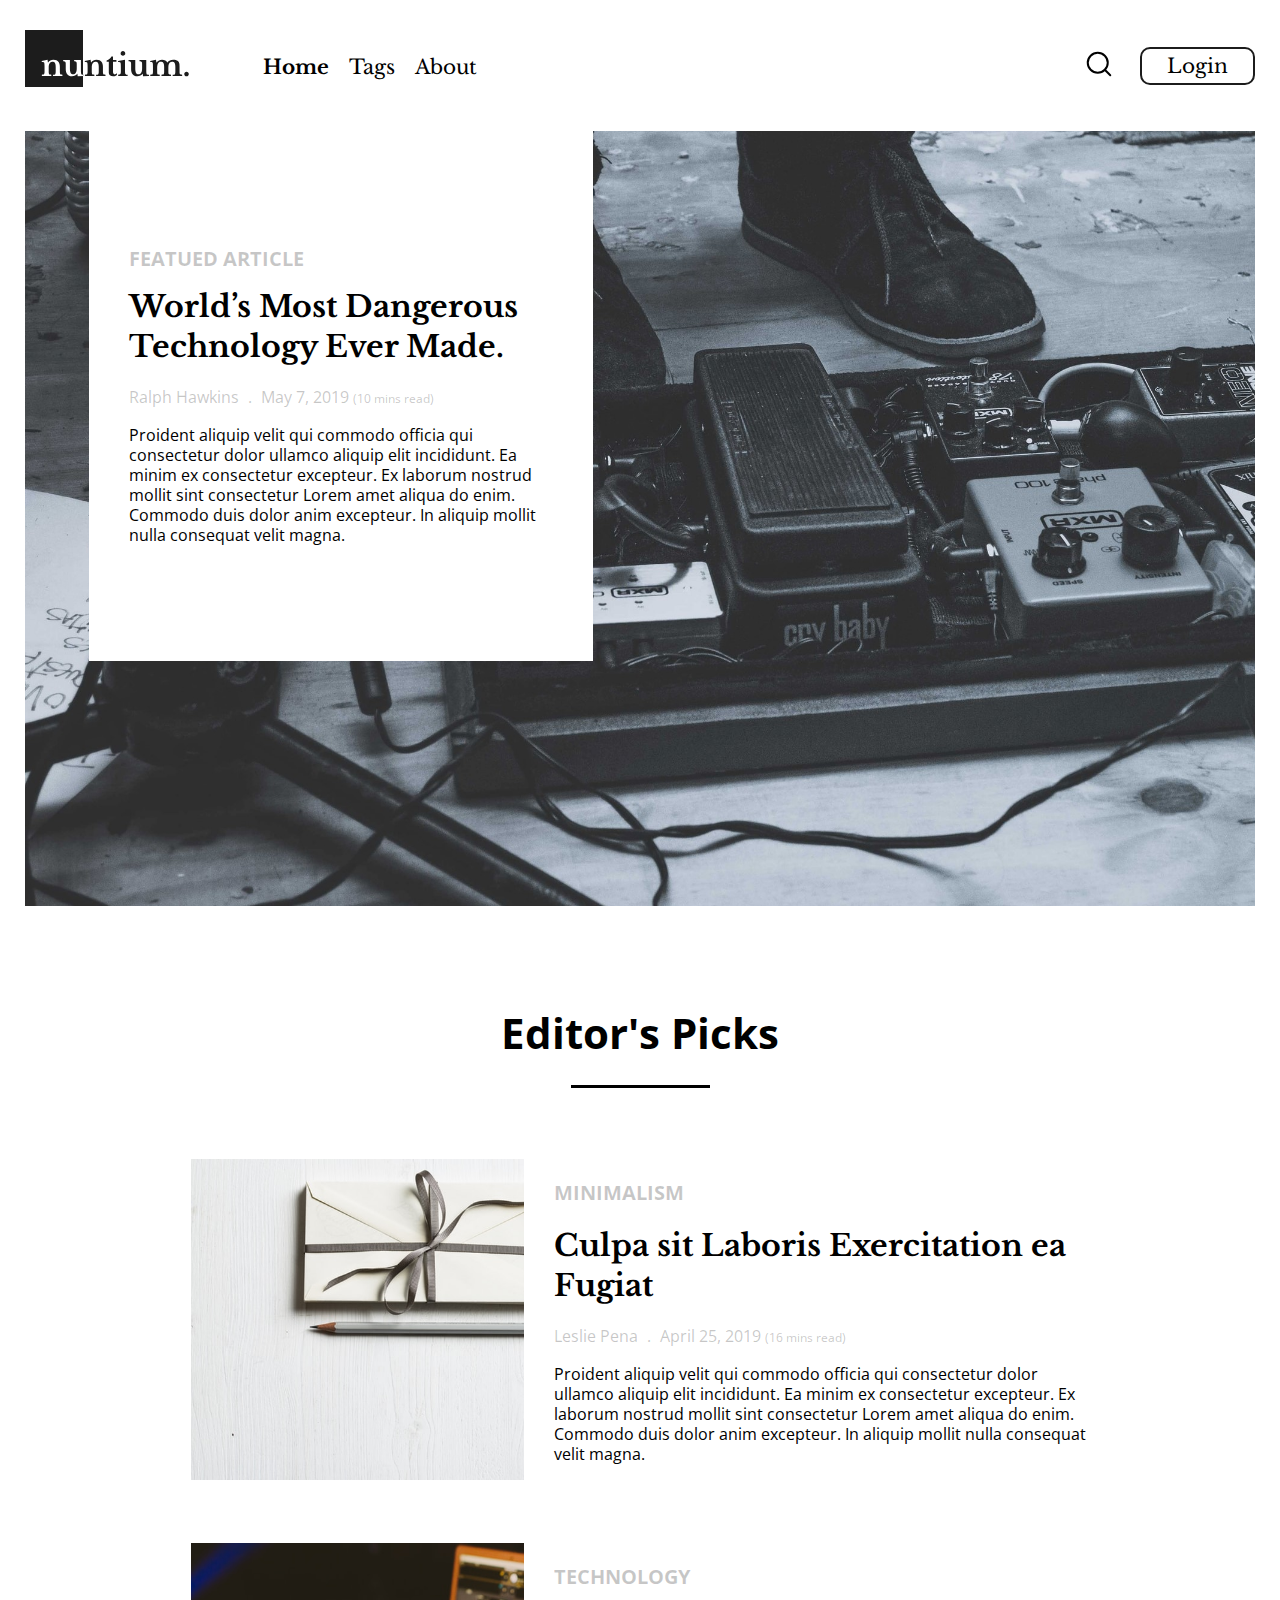
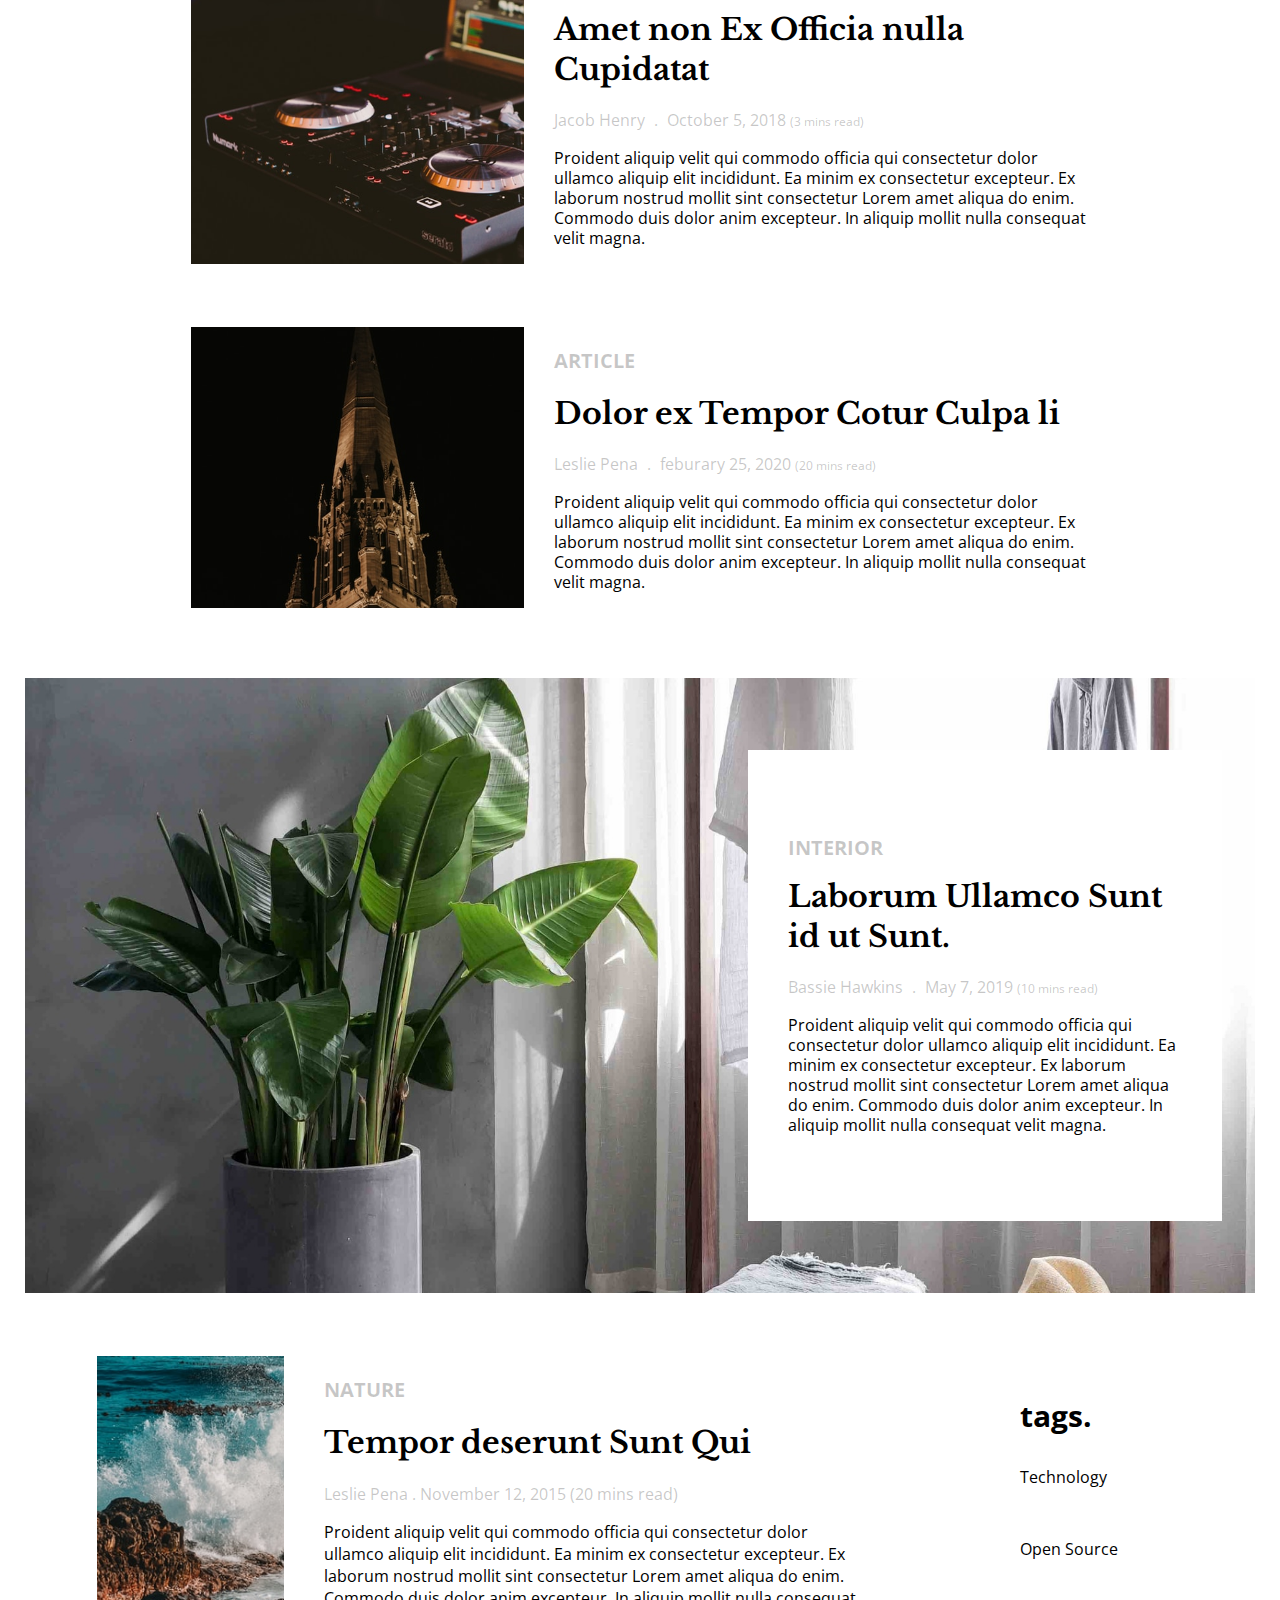
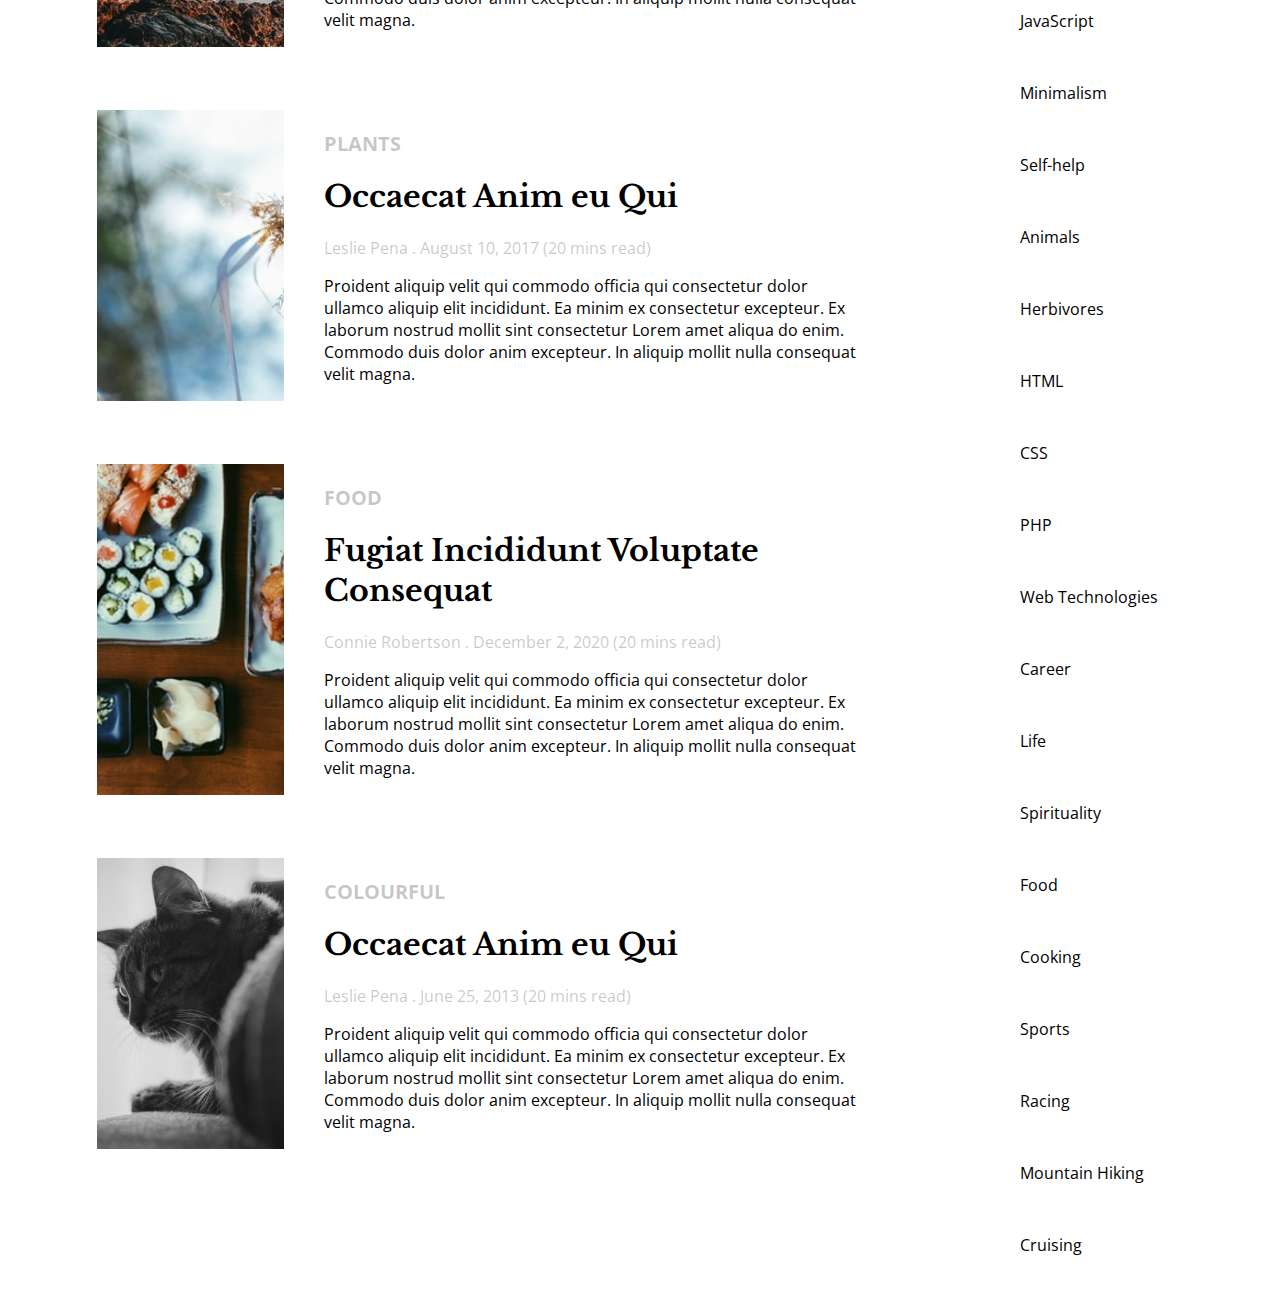
<file: index.html>
<!DOCTYPE html>
<html lang="en">
<head>
    <meta charset="UTF-8">
    <meta name="viewport" content="width=device-width, initial-scale=1.0">
    <link rel="stylesheet" href="style.css">
    <link rel="stylesheet" href="reponsive.css">
    <link rel="preconnect" href="https://fonts.gstatic.com">
    <link href="https://fonts.googleapis.com/css2?family=Libre+Baskerville:ital,wght@0,400;0,700;1,400&family=Open+Sans:wght@300;400&display=swap" rel="stylesheet">
    <title>Nuntium</title>
</head>
<body>
    <nav>
        <div class="left-nav">
            <div class="burger">
                <div class="b-one"></div>
                <div class="b-two"></div>
                <div class="b-three"></div>
            </div>
            <div class="logo"><svg width="178" height="57" viewBox="0 0 178 57" fill="none" xmlns="http://www.w3.org/2000/svg">
                <path d="M23.71 41.11C23.71 41.93 23.73 42.58 23.77 43.06C23.83 43.52 23.94 43.88 24.1 44.14C24.28 44.38 24.54 44.54 24.88 44.62C25.24 44.7 25.72 44.76 26.32 44.8V46H16.87V44.8C17.45 44.76 17.91 44.7 18.25 44.62C18.61 44.54 18.88 44.38 19.06 44.14C19.26 43.9 19.39 43.56 19.45 43.12C19.51 42.68 19.54 42.08 19.54 41.32V37.57C19.54 36.39 19.52 35.44 19.48 34.72C19.44 33.98 19.39 33.48 19.33 33.22C19.27 32.96 19.19 32.75 19.09 32.59C18.99 32.41 18.84 32.28 18.64 32.2C18.44 32.1 18.19 32.04 17.89 32.02C17.59 31.98 17.21 31.96 16.75 31.96V30.94L22.54 29.8L22.93 32.44H23.05C23.71 31.6 24.49 30.95 25.39 30.49C26.29 30.03 27.28 29.8 28.36 29.8C29.64 29.8 30.67 29.98 31.45 30.34C32.25 30.68 32.96 31.26 33.58 32.08C33.92 32.54 34.22 33.14 34.48 33.88C34.74 34.6 34.87 35.6 34.87 36.88V41.11C34.87 41.93 34.89 42.58 34.93 43.06C34.99 43.52 35.1 43.88 35.26 44.14C35.44 44.38 35.7 44.54 36.04 44.62C36.38 44.7 36.84 44.76 37.42 44.8V46H28.03V44.8C28.63 44.78 29.1 44.73 29.44 44.65C29.8 44.55 30.07 44.38 30.25 44.14C30.43 43.9 30.55 43.56 30.61 43.12C30.67 42.66 30.7 42.06 30.7 41.32V37.24C30.7 36.22 30.64 35.36 30.52 34.66C30.4 33.96 30.2 33.4 29.92 32.98C29.66 32.54 29.31 32.23 28.87 32.05C28.43 31.85 27.88 31.75 27.22 31.75C26.58 31.75 26.03 31.93 25.57 32.29C25.11 32.65 24.71 33.15 24.37 33.79C24.19 34.15 24.03 34.62 23.89 35.2C23.77 35.76 23.71 36.35 23.71 36.97V41.11ZM51.7469 35.02C51.7469 34.22 51.7269 33.59 51.6869 33.13C51.6469 32.65 51.5369 32.29 51.3569 32.05C51.1769 31.79 50.9069 31.62 50.5469 31.54C50.2069 31.44 49.7369 31.36 49.1369 31.3V30.1H55.9169V39.19C55.9169 40.41 55.9269 41.37 55.9469 42.07C55.9869 42.75 56.0469 43.26 56.1269 43.6C56.1869 43.86 56.2569 44.07 56.3369 44.23C56.4169 44.37 56.5469 44.49 56.7269 44.59C56.9069 44.67 57.1469 44.73 57.4469 44.77C57.7669 44.79 58.1769 44.8 58.6769 44.8V45.97L52.7069 46.33L52.3769 43.66H52.2569C51.7369 44.5 51.0069 45.15 50.0669 45.61C49.1269 46.07 48.0769 46.3 46.9169 46.3C44.7769 46.3 43.1469 45.54 42.0269 44.02C41.1669 42.86 40.7369 41.21 40.7369 39.07V35.02C40.7369 34.2 40.7169 33.56 40.6769 33.1C40.6369 32.62 40.5269 32.26 40.3469 32.02C40.1869 31.78 39.9369 31.62 39.5969 31.54C39.2569 31.44 38.7869 31.36 38.1869 31.3V30.1H44.9069V38.59C44.9069 40.61 45.1569 42.08 45.6569 43C46.1569 43.9 46.9569 44.35 48.0569 44.35C49.2369 44.35 50.1469 43.81 50.7869 42.73C51.4269 41.69 51.7469 40.16 51.7469 38.14V35.02ZM66.7764 41.11C66.7764 41.93 66.7964 42.58 66.8364 43.06C66.8964 43.52 67.0064 43.88 67.1664 44.14C67.3464 44.38 67.6064 44.54 67.9464 44.62C68.3064 44.7 68.7864 44.76 69.3864 44.8V46H59.9364V44.8C60.5164 44.76 60.9764 44.7 61.3164 44.62C61.6764 44.54 61.9464 44.38 62.1264 44.14C62.3264 43.9 62.4564 43.56 62.5164 43.12C62.5764 42.68 62.6064 42.08 62.6064 41.32V37.57C62.6064 36.39 62.5864 35.44 62.5464 34.72C62.5064 33.98 62.4564 33.48 62.3964 33.22C62.3364 32.96 62.2564 32.75 62.1564 32.59C62.0564 32.41 61.9064 32.28 61.7064 32.2C61.5064 32.1 61.2564 32.04 60.9564 32.02C60.6564 31.98 60.2764 31.96 59.8164 31.96V30.94L65.6064 29.8L65.9964 32.44H66.1164C66.7764 31.6 67.5564 30.95 68.4564 30.49C69.3564 30.03 70.3464 29.8 71.4264 29.8C72.7064 29.8 73.7364 29.98 74.5164 30.34C75.3164 30.68 76.0264 31.26 76.6464 32.08C76.9864 32.54 77.2864 33.14 77.5464 33.88C77.8064 34.6 77.9364 35.6 77.9364 36.88V41.11C77.9364 41.93 77.9564 42.58 77.9964 43.06C78.0564 43.52 78.1664 43.88 78.3264 44.14C78.5064 44.38 78.7664 44.54 79.1064 44.62C79.4464 44.7 79.9064 44.76 80.4864 44.8V46H71.0964V44.8C71.6964 44.78 72.1664 44.73 72.5064 44.65C72.8664 44.55 73.1364 44.38 73.3164 44.14C73.4964 43.9 73.6164 43.56 73.6764 43.12C73.7364 42.66 73.7664 42.06 73.7664 41.32V37.24C73.7664 36.22 73.7064 35.36 73.5864 34.66C73.4664 33.96 73.2664 33.4 72.9864 32.98C72.7264 32.54 72.3764 32.23 71.9364 32.05C71.4964 31.85 70.9464 31.75 70.2864 31.75C69.6464 31.75 69.0964 31.93 68.6364 32.29C68.1764 32.65 67.7764 33.15 67.4364 33.79C67.2564 34.15 67.0964 34.62 66.9564 35.2C66.8364 35.76 66.7764 36.35 66.7764 36.97V41.11ZM81.6133 31.75V30.4C82.8133 30.06 83.8133 29.55 84.6133 28.87C85.4333 28.17 86.0433 27.37 86.4433 26.47H87.9733V30.1H91.4233V31.75H87.9733V40.96C87.9733 42.2 88.1033 43.08 88.3633 43.6C88.6433 44.12 89.1033 44.38 89.7433 44.38C90.5233 44.38 91.1133 44.02 91.5133 43.3L92.1433 44.17C91.5833 45.59 90.2633 46.3 88.1833 46.3C86.8033 46.3 85.7233 45.98 84.9433 45.34C84.1833 44.7 83.8033 43.8 83.8033 42.64V31.75H81.6133ZM100.028 41.08C100.028 41.88 100.058 42.52 100.118 43C100.178 43.48 100.298 43.85 100.478 44.11C100.658 44.37 100.918 44.55 101.258 44.65C101.598 44.73 102.058 44.78 102.638 44.8V46H93.1884V44.8C93.7484 44.78 94.1984 44.72 94.5384 44.62C94.8984 44.5 95.1684 44.32 95.3484 44.08C95.5484 43.82 95.6784 43.47 95.7384 43.03C95.8184 42.57 95.8584 41.99 95.8584 41.29V37.6C95.8584 36.44 95.8384 35.49 95.7984 34.75C95.7584 33.99 95.7084 33.47 95.6484 33.19C95.5484 32.69 95.3184 32.36 94.9584 32.2C94.6184 32.04 93.9884 31.96 93.0684 31.96V30.94L100.028 29.8V41.08ZM95.6184 23.44C95.6184 22.78 95.8384 22.23 96.2784 21.79C96.7384 21.33 97.2884 21.1 97.9284 21.1C98.5884 21.1 99.1384 21.33 99.5784 21.79C100.038 22.23 100.268 22.78 100.268 23.44C100.268 24.08 100.038 24.63 99.5784 25.09C99.1384 25.53 98.5884 25.75 97.9284 25.75C97.2884 25.75 96.7384 25.53 96.2784 25.09C95.8384 24.63 95.6184 24.08 95.6184 23.44ZM117.108 35.02C117.108 34.22 117.088 33.59 117.048 33.13C117.008 32.65 116.898 32.29 116.718 32.05C116.538 31.79 116.268 31.62 115.908 31.54C115.568 31.44 115.098 31.36 114.498 31.3V30.1H121.278V39.19C121.278 40.41 121.288 41.37 121.308 42.07C121.348 42.75 121.408 43.26 121.488 43.6C121.548 43.86 121.618 44.07 121.698 44.23C121.778 44.37 121.908 44.49 122.088 44.59C122.268 44.67 122.508 44.73 122.808 44.77C123.128 44.79 123.538 44.8 124.038 44.8V45.97L118.068 46.33L117.738 43.66H117.618C117.098 44.5 116.368 45.15 115.428 45.61C114.488 46.07 113.438 46.3 112.278 46.3C110.138 46.3 108.508 45.54 107.388 44.02C106.528 42.86 106.098 41.21 106.098 39.07V35.02C106.098 34.2 106.078 33.56 106.038 33.1C105.998 32.62 105.888 32.26 105.708 32.02C105.548 31.78 105.298 31.62 104.958 31.54C104.618 31.44 104.148 31.36 103.548 31.3V30.1H110.268V38.59C110.268 40.61 110.518 42.08 111.018 43C111.518 43.9 112.318 44.35 113.418 44.35C114.598 44.35 115.508 43.81 116.148 42.73C116.788 41.69 117.108 40.16 117.108 38.14V35.02ZM132.168 41.05C132.168 41.89 132.188 42.55 132.228 43.03C132.268 43.51 132.378 43.88 132.558 44.14C132.738 44.38 132.998 44.54 133.338 44.62C133.678 44.7 134.148 44.76 134.748 44.8V46H125.268V44.8C125.868 44.76 126.348 44.7 126.708 44.62C127.068 44.54 127.338 44.38 127.518 44.14C127.698 43.9 127.818 43.56 127.878 43.12C127.938 42.66 127.968 42.05 127.968 41.29V37.57C127.968 36.43 127.948 35.48 127.908 34.72C127.888 33.96 127.838 33.44 127.758 33.16C127.698 32.9 127.618 32.7 127.518 32.56C127.438 32.4 127.298 32.28 127.098 32.2C126.918 32.1 126.678 32.04 126.378 32.02C126.078 31.98 125.688 31.96 125.208 31.96V30.94L130.998 29.8L131.358 32.41H131.538C132.378 31.47 133.218 30.8 134.058 30.4C134.918 30 135.908 29.8 137.028 29.8C138.348 29.8 139.438 30.03 140.298 30.49C141.158 30.95 141.808 31.61 142.248 32.47H142.368C143.088 31.63 143.948 30.98 144.948 30.52C145.948 30.04 147.018 29.8 148.158 29.8C149.358 29.8 150.398 29.95 151.278 30.25C152.178 30.55 152.878 30.98 153.378 31.54C153.778 32 154.068 32.6 154.248 33.34C154.448 34.08 154.548 35.11 154.548 36.43V41.05C154.548 41.87 154.568 42.52 154.608 43C154.668 43.48 154.788 43.85 154.968 44.11C155.148 44.37 155.408 44.54 155.748 44.62C156.088 44.7 156.558 44.76 157.158 44.8V46H147.678V44.8C148.278 44.78 148.748 44.73 149.088 44.65C149.448 44.55 149.718 44.38 149.898 44.14C150.098 43.88 150.218 43.53 150.258 43.09C150.318 42.65 150.348 42.05 150.348 41.29V37.36C150.348 36.32 150.288 35.44 150.168 34.72C150.048 34 149.858 33.42 149.598 32.98C149.338 32.54 148.988 32.23 148.548 32.05C148.128 31.85 147.608 31.75 146.988 31.75C146.288 31.75 145.708 31.92 145.248 32.26C144.808 32.6 144.438 33.04 144.138 33.58C143.618 34.52 143.358 35.69 143.358 37.09V41.05C143.358 41.87 143.378 42.52 143.418 43C143.458 43.48 143.568 43.85 143.748 44.11C143.928 44.37 144.188 44.54 144.528 44.62C144.888 44.7 145.378 44.76 145.998 44.8V46H136.488V44.8C137.088 44.76 137.558 44.7 137.898 44.62C138.258 44.54 138.528 44.38 138.708 44.14C138.908 43.9 139.028 43.56 139.068 43.12C139.128 42.66 139.158 42.05 139.158 41.29V37.36C139.158 36.32 139.098 35.44 138.978 34.72C138.858 34 138.658 33.42 138.378 32.98C138.118 32.54 137.768 32.23 137.328 32.05C136.888 31.85 136.338 31.75 135.678 31.75C135.018 31.75 134.468 31.91 134.028 32.23C133.608 32.55 133.258 32.98 132.978 33.52C132.718 34 132.518 34.55 132.378 35.17C132.238 35.79 132.168 36.43 132.168 37.09V41.05ZM159.241 44.08C159.241 43.44 159.451 42.9 159.871 42.46C160.311 42 160.851 41.77 161.491 41.77C162.151 41.77 162.701 42 163.141 42.46C163.581 42.9 163.801 43.44 163.801 44.08C163.801 44.7 163.581 45.23 163.141 45.67C162.701 46.09 162.151 46.3 161.491 46.3C160.851 46.3 160.311 46.09 159.871 45.67C159.451 45.23 159.241 44.7 159.241 44.08Z" fill="#1C1C1C"/>
                <rect width="58" height="57" fill="#1C1C1C"/>
                <path d="M23.71 41.11C23.71 41.93 23.73 42.58 23.77 43.06C23.83 43.52 23.94 43.88 24.1 44.14C24.28 44.38 24.54 44.54 24.88 44.62C25.24 44.7 25.72 44.76 26.32 44.8V46H16.87V44.8C17.45 44.76 17.91 44.7 18.25 44.62C18.61 44.54 18.88 44.38 19.06 44.14C19.26 43.9 19.39 43.56 19.45 43.12C19.51 42.68 19.54 42.08 19.54 41.32V37.57C19.54 36.39 19.52 35.44 19.48 34.72C19.44 33.98 19.39 33.48 19.33 33.22C19.27 32.96 19.19 32.75 19.09 32.59C18.99 32.41 18.84 32.28 18.64 32.2C18.44 32.1 18.19 32.04 17.89 32.02C17.59 31.98 17.21 31.96 16.75 31.96V30.94L22.54 29.8L22.93 32.44H23.05C23.71 31.6 24.49 30.95 25.39 30.49C26.29 30.03 27.28 29.8 28.36 29.8C29.64 29.8 30.67 29.98 31.45 30.34C32.25 30.68 32.96 31.26 33.58 32.08C33.92 32.54 34.22 33.14 34.48 33.88C34.74 34.6 34.87 35.6 34.87 36.88V41.11C34.87 41.93 34.89 42.58 34.93 43.06C34.99 43.52 35.1 43.88 35.26 44.14C35.44 44.38 35.7 44.54 36.04 44.62C36.38 44.7 36.84 44.76 37.42 44.8V46H28.03V44.8C28.63 44.78 29.1 44.73 29.44 44.65C29.8 44.55 30.07 44.38 30.25 44.14C30.43 43.9 30.55 43.56 30.61 43.12C30.67 42.66 30.7 42.06 30.7 41.32V37.24C30.7 36.22 30.64 35.36 30.52 34.66C30.4 33.96 30.2 33.4 29.92 32.98C29.66 32.54 29.31 32.23 28.87 32.05C28.43 31.85 27.88 31.75 27.22 31.75C26.58 31.75 26.03 31.93 25.57 32.29C25.11 32.65 24.71 33.15 24.37 33.79C24.19 34.15 24.03 34.62 23.89 35.2C23.77 35.76 23.71 36.35 23.71 36.97V41.11ZM51.7469 35.02C51.7469 34.22 51.7269 33.59 51.6869 33.13C51.6469 32.65 51.5369 32.29 51.3569 32.05C51.1769 31.79 50.9069 31.62 50.5469 31.54C50.2069 31.44 49.7369 31.36 49.1369 31.3V30.1H55.9169V39.19C55.9169 40.41 55.9269 41.37 55.9469 42.07C55.9869 42.75 56.0469 43.26 56.1269 43.6C56.1869 43.86 56.2569 44.07 56.3369 44.23C56.4169 44.37 56.5469 44.49 56.7269 44.59C56.9069 44.67 57.1469 44.73 57.4469 44.77C57.7669 44.79 58.1769 44.8 58.6769 44.8V45.97L52.7069 46.33L52.3769 43.66H52.2569C51.7369 44.5 51.0069 45.15 50.0669 45.61C49.1269 46.07 48.0769 46.3 46.9169 46.3C44.7769 46.3 43.1469 45.54 42.0269 44.02C41.1669 42.86 40.7369 41.21 40.7369 39.07V35.02C40.7369 34.2 40.7169 33.56 40.6769 33.1C40.6369 32.62 40.5269 32.26 40.3469 32.02C40.1869 31.78 39.9369 31.62 39.5969 31.54C39.2569 31.44 38.7869 31.36 38.1869 31.3V30.1H44.9069V38.59C44.9069 40.61 45.1569 42.08 45.6569 43C46.1569 43.9 46.9569 44.35 48.0569 44.35C49.2369 44.35 50.1469 43.81 50.7869 42.73C51.4269 41.69 51.7469 40.16 51.7469 38.14V35.02Z" fill="white"/>
                </svg>
            </div>
            <div class="menu">
                <ul>
                    <li class="nav-item"><a href="index.html" class="navlink active">Home</a></li>
                    <li class="nav-item"><a href="tags.html" class="navlink">Tags</a></li>
                    <li class="nav-item"><a href="about.html" class="navlink">About</a></li>
                </ul>
            </div>
        </div>
        <div class="right-nav">
            <div class="search">
                <input type="search">
                <button>
                    <svg width="30" height="30" viewBox="0 0 30 30" fill="none" xmlns="http://www.w3.org/2000/svg">
                      <path d="M13.75 23.75C19.2728 23.75 23.75 19.2728 23.75 13.75C23.75 8.22715 19.2728 3.75 13.75 3.75C8.22715 3.75 3.75 8.22715 3.75 13.75C3.75 19.2728 8.22715 23.75 13.75 23.75Z" stroke="black" stroke-width="2" stroke-linecap="round" stroke-linejoin="round"/>
                      <path d="M26.25 26.25L20.8125 20.8125" stroke="black" stroke-width="2" stroke-linecap="round" stroke-linejoin="round"/>
                    </svg>
                </button>
            </div>
            <div class="login">
                <a href="login.html" class="login-btn">Login</a>
            </div>
        </div>
    </nav>
    <main>
        <div class="hero">
            <a href="article.html">
                <div class="h-content">
                    <h3>Featued Article</h3>
                    <h1>World’s Most Dangerous Technology Ever Made.</h1>
                    <div class="meta"><p>Ralph Hawkins <span>.</span> May 7, 2019 <span class="sm">(10 mins read)</span></p></div>
                    <p>Proident aliquip velit qui commodo officia qui consectetur dolor ullamco aliquip elit incididunt. Ea minim ex consectetur excepteur. Ex laborum nostrud mollit sint consectetur Lorem amet aliqua do enim. Commodo duis dolor anim excepteur. In aliquip mollit nulla consequat velit magna.</p>
                </div> 
            </a>
        </div>
        <div class="picks">
            <div class="p-head">
                <div class="border">
                    <h2>Editor's Picks</h2>
                </div>
            </div>
            <div class="p-list">
                <div class="mini">
                    <div class="m-img"></div>
                    <div class="m-content">
                        <h3>Minimalism</h3>
                        <h1>Culpa sit Laboris Exercitation ea Fugiat</h1>
                        <div class="meta"><p>Leslie Pena <span>.</span> April 25, 2019 <span class="sm">(16 mins read)</span></p></div>
                        <p>Proident aliquip velit qui commodo officia qui consectetur dolor ullamco aliquip elit incididunt. Ea minim ex consectetur excepteur. Ex laborum nostrud mollit sint consectetur Lorem amet aliqua do enim. Commodo duis dolor anim excepteur. In aliquip mollit nulla consequat velit magna.</p>
                    </div>
                </div>
                <div class="mini">
                    <div class="m-img2"></div>
                    <div class="m-content">
                        <h3>Technology</h3>
                        <h1>Amet non Ex Officia nulla Cupidatat</h1>
                        <div class="meta"><p>Jacob Henry <span>.</span> October 5, 2018 <span class="sm">(3 mins read)</span></p></div>
                        <p>Proident aliquip velit qui commodo officia qui consectetur dolor ullamco aliquip elit incididunt. Ea minim ex consectetur excepteur. Ex laborum nostrud mollit sint consectetur Lorem amet aliqua do enim. Commodo duis dolor anim excepteur. In aliquip mollit nulla consequat velit magna.</p>
                    </div>
                </div>
                <div class="mini">
                    <div class="m-img3"></div>
                    <div class="m-content">
                        <h3>Article</h3>
                        <h1>Dolor ex Tempor Cotur Culpa li</h1>
                        <div class="meta"><p>Leslie Pena <span>.</span> feburary 25, 2020 <span class="sm">(20 mins read)</span></p></div>
                        <p>Proident aliquip velit qui commodo officia qui consectetur dolor ullamco aliquip elit incididunt. Ea minim ex consectetur excepteur. Ex laborum nostrud mollit sint consectetur Lorem amet aliqua do enim. Commodo duis dolor anim excepteur. In aliquip mollit nulla consequat velit magna.</p>
                    </div>
                </div>
            </div>
        </div>
        <div class="lower-hero">
            <div class="l-content">
                <h3>Interior</h3>
                <h1>Laborum Ullamco Sunt id ut Sunt.</h1>
                <div class="meta"><p>Bassie Hawkins <span>.</span> May 7, 2019 <span class="sm">(10 mins read)</span></p></div>
                <p>Proident aliquip velit qui commodo officia qui consectetur dolor ullamco aliquip elit incididunt. Ea minim ex consectetur excepteur. Ex laborum nostrud mollit sint consectetur Lorem amet aliqua do enim. Commodo duis dolor anim excepteur. In aliquip mollit nulla consequat velit magna.</p>
            </div>
        </div>
        <div class="last">
            <div class="side">
                <div class="s-mini">
                    <div class="s-img"></div>
                    <div class="s-content">
                        <h3>Nature</h3>
                        <h1>Tempor deserunt Sunt Qui</h1>
                        <div class="meta"><p>Leslie Pena <span>.</span> November 12, 2015 <span class="sm">(20 mins read)</span></p></div>
                        <p>Proident aliquip velit qui commodo officia qui consectetur dolor ullamco aliquip elit incididunt. Ea minim ex consectetur excepteur. Ex laborum nostrud mollit sint consectetur Lorem amet aliqua do enim. Commodo duis dolor anim excepteur. In aliquip mollit nulla consequat velit magna.</p>
                    </div>
                </div>
                <div class="s-mini">
                    <div class="s-img2"></div>
                    <div class="s-content">
                        <h3>Plants</h3>
                        <h1>Occaecat Anim eu Qui</h1>
                        <div class="meta"><p>Leslie Pena <span>.</span> August 10, 2017 <span class="sm">(20 mins read)</span></p></div>
                        <p>Proident aliquip velit qui commodo officia qui consectetur dolor ullamco aliquip elit incididunt. Ea minim ex consectetur excepteur. Ex laborum nostrud mollit sint consectetur Lorem amet aliqua do enim. Commodo duis dolor anim excepteur. In aliquip mollit nulla consequat velit magna.</p>
                    </div>
                </div>
                <div class="s-mini">
                    <div class="s-img3"></div>
                    <div class="s-content">
                        <h3>Food</h3>
                        <h1>Fugiat Incididunt Voluptate Consequat</h1>
                        <div class="meta"><p>Connie Robertson <span>.</span> December 2, 2020 <span class="sm">(20 mins read)</span></p></div>
                        <p>Proident aliquip velit qui commodo officia qui consectetur dolor ullamco aliquip elit incididunt. Ea minim ex consectetur excepteur. Ex laborum nostrud mollit sint consectetur Lorem amet aliqua do enim. Commodo duis dolor anim excepteur. In aliquip mollit nulla consequat velit magna.</p>
                    </div>
                </div>
                <div class="s-mini">
                    <div class="s-img4"></div>
                    <div class="s-content">
                        <h3>Colourful</h3>
                        <h1>Occaecat Anim eu Qui</h1>
                        <div class="meta"><p>Leslie Pena <span>.</span> June 25, 2013 <span class="sm">(20 mins read)</span></p></div>
                        <p>Proident aliquip velit qui commodo officia qui consectetur dolor ullamco aliquip elit incididunt. Ea minim ex consectetur excepteur. Ex laborum nostrud mollit sint consectetur Lorem amet aliqua do enim. Commodo duis dolor anim excepteur. In aliquip mollit nulla consequat velit magna.</p>
                    </div>
                </div>
            </div>
            <div class="l-tags">
                <h3>tags.</h3>
                <ul>
                    <li>Technology</li>
                    <li>Open Source</li>
                    <li>JavaScript</li>
                    <li>Minimalism</li>
                    <li>Self-help</li>
                    <li>Animals</li>
                    <li>Herbivores</li>
                    <li>HTML</li>
                    <li>CSS</li>
                    <li>PHP</li>
                    <li>Web Technologies</li>
                    <li>Career</li>
                    <li>Life</li>
                    <li>Spirituality</li>
                    <li>Food</li>
                    <li>Cooking</li>
                    <li>Sports</li>
                    <li>Racing</li>
                    <li>Mountain Hiking</li>
                    <li>Cruising</li>
                </ul>
            </div>
        </div>
    </main>
    <script src="app.js"></script>
</body>
</html>
</file>
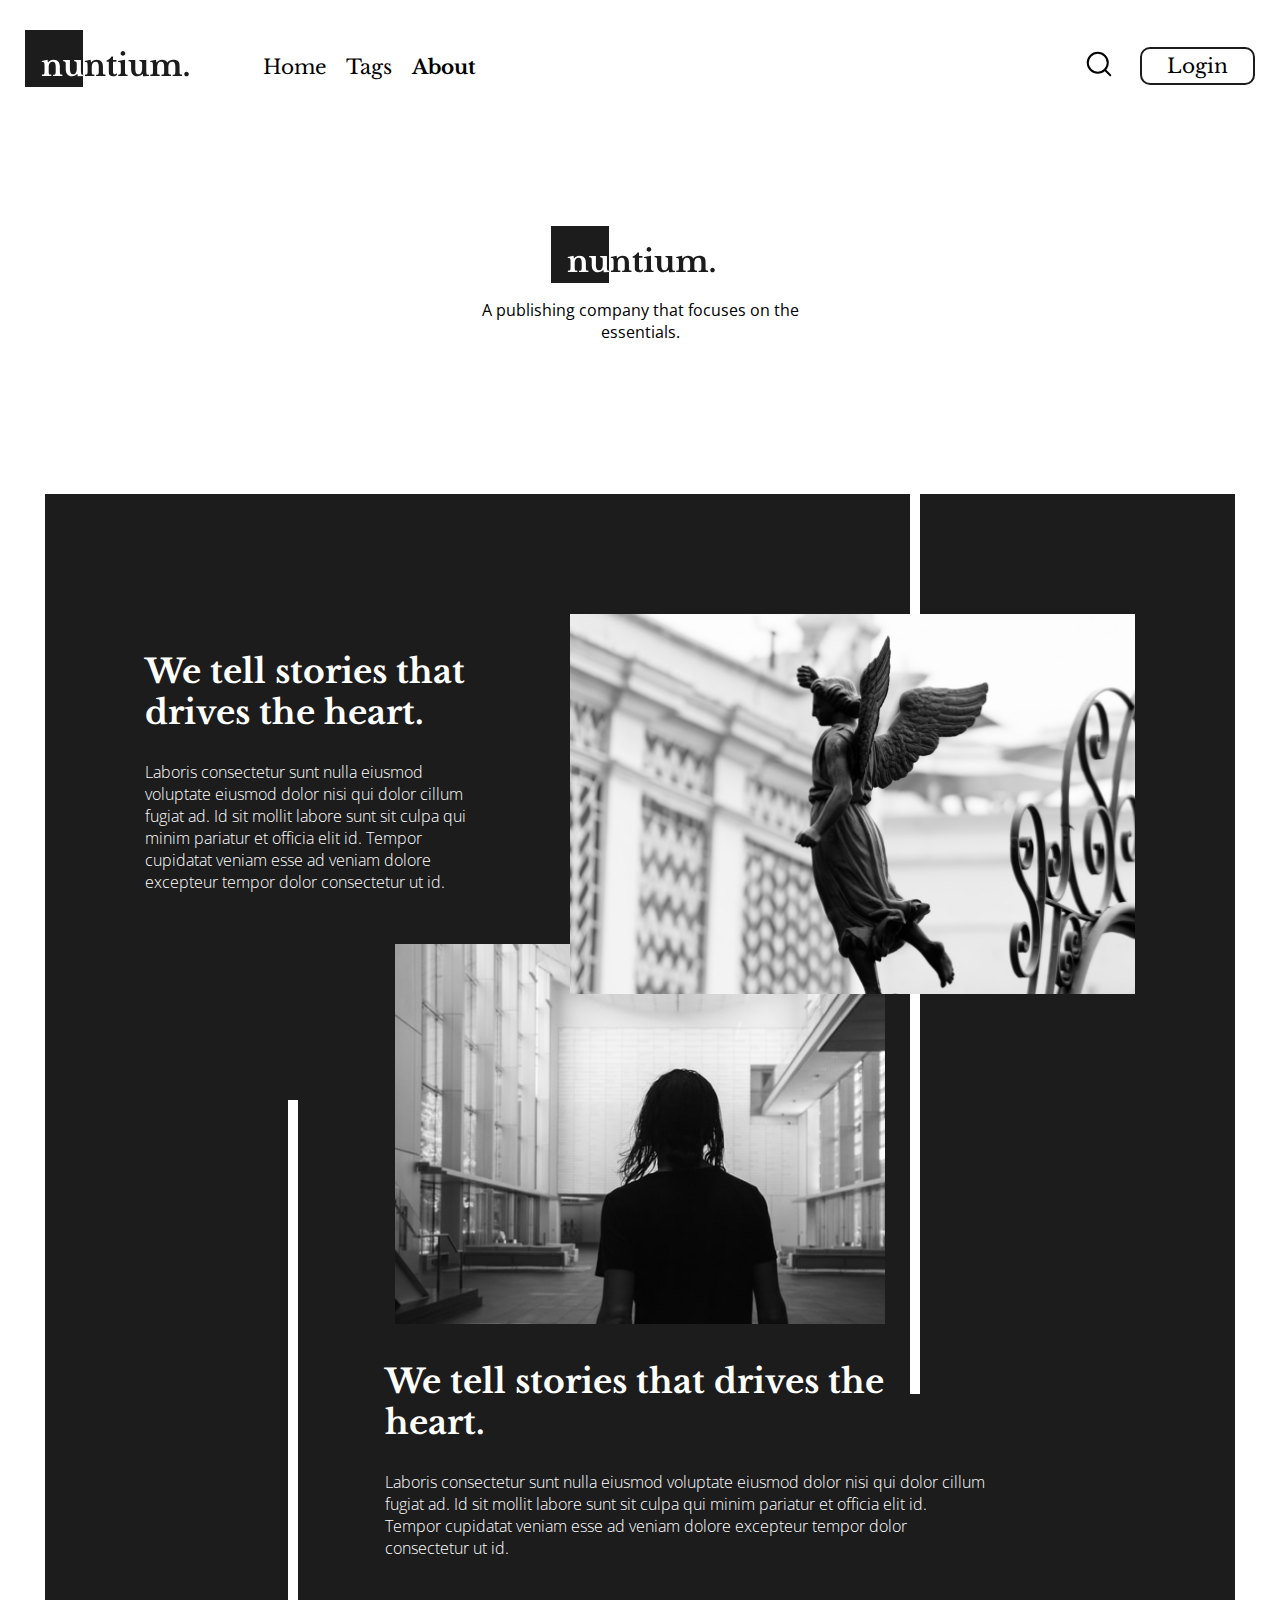
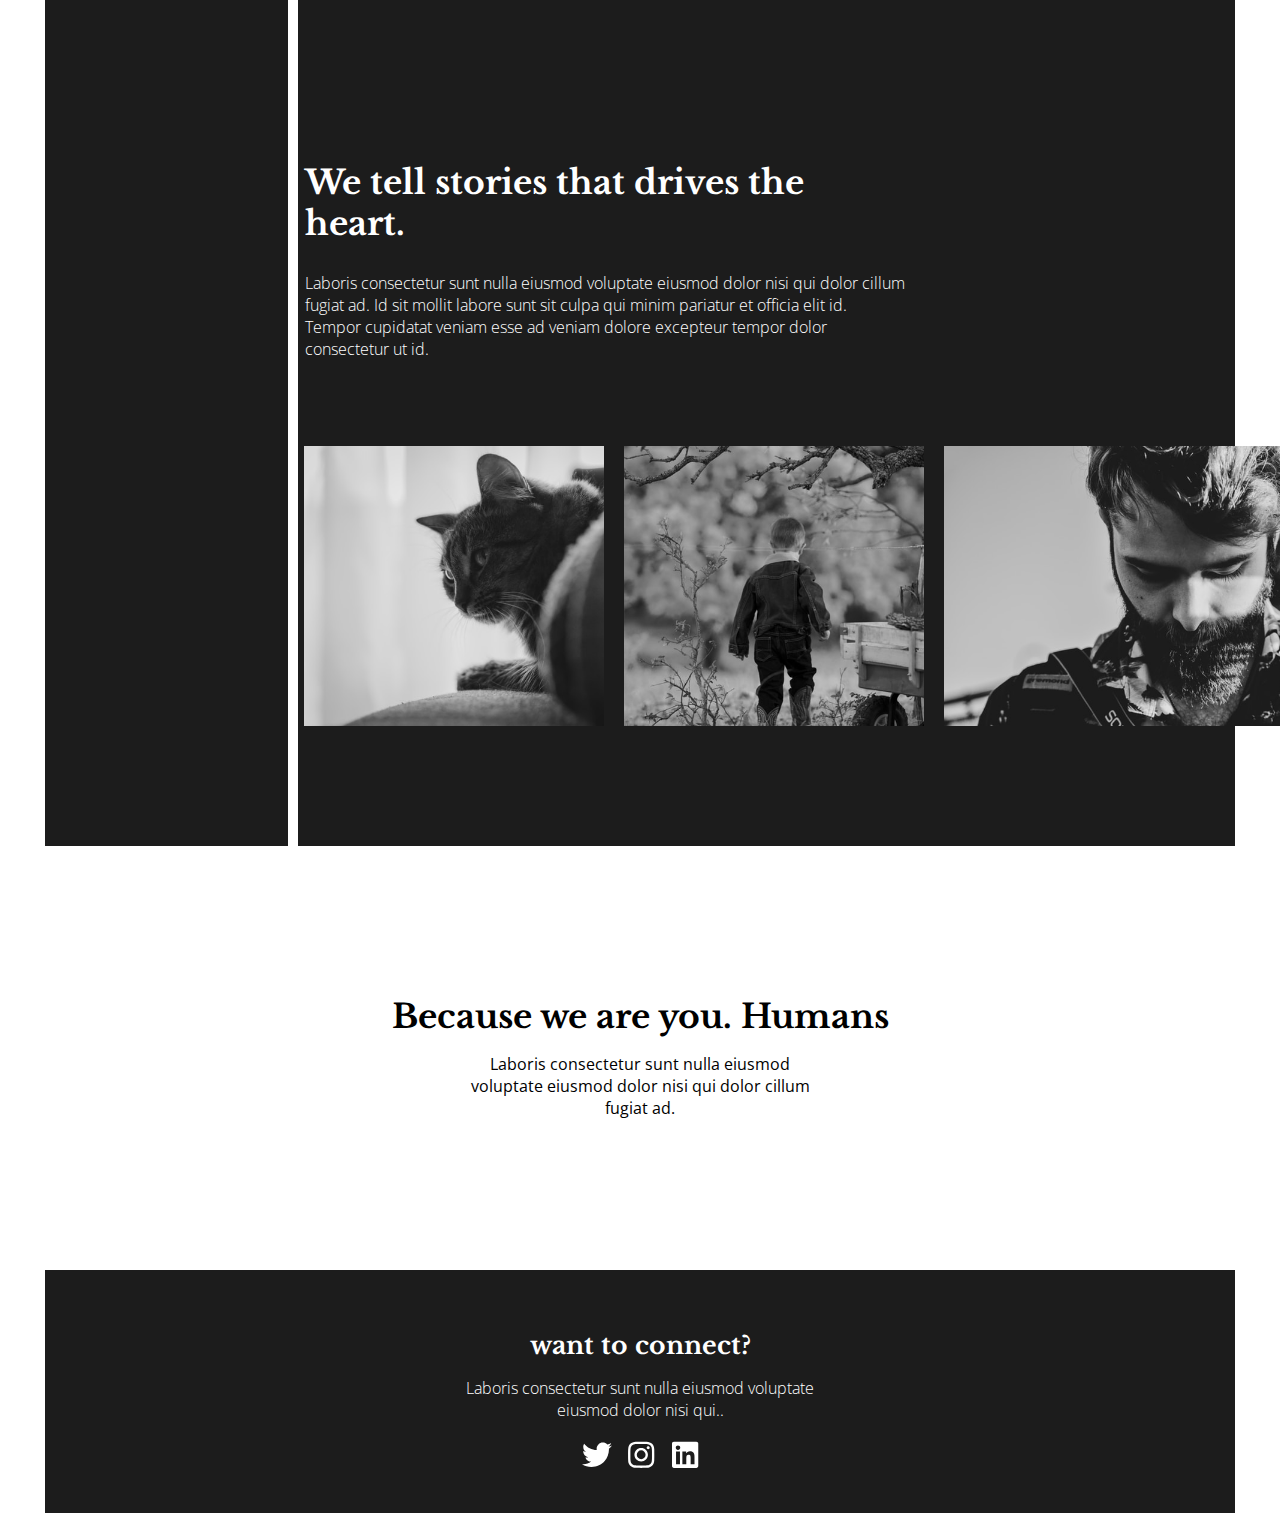
<file: about.html>
<!DOCTYPE html>
<html lang="en">
    <head>
        <meta charset="UTF-8">
        <meta name="viewport" content="width=device-width, initial-scale=1.0">
        <link rel="stylesheet" href="style.css">
        <link rel="stylesheet" href="reponsive.css">
        <link rel="preconnect" href="https://fonts.gstatic.com">
        <link href="https://fonts.googleapis.com/css2?family=Libre+Baskerville:ital,wght@0,400;0,700;1,400&family=Open+Sans:wght@300;400&display=swap" rel="stylesheet">
        <title>Nuntium</title>
    </head>
    <body>
        <nav>
            <div class="left-nav">
                <div class="burger">
                    <div class="b-one"></div>
                    <div class="b-two"></div>
                    <div class="b-three"></div>
                </div>
                <div class="logo"><svg width="178" height="57" viewBox="0 0 178 57" fill="none" xmlns="http://www.w3.org/2000/svg">
                    <path d="M23.71 41.11C23.71 41.93 23.73 42.58 23.77 43.06C23.83 43.52 23.94 43.88 24.1 44.14C24.28 44.38 24.54 44.54 24.88 44.62C25.24 44.7 25.72 44.76 26.32 44.8V46H16.87V44.8C17.45 44.76 17.91 44.7 18.25 44.62C18.61 44.54 18.88 44.38 19.06 44.14C19.26 43.9 19.39 43.56 19.45 43.12C19.51 42.68 19.54 42.08 19.54 41.32V37.57C19.54 36.39 19.52 35.44 19.48 34.72C19.44 33.98 19.39 33.48 19.33 33.22C19.27 32.96 19.19 32.75 19.09 32.59C18.99 32.41 18.84 32.28 18.64 32.2C18.44 32.1 18.19 32.04 17.89 32.02C17.59 31.98 17.21 31.96 16.75 31.96V30.94L22.54 29.8L22.93 32.44H23.05C23.71 31.6 24.49 30.95 25.39 30.49C26.29 30.03 27.28 29.8 28.36 29.8C29.64 29.8 30.67 29.98 31.45 30.34C32.25 30.68 32.96 31.26 33.58 32.08C33.92 32.54 34.22 33.14 34.48 33.88C34.74 34.6 34.87 35.6 34.87 36.88V41.11C34.87 41.93 34.89 42.58 34.93 43.06C34.99 43.52 35.1 43.88 35.26 44.14C35.44 44.38 35.7 44.54 36.04 44.62C36.38 44.7 36.84 44.76 37.42 44.8V46H28.03V44.8C28.63 44.78 29.1 44.73 29.44 44.65C29.8 44.55 30.07 44.38 30.25 44.14C30.43 43.9 30.55 43.56 30.61 43.12C30.67 42.66 30.7 42.06 30.7 41.32V37.24C30.7 36.22 30.64 35.36 30.52 34.66C30.4 33.96 30.2 33.4 29.92 32.98C29.66 32.54 29.31 32.23 28.87 32.05C28.43 31.85 27.88 31.75 27.22 31.75C26.58 31.75 26.03 31.93 25.57 32.29C25.11 32.65 24.71 33.15 24.37 33.79C24.19 34.15 24.03 34.62 23.89 35.2C23.77 35.76 23.71 36.35 23.71 36.97V41.11ZM51.7469 35.02C51.7469 34.22 51.7269 33.59 51.6869 33.13C51.6469 32.65 51.5369 32.29 51.3569 32.05C51.1769 31.79 50.9069 31.62 50.5469 31.54C50.2069 31.44 49.7369 31.36 49.1369 31.3V30.1H55.9169V39.19C55.9169 40.41 55.9269 41.37 55.9469 42.07C55.9869 42.75 56.0469 43.26 56.1269 43.6C56.1869 43.86 56.2569 44.07 56.3369 44.23C56.4169 44.37 56.5469 44.49 56.7269 44.59C56.9069 44.67 57.1469 44.73 57.4469 44.77C57.7669 44.79 58.1769 44.8 58.6769 44.8V45.97L52.7069 46.33L52.3769 43.66H52.2569C51.7369 44.5 51.0069 45.15 50.0669 45.61C49.1269 46.07 48.0769 46.3 46.9169 46.3C44.7769 46.3 43.1469 45.54 42.0269 44.02C41.1669 42.86 40.7369 41.21 40.7369 39.07V35.02C40.7369 34.2 40.7169 33.56 40.6769 33.1C40.6369 32.62 40.5269 32.26 40.3469 32.02C40.1869 31.78 39.9369 31.62 39.5969 31.54C39.2569 31.44 38.7869 31.36 38.1869 31.3V30.1H44.9069V38.59C44.9069 40.61 45.1569 42.08 45.6569 43C46.1569 43.9 46.9569 44.35 48.0569 44.35C49.2369 44.35 50.1469 43.81 50.7869 42.73C51.4269 41.69 51.7469 40.16 51.7469 38.14V35.02ZM66.7764 41.11C66.7764 41.93 66.7964 42.58 66.8364 43.06C66.8964 43.52 67.0064 43.88 67.1664 44.14C67.3464 44.38 67.6064 44.54 67.9464 44.62C68.3064 44.7 68.7864 44.76 69.3864 44.8V46H59.9364V44.8C60.5164 44.76 60.9764 44.7 61.3164 44.62C61.6764 44.54 61.9464 44.38 62.1264 44.14C62.3264 43.9 62.4564 43.56 62.5164 43.12C62.5764 42.68 62.6064 42.08 62.6064 41.32V37.57C62.6064 36.39 62.5864 35.44 62.5464 34.72C62.5064 33.98 62.4564 33.48 62.3964 33.22C62.3364 32.96 62.2564 32.75 62.1564 32.59C62.0564 32.41 61.9064 32.28 61.7064 32.2C61.5064 32.1 61.2564 32.04 60.9564 32.02C60.6564 31.98 60.2764 31.96 59.8164 31.96V30.94L65.6064 29.8L65.9964 32.44H66.1164C66.7764 31.6 67.5564 30.95 68.4564 30.49C69.3564 30.03 70.3464 29.8 71.4264 29.8C72.7064 29.8 73.7364 29.98 74.5164 30.34C75.3164 30.68 76.0264 31.26 76.6464 32.08C76.9864 32.54 77.2864 33.14 77.5464 33.88C77.8064 34.6 77.9364 35.6 77.9364 36.88V41.11C77.9364 41.93 77.9564 42.58 77.9964 43.06C78.0564 43.52 78.1664 43.88 78.3264 44.14C78.5064 44.38 78.7664 44.54 79.1064 44.62C79.4464 44.7 79.9064 44.76 80.4864 44.8V46H71.0964V44.8C71.6964 44.78 72.1664 44.73 72.5064 44.65C72.8664 44.55 73.1364 44.38 73.3164 44.14C73.4964 43.9 73.6164 43.56 73.6764 43.12C73.7364 42.66 73.7664 42.06 73.7664 41.32V37.24C73.7664 36.22 73.7064 35.36 73.5864 34.66C73.4664 33.96 73.2664 33.4 72.9864 32.98C72.7264 32.54 72.3764 32.23 71.9364 32.05C71.4964 31.85 70.9464 31.75 70.2864 31.75C69.6464 31.75 69.0964 31.93 68.6364 32.29C68.1764 32.65 67.7764 33.15 67.4364 33.79C67.2564 34.15 67.0964 34.62 66.9564 35.2C66.8364 35.76 66.7764 36.35 66.7764 36.97V41.11ZM81.6133 31.75V30.4C82.8133 30.06 83.8133 29.55 84.6133 28.87C85.4333 28.17 86.0433 27.37 86.4433 26.47H87.9733V30.1H91.4233V31.75H87.9733V40.96C87.9733 42.2 88.1033 43.08 88.3633 43.6C88.6433 44.12 89.1033 44.38 89.7433 44.38C90.5233 44.38 91.1133 44.02 91.5133 43.3L92.1433 44.17C91.5833 45.59 90.2633 46.3 88.1833 46.3C86.8033 46.3 85.7233 45.98 84.9433 45.34C84.1833 44.7 83.8033 43.8 83.8033 42.64V31.75H81.6133ZM100.028 41.08C100.028 41.88 100.058 42.52 100.118 43C100.178 43.48 100.298 43.85 100.478 44.11C100.658 44.37 100.918 44.55 101.258 44.65C101.598 44.73 102.058 44.78 102.638 44.8V46H93.1884V44.8C93.7484 44.78 94.1984 44.72 94.5384 44.62C94.8984 44.5 95.1684 44.32 95.3484 44.08C95.5484 43.82 95.6784 43.47 95.7384 43.03C95.8184 42.57 95.8584 41.99 95.8584 41.29V37.6C95.8584 36.44 95.8384 35.49 95.7984 34.75C95.7584 33.99 95.7084 33.47 95.6484 33.19C95.5484 32.69 95.3184 32.36 94.9584 32.2C94.6184 32.04 93.9884 31.96 93.0684 31.96V30.94L100.028 29.8V41.08ZM95.6184 23.44C95.6184 22.78 95.8384 22.23 96.2784 21.79C96.7384 21.33 97.2884 21.1 97.9284 21.1C98.5884 21.1 99.1384 21.33 99.5784 21.79C100.038 22.23 100.268 22.78 100.268 23.44C100.268 24.08 100.038 24.63 99.5784 25.09C99.1384 25.53 98.5884 25.75 97.9284 25.75C97.2884 25.75 96.7384 25.53 96.2784 25.09C95.8384 24.63 95.6184 24.08 95.6184 23.44ZM117.108 35.02C117.108 34.22 117.088 33.59 117.048 33.13C117.008 32.65 116.898 32.29 116.718 32.05C116.538 31.79 116.268 31.62 115.908 31.54C115.568 31.44 115.098 31.36 114.498 31.3V30.1H121.278V39.19C121.278 40.41 121.288 41.37 121.308 42.07C121.348 42.75 121.408 43.26 121.488 43.6C121.548 43.86 121.618 44.07 121.698 44.23C121.778 44.37 121.908 44.49 122.088 44.59C122.268 44.67 122.508 44.73 122.808 44.77C123.128 44.79 123.538 44.8 124.038 44.8V45.97L118.068 46.33L117.738 43.66H117.618C117.098 44.5 116.368 45.15 115.428 45.61C114.488 46.07 113.438 46.3 112.278 46.3C110.138 46.3 108.508 45.54 107.388 44.02C106.528 42.86 106.098 41.21 106.098 39.07V35.02C106.098 34.2 106.078 33.56 106.038 33.1C105.998 32.62 105.888 32.26 105.708 32.02C105.548 31.78 105.298 31.62 104.958 31.54C104.618 31.44 104.148 31.36 103.548 31.3V30.1H110.268V38.59C110.268 40.61 110.518 42.08 111.018 43C111.518 43.9 112.318 44.35 113.418 44.35C114.598 44.35 115.508 43.81 116.148 42.73C116.788 41.69 117.108 40.16 117.108 38.14V35.02ZM132.168 41.05C132.168 41.89 132.188 42.55 132.228 43.03C132.268 43.51 132.378 43.88 132.558 44.14C132.738 44.38 132.998 44.54 133.338 44.62C133.678 44.7 134.148 44.76 134.748 44.8V46H125.268V44.8C125.868 44.76 126.348 44.7 126.708 44.62C127.068 44.54 127.338 44.38 127.518 44.14C127.698 43.9 127.818 43.56 127.878 43.12C127.938 42.66 127.968 42.05 127.968 41.29V37.57C127.968 36.43 127.948 35.48 127.908 34.72C127.888 33.96 127.838 33.44 127.758 33.16C127.698 32.9 127.618 32.7 127.518 32.56C127.438 32.4 127.298 32.28 127.098 32.2C126.918 32.1 126.678 32.04 126.378 32.02C126.078 31.98 125.688 31.96 125.208 31.96V30.94L130.998 29.8L131.358 32.41H131.538C132.378 31.47 133.218 30.8 134.058 30.4C134.918 30 135.908 29.8 137.028 29.8C138.348 29.8 139.438 30.03 140.298 30.49C141.158 30.95 141.808 31.61 142.248 32.47H142.368C143.088 31.63 143.948 30.98 144.948 30.52C145.948 30.04 147.018 29.8 148.158 29.8C149.358 29.8 150.398 29.95 151.278 30.25C152.178 30.55 152.878 30.98 153.378 31.54C153.778 32 154.068 32.6 154.248 33.34C154.448 34.08 154.548 35.11 154.548 36.43V41.05C154.548 41.87 154.568 42.52 154.608 43C154.668 43.48 154.788 43.85 154.968 44.11C155.148 44.37 155.408 44.54 155.748 44.62C156.088 44.7 156.558 44.76 157.158 44.8V46H147.678V44.8C148.278 44.78 148.748 44.73 149.088 44.65C149.448 44.55 149.718 44.38 149.898 44.14C150.098 43.88 150.218 43.53 150.258 43.09C150.318 42.65 150.348 42.05 150.348 41.29V37.36C150.348 36.32 150.288 35.44 150.168 34.72C150.048 34 149.858 33.42 149.598 32.98C149.338 32.54 148.988 32.23 148.548 32.05C148.128 31.85 147.608 31.75 146.988 31.75C146.288 31.75 145.708 31.92 145.248 32.26C144.808 32.6 144.438 33.04 144.138 33.58C143.618 34.52 143.358 35.69 143.358 37.09V41.05C143.358 41.87 143.378 42.52 143.418 43C143.458 43.48 143.568 43.85 143.748 44.11C143.928 44.37 144.188 44.54 144.528 44.62C144.888 44.7 145.378 44.76 145.998 44.8V46H136.488V44.8C137.088 44.76 137.558 44.7 137.898 44.62C138.258 44.54 138.528 44.38 138.708 44.14C138.908 43.9 139.028 43.56 139.068 43.12C139.128 42.66 139.158 42.05 139.158 41.29V37.36C139.158 36.32 139.098 35.44 138.978 34.72C138.858 34 138.658 33.42 138.378 32.98C138.118 32.54 137.768 32.23 137.328 32.05C136.888 31.85 136.338 31.75 135.678 31.75C135.018 31.75 134.468 31.91 134.028 32.23C133.608 32.55 133.258 32.98 132.978 33.52C132.718 34 132.518 34.55 132.378 35.17C132.238 35.79 132.168 36.43 132.168 37.09V41.05ZM159.241 44.08C159.241 43.44 159.451 42.9 159.871 42.46C160.311 42 160.851 41.77 161.491 41.77C162.151 41.77 162.701 42 163.141 42.46C163.581 42.9 163.801 43.44 163.801 44.08C163.801 44.7 163.581 45.23 163.141 45.67C162.701 46.09 162.151 46.3 161.491 46.3C160.851 46.3 160.311 46.09 159.871 45.67C159.451 45.23 159.241 44.7 159.241 44.08Z" fill="#1C1C1C"/>
                    <rect width="58" height="57" fill="#1C1C1C"/>
                    <path d="M23.71 41.11C23.71 41.93 23.73 42.58 23.77 43.06C23.83 43.52 23.94 43.88 24.1 44.14C24.28 44.38 24.54 44.54 24.88 44.62C25.24 44.7 25.72 44.76 26.32 44.8V46H16.87V44.8C17.45 44.76 17.91 44.7 18.25 44.62C18.61 44.54 18.88 44.38 19.06 44.14C19.26 43.9 19.39 43.56 19.45 43.12C19.51 42.68 19.54 42.08 19.54 41.32V37.57C19.54 36.39 19.52 35.44 19.48 34.72C19.44 33.98 19.39 33.48 19.33 33.22C19.27 32.96 19.19 32.75 19.09 32.59C18.99 32.41 18.84 32.28 18.64 32.2C18.44 32.1 18.19 32.04 17.89 32.02C17.59 31.98 17.21 31.96 16.75 31.96V30.94L22.54 29.8L22.93 32.44H23.05C23.71 31.6 24.49 30.95 25.39 30.49C26.29 30.03 27.28 29.8 28.36 29.8C29.64 29.8 30.67 29.98 31.45 30.34C32.25 30.68 32.96 31.26 33.58 32.08C33.92 32.54 34.22 33.14 34.48 33.88C34.74 34.6 34.87 35.6 34.87 36.88V41.11C34.87 41.93 34.89 42.58 34.93 43.06C34.99 43.52 35.1 43.88 35.26 44.14C35.44 44.38 35.7 44.54 36.04 44.62C36.38 44.7 36.84 44.76 37.42 44.8V46H28.03V44.8C28.63 44.78 29.1 44.73 29.44 44.65C29.8 44.55 30.07 44.38 30.25 44.14C30.43 43.9 30.55 43.56 30.61 43.12C30.67 42.66 30.7 42.06 30.7 41.32V37.24C30.7 36.22 30.64 35.36 30.52 34.66C30.4 33.96 30.2 33.4 29.92 32.98C29.66 32.54 29.31 32.23 28.87 32.05C28.43 31.85 27.88 31.75 27.22 31.75C26.58 31.75 26.03 31.93 25.57 32.29C25.11 32.65 24.71 33.15 24.37 33.79C24.19 34.15 24.03 34.62 23.89 35.2C23.77 35.76 23.71 36.35 23.71 36.97V41.11ZM51.7469 35.02C51.7469 34.22 51.7269 33.59 51.6869 33.13C51.6469 32.65 51.5369 32.29 51.3569 32.05C51.1769 31.79 50.9069 31.62 50.5469 31.54C50.2069 31.44 49.7369 31.36 49.1369 31.3V30.1H55.9169V39.19C55.9169 40.41 55.9269 41.37 55.9469 42.07C55.9869 42.75 56.0469 43.26 56.1269 43.6C56.1869 43.86 56.2569 44.07 56.3369 44.23C56.4169 44.37 56.5469 44.49 56.7269 44.59C56.9069 44.67 57.1469 44.73 57.4469 44.77C57.7669 44.79 58.1769 44.8 58.6769 44.8V45.97L52.7069 46.33L52.3769 43.66H52.2569C51.7369 44.5 51.0069 45.15 50.0669 45.61C49.1269 46.07 48.0769 46.3 46.9169 46.3C44.7769 46.3 43.1469 45.54 42.0269 44.02C41.1669 42.86 40.7369 41.21 40.7369 39.07V35.02C40.7369 34.2 40.7169 33.56 40.6769 33.1C40.6369 32.62 40.5269 32.26 40.3469 32.02C40.1869 31.78 39.9369 31.62 39.5969 31.54C39.2569 31.44 38.7869 31.36 38.1869 31.3V30.1H44.9069V38.59C44.9069 40.61 45.1569 42.08 45.6569 43C46.1569 43.9 46.9569 44.35 48.0569 44.35C49.2369 44.35 50.1469 43.81 50.7869 42.73C51.4269 41.69 51.7469 40.16 51.7469 38.14V35.02Z" fill="white"/>
                    </svg>
                </div>
                <div class="menu">
                    <ul>
                        <li class="nav-item"><a href="index.html" class="navlink">Home</a></li>
                        <li class="nav-item"><a href="tags.html" class="navlink">Tags</a></li>
                        <li class="nav-item"><a href="" class="navlink active">About</a></li>
                    </ul>
                </div>
            </div>
            <div class="right-nav">
                <div class="search">
                    <input type="search">
                    <button>
                        <svg width="30" height="30" viewBox="0 0 30 30" fill="none" xmlns="http://www.w3.org/2000/svg">
                          <path d="M13.75 23.75C19.2728 23.75 23.75 19.2728 23.75 13.75C23.75 8.22715 19.2728 3.75 13.75 3.75C8.22715 3.75 3.75 8.22715 3.75 13.75C3.75 19.2728 8.22715 23.75 13.75 23.75Z" stroke="black" stroke-width="2" stroke-linecap="round" stroke-linejoin="round"/>
                          <path d="M26.25 26.25L20.8125 20.8125" stroke="black" stroke-width="2" stroke-linecap="round" stroke-linejoin="round"/>
                        </svg>
                    </button>
                </div>
                <div class="login">
                    <a href="login.html" class="login-btn">Login</a>
                </div>
            </div>
        </nav>
    </body>
    <main>
        <div class="container">
            <div class="c_head">
                <div class="b-cont">
                    <svg width="178" height="57" viewBox="0 0 178 57" fill="none" xmlns="http://www.w3.org/2000/svg">
                        <path d="M23.71 41.11C23.71 41.93 23.73 42.58 23.77 43.06C23.83 43.52 23.94 43.88 24.1 44.14C24.28 44.38 24.54 44.54 24.88 44.62C25.24 44.7 25.72 44.76 26.32 44.8V46H16.87V44.8C17.45 44.76 17.91 44.7 18.25 44.62C18.61 44.54 18.88 44.38 19.06 44.14C19.26 43.9 19.39 43.56 19.45 43.12C19.51 42.68 19.54 42.08 19.54 41.32V37.57C19.54 36.39 19.52 35.44 19.48 34.72C19.44 33.98 19.39 33.48 19.33 33.22C19.27 32.96 19.19 32.75 19.09 32.59C18.99 32.41 18.84 32.28 18.64 32.2C18.44 32.1 18.19 32.04 17.89 32.02C17.59 31.98 17.21 31.96 16.75 31.96V30.94L22.54 29.8L22.93 32.44H23.05C23.71 31.6 24.49 30.95 25.39 30.49C26.29 30.03 27.28 29.8 28.36 29.8C29.64 29.8 30.67 29.98 31.45 30.34C32.25 30.68 32.96 31.26 33.58 32.08C33.92 32.54 34.22 33.14 34.48 33.88C34.74 34.6 34.87 35.6 34.87 36.88V41.11C34.87 41.93 34.89 42.58 34.93 43.06C34.99 43.52 35.1 43.88 35.26 44.14C35.44 44.38 35.7 44.54 36.04 44.62C36.38 44.7 36.84 44.76 37.42 44.8V46H28.03V44.8C28.63 44.78 29.1 44.73 29.44 44.65C29.8 44.55 30.07 44.38 30.25 44.14C30.43 43.9 30.55 43.56 30.61 43.12C30.67 42.66 30.7 42.06 30.7 41.32V37.24C30.7 36.22 30.64 35.36 30.52 34.66C30.4 33.96 30.2 33.4 29.92 32.98C29.66 32.54 29.31 32.23 28.87 32.05C28.43 31.85 27.88 31.75 27.22 31.75C26.58 31.75 26.03 31.93 25.57 32.29C25.11 32.65 24.71 33.15 24.37 33.79C24.19 34.15 24.03 34.62 23.89 35.2C23.77 35.76 23.71 36.35 23.71 36.97V41.11ZM51.7469 35.02C51.7469 34.22 51.7269 33.59 51.6869 33.13C51.6469 32.65 51.5369 32.29 51.3569 32.05C51.1769 31.79 50.9069 31.62 50.5469 31.54C50.2069 31.44 49.7369 31.36 49.1369 31.3V30.1H55.9169V39.19C55.9169 40.41 55.9269 41.37 55.9469 42.07C55.9869 42.75 56.0469 43.26 56.1269 43.6C56.1869 43.86 56.2569 44.07 56.3369 44.23C56.4169 44.37 56.5469 44.49 56.7269 44.59C56.9069 44.67 57.1469 44.73 57.4469 44.77C57.7669 44.79 58.1769 44.8 58.6769 44.8V45.97L52.7069 46.33L52.3769 43.66H52.2569C51.7369 44.5 51.0069 45.15 50.0669 45.61C49.1269 46.07 48.0769 46.3 46.9169 46.3C44.7769 46.3 43.1469 45.54 42.0269 44.02C41.1669 42.86 40.7369 41.21 40.7369 39.07V35.02C40.7369 34.2 40.7169 33.56 40.6769 33.1C40.6369 32.62 40.5269 32.26 40.3469 32.02C40.1869 31.78 39.9369 31.62 39.5969 31.54C39.2569 31.44 38.7869 31.36 38.1869 31.3V30.1H44.9069V38.59C44.9069 40.61 45.1569 42.08 45.6569 43C46.1569 43.9 46.9569 44.35 48.0569 44.35C49.2369 44.35 50.1469 43.81 50.7869 42.73C51.4269 41.69 51.7469 40.16 51.7469 38.14V35.02ZM66.7764 41.11C66.7764 41.93 66.7964 42.58 66.8364 43.06C66.8964 43.52 67.0064 43.88 67.1664 44.14C67.3464 44.38 67.6064 44.54 67.9464 44.62C68.3064 44.7 68.7864 44.76 69.3864 44.8V46H59.9364V44.8C60.5164 44.76 60.9764 44.7 61.3164 44.62C61.6764 44.54 61.9464 44.38 62.1264 44.14C62.3264 43.9 62.4564 43.56 62.5164 43.12C62.5764 42.68 62.6064 42.08 62.6064 41.32V37.57C62.6064 36.39 62.5864 35.44 62.5464 34.72C62.5064 33.98 62.4564 33.48 62.3964 33.22C62.3364 32.96 62.2564 32.75 62.1564 32.59C62.0564 32.41 61.9064 32.28 61.7064 32.2C61.5064 32.1 61.2564 32.04 60.9564 32.02C60.6564 31.98 60.2764 31.96 59.8164 31.96V30.94L65.6064 29.8L65.9964 32.44H66.1164C66.7764 31.6 67.5564 30.95 68.4564 30.49C69.3564 30.03 70.3464 29.8 71.4264 29.8C72.7064 29.8 73.7364 29.98 74.5164 30.34C75.3164 30.68 76.0264 31.26 76.6464 32.08C76.9864 32.54 77.2864 33.14 77.5464 33.88C77.8064 34.6 77.9364 35.6 77.9364 36.88V41.11C77.9364 41.93 77.9564 42.58 77.9964 43.06C78.0564 43.52 78.1664 43.88 78.3264 44.14C78.5064 44.38 78.7664 44.54 79.1064 44.62C79.4464 44.7 79.9064 44.76 80.4864 44.8V46H71.0964V44.8C71.6964 44.78 72.1664 44.73 72.5064 44.65C72.8664 44.55 73.1364 44.38 73.3164 44.14C73.4964 43.9 73.6164 43.56 73.6764 43.12C73.7364 42.66 73.7664 42.06 73.7664 41.32V37.24C73.7664 36.22 73.7064 35.36 73.5864 34.66C73.4664 33.96 73.2664 33.4 72.9864 32.98C72.7264 32.54 72.3764 32.23 71.9364 32.05C71.4964 31.85 70.9464 31.75 70.2864 31.75C69.6464 31.75 69.0964 31.93 68.6364 32.29C68.1764 32.65 67.7764 33.15 67.4364 33.79C67.2564 34.15 67.0964 34.62 66.9564 35.2C66.8364 35.76 66.7764 36.35 66.7764 36.97V41.11ZM81.6133 31.75V30.4C82.8133 30.06 83.8133 29.55 84.6133 28.87C85.4333 28.17 86.0433 27.37 86.4433 26.47H87.9733V30.1H91.4233V31.75H87.9733V40.96C87.9733 42.2 88.1033 43.08 88.3633 43.6C88.6433 44.12 89.1033 44.38 89.7433 44.38C90.5233 44.38 91.1133 44.02 91.5133 43.3L92.1433 44.17C91.5833 45.59 90.2633 46.3 88.1833 46.3C86.8033 46.3 85.7233 45.98 84.9433 45.34C84.1833 44.7 83.8033 43.8 83.8033 42.64V31.75H81.6133ZM100.028 41.08C100.028 41.88 100.058 42.52 100.118 43C100.178 43.48 100.298 43.85 100.478 44.11C100.658 44.37 100.918 44.55 101.258 44.65C101.598 44.73 102.058 44.78 102.638 44.8V46H93.1884V44.8C93.7484 44.78 94.1984 44.72 94.5384 44.62C94.8984 44.5 95.1684 44.32 95.3484 44.08C95.5484 43.82 95.6784 43.47 95.7384 43.03C95.8184 42.57 95.8584 41.99 95.8584 41.29V37.6C95.8584 36.44 95.8384 35.49 95.7984 34.75C95.7584 33.99 95.7084 33.47 95.6484 33.19C95.5484 32.69 95.3184 32.36 94.9584 32.2C94.6184 32.04 93.9884 31.96 93.0684 31.96V30.94L100.028 29.8V41.08ZM95.6184 23.44C95.6184 22.78 95.8384 22.23 96.2784 21.79C96.7384 21.33 97.2884 21.1 97.9284 21.1C98.5884 21.1 99.1384 21.33 99.5784 21.79C100.038 22.23 100.268 22.78 100.268 23.44C100.268 24.08 100.038 24.63 99.5784 25.09C99.1384 25.53 98.5884 25.75 97.9284 25.75C97.2884 25.75 96.7384 25.53 96.2784 25.09C95.8384 24.63 95.6184 24.08 95.6184 23.44ZM117.108 35.02C117.108 34.22 117.088 33.59 117.048 33.13C117.008 32.65 116.898 32.29 116.718 32.05C116.538 31.79 116.268 31.62 115.908 31.54C115.568 31.44 115.098 31.36 114.498 31.3V30.1H121.278V39.19C121.278 40.41 121.288 41.37 121.308 42.07C121.348 42.75 121.408 43.26 121.488 43.6C121.548 43.86 121.618 44.07 121.698 44.23C121.778 44.37 121.908 44.49 122.088 44.59C122.268 44.67 122.508 44.73 122.808 44.77C123.128 44.79 123.538 44.8 124.038 44.8V45.97L118.068 46.33L117.738 43.66H117.618C117.098 44.5 116.368 45.15 115.428 45.61C114.488 46.07 113.438 46.3 112.278 46.3C110.138 46.3 108.508 45.54 107.388 44.02C106.528 42.86 106.098 41.21 106.098 39.07V35.02C106.098 34.2 106.078 33.56 106.038 33.1C105.998 32.62 105.888 32.26 105.708 32.02C105.548 31.78 105.298 31.62 104.958 31.54C104.618 31.44 104.148 31.36 103.548 31.3V30.1H110.268V38.59C110.268 40.61 110.518 42.08 111.018 43C111.518 43.9 112.318 44.35 113.418 44.35C114.598 44.35 115.508 43.81 116.148 42.73C116.788 41.69 117.108 40.16 117.108 38.14V35.02ZM132.168 41.05C132.168 41.89 132.188 42.55 132.228 43.03C132.268 43.51 132.378 43.88 132.558 44.14C132.738 44.38 132.998 44.54 133.338 44.62C133.678 44.7 134.148 44.76 134.748 44.8V46H125.268V44.8C125.868 44.76 126.348 44.7 126.708 44.62C127.068 44.54 127.338 44.38 127.518 44.14C127.698 43.9 127.818 43.56 127.878 43.12C127.938 42.66 127.968 42.05 127.968 41.29V37.57C127.968 36.43 127.948 35.48 127.908 34.72C127.888 33.96 127.838 33.44 127.758 33.16C127.698 32.9 127.618 32.7 127.518 32.56C127.438 32.4 127.298 32.28 127.098 32.2C126.918 32.1 126.678 32.04 126.378 32.02C126.078 31.98 125.688 31.96 125.208 31.96V30.94L130.998 29.8L131.358 32.41H131.538C132.378 31.47 133.218 30.8 134.058 30.4C134.918 30 135.908 29.8 137.028 29.8C138.348 29.8 139.438 30.03 140.298 30.49C141.158 30.95 141.808 31.61 142.248 32.47H142.368C143.088 31.63 143.948 30.98 144.948 30.52C145.948 30.04 147.018 29.8 148.158 29.8C149.358 29.8 150.398 29.95 151.278 30.25C152.178 30.55 152.878 30.98 153.378 31.54C153.778 32 154.068 32.6 154.248 33.34C154.448 34.08 154.548 35.11 154.548 36.43V41.05C154.548 41.87 154.568 42.52 154.608 43C154.668 43.48 154.788 43.85 154.968 44.11C155.148 44.37 155.408 44.54 155.748 44.62C156.088 44.7 156.558 44.76 157.158 44.8V46H147.678V44.8C148.278 44.78 148.748 44.73 149.088 44.65C149.448 44.55 149.718 44.38 149.898 44.14C150.098 43.88 150.218 43.53 150.258 43.09C150.318 42.65 150.348 42.05 150.348 41.29V37.36C150.348 36.32 150.288 35.44 150.168 34.72C150.048 34 149.858 33.42 149.598 32.98C149.338 32.54 148.988 32.23 148.548 32.05C148.128 31.85 147.608 31.75 146.988 31.75C146.288 31.75 145.708 31.92 145.248 32.26C144.808 32.6 144.438 33.04 144.138 33.58C143.618 34.52 143.358 35.69 143.358 37.09V41.05C143.358 41.87 143.378 42.52 143.418 43C143.458 43.48 143.568 43.85 143.748 44.11C143.928 44.37 144.188 44.54 144.528 44.62C144.888 44.7 145.378 44.76 145.998 44.8V46H136.488V44.8C137.088 44.76 137.558 44.7 137.898 44.62C138.258 44.54 138.528 44.38 138.708 44.14C138.908 43.9 139.028 43.56 139.068 43.12C139.128 42.66 139.158 42.05 139.158 41.29V37.36C139.158 36.32 139.098 35.44 138.978 34.72C138.858 34 138.658 33.42 138.378 32.98C138.118 32.54 137.768 32.23 137.328 32.05C136.888 31.85 136.338 31.75 135.678 31.75C135.018 31.75 134.468 31.91 134.028 32.23C133.608 32.55 133.258 32.98 132.978 33.52C132.718 34 132.518 34.55 132.378 35.17C132.238 35.79 132.168 36.43 132.168 37.09V41.05ZM159.241 44.08C159.241 43.44 159.451 42.9 159.871 42.46C160.311 42 160.851 41.77 161.491 41.77C162.151 41.77 162.701 42 163.141 42.46C163.581 42.9 163.801 43.44 163.801 44.08C163.801 44.7 163.581 45.23 163.141 45.67C162.701 46.09 162.151 46.3 161.491 46.3C160.851 46.3 160.311 46.09 159.871 45.67C159.451 45.23 159.241 44.7 159.241 44.08Z" fill="#1C1C1C"/>
                        <rect width="58" height="57" fill="#1C1C1C"/>
                        <path d="M23.71 41.11C23.71 41.93 23.73 42.58 23.77 43.06C23.83 43.52 23.94 43.88 24.1 44.14C24.28 44.38 24.54 44.54 24.88 44.62C25.24 44.7 25.72 44.76 26.32 44.8V46H16.87V44.8C17.45 44.76 17.91 44.7 18.25 44.62C18.61 44.54 18.88 44.38 19.06 44.14C19.26 43.9 19.39 43.56 19.45 43.12C19.51 42.68 19.54 42.08 19.54 41.32V37.57C19.54 36.39 19.52 35.44 19.48 34.72C19.44 33.98 19.39 33.48 19.33 33.22C19.27 32.96 19.19 32.75 19.09 32.59C18.99 32.41 18.84 32.28 18.64 32.2C18.44 32.1 18.19 32.04 17.89 32.02C17.59 31.98 17.21 31.96 16.75 31.96V30.94L22.54 29.8L22.93 32.44H23.05C23.71 31.6 24.49 30.95 25.39 30.49C26.29 30.03 27.28 29.8 28.36 29.8C29.64 29.8 30.67 29.98 31.45 30.34C32.25 30.68 32.96 31.26 33.58 32.08C33.92 32.54 34.22 33.14 34.48 33.88C34.74 34.6 34.87 35.6 34.87 36.88V41.11C34.87 41.93 34.89 42.58 34.93 43.06C34.99 43.52 35.1 43.88 35.26 44.14C35.44 44.38 35.7 44.54 36.04 44.62C36.38 44.7 36.84 44.76 37.42 44.8V46H28.03V44.8C28.63 44.78 29.1 44.73 29.44 44.65C29.8 44.55 30.07 44.38 30.25 44.14C30.43 43.9 30.55 43.56 30.61 43.12C30.67 42.66 30.7 42.06 30.7 41.32V37.24C30.7 36.22 30.64 35.36 30.52 34.66C30.4 33.96 30.2 33.4 29.92 32.98C29.66 32.54 29.31 32.23 28.87 32.05C28.43 31.85 27.88 31.75 27.22 31.75C26.58 31.75 26.03 31.93 25.57 32.29C25.11 32.65 24.71 33.15 24.37 33.79C24.19 34.15 24.03 34.62 23.89 35.2C23.77 35.76 23.71 36.35 23.71 36.97V41.11ZM51.7469 35.02C51.7469 34.22 51.7269 33.59 51.6869 33.13C51.6469 32.65 51.5369 32.29 51.3569 32.05C51.1769 31.79 50.9069 31.62 50.5469 31.54C50.2069 31.44 49.7369 31.36 49.1369 31.3V30.1H55.9169V39.19C55.9169 40.41 55.9269 41.37 55.9469 42.07C55.9869 42.75 56.0469 43.26 56.1269 43.6C56.1869 43.86 56.2569 44.07 56.3369 44.23C56.4169 44.37 56.5469 44.49 56.7269 44.59C56.9069 44.67 57.1469 44.73 57.4469 44.77C57.7669 44.79 58.1769 44.8 58.6769 44.8V45.97L52.7069 46.33L52.3769 43.66H52.2569C51.7369 44.5 51.0069 45.15 50.0669 45.61C49.1269 46.07 48.0769 46.3 46.9169 46.3C44.7769 46.3 43.1469 45.54 42.0269 44.02C41.1669 42.86 40.7369 41.21 40.7369 39.07V35.02C40.7369 34.2 40.7169 33.56 40.6769 33.1C40.6369 32.62 40.5269 32.26 40.3469 32.02C40.1869 31.78 39.9369 31.62 39.5969 31.54C39.2569 31.44 38.7869 31.36 38.1869 31.3V30.1H44.9069V38.59C44.9069 40.61 45.1569 42.08 45.6569 43C46.1569 43.9 46.9569 44.35 48.0569 44.35C49.2369 44.35 50.1469 43.81 50.7869 42.73C51.4269 41.69 51.7469 40.16 51.7469 38.14V35.02Z" fill="white"/>
                    </svg>
                    <p>A publishing company that focuses on the essentials.</p>    
                </div>
            </div>
            <div class="black">
                <div class="line1"></div>
                <div class="b-main">
                    <div class="b-top">
                        <div class="bcn">
                            <h2>We tell stories that drives the heart.</h2>
                            <p>Laboris consectetur sunt nulla eiusmod voluptate eiusmod dolor 
                               nisi qui dolor cillum fugiat ad. Id sit mollit labore sunt sit culpa qui
                               minim pariatur et officia elit id. Tempor cupidatat veniam esse ad veniam 
                               dolore excepteur tempor dolor consectetur ut id.
                            </p>
                        </div>
                        <div class="bcn-img"></div>
                    </div>
                    <div class="f-top">
                        <div class="fcn-img"></div>
                        <div class="fcn">
                            <h2>We tell stories that drives the heart.</h2>
                            <p>Laboris consectetur sunt nulla eiusmod voluptate eiusmod dolor 
                               nisi qui dolor cillum fugiat ad. Id sit mollit labore sunt sit culpa qui
                               minim pariatur et officia elit id. Tempor cupidatat veniam esse ad veniam 
                               dolore excepteur tempor dolor consectetur ut id.
                            </p>
                        </div>
                    </div>
                    <div class="d-top">
                        <div class="dcn">
                            <h2>We tell stories that drives the heart.</h2>
                            <p>Laboris consectetur sunt nulla eiusmod voluptate eiusmod dolor 
                               nisi qui dolor cillum fugiat ad. Id sit mollit labore sunt sit culpa qui
                               minim pariatur et officia elit id. Tempor cupidatat veniam esse ad veniam 
                               dolore excepteur tempor dolor consectetur ut id.
                            </p>
                        </div>
                        <div class="dcn-img">
                            <div class="d-img1"></div>
                            <div class="d-img2"></div>
                            <div class="d-img3"></div>
                        </div>
                        <div class="line2"></div>
                    </div>
                </div>
            </div>
            <div class="c_head">
                <div class="b-cont">
                    <h2>Because we are you. Humans</h2>
                    <p>Laboris consectetur sunt nulla eiusmod voluptate eiusmod dolor nisi qui dolor cillum fugiat ad.</p>    
                </div>
            </div>
        </div>
        <div class="black">
            <div class="b-conty">
                <h2>want to connect?</h2>
                <p>Laboris consectetur sunt nulla eiusmod voluptate eiusmod dolor nisi qui..</p>    
                <svg width="117" height="36" viewBox="0 0 117 36" fill="none" xmlns="http://www.w3.org/2000/svg">
                    <path d="M26.8945 11.6562C26.9336 11.8125 26.9531 12.0664 26.9531 12.418C26.9531 14.4883 26.5625 16.5586 25.7812 18.6289C25 20.6602 23.8867 22.5352 22.4414 24.2539C21.0352 25.9336 19.1992 27.3008 16.9336 28.3555C14.668 29.4102 12.168 29.9375 9.43359 29.9375C5.99609 29.9375 2.85156 29.0195 0 27.1836C0.429688 27.2227 0.917969 27.2422 1.46484 27.2422C4.31641 27.2422 6.875 26.3633 9.14062 24.6055C7.77344 24.6055 6.5625 24.2148 5.50781 23.4336C4.49219 22.6133 3.78906 21.5977 3.39844 20.3867C3.78906 20.4258 4.16016 20.4453 4.51172 20.4453C5.05859 20.4453 5.60547 20.3867 6.15234 20.2695C5.21484 20.0742 4.375 19.6836 3.63281 19.0977C2.89062 18.5117 2.30469 17.8086 1.875 16.9883C1.44531 16.1289 1.23047 15.2109 1.23047 14.2344V14.1172C2.08984 14.625 3.00781 14.8984 3.98438 14.9375C2.14844 13.6875 1.23047 11.9688 1.23047 9.78125C1.23047 8.6875 1.52344 7.65234 2.10938 6.67578C3.63281 8.58984 5.48828 10.1133 7.67578 11.2461C9.90234 12.3789 12.2656 13.0039 14.7656 13.1211C14.6875 12.6523 14.6484 12.1836 14.6484 11.7148C14.6484 10.0352 15.2344 8.58984 16.4062 7.37891C17.6172 6.16797 19.0625 5.5625 20.7422 5.5625C22.5391 5.5625 24.043 6.20703 25.2539 7.49609C26.6602 7.22266 27.9688 6.73438 29.1797 6.03125C28.7109 7.47656 27.8125 8.60938 26.4844 9.42969C27.6562 9.27344 28.8281 8.94141 30 8.43359C29.1406 9.68359 28.1055 10.7578 26.8945 11.6562Z" fill="white"/>
                    <path d="M54.3789 13.0039C55.707 11.6758 57.3086 11.0117 59.1836 11.0117C61.0586 11.0117 62.6406 11.6758 63.9297 13.0039C65.2578 14.293 65.9219 15.875 65.9219 17.75C65.9219 19.625 65.2578 21.2266 63.9297 22.5547C62.6406 23.8438 61.0586 24.4883 59.1836 24.4883C57.3086 24.4883 55.707 23.8438 54.3789 22.5547C53.0898 21.2266 52.4453 19.625 52.4453 17.75C52.4453 15.875 53.0898 14.293 54.3789 13.0039ZM56.0781 20.8555C56.9375 21.7148 57.9727 22.1445 59.1836 22.1445C60.3945 22.1445 61.4297 21.7148 62.2891 20.8555C63.1484 19.9961 63.5781 18.9609 63.5781 17.75C63.5781 16.5391 63.1484 15.5039 62.2891 14.6445C61.4297 13.7852 60.3945 13.3555 59.1836 13.3555C57.9727 13.3555 56.9375 13.7852 56.0781 14.6445C55.2188 15.5039 54.7891 16.5391 54.7891 17.75C54.7891 18.9609 55.2188 19.9961 56.0781 20.8555ZM67.2695 9.66406C67.582 9.9375 67.7383 10.2891 67.7383 10.7188C67.7383 11.1484 67.582 11.5195 67.2695 11.832C66.9961 12.1445 66.6445 12.3008 66.2148 12.3008C65.7852 12.3008 65.4141 12.1445 65.1016 11.832C64.7891 11.5195 64.6328 11.1484 64.6328 10.7188C64.6328 10.2891 64.7891 9.9375 65.1016 9.66406C65.4141 9.35156 65.7852 9.19531 66.2148 9.19531C66.6445 9.19531 66.9961 9.35156 67.2695 9.66406ZM72.25 12.3594C72.2891 13.4141 72.3086 15.2109 72.3086 17.75C72.3086 20.2891 72.2891 22.0859 72.25 23.1406C72.1328 25.5234 71.4102 27.3789 70.082 28.707C68.793 29.9961 66.957 30.6797 64.5742 30.7578C63.5195 30.8359 61.7227 30.875 59.1836 30.875C56.6445 30.875 54.8477 30.8359 53.793 30.7578C51.4102 30.6406 49.5742 29.9375 48.2852 28.6484C47.7773 28.1797 47.3672 27.6328 47.0547 27.0078C46.7422 26.3828 46.5078 25.7773 46.3516 25.1914C46.2344 24.6055 46.1758 23.9219 46.1758 23.1406C46.0977 22.0859 46.0586 20.2891 46.0586 17.75C46.0586 15.2109 46.0977 13.3945 46.1758 12.3008C46.293 9.95703 46.9961 8.14062 48.2852 6.85156C49.5742 5.52344 51.4102 4.80078 53.793 4.68359C54.8477 4.64453 56.6445 4.625 59.1836 4.625C61.7227 4.625 63.5195 4.64453 64.5742 4.68359C66.957 4.80078 68.793 5.52344 70.082 6.85156C71.4102 8.14062 72.1328 9.97656 72.25 12.3594ZM69.4375 25.4844C69.5547 25.1719 69.6523 24.7812 69.7305 24.3125C69.8086 23.8047 69.8672 23.2188 69.9062 22.5547C69.9453 21.8516 69.9648 21.2852 69.9648 20.8555C69.9648 20.4258 69.9648 19.8203 69.9648 19.0391C69.9648 18.2578 69.9648 17.8281 69.9648 17.75C69.9648 17.6328 69.9648 17.2031 69.9648 16.4609C69.9648 15.6797 69.9648 15.0742 69.9648 14.6445C69.9648 14.2148 69.9453 13.668 69.9062 13.0039C69.8672 12.3008 69.8086 11.7148 69.7305 11.2461C69.6523 10.7383 69.5547 10.3281 69.4375 10.0156C68.9688 8.80469 68.1289 7.96484 66.918 7.49609C66.6055 7.37891 66.1953 7.28125 65.6875 7.20312C65.2188 7.125 64.6328 7.06641 63.9297 7.02734C63.2656 6.98828 62.7188 6.96875 62.2891 6.96875C61.8984 6.96875 61.293 6.96875 60.4727 6.96875C59.6914 6.96875 59.2617 6.96875 59.1836 6.96875C59.1055 6.96875 58.6758 6.96875 57.8945 6.96875C57.1133 6.96875 56.5078 6.96875 56.0781 6.96875C55.6484 6.96875 55.082 6.98828 54.3789 7.02734C53.7148 7.06641 53.1289 7.125 52.6211 7.20312C52.1523 7.28125 51.7617 7.37891 51.4492 7.49609C50.2383 7.96484 49.3984 8.80469 48.9297 10.0156C48.8125 10.3281 48.7148 10.7383 48.6367 11.2461C48.5586 11.7148 48.5 12.3008 48.4609 13.0039C48.4219 13.668 48.4023 14.2148 48.4023 14.6445C48.4023 15.0352 48.4023 15.6406 48.4023 16.4609C48.4023 17.2422 48.4023 17.6719 48.4023 17.75C48.4023 17.9062 48.4023 18.2773 48.4023 18.8633C48.4023 19.4102 48.4023 19.8789 48.4023 20.2695C48.4023 20.6211 48.4023 21.0898 48.4023 21.6758C48.4414 22.2617 48.4805 22.7695 48.5195 23.1992C48.5586 23.5898 48.6172 24 48.6953 24.4297C48.7734 24.8594 48.8516 25.2109 48.9297 25.4844C49.4375 26.6953 50.2773 27.5352 51.4492 28.0039C51.7617 28.1211 52.1523 28.2188 52.6211 28.2969C53.1289 28.375 53.7148 28.4336 54.3789 28.4727C55.082 28.5117 55.6289 28.5312 56.0195 28.5312C56.4492 28.5312 57.0547 28.5312 57.8359 28.5312C58.6562 28.5312 59.1055 28.5312 59.1836 28.5312C59.3008 28.5312 59.7305 28.5312 60.4727 28.5312C61.2539 28.5312 61.8594 28.5312 62.2891 28.5312C62.7188 28.5312 63.2656 28.5117 63.9297 28.4727C64.6328 28.4336 65.2188 28.375 65.6875 28.2969C66.1953 28.2188 66.6055 28.1211 66.918 28.0039C68.1289 27.4961 68.9688 26.6562 69.4375 25.4844Z" fill="white"/>
                    <path d="M114.375 4.625C114.883 4.625 115.312 4.82031 115.664 5.21094C116.055 5.5625 116.25 5.99219 116.25 6.5V29C116.25 29.5078 116.055 29.9375 115.664 30.2891C115.312 30.6797 114.883 30.875 114.375 30.875H91.875C91.3672 30.875 90.918 30.6797 90.5273 30.2891C90.1758 29.9375 90 29.5078 90 29V6.5C90 5.99219 90.1758 5.5625 90.5273 5.21094C90.918 4.82031 91.3672 4.625 91.875 4.625H114.375ZM97.9102 27.125H97.9688V14.5859H94.043V27.125H97.9102ZM94.3945 12.2422C94.8242 12.6719 95.3516 12.8867 95.9766 12.8867C96.6016 12.8867 97.1289 12.6719 97.5586 12.2422C98.0273 11.7734 98.2617 11.2461 98.2617 10.6602C98.2617 10.0352 98.0273 9.50781 97.5586 9.07812C97.1289 8.60938 96.6016 8.375 95.9766 8.375C95.3516 8.375 94.8242 8.60938 94.3945 9.07812C93.9648 9.50781 93.75 10.0352 93.75 10.6602C93.75 11.2461 93.9648 11.7734 94.3945 12.2422ZM112.5 27.125V20.2695C112.5 19.332 112.441 18.5312 112.324 17.8672C112.207 17.2031 111.992 16.5977 111.68 16.0508C111.367 15.4648 110.879 15.0352 110.215 14.7617C109.59 14.4492 108.809 14.293 107.871 14.293C106.973 14.293 106.191 14.4883 105.527 14.8789C104.902 15.2695 104.453 15.7383 104.18 16.2852H104.121V14.5859H100.371V27.125H104.297V20.9141C104.297 19.9375 104.453 19.1562 104.766 18.5703C105.078 17.9844 105.684 17.6914 106.582 17.6914C107.051 17.6914 107.441 17.7891 107.754 17.9844C108.066 18.1797 108.262 18.4727 108.34 18.8633C108.457 19.2539 108.535 19.6055 108.574 19.918C108.613 20.1914 108.633 20.5625 108.633 21.0312V27.125H112.5Z" fill="white"/>
                </svg>              
            </div>
        </div>
    </main>
    <script src="app.js"></script>
</html>
</file>
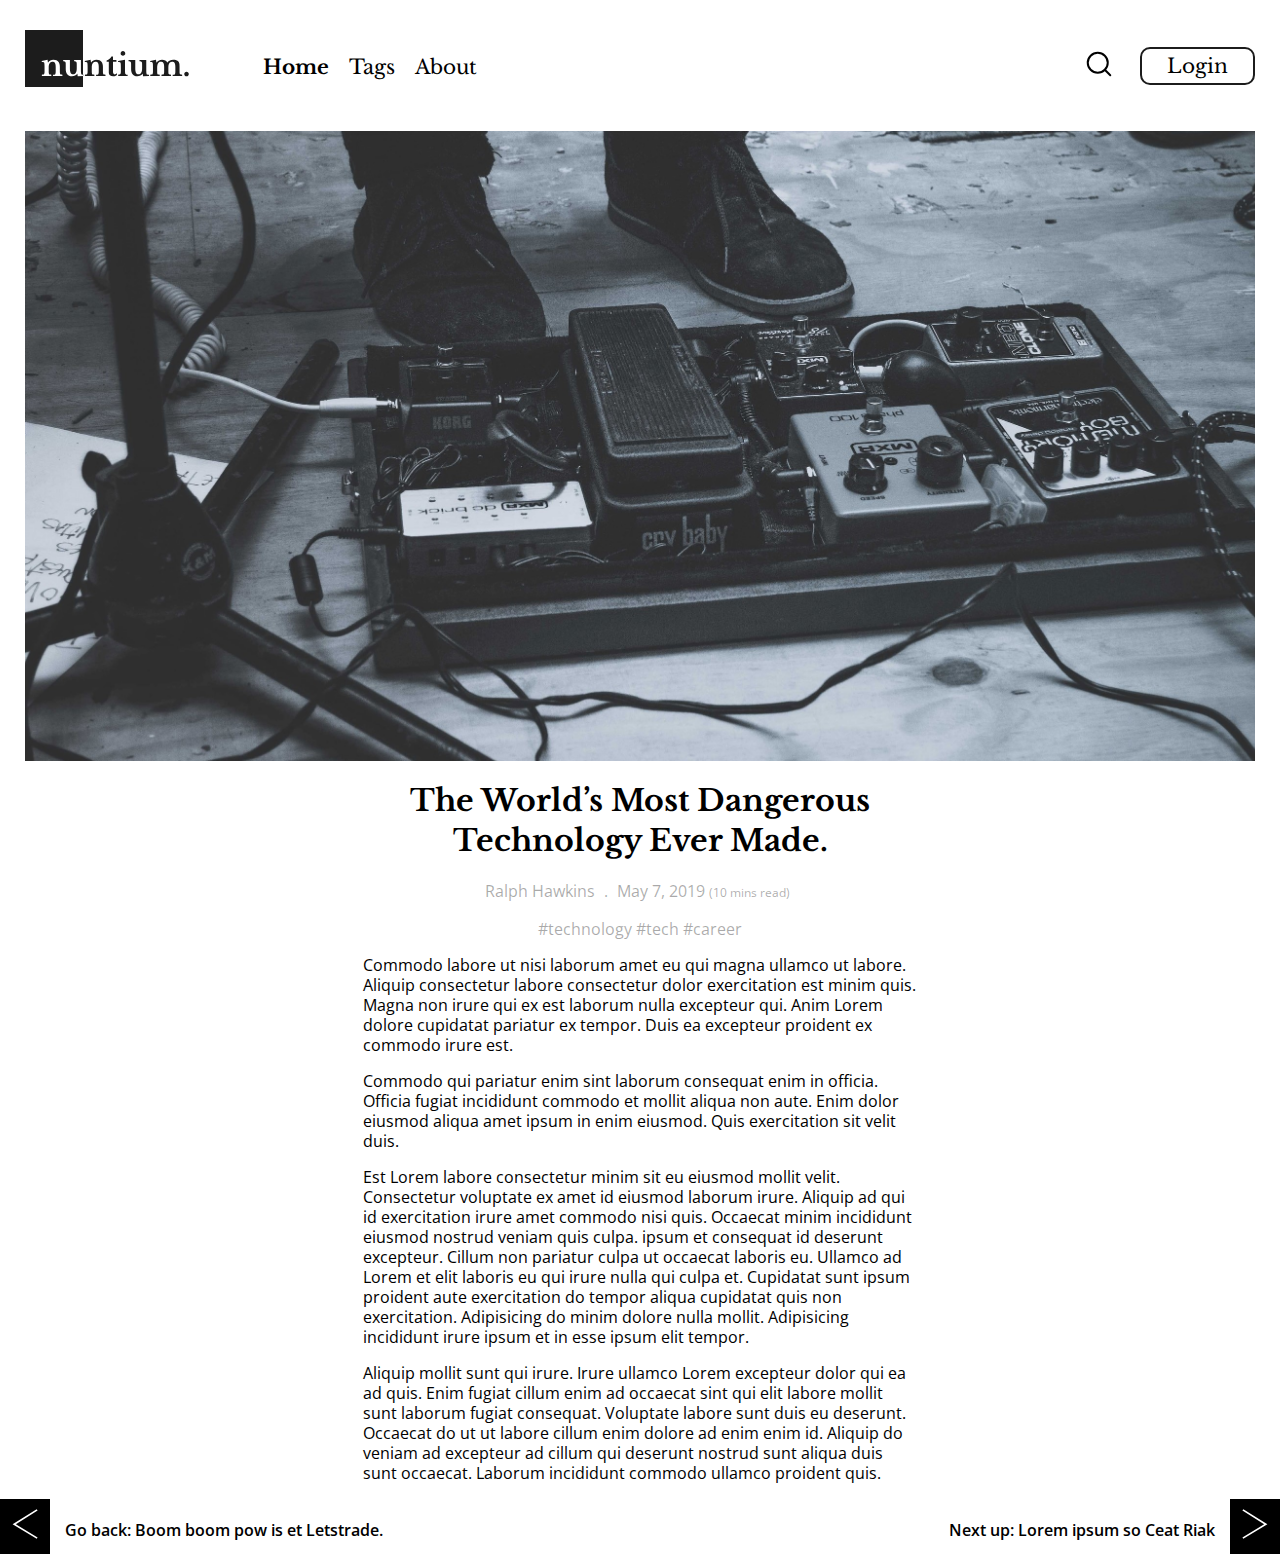
<file: article.html>
<!DOCTYPE html>
<html lang="en">
    <head>
        <meta charset="UTF-8">
        <meta name="viewport" content="width=device-width, initial-scale=1.0">
        <link rel="stylesheet" href="style.css">
        <link rel="stylesheet" href="reponsive.css">
        <link rel="preconnect" href="https://fonts.gstatic.com">
        <link href="https://fonts.googleapis.com/css2?family=Libre+Baskerville:ital,wght@0,400;0,700;1,400&family=Open+Sans:wght@300;400&display=swap" rel="stylesheet">
        <title>Nuntium</title>
    </head>
    <body>
        <nav>
            <div class="left-nav">
                <div class="burger">
                    <div class="b-one"></div>
                    <div class="b-two"></div>
                    <div class="b-three"></div>
                </div>
                <div class="logo"><svg width="178" height="57" viewBox="0 0 178 57" fill="none" xmlns="http://www.w3.org/2000/svg">
                    <path d="M23.71 41.11C23.71 41.93 23.73 42.58 23.77 43.06C23.83 43.52 23.94 43.88 24.1 44.14C24.28 44.38 24.54 44.54 24.88 44.62C25.24 44.7 25.72 44.76 26.32 44.8V46H16.87V44.8C17.45 44.76 17.91 44.7 18.25 44.62C18.61 44.54 18.88 44.38 19.06 44.14C19.26 43.9 19.39 43.56 19.45 43.12C19.51 42.68 19.54 42.08 19.54 41.32V37.57C19.54 36.39 19.52 35.44 19.48 34.72C19.44 33.98 19.39 33.48 19.33 33.22C19.27 32.96 19.19 32.75 19.09 32.59C18.99 32.41 18.84 32.28 18.64 32.2C18.44 32.1 18.19 32.04 17.89 32.02C17.59 31.98 17.21 31.96 16.75 31.96V30.94L22.54 29.8L22.93 32.44H23.05C23.71 31.6 24.49 30.95 25.39 30.49C26.29 30.03 27.28 29.8 28.36 29.8C29.64 29.8 30.67 29.98 31.45 30.34C32.25 30.68 32.96 31.26 33.58 32.08C33.92 32.54 34.22 33.14 34.48 33.88C34.74 34.6 34.87 35.6 34.87 36.88V41.11C34.87 41.93 34.89 42.58 34.93 43.06C34.99 43.52 35.1 43.88 35.26 44.14C35.44 44.38 35.7 44.54 36.04 44.62C36.38 44.7 36.84 44.76 37.42 44.8V46H28.03V44.8C28.63 44.78 29.1 44.73 29.44 44.65C29.8 44.55 30.07 44.38 30.25 44.14C30.43 43.9 30.55 43.56 30.61 43.12C30.67 42.66 30.7 42.06 30.7 41.32V37.24C30.7 36.22 30.64 35.36 30.52 34.66C30.4 33.96 30.2 33.4 29.92 32.98C29.66 32.54 29.31 32.23 28.87 32.05C28.43 31.85 27.88 31.75 27.22 31.75C26.58 31.75 26.03 31.93 25.57 32.29C25.11 32.65 24.71 33.15 24.37 33.79C24.19 34.15 24.03 34.62 23.89 35.2C23.77 35.76 23.71 36.35 23.71 36.97V41.11ZM51.7469 35.02C51.7469 34.22 51.7269 33.59 51.6869 33.13C51.6469 32.65 51.5369 32.29 51.3569 32.05C51.1769 31.79 50.9069 31.62 50.5469 31.54C50.2069 31.44 49.7369 31.36 49.1369 31.3V30.1H55.9169V39.19C55.9169 40.41 55.9269 41.37 55.9469 42.07C55.9869 42.75 56.0469 43.26 56.1269 43.6C56.1869 43.86 56.2569 44.07 56.3369 44.23C56.4169 44.37 56.5469 44.49 56.7269 44.59C56.9069 44.67 57.1469 44.73 57.4469 44.77C57.7669 44.79 58.1769 44.8 58.6769 44.8V45.97L52.7069 46.33L52.3769 43.66H52.2569C51.7369 44.5 51.0069 45.15 50.0669 45.61C49.1269 46.07 48.0769 46.3 46.9169 46.3C44.7769 46.3 43.1469 45.54 42.0269 44.02C41.1669 42.86 40.7369 41.21 40.7369 39.07V35.02C40.7369 34.2 40.7169 33.56 40.6769 33.1C40.6369 32.62 40.5269 32.26 40.3469 32.02C40.1869 31.78 39.9369 31.62 39.5969 31.54C39.2569 31.44 38.7869 31.36 38.1869 31.3V30.1H44.9069V38.59C44.9069 40.61 45.1569 42.08 45.6569 43C46.1569 43.9 46.9569 44.35 48.0569 44.35C49.2369 44.35 50.1469 43.81 50.7869 42.73C51.4269 41.69 51.7469 40.16 51.7469 38.14V35.02ZM66.7764 41.11C66.7764 41.93 66.7964 42.58 66.8364 43.06C66.8964 43.52 67.0064 43.88 67.1664 44.14C67.3464 44.38 67.6064 44.54 67.9464 44.62C68.3064 44.7 68.7864 44.76 69.3864 44.8V46H59.9364V44.8C60.5164 44.76 60.9764 44.7 61.3164 44.62C61.6764 44.54 61.9464 44.38 62.1264 44.14C62.3264 43.9 62.4564 43.56 62.5164 43.12C62.5764 42.68 62.6064 42.08 62.6064 41.32V37.57C62.6064 36.39 62.5864 35.44 62.5464 34.72C62.5064 33.98 62.4564 33.48 62.3964 33.22C62.3364 32.96 62.2564 32.75 62.1564 32.59C62.0564 32.41 61.9064 32.28 61.7064 32.2C61.5064 32.1 61.2564 32.04 60.9564 32.02C60.6564 31.98 60.2764 31.96 59.8164 31.96V30.94L65.6064 29.8L65.9964 32.44H66.1164C66.7764 31.6 67.5564 30.95 68.4564 30.49C69.3564 30.03 70.3464 29.8 71.4264 29.8C72.7064 29.8 73.7364 29.98 74.5164 30.34C75.3164 30.68 76.0264 31.26 76.6464 32.08C76.9864 32.54 77.2864 33.14 77.5464 33.88C77.8064 34.6 77.9364 35.6 77.9364 36.88V41.11C77.9364 41.93 77.9564 42.58 77.9964 43.06C78.0564 43.52 78.1664 43.88 78.3264 44.14C78.5064 44.38 78.7664 44.54 79.1064 44.62C79.4464 44.7 79.9064 44.76 80.4864 44.8V46H71.0964V44.8C71.6964 44.78 72.1664 44.73 72.5064 44.65C72.8664 44.55 73.1364 44.38 73.3164 44.14C73.4964 43.9 73.6164 43.56 73.6764 43.12C73.7364 42.66 73.7664 42.06 73.7664 41.32V37.24C73.7664 36.22 73.7064 35.36 73.5864 34.66C73.4664 33.96 73.2664 33.4 72.9864 32.98C72.7264 32.54 72.3764 32.23 71.9364 32.05C71.4964 31.85 70.9464 31.75 70.2864 31.75C69.6464 31.75 69.0964 31.93 68.6364 32.29C68.1764 32.65 67.7764 33.15 67.4364 33.79C67.2564 34.15 67.0964 34.62 66.9564 35.2C66.8364 35.76 66.7764 36.35 66.7764 36.97V41.11ZM81.6133 31.75V30.4C82.8133 30.06 83.8133 29.55 84.6133 28.87C85.4333 28.17 86.0433 27.37 86.4433 26.47H87.9733V30.1H91.4233V31.75H87.9733V40.96C87.9733 42.2 88.1033 43.08 88.3633 43.6C88.6433 44.12 89.1033 44.38 89.7433 44.38C90.5233 44.38 91.1133 44.02 91.5133 43.3L92.1433 44.17C91.5833 45.59 90.2633 46.3 88.1833 46.3C86.8033 46.3 85.7233 45.98 84.9433 45.34C84.1833 44.7 83.8033 43.8 83.8033 42.64V31.75H81.6133ZM100.028 41.08C100.028 41.88 100.058 42.52 100.118 43C100.178 43.48 100.298 43.85 100.478 44.11C100.658 44.37 100.918 44.55 101.258 44.65C101.598 44.73 102.058 44.78 102.638 44.8V46H93.1884V44.8C93.7484 44.78 94.1984 44.72 94.5384 44.62C94.8984 44.5 95.1684 44.32 95.3484 44.08C95.5484 43.82 95.6784 43.47 95.7384 43.03C95.8184 42.57 95.8584 41.99 95.8584 41.29V37.6C95.8584 36.44 95.8384 35.49 95.7984 34.75C95.7584 33.99 95.7084 33.47 95.6484 33.19C95.5484 32.69 95.3184 32.36 94.9584 32.2C94.6184 32.04 93.9884 31.96 93.0684 31.96V30.94L100.028 29.8V41.08ZM95.6184 23.44C95.6184 22.78 95.8384 22.23 96.2784 21.79C96.7384 21.33 97.2884 21.1 97.9284 21.1C98.5884 21.1 99.1384 21.33 99.5784 21.79C100.038 22.23 100.268 22.78 100.268 23.44C100.268 24.08 100.038 24.63 99.5784 25.09C99.1384 25.53 98.5884 25.75 97.9284 25.75C97.2884 25.75 96.7384 25.53 96.2784 25.09C95.8384 24.63 95.6184 24.08 95.6184 23.44ZM117.108 35.02C117.108 34.22 117.088 33.59 117.048 33.13C117.008 32.65 116.898 32.29 116.718 32.05C116.538 31.79 116.268 31.62 115.908 31.54C115.568 31.44 115.098 31.36 114.498 31.3V30.1H121.278V39.19C121.278 40.41 121.288 41.37 121.308 42.07C121.348 42.75 121.408 43.26 121.488 43.6C121.548 43.86 121.618 44.07 121.698 44.23C121.778 44.37 121.908 44.49 122.088 44.59C122.268 44.67 122.508 44.73 122.808 44.77C123.128 44.79 123.538 44.8 124.038 44.8V45.97L118.068 46.33L117.738 43.66H117.618C117.098 44.5 116.368 45.15 115.428 45.61C114.488 46.07 113.438 46.3 112.278 46.3C110.138 46.3 108.508 45.54 107.388 44.02C106.528 42.86 106.098 41.21 106.098 39.07V35.02C106.098 34.2 106.078 33.56 106.038 33.1C105.998 32.62 105.888 32.26 105.708 32.02C105.548 31.78 105.298 31.62 104.958 31.54C104.618 31.44 104.148 31.36 103.548 31.3V30.1H110.268V38.59C110.268 40.61 110.518 42.08 111.018 43C111.518 43.9 112.318 44.35 113.418 44.35C114.598 44.35 115.508 43.81 116.148 42.73C116.788 41.69 117.108 40.16 117.108 38.14V35.02ZM132.168 41.05C132.168 41.89 132.188 42.55 132.228 43.03C132.268 43.51 132.378 43.88 132.558 44.14C132.738 44.38 132.998 44.54 133.338 44.62C133.678 44.7 134.148 44.76 134.748 44.8V46H125.268V44.8C125.868 44.76 126.348 44.7 126.708 44.62C127.068 44.54 127.338 44.38 127.518 44.14C127.698 43.9 127.818 43.56 127.878 43.12C127.938 42.66 127.968 42.05 127.968 41.29V37.57C127.968 36.43 127.948 35.48 127.908 34.72C127.888 33.96 127.838 33.44 127.758 33.16C127.698 32.9 127.618 32.7 127.518 32.56C127.438 32.4 127.298 32.28 127.098 32.2C126.918 32.1 126.678 32.04 126.378 32.02C126.078 31.98 125.688 31.96 125.208 31.96V30.94L130.998 29.8L131.358 32.41H131.538C132.378 31.47 133.218 30.8 134.058 30.4C134.918 30 135.908 29.8 137.028 29.8C138.348 29.8 139.438 30.03 140.298 30.49C141.158 30.95 141.808 31.61 142.248 32.47H142.368C143.088 31.63 143.948 30.98 144.948 30.52C145.948 30.04 147.018 29.8 148.158 29.8C149.358 29.8 150.398 29.95 151.278 30.25C152.178 30.55 152.878 30.98 153.378 31.54C153.778 32 154.068 32.6 154.248 33.34C154.448 34.08 154.548 35.11 154.548 36.43V41.05C154.548 41.87 154.568 42.52 154.608 43C154.668 43.48 154.788 43.85 154.968 44.11C155.148 44.37 155.408 44.54 155.748 44.62C156.088 44.7 156.558 44.76 157.158 44.8V46H147.678V44.8C148.278 44.78 148.748 44.73 149.088 44.65C149.448 44.55 149.718 44.38 149.898 44.14C150.098 43.88 150.218 43.53 150.258 43.09C150.318 42.65 150.348 42.05 150.348 41.29V37.36C150.348 36.32 150.288 35.44 150.168 34.72C150.048 34 149.858 33.42 149.598 32.98C149.338 32.54 148.988 32.23 148.548 32.05C148.128 31.85 147.608 31.75 146.988 31.75C146.288 31.75 145.708 31.92 145.248 32.26C144.808 32.6 144.438 33.04 144.138 33.58C143.618 34.52 143.358 35.69 143.358 37.09V41.05C143.358 41.87 143.378 42.52 143.418 43C143.458 43.48 143.568 43.85 143.748 44.11C143.928 44.37 144.188 44.54 144.528 44.62C144.888 44.7 145.378 44.76 145.998 44.8V46H136.488V44.8C137.088 44.76 137.558 44.7 137.898 44.62C138.258 44.54 138.528 44.38 138.708 44.14C138.908 43.9 139.028 43.56 139.068 43.12C139.128 42.66 139.158 42.05 139.158 41.29V37.36C139.158 36.32 139.098 35.44 138.978 34.72C138.858 34 138.658 33.42 138.378 32.98C138.118 32.54 137.768 32.23 137.328 32.05C136.888 31.85 136.338 31.75 135.678 31.75C135.018 31.75 134.468 31.91 134.028 32.23C133.608 32.55 133.258 32.98 132.978 33.52C132.718 34 132.518 34.55 132.378 35.17C132.238 35.79 132.168 36.43 132.168 37.09V41.05ZM159.241 44.08C159.241 43.44 159.451 42.9 159.871 42.46C160.311 42 160.851 41.77 161.491 41.77C162.151 41.77 162.701 42 163.141 42.46C163.581 42.9 163.801 43.44 163.801 44.08C163.801 44.7 163.581 45.23 163.141 45.67C162.701 46.09 162.151 46.3 161.491 46.3C160.851 46.3 160.311 46.09 159.871 45.67C159.451 45.23 159.241 44.7 159.241 44.08Z" fill="#1C1C1C"/>
                    <rect width="58" height="57" fill="#1C1C1C"/>
                    <path d="M23.71 41.11C23.71 41.93 23.73 42.58 23.77 43.06C23.83 43.52 23.94 43.88 24.1 44.14C24.28 44.38 24.54 44.54 24.88 44.62C25.24 44.7 25.72 44.76 26.32 44.8V46H16.87V44.8C17.45 44.76 17.91 44.7 18.25 44.62C18.61 44.54 18.88 44.38 19.06 44.14C19.26 43.9 19.39 43.56 19.45 43.12C19.51 42.68 19.54 42.08 19.54 41.32V37.57C19.54 36.39 19.52 35.44 19.48 34.72C19.44 33.98 19.39 33.48 19.33 33.22C19.27 32.96 19.19 32.75 19.09 32.59C18.99 32.41 18.84 32.28 18.64 32.2C18.44 32.1 18.19 32.04 17.89 32.02C17.59 31.98 17.21 31.96 16.75 31.96V30.94L22.54 29.8L22.93 32.44H23.05C23.71 31.6 24.49 30.95 25.39 30.49C26.29 30.03 27.28 29.8 28.36 29.8C29.64 29.8 30.67 29.98 31.45 30.34C32.25 30.68 32.96 31.26 33.58 32.08C33.92 32.54 34.22 33.14 34.48 33.88C34.74 34.6 34.87 35.6 34.87 36.88V41.11C34.87 41.93 34.89 42.58 34.93 43.06C34.99 43.52 35.1 43.88 35.26 44.14C35.44 44.38 35.7 44.54 36.04 44.62C36.38 44.7 36.84 44.76 37.42 44.8V46H28.03V44.8C28.63 44.78 29.1 44.73 29.44 44.65C29.8 44.55 30.07 44.38 30.25 44.14C30.43 43.9 30.55 43.56 30.61 43.12C30.67 42.66 30.7 42.06 30.7 41.32V37.24C30.7 36.22 30.64 35.36 30.52 34.66C30.4 33.96 30.2 33.4 29.92 32.98C29.66 32.54 29.31 32.23 28.87 32.05C28.43 31.85 27.88 31.75 27.22 31.75C26.58 31.75 26.03 31.93 25.57 32.29C25.11 32.65 24.71 33.15 24.37 33.79C24.19 34.15 24.03 34.62 23.89 35.2C23.77 35.76 23.71 36.35 23.71 36.97V41.11ZM51.7469 35.02C51.7469 34.22 51.7269 33.59 51.6869 33.13C51.6469 32.65 51.5369 32.29 51.3569 32.05C51.1769 31.79 50.9069 31.62 50.5469 31.54C50.2069 31.44 49.7369 31.36 49.1369 31.3V30.1H55.9169V39.19C55.9169 40.41 55.9269 41.37 55.9469 42.07C55.9869 42.75 56.0469 43.26 56.1269 43.6C56.1869 43.86 56.2569 44.07 56.3369 44.23C56.4169 44.37 56.5469 44.49 56.7269 44.59C56.9069 44.67 57.1469 44.73 57.4469 44.77C57.7669 44.79 58.1769 44.8 58.6769 44.8V45.97L52.7069 46.33L52.3769 43.66H52.2569C51.7369 44.5 51.0069 45.15 50.0669 45.61C49.1269 46.07 48.0769 46.3 46.9169 46.3C44.7769 46.3 43.1469 45.54 42.0269 44.02C41.1669 42.86 40.7369 41.21 40.7369 39.07V35.02C40.7369 34.2 40.7169 33.56 40.6769 33.1C40.6369 32.62 40.5269 32.26 40.3469 32.02C40.1869 31.78 39.9369 31.62 39.5969 31.54C39.2569 31.44 38.7869 31.36 38.1869 31.3V30.1H44.9069V38.59C44.9069 40.61 45.1569 42.08 45.6569 43C46.1569 43.9 46.9569 44.35 48.0569 44.35C49.2369 44.35 50.1469 43.81 50.7869 42.73C51.4269 41.69 51.7469 40.16 51.7469 38.14V35.02Z" fill="white"/>
                    </svg>
                </div>
                <div class="menu">
                    <ul>
                        <li class="nav-item"><a href="index.html" class="navlink active">Home</a></li>
                        <li class="nav-item"><a href="tags.html" class="navlink">Tags</a></li>
                        <li class="nav-item"><a href="" class="navlink">About</a></li>
                    </ul>
                </div>
            </div>
            <div class="right-nav">
                <div class="search">
                    <input type="search">
                    <button>
                        <svg width="30" height="30" viewBox="0 0 30 30" fill="none" xmlns="http://www.w3.org/2000/svg">
                          <path d="M13.75 23.75C19.2728 23.75 23.75 19.2728 23.75 13.75C23.75 8.22715 19.2728 3.75 13.75 3.75C8.22715 3.75 3.75 8.22715 3.75 13.75C3.75 19.2728 8.22715 23.75 13.75 23.75Z" stroke="black" stroke-width="2" stroke-linecap="round" stroke-linejoin="round"/>
                          <path d="M26.25 26.25L20.8125 20.8125" stroke="black" stroke-width="2" stroke-linecap="round" stroke-linejoin="round"/>
                        </svg>
                    </button>
                </div>
                <div class="login">
                    <a href="login.html" class="login-btn">Login</a>
                </div>
            </div>
        </nav>
        <main>
            <div class="heroy"></div>
            <div class="below-h">
                <div class="bh-content">
                    <h1>The World’s Most Dangerous Technology Ever Made.</h1>
                    <div class="meta"><p>Ralph Hawkins <span>.</span> May 7, 2019 <span class="sm">(10 mins read)</span></p></div>
                    <p class="r-tags">#technology #tech #career</p>
                    <p class="p-only">
                        Commodo labore ut nisi laborum amet eu qui magna ullamco ut labore. Aliquip consectetur labore consectetur dolor exercitation est minim quis. Magna non irure qui ex est laborum nulla excepteur qui. Anim Lorem dolore cupidatat pariatur ex tempor. Duis ea excepteur proident ex commodo irure est.
                    </p>
                    <p class="p-only">
                        Commodo qui pariatur enim sint laborum consequat enim in officia. Officia fugiat incididunt commodo et mollit aliqua non aute. Enim dolor eiusmod aliqua amet ipsum in enim eiusmod. Quis exercitation sit velit duis.
                    </p>
                    <p class="p-only">
                        Est Lorem labore consectetur minim sit eu eiusmod mollit velit. Consectetur voluptate ex amet id eiusmod laborum irure. Aliquip ad qui id exercitation irure amet commodo nisi quis. Occaecat minim incididunt eiusmod nostrud veniam quis culpa.
                        ipsum et consequat id deserunt excepteur. Cillum non pariatur culpa ut occaecat laboris eu. Ullamco ad Lorem et elit laboris eu qui irure nulla qui culpa et. Cupidatat sunt ipsum proident aute exercitation do tempor aliqua cupidatat quis non exercitation. Adipisicing do minim dolore nulla mollit. Adipisicing incididunt irure ipsum et in esse ipsum elit tempor.
                    </p>
                    <p class="p-only">
                        Aliquip mollit sunt qui irure. Irure ullamco Lorem excepteur dolor qui ea ad quis. Enim fugiat cillum enim ad occaecat sint qui elit labore mollit sunt laborum fugiat consequat. Voluptate labore sunt duis eu deserunt. Occaecat do ut ut labore cillum enim dolore ad enim enim id. Aliquip do veniam ad excepteur ad cillum qui deserunt nostrud sunt aliqua duis sunt occaecat. Laborum incididunt commodo ullamco proident quis.
                    </p>
                </div>
            </div>
        </main>
        <footer>
            <div class="a-foot">
                <div class="prev">
                    <div class="icon">
                        <svg width="74" height="88" viewBox="0 0 74 88" fill="none" xmlns="http://www.w3.org/2000/svg">
                            <path d="M72.5999 2.6L5.3999 44.9L72.5999 85.4" stroke="white" stroke-width="5"/>
                        </svg>
                    </div>
                    <a href="">Go back: Boom boom pow is et Letstrade.</a>
                </div>
                <div class="next">
                    <a href="">Next up: Lorem ipsum so Ceat Riak</a>
                    <div class="icon-n">
                        <svg width="74" height="88" viewBox="0 0 74 88" fill="none" xmlns="http://www.w3.org/2000/svg">
                            <path d="M1.4001 2.6L68.6001 44.9L1.4001 85.4" stroke="white" stroke-width="5"/>
                        </svg>
                    </div>
                </div>
            </div>
        </footer>
        <script src="app.js"></script>
    </body>
</html>
</file>
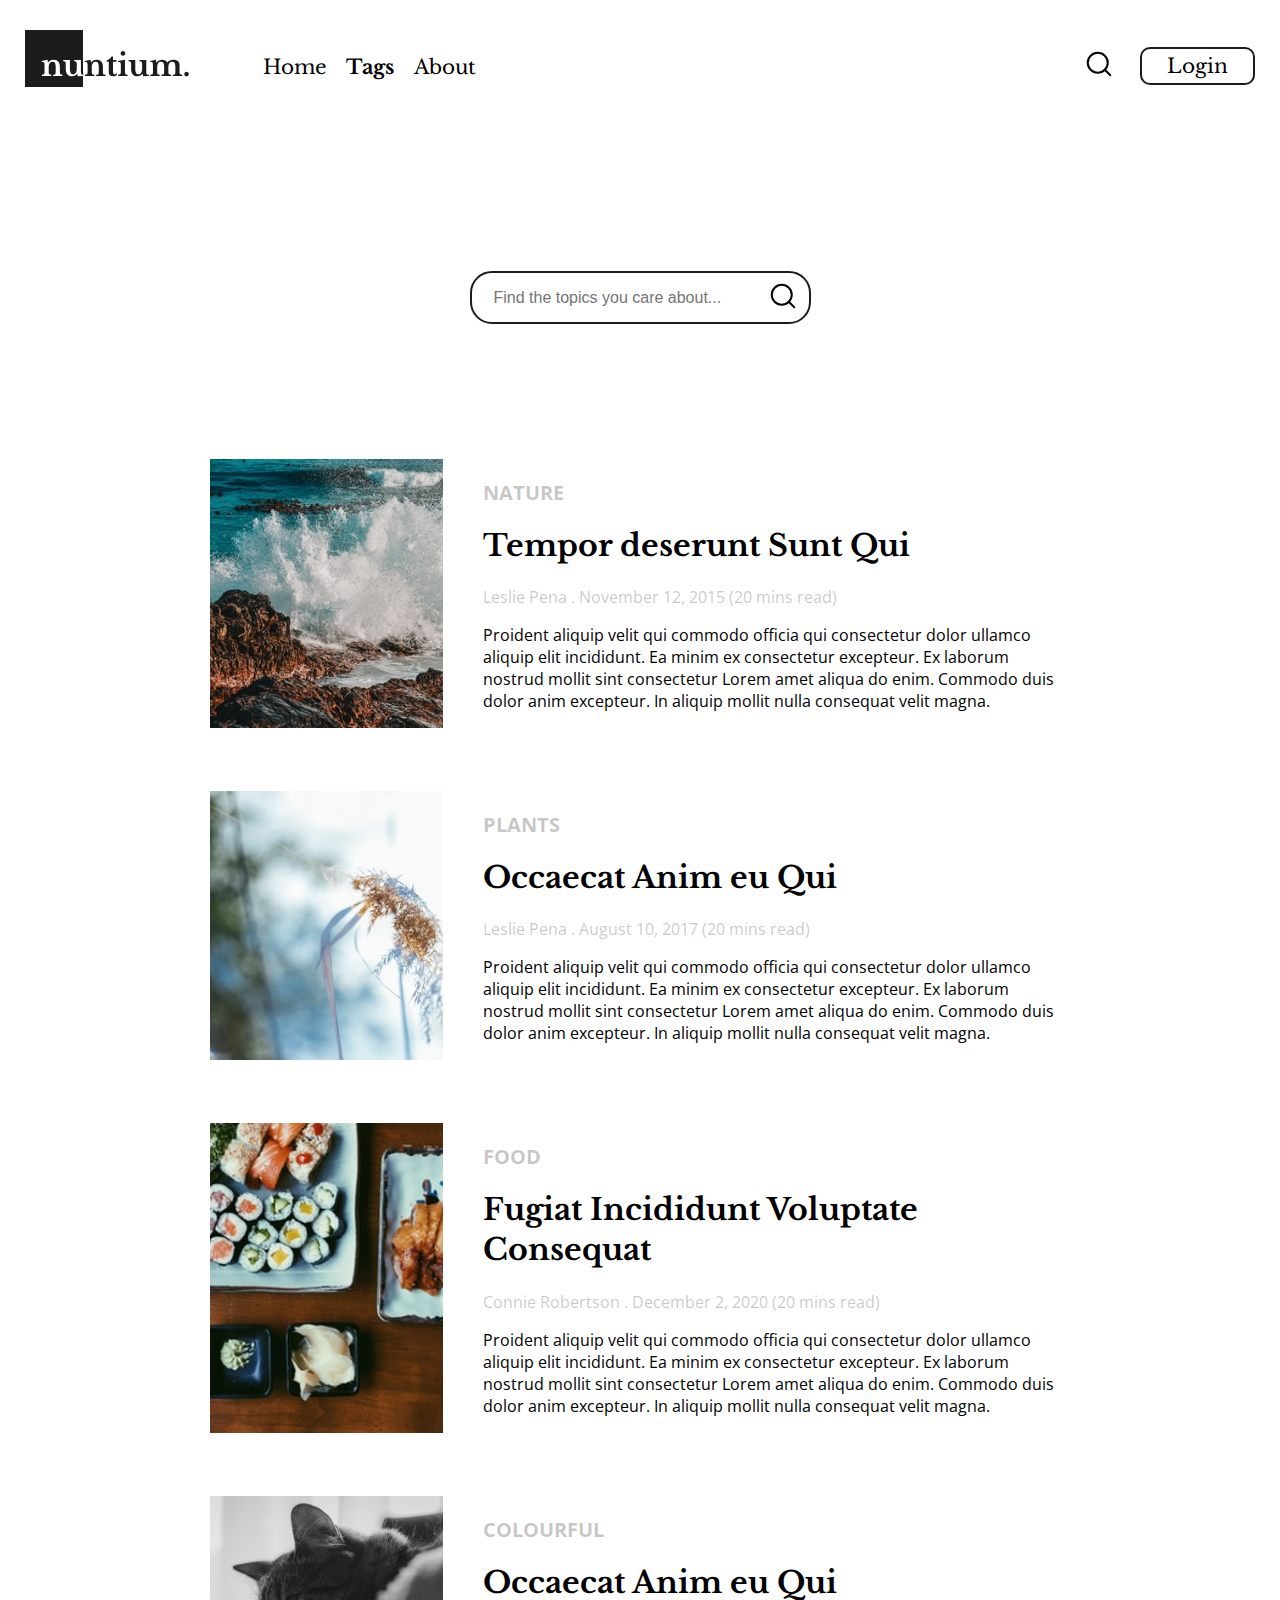
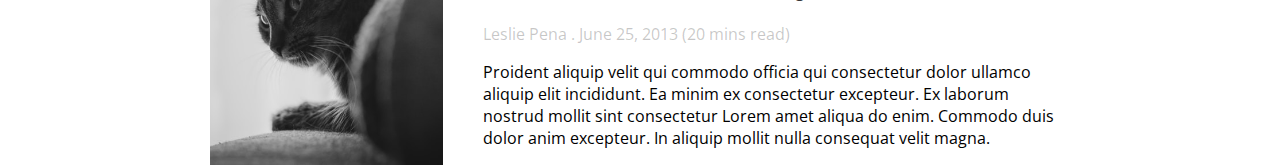
<file: tag_result.html>
<!DOCTYPE html>
<html lang="en">
<head>
    <meta charset="UTF-8">
    <meta name="viewport" content="width=device-width, initial-scale=1.0">
    <link rel="preconnect" href="https://fonts.gstatic.com">
    <link rel="stylesheet" href="style.css">
    <link rel="stylesheet" href="reponsive.css">
    <link href="https://fonts.googleapis.com/css2?family=Libre+Baskerville:ital,wght@0,400;0,700;1,400&family=Open+Sans:wght@300;400&display=swap" rel="stylesheet">
    <title>Tags</title>
</head>
<body>
    <nav>
        <div class="left-nav">
            <div class="burger">
                <div class="b-one"></div>
                <div class="b-two"></div>
                <div class="b-three"></div>
            </div>
            <div class="logo"><svg width="178" height="57" viewBox="0 0 178 57" fill="none" xmlns="http://www.w3.org/2000/svg">
                <path d="M23.71 41.11C23.71 41.93 23.73 42.58 23.77 43.06C23.83 43.52 23.94 43.88 24.1 44.14C24.28 44.38 24.54 44.54 24.88 44.62C25.24 44.7 25.72 44.76 26.32 44.8V46H16.87V44.8C17.45 44.76 17.91 44.7 18.25 44.62C18.61 44.54 18.88 44.38 19.06 44.14C19.26 43.9 19.39 43.56 19.45 43.12C19.51 42.68 19.54 42.08 19.54 41.32V37.57C19.54 36.39 19.52 35.44 19.48 34.72C19.44 33.98 19.39 33.48 19.33 33.22C19.27 32.96 19.19 32.75 19.09 32.59C18.99 32.41 18.84 32.28 18.64 32.2C18.44 32.1 18.19 32.04 17.89 32.02C17.59 31.98 17.21 31.96 16.75 31.96V30.94L22.54 29.8L22.93 32.44H23.05C23.71 31.6 24.49 30.95 25.39 30.49C26.29 30.03 27.28 29.8 28.36 29.8C29.64 29.8 30.67 29.98 31.45 30.34C32.25 30.68 32.96 31.26 33.58 32.08C33.92 32.54 34.22 33.14 34.48 33.88C34.74 34.6 34.87 35.6 34.87 36.88V41.11C34.87 41.93 34.89 42.58 34.93 43.06C34.99 43.52 35.1 43.88 35.26 44.14C35.44 44.38 35.7 44.54 36.04 44.62C36.38 44.7 36.84 44.76 37.42 44.8V46H28.03V44.8C28.63 44.78 29.1 44.73 29.44 44.65C29.8 44.55 30.07 44.38 30.25 44.14C30.43 43.9 30.55 43.56 30.61 43.12C30.67 42.66 30.7 42.06 30.7 41.32V37.24C30.7 36.22 30.64 35.36 30.52 34.66C30.4 33.96 30.2 33.4 29.92 32.98C29.66 32.54 29.31 32.23 28.87 32.05C28.43 31.85 27.88 31.75 27.22 31.75C26.58 31.75 26.03 31.93 25.57 32.29C25.11 32.65 24.71 33.15 24.37 33.79C24.19 34.15 24.03 34.62 23.89 35.2C23.77 35.76 23.71 36.35 23.71 36.97V41.11ZM51.7469 35.02C51.7469 34.22 51.7269 33.59 51.6869 33.13C51.6469 32.65 51.5369 32.29 51.3569 32.05C51.1769 31.79 50.9069 31.62 50.5469 31.54C50.2069 31.44 49.7369 31.36 49.1369 31.3V30.1H55.9169V39.19C55.9169 40.41 55.9269 41.37 55.9469 42.07C55.9869 42.75 56.0469 43.26 56.1269 43.6C56.1869 43.86 56.2569 44.07 56.3369 44.23C56.4169 44.37 56.5469 44.49 56.7269 44.59C56.9069 44.67 57.1469 44.73 57.4469 44.77C57.7669 44.79 58.1769 44.8 58.6769 44.8V45.97L52.7069 46.33L52.3769 43.66H52.2569C51.7369 44.5 51.0069 45.15 50.0669 45.61C49.1269 46.07 48.0769 46.3 46.9169 46.3C44.7769 46.3 43.1469 45.54 42.0269 44.02C41.1669 42.86 40.7369 41.21 40.7369 39.07V35.02C40.7369 34.2 40.7169 33.56 40.6769 33.1C40.6369 32.62 40.5269 32.26 40.3469 32.02C40.1869 31.78 39.9369 31.62 39.5969 31.54C39.2569 31.44 38.7869 31.36 38.1869 31.3V30.1H44.9069V38.59C44.9069 40.61 45.1569 42.08 45.6569 43C46.1569 43.9 46.9569 44.35 48.0569 44.35C49.2369 44.35 50.1469 43.81 50.7869 42.73C51.4269 41.69 51.7469 40.16 51.7469 38.14V35.02ZM66.7764 41.11C66.7764 41.93 66.7964 42.58 66.8364 43.06C66.8964 43.52 67.0064 43.88 67.1664 44.14C67.3464 44.38 67.6064 44.54 67.9464 44.62C68.3064 44.7 68.7864 44.76 69.3864 44.8V46H59.9364V44.8C60.5164 44.76 60.9764 44.7 61.3164 44.62C61.6764 44.54 61.9464 44.38 62.1264 44.14C62.3264 43.9 62.4564 43.56 62.5164 43.12C62.5764 42.68 62.6064 42.08 62.6064 41.32V37.57C62.6064 36.39 62.5864 35.44 62.5464 34.72C62.5064 33.98 62.4564 33.48 62.3964 33.22C62.3364 32.96 62.2564 32.75 62.1564 32.59C62.0564 32.41 61.9064 32.28 61.7064 32.2C61.5064 32.1 61.2564 32.04 60.9564 32.02C60.6564 31.98 60.2764 31.96 59.8164 31.96V30.94L65.6064 29.8L65.9964 32.44H66.1164C66.7764 31.6 67.5564 30.95 68.4564 30.49C69.3564 30.03 70.3464 29.8 71.4264 29.8C72.7064 29.8 73.7364 29.98 74.5164 30.34C75.3164 30.68 76.0264 31.26 76.6464 32.08C76.9864 32.54 77.2864 33.14 77.5464 33.88C77.8064 34.6 77.9364 35.6 77.9364 36.88V41.11C77.9364 41.93 77.9564 42.58 77.9964 43.06C78.0564 43.52 78.1664 43.88 78.3264 44.14C78.5064 44.38 78.7664 44.54 79.1064 44.62C79.4464 44.7 79.9064 44.76 80.4864 44.8V46H71.0964V44.8C71.6964 44.78 72.1664 44.73 72.5064 44.65C72.8664 44.55 73.1364 44.38 73.3164 44.14C73.4964 43.9 73.6164 43.56 73.6764 43.12C73.7364 42.66 73.7664 42.06 73.7664 41.32V37.24C73.7664 36.22 73.7064 35.36 73.5864 34.66C73.4664 33.96 73.2664 33.4 72.9864 32.98C72.7264 32.54 72.3764 32.23 71.9364 32.05C71.4964 31.85 70.9464 31.75 70.2864 31.75C69.6464 31.75 69.0964 31.93 68.6364 32.29C68.1764 32.65 67.7764 33.15 67.4364 33.79C67.2564 34.15 67.0964 34.62 66.9564 35.2C66.8364 35.76 66.7764 36.35 66.7764 36.97V41.11ZM81.6133 31.75V30.4C82.8133 30.06 83.8133 29.55 84.6133 28.87C85.4333 28.17 86.0433 27.37 86.4433 26.47H87.9733V30.1H91.4233V31.75H87.9733V40.96C87.9733 42.2 88.1033 43.08 88.3633 43.6C88.6433 44.12 89.1033 44.38 89.7433 44.38C90.5233 44.38 91.1133 44.02 91.5133 43.3L92.1433 44.17C91.5833 45.59 90.2633 46.3 88.1833 46.3C86.8033 46.3 85.7233 45.98 84.9433 45.34C84.1833 44.7 83.8033 43.8 83.8033 42.64V31.75H81.6133ZM100.028 41.08C100.028 41.88 100.058 42.52 100.118 43C100.178 43.48 100.298 43.85 100.478 44.11C100.658 44.37 100.918 44.55 101.258 44.65C101.598 44.73 102.058 44.78 102.638 44.8V46H93.1884V44.8C93.7484 44.78 94.1984 44.72 94.5384 44.62C94.8984 44.5 95.1684 44.32 95.3484 44.08C95.5484 43.82 95.6784 43.47 95.7384 43.03C95.8184 42.57 95.8584 41.99 95.8584 41.29V37.6C95.8584 36.44 95.8384 35.49 95.7984 34.75C95.7584 33.99 95.7084 33.47 95.6484 33.19C95.5484 32.69 95.3184 32.36 94.9584 32.2C94.6184 32.04 93.9884 31.96 93.0684 31.96V30.94L100.028 29.8V41.08ZM95.6184 23.44C95.6184 22.78 95.8384 22.23 96.2784 21.79C96.7384 21.33 97.2884 21.1 97.9284 21.1C98.5884 21.1 99.1384 21.33 99.5784 21.79C100.038 22.23 100.268 22.78 100.268 23.44C100.268 24.08 100.038 24.63 99.5784 25.09C99.1384 25.53 98.5884 25.75 97.9284 25.75C97.2884 25.75 96.7384 25.53 96.2784 25.09C95.8384 24.63 95.6184 24.08 95.6184 23.44ZM117.108 35.02C117.108 34.22 117.088 33.59 117.048 33.13C117.008 32.65 116.898 32.29 116.718 32.05C116.538 31.79 116.268 31.62 115.908 31.54C115.568 31.44 115.098 31.36 114.498 31.3V30.1H121.278V39.19C121.278 40.41 121.288 41.37 121.308 42.07C121.348 42.75 121.408 43.26 121.488 43.6C121.548 43.86 121.618 44.07 121.698 44.23C121.778 44.37 121.908 44.49 122.088 44.59C122.268 44.67 122.508 44.73 122.808 44.77C123.128 44.79 123.538 44.8 124.038 44.8V45.97L118.068 46.33L117.738 43.66H117.618C117.098 44.5 116.368 45.15 115.428 45.61C114.488 46.07 113.438 46.3 112.278 46.3C110.138 46.3 108.508 45.54 107.388 44.02C106.528 42.86 106.098 41.21 106.098 39.07V35.02C106.098 34.2 106.078 33.56 106.038 33.1C105.998 32.62 105.888 32.26 105.708 32.02C105.548 31.78 105.298 31.62 104.958 31.54C104.618 31.44 104.148 31.36 103.548 31.3V30.1H110.268V38.59C110.268 40.61 110.518 42.08 111.018 43C111.518 43.9 112.318 44.35 113.418 44.35C114.598 44.35 115.508 43.81 116.148 42.73C116.788 41.69 117.108 40.16 117.108 38.14V35.02ZM132.168 41.05C132.168 41.89 132.188 42.55 132.228 43.03C132.268 43.51 132.378 43.88 132.558 44.14C132.738 44.38 132.998 44.54 133.338 44.62C133.678 44.7 134.148 44.76 134.748 44.8V46H125.268V44.8C125.868 44.76 126.348 44.7 126.708 44.62C127.068 44.54 127.338 44.38 127.518 44.14C127.698 43.9 127.818 43.56 127.878 43.12C127.938 42.66 127.968 42.05 127.968 41.29V37.57C127.968 36.43 127.948 35.48 127.908 34.72C127.888 33.96 127.838 33.44 127.758 33.16C127.698 32.9 127.618 32.7 127.518 32.56C127.438 32.4 127.298 32.28 127.098 32.2C126.918 32.1 126.678 32.04 126.378 32.02C126.078 31.98 125.688 31.96 125.208 31.96V30.94L130.998 29.8L131.358 32.41H131.538C132.378 31.47 133.218 30.8 134.058 30.4C134.918 30 135.908 29.8 137.028 29.8C138.348 29.8 139.438 30.03 140.298 30.49C141.158 30.95 141.808 31.61 142.248 32.47H142.368C143.088 31.63 143.948 30.98 144.948 30.52C145.948 30.04 147.018 29.8 148.158 29.8C149.358 29.8 150.398 29.95 151.278 30.25C152.178 30.55 152.878 30.98 153.378 31.54C153.778 32 154.068 32.6 154.248 33.34C154.448 34.08 154.548 35.11 154.548 36.43V41.05C154.548 41.87 154.568 42.52 154.608 43C154.668 43.48 154.788 43.85 154.968 44.11C155.148 44.37 155.408 44.54 155.748 44.62C156.088 44.7 156.558 44.76 157.158 44.8V46H147.678V44.8C148.278 44.78 148.748 44.73 149.088 44.65C149.448 44.55 149.718 44.38 149.898 44.14C150.098 43.88 150.218 43.53 150.258 43.09C150.318 42.65 150.348 42.05 150.348 41.29V37.36C150.348 36.32 150.288 35.44 150.168 34.72C150.048 34 149.858 33.42 149.598 32.98C149.338 32.54 148.988 32.23 148.548 32.05C148.128 31.85 147.608 31.75 146.988 31.75C146.288 31.75 145.708 31.92 145.248 32.26C144.808 32.6 144.438 33.04 144.138 33.58C143.618 34.52 143.358 35.69 143.358 37.09V41.05C143.358 41.87 143.378 42.52 143.418 43C143.458 43.48 143.568 43.85 143.748 44.11C143.928 44.37 144.188 44.54 144.528 44.62C144.888 44.7 145.378 44.76 145.998 44.8V46H136.488V44.8C137.088 44.76 137.558 44.7 137.898 44.62C138.258 44.54 138.528 44.38 138.708 44.14C138.908 43.9 139.028 43.56 139.068 43.12C139.128 42.66 139.158 42.05 139.158 41.29V37.36C139.158 36.32 139.098 35.44 138.978 34.72C138.858 34 138.658 33.42 138.378 32.98C138.118 32.54 137.768 32.23 137.328 32.05C136.888 31.85 136.338 31.75 135.678 31.75C135.018 31.75 134.468 31.91 134.028 32.23C133.608 32.55 133.258 32.98 132.978 33.52C132.718 34 132.518 34.55 132.378 35.17C132.238 35.79 132.168 36.43 132.168 37.09V41.05ZM159.241 44.08C159.241 43.44 159.451 42.9 159.871 42.46C160.311 42 160.851 41.77 161.491 41.77C162.151 41.77 162.701 42 163.141 42.46C163.581 42.9 163.801 43.44 163.801 44.08C163.801 44.7 163.581 45.23 163.141 45.67C162.701 46.09 162.151 46.3 161.491 46.3C160.851 46.3 160.311 46.09 159.871 45.67C159.451 45.23 159.241 44.7 159.241 44.08Z" fill="#1C1C1C"/>
                <rect width="58" height="57" fill="#1C1C1C"/>
                <path d="M23.71 41.11C23.71 41.93 23.73 42.58 23.77 43.06C23.83 43.52 23.94 43.88 24.1 44.14C24.28 44.38 24.54 44.54 24.88 44.62C25.24 44.7 25.72 44.76 26.32 44.8V46H16.87V44.8C17.45 44.76 17.91 44.7 18.25 44.62C18.61 44.54 18.88 44.38 19.06 44.14C19.26 43.9 19.39 43.56 19.45 43.12C19.51 42.68 19.54 42.08 19.54 41.32V37.57C19.54 36.39 19.52 35.44 19.48 34.72C19.44 33.98 19.39 33.48 19.33 33.22C19.27 32.96 19.19 32.75 19.09 32.59C18.99 32.41 18.84 32.28 18.64 32.2C18.44 32.1 18.19 32.04 17.89 32.02C17.59 31.98 17.21 31.96 16.75 31.96V30.94L22.54 29.8L22.93 32.44H23.05C23.71 31.6 24.49 30.95 25.39 30.49C26.29 30.03 27.28 29.8 28.36 29.8C29.64 29.8 30.67 29.98 31.45 30.34C32.25 30.68 32.96 31.26 33.58 32.08C33.92 32.54 34.22 33.14 34.48 33.88C34.74 34.6 34.87 35.6 34.87 36.88V41.11C34.87 41.93 34.89 42.58 34.93 43.06C34.99 43.52 35.1 43.88 35.26 44.14C35.44 44.38 35.7 44.54 36.04 44.62C36.38 44.7 36.84 44.76 37.42 44.8V46H28.03V44.8C28.63 44.78 29.1 44.73 29.44 44.65C29.8 44.55 30.07 44.38 30.25 44.14C30.43 43.9 30.55 43.56 30.61 43.12C30.67 42.66 30.7 42.06 30.7 41.32V37.24C30.7 36.22 30.64 35.36 30.52 34.66C30.4 33.96 30.2 33.4 29.92 32.98C29.66 32.54 29.31 32.23 28.87 32.05C28.43 31.85 27.88 31.75 27.22 31.75C26.58 31.75 26.03 31.93 25.57 32.29C25.11 32.65 24.71 33.15 24.37 33.79C24.19 34.15 24.03 34.62 23.89 35.2C23.77 35.76 23.71 36.35 23.71 36.97V41.11ZM51.7469 35.02C51.7469 34.22 51.7269 33.59 51.6869 33.13C51.6469 32.65 51.5369 32.29 51.3569 32.05C51.1769 31.79 50.9069 31.62 50.5469 31.54C50.2069 31.44 49.7369 31.36 49.1369 31.3V30.1H55.9169V39.19C55.9169 40.41 55.9269 41.37 55.9469 42.07C55.9869 42.75 56.0469 43.26 56.1269 43.6C56.1869 43.86 56.2569 44.07 56.3369 44.23C56.4169 44.37 56.5469 44.49 56.7269 44.59C56.9069 44.67 57.1469 44.73 57.4469 44.77C57.7669 44.79 58.1769 44.8 58.6769 44.8V45.97L52.7069 46.33L52.3769 43.66H52.2569C51.7369 44.5 51.0069 45.15 50.0669 45.61C49.1269 46.07 48.0769 46.3 46.9169 46.3C44.7769 46.3 43.1469 45.54 42.0269 44.02C41.1669 42.86 40.7369 41.21 40.7369 39.07V35.02C40.7369 34.2 40.7169 33.56 40.6769 33.1C40.6369 32.62 40.5269 32.26 40.3469 32.02C40.1869 31.78 39.9369 31.62 39.5969 31.54C39.2569 31.44 38.7869 31.36 38.1869 31.3V30.1H44.9069V38.59C44.9069 40.61 45.1569 42.08 45.6569 43C46.1569 43.9 46.9569 44.35 48.0569 44.35C49.2369 44.35 50.1469 43.81 50.7869 42.73C51.4269 41.69 51.7469 40.16 51.7469 38.14V35.02Z" fill="white"/>
                </svg>
            </div>
            <div class="menu">
                <ul>
                    <li class="nav-item"><a href="index.html" class="navlink">Home</a></li>
                    <li class="nav-item"><a href="tags.html" class="navlink active">Tags</a></li>
                    <li class="nav-item"><a href="about.html" class="navlink">About</a></li>
                </ul>
            </div>
        </div>
        <div class="right-nav">
            <div class="search">
                <input type="search">
                <button>
                    <svg width="30" height="30" viewBox="0 0 30 30" fill="none" xmlns="http://www.w3.org/2000/svg">
                      <path d="M13.75 23.75C19.2728 23.75 23.75 19.2728 23.75 13.75C23.75 8.22715 19.2728 3.75 13.75 3.75C8.22715 3.75 3.75 8.22715 3.75 13.75C3.75 19.2728 8.22715 23.75 13.75 23.75Z" stroke="black" stroke-width="2" stroke-linecap="round" stroke-linejoin="round"/>
                      <path d="M26.25 26.25L20.8125 20.8125" stroke="black" stroke-width="2" stroke-linecap="round" stroke-linejoin="round"/>
                    </svg>
                </button>
            </div>
            <div class="login">
                <a href="login.html" class="login-btn">Login</a>
            </div>
        </div>
    </nav>
    <main>
        <div class="reach">
            <form action="" method="get">
                <input type="search" placeholder="Find the topics you care about...">
                <button><svg width="30" height="30" viewBox="0 0 30 30" fill="none" xmlns="http://www.w3.org/2000/svg">
                    <path d="M13.75 23.75C19.2728 23.75 23.75 19.2728 23.75 13.75C23.75 8.22715 19.2728 3.75 13.75 3.75C8.22715 3.75 3.75 8.22715 3.75 13.75C3.75 19.2728 8.22715 23.75 13.75 23.75Z" stroke="black" stroke-width="2" stroke-linecap="round" stroke-linejoin="round"/>
                    <path d="M26.25 26.25L20.8125 20.8125" stroke="black" stroke-width="2" stroke-linecap="round" stroke-linejoin="round"/>
                    </svg>
                </button>
            </form>
        </div>
        <div class="tags_results">
            <div class="lasty">
                <div class="side">
                    <div class="s-mini">
                        <div class="s-img"></div>
                        <div class="s-content">
                            <h3>Nature</h3>
                            <h1>Tempor deserunt Sunt Qui</h1>
                            <div class="meta"><p>Leslie Pena <span>.</span> November 12, 2015 <span class="sm">(20 mins read)</span></p></div>
                            <p>Proident aliquip velit qui commodo officia qui consectetur dolor ullamco aliquip elit incididunt. Ea minim ex consectetur excepteur. Ex laborum nostrud mollit sint consectetur Lorem amet aliqua do enim. Commodo duis dolor anim excepteur. In aliquip mollit nulla consequat velit magna.</p>
                        </div>
                    </div>
                    <div class="s-mini">
                        <div class="s-img2"></div>
                        <div class="s-content">
                            <h3>Plants</h3>
                            <h1>Occaecat Anim eu Qui</h1>
                            <div class="meta"><p>Leslie Pena <span>.</span> August 10, 2017 <span class="sm">(20 mins read)</span></p></div>
                            <p>Proident aliquip velit qui commodo officia qui consectetur dolor ullamco aliquip elit incididunt. Ea minim ex consectetur excepteur. Ex laborum nostrud mollit sint consectetur Lorem amet aliqua do enim. Commodo duis dolor anim excepteur. In aliquip mollit nulla consequat velit magna.</p>
                        </div>
                    </div>
                    <div class="s-mini">
                        <div class="s-img3"></div>
                        <div class="s-content">
                            <h3>Food</h3>
                            <h1>Fugiat Incididunt Voluptate Consequat</h1>
                            <div class="meta"><p>Connie Robertson <span>.</span> December 2, 2020 <span class="sm">(20 mins read)</span></p></div>
                            <p>Proident aliquip velit qui commodo officia qui consectetur dolor ullamco aliquip elit incididunt. Ea minim ex consectetur excepteur. Ex laborum nostrud mollit sint consectetur Lorem amet aliqua do enim. Commodo duis dolor anim excepteur. In aliquip mollit nulla consequat velit magna.</p>
                        </div>
                    </div>
                    <div class="s-mini">
                        <div class="s-img4"></div>
                        <div class="s-content">
                            <h3>Colourful</h3>
                            <h1>Occaecat Anim eu Qui</h1>
                            <div class="meta"><p>Leslie Pena <span>.</span> June 25, 2013 <span class="sm">(20 mins read)</span></p></div>
                            <p>Proident aliquip velit qui commodo officia qui consectetur dolor ullamco aliquip elit incididunt. Ea minim ex consectetur excepteur. Ex laborum nostrud mollit sint consectetur Lorem amet aliqua do enim. Commodo duis dolor anim excepteur. In aliquip mollit nulla consequat velit magna.</p>
                        </div>
                    </div>
                </div>
            </div>
        </div>
    </main>
    <script src="app.js"></script>
</body>
</html>
</file>
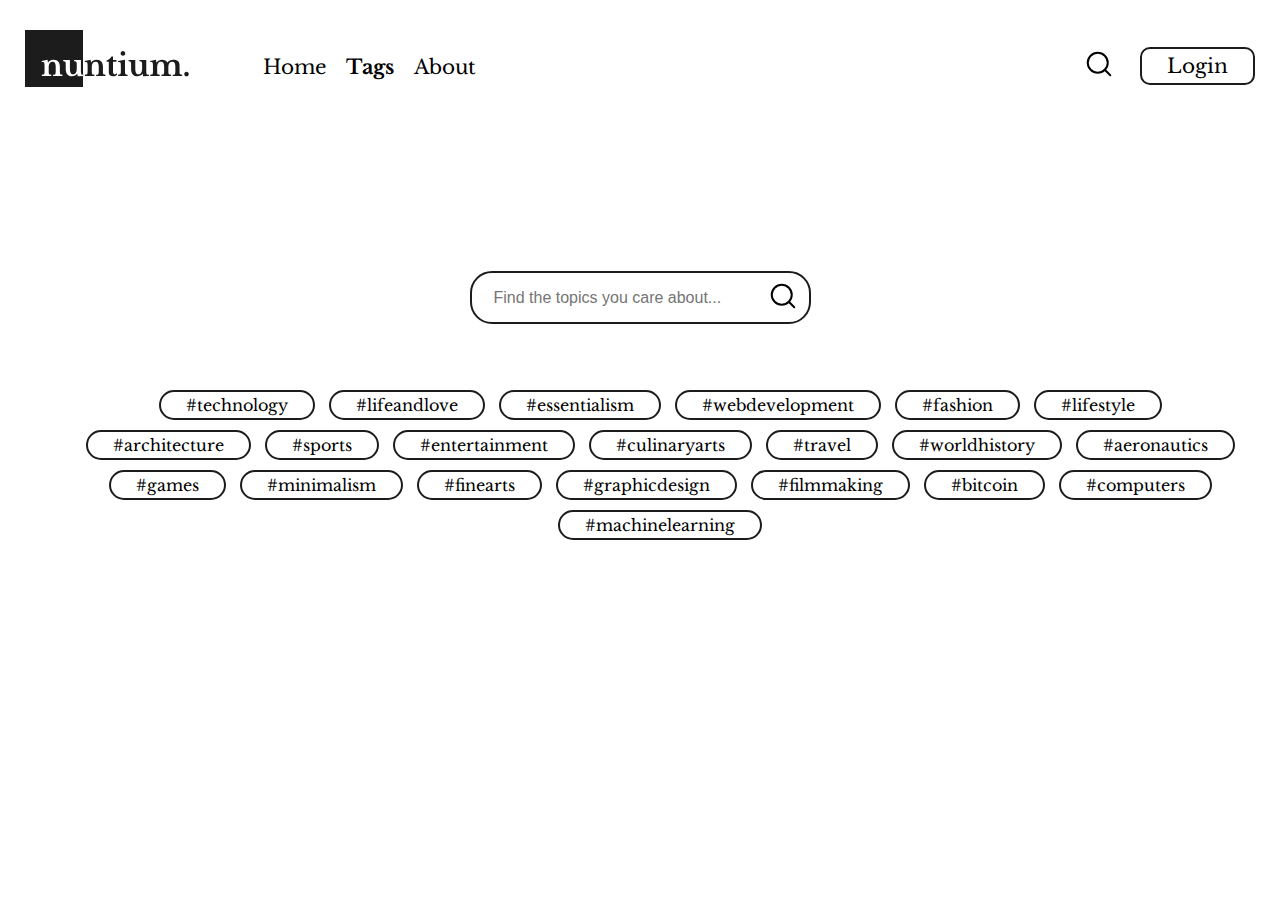
<file: tags.html>
<!DOCTYPE html>
<html lang="en">
<head>
    <meta charset="UTF-8">
    <meta name="viewport" content="width=device-width, initial-scale=1.0">
    <link rel="preconnect" href="https://fonts.gstatic.com">
    <link rel="stylesheet" href="style.css">
    <link rel="stylesheet" href="reponsive.css">
    <link href="https://fonts.googleapis.com/css2?family=Libre+Baskerville:ital,wght@0,400;0,700;1,400&family=Open+Sans:wght@300;400&display=swap" rel="stylesheet">
    <title>Tags</title>
</head>
<body>
    <nav>
        <div class="left-nav">
            <div class="burger">
                <div class="b-one"></div>
                <div class="b-two"></div>
                <div class="b-three"></div>
            </div>
            <div class="logo"><svg width="178" height="57" viewBox="0 0 178 57" fill="none" xmlns="http://www.w3.org/2000/svg">
                <path d="M23.71 41.11C23.71 41.93 23.73 42.58 23.77 43.06C23.83 43.52 23.94 43.88 24.1 44.14C24.28 44.38 24.54 44.54 24.88 44.62C25.24 44.7 25.72 44.76 26.32 44.8V46H16.87V44.8C17.45 44.76 17.91 44.7 18.25 44.62C18.61 44.54 18.88 44.38 19.06 44.14C19.26 43.9 19.39 43.56 19.45 43.12C19.51 42.68 19.54 42.08 19.54 41.32V37.57C19.54 36.39 19.52 35.44 19.48 34.72C19.44 33.98 19.39 33.48 19.33 33.22C19.27 32.96 19.19 32.75 19.09 32.59C18.99 32.41 18.84 32.28 18.64 32.2C18.44 32.1 18.19 32.04 17.89 32.02C17.59 31.98 17.21 31.96 16.75 31.96V30.94L22.54 29.8L22.93 32.44H23.05C23.71 31.6 24.49 30.95 25.39 30.49C26.29 30.03 27.28 29.8 28.36 29.8C29.64 29.8 30.67 29.98 31.45 30.34C32.25 30.68 32.96 31.26 33.58 32.08C33.92 32.54 34.22 33.14 34.48 33.88C34.74 34.6 34.87 35.6 34.87 36.88V41.11C34.87 41.93 34.89 42.58 34.93 43.06C34.99 43.52 35.1 43.88 35.26 44.14C35.44 44.38 35.7 44.54 36.04 44.62C36.38 44.7 36.84 44.76 37.42 44.8V46H28.03V44.8C28.63 44.78 29.1 44.73 29.44 44.65C29.8 44.55 30.07 44.38 30.25 44.14C30.43 43.9 30.55 43.56 30.61 43.12C30.67 42.66 30.7 42.06 30.7 41.32V37.24C30.7 36.22 30.64 35.36 30.52 34.66C30.4 33.96 30.2 33.4 29.92 32.98C29.66 32.54 29.31 32.23 28.87 32.05C28.43 31.85 27.88 31.75 27.22 31.75C26.58 31.75 26.03 31.93 25.57 32.29C25.11 32.65 24.71 33.15 24.37 33.79C24.19 34.15 24.03 34.62 23.89 35.2C23.77 35.76 23.71 36.35 23.71 36.97V41.11ZM51.7469 35.02C51.7469 34.22 51.7269 33.59 51.6869 33.13C51.6469 32.65 51.5369 32.29 51.3569 32.05C51.1769 31.79 50.9069 31.62 50.5469 31.54C50.2069 31.44 49.7369 31.36 49.1369 31.3V30.1H55.9169V39.19C55.9169 40.41 55.9269 41.37 55.9469 42.07C55.9869 42.75 56.0469 43.26 56.1269 43.6C56.1869 43.86 56.2569 44.07 56.3369 44.23C56.4169 44.37 56.5469 44.49 56.7269 44.59C56.9069 44.67 57.1469 44.73 57.4469 44.77C57.7669 44.79 58.1769 44.8 58.6769 44.8V45.97L52.7069 46.33L52.3769 43.66H52.2569C51.7369 44.5 51.0069 45.15 50.0669 45.61C49.1269 46.07 48.0769 46.3 46.9169 46.3C44.7769 46.3 43.1469 45.54 42.0269 44.02C41.1669 42.86 40.7369 41.21 40.7369 39.07V35.02C40.7369 34.2 40.7169 33.56 40.6769 33.1C40.6369 32.62 40.5269 32.26 40.3469 32.02C40.1869 31.78 39.9369 31.62 39.5969 31.54C39.2569 31.44 38.7869 31.36 38.1869 31.3V30.1H44.9069V38.59C44.9069 40.61 45.1569 42.08 45.6569 43C46.1569 43.9 46.9569 44.35 48.0569 44.35C49.2369 44.35 50.1469 43.81 50.7869 42.73C51.4269 41.69 51.7469 40.16 51.7469 38.14V35.02ZM66.7764 41.11C66.7764 41.93 66.7964 42.58 66.8364 43.06C66.8964 43.52 67.0064 43.88 67.1664 44.14C67.3464 44.38 67.6064 44.54 67.9464 44.62C68.3064 44.7 68.7864 44.76 69.3864 44.8V46H59.9364V44.8C60.5164 44.76 60.9764 44.7 61.3164 44.62C61.6764 44.54 61.9464 44.38 62.1264 44.14C62.3264 43.9 62.4564 43.56 62.5164 43.12C62.5764 42.68 62.6064 42.08 62.6064 41.32V37.57C62.6064 36.39 62.5864 35.44 62.5464 34.72C62.5064 33.98 62.4564 33.48 62.3964 33.22C62.3364 32.96 62.2564 32.75 62.1564 32.59C62.0564 32.41 61.9064 32.28 61.7064 32.2C61.5064 32.1 61.2564 32.04 60.9564 32.02C60.6564 31.98 60.2764 31.96 59.8164 31.96V30.94L65.6064 29.8L65.9964 32.44H66.1164C66.7764 31.6 67.5564 30.95 68.4564 30.49C69.3564 30.03 70.3464 29.8 71.4264 29.8C72.7064 29.8 73.7364 29.98 74.5164 30.34C75.3164 30.68 76.0264 31.26 76.6464 32.08C76.9864 32.54 77.2864 33.14 77.5464 33.88C77.8064 34.6 77.9364 35.6 77.9364 36.88V41.11C77.9364 41.93 77.9564 42.58 77.9964 43.06C78.0564 43.52 78.1664 43.88 78.3264 44.14C78.5064 44.38 78.7664 44.54 79.1064 44.62C79.4464 44.7 79.9064 44.76 80.4864 44.8V46H71.0964V44.8C71.6964 44.78 72.1664 44.73 72.5064 44.65C72.8664 44.55 73.1364 44.38 73.3164 44.14C73.4964 43.9 73.6164 43.56 73.6764 43.12C73.7364 42.66 73.7664 42.06 73.7664 41.32V37.24C73.7664 36.22 73.7064 35.36 73.5864 34.66C73.4664 33.96 73.2664 33.4 72.9864 32.98C72.7264 32.54 72.3764 32.23 71.9364 32.05C71.4964 31.85 70.9464 31.75 70.2864 31.75C69.6464 31.75 69.0964 31.93 68.6364 32.29C68.1764 32.65 67.7764 33.15 67.4364 33.79C67.2564 34.15 67.0964 34.62 66.9564 35.2C66.8364 35.76 66.7764 36.35 66.7764 36.97V41.11ZM81.6133 31.75V30.4C82.8133 30.06 83.8133 29.55 84.6133 28.87C85.4333 28.17 86.0433 27.37 86.4433 26.47H87.9733V30.1H91.4233V31.75H87.9733V40.96C87.9733 42.2 88.1033 43.08 88.3633 43.6C88.6433 44.12 89.1033 44.38 89.7433 44.38C90.5233 44.38 91.1133 44.02 91.5133 43.3L92.1433 44.17C91.5833 45.59 90.2633 46.3 88.1833 46.3C86.8033 46.3 85.7233 45.98 84.9433 45.34C84.1833 44.7 83.8033 43.8 83.8033 42.64V31.75H81.6133ZM100.028 41.08C100.028 41.88 100.058 42.52 100.118 43C100.178 43.48 100.298 43.85 100.478 44.11C100.658 44.37 100.918 44.55 101.258 44.65C101.598 44.73 102.058 44.78 102.638 44.8V46H93.1884V44.8C93.7484 44.78 94.1984 44.72 94.5384 44.62C94.8984 44.5 95.1684 44.32 95.3484 44.08C95.5484 43.82 95.6784 43.47 95.7384 43.03C95.8184 42.57 95.8584 41.99 95.8584 41.29V37.6C95.8584 36.44 95.8384 35.49 95.7984 34.75C95.7584 33.99 95.7084 33.47 95.6484 33.19C95.5484 32.69 95.3184 32.36 94.9584 32.2C94.6184 32.04 93.9884 31.96 93.0684 31.96V30.94L100.028 29.8V41.08ZM95.6184 23.44C95.6184 22.78 95.8384 22.23 96.2784 21.79C96.7384 21.33 97.2884 21.1 97.9284 21.1C98.5884 21.1 99.1384 21.33 99.5784 21.79C100.038 22.23 100.268 22.78 100.268 23.44C100.268 24.08 100.038 24.63 99.5784 25.09C99.1384 25.53 98.5884 25.75 97.9284 25.75C97.2884 25.75 96.7384 25.53 96.2784 25.09C95.8384 24.63 95.6184 24.08 95.6184 23.44ZM117.108 35.02C117.108 34.22 117.088 33.59 117.048 33.13C117.008 32.65 116.898 32.29 116.718 32.05C116.538 31.79 116.268 31.62 115.908 31.54C115.568 31.44 115.098 31.36 114.498 31.3V30.1H121.278V39.19C121.278 40.41 121.288 41.37 121.308 42.07C121.348 42.75 121.408 43.26 121.488 43.6C121.548 43.86 121.618 44.07 121.698 44.23C121.778 44.37 121.908 44.49 122.088 44.59C122.268 44.67 122.508 44.73 122.808 44.77C123.128 44.79 123.538 44.8 124.038 44.8V45.97L118.068 46.33L117.738 43.66H117.618C117.098 44.5 116.368 45.15 115.428 45.61C114.488 46.07 113.438 46.3 112.278 46.3C110.138 46.3 108.508 45.54 107.388 44.02C106.528 42.86 106.098 41.21 106.098 39.07V35.02C106.098 34.2 106.078 33.56 106.038 33.1C105.998 32.62 105.888 32.26 105.708 32.02C105.548 31.78 105.298 31.62 104.958 31.54C104.618 31.44 104.148 31.36 103.548 31.3V30.1H110.268V38.59C110.268 40.61 110.518 42.08 111.018 43C111.518 43.9 112.318 44.35 113.418 44.35C114.598 44.35 115.508 43.81 116.148 42.73C116.788 41.69 117.108 40.16 117.108 38.14V35.02ZM132.168 41.05C132.168 41.89 132.188 42.55 132.228 43.03C132.268 43.51 132.378 43.88 132.558 44.14C132.738 44.38 132.998 44.54 133.338 44.62C133.678 44.7 134.148 44.76 134.748 44.8V46H125.268V44.8C125.868 44.76 126.348 44.7 126.708 44.62C127.068 44.54 127.338 44.38 127.518 44.14C127.698 43.9 127.818 43.56 127.878 43.12C127.938 42.66 127.968 42.05 127.968 41.29V37.57C127.968 36.43 127.948 35.48 127.908 34.72C127.888 33.96 127.838 33.44 127.758 33.16C127.698 32.9 127.618 32.7 127.518 32.56C127.438 32.4 127.298 32.28 127.098 32.2C126.918 32.1 126.678 32.04 126.378 32.02C126.078 31.98 125.688 31.96 125.208 31.96V30.94L130.998 29.8L131.358 32.41H131.538C132.378 31.47 133.218 30.8 134.058 30.4C134.918 30 135.908 29.8 137.028 29.8C138.348 29.8 139.438 30.03 140.298 30.49C141.158 30.95 141.808 31.61 142.248 32.47H142.368C143.088 31.63 143.948 30.98 144.948 30.52C145.948 30.04 147.018 29.8 148.158 29.8C149.358 29.8 150.398 29.95 151.278 30.25C152.178 30.55 152.878 30.98 153.378 31.54C153.778 32 154.068 32.6 154.248 33.34C154.448 34.08 154.548 35.11 154.548 36.43V41.05C154.548 41.87 154.568 42.52 154.608 43C154.668 43.48 154.788 43.85 154.968 44.11C155.148 44.37 155.408 44.54 155.748 44.62C156.088 44.7 156.558 44.76 157.158 44.8V46H147.678V44.8C148.278 44.78 148.748 44.73 149.088 44.65C149.448 44.55 149.718 44.38 149.898 44.14C150.098 43.88 150.218 43.53 150.258 43.09C150.318 42.65 150.348 42.05 150.348 41.29V37.36C150.348 36.32 150.288 35.44 150.168 34.72C150.048 34 149.858 33.42 149.598 32.98C149.338 32.54 148.988 32.23 148.548 32.05C148.128 31.85 147.608 31.75 146.988 31.75C146.288 31.75 145.708 31.92 145.248 32.26C144.808 32.6 144.438 33.04 144.138 33.58C143.618 34.52 143.358 35.69 143.358 37.09V41.05C143.358 41.87 143.378 42.52 143.418 43C143.458 43.48 143.568 43.85 143.748 44.11C143.928 44.37 144.188 44.54 144.528 44.62C144.888 44.7 145.378 44.76 145.998 44.8V46H136.488V44.8C137.088 44.76 137.558 44.7 137.898 44.62C138.258 44.54 138.528 44.38 138.708 44.14C138.908 43.9 139.028 43.56 139.068 43.12C139.128 42.66 139.158 42.05 139.158 41.29V37.36C139.158 36.32 139.098 35.44 138.978 34.72C138.858 34 138.658 33.42 138.378 32.98C138.118 32.54 137.768 32.23 137.328 32.05C136.888 31.85 136.338 31.75 135.678 31.75C135.018 31.75 134.468 31.91 134.028 32.23C133.608 32.55 133.258 32.98 132.978 33.52C132.718 34 132.518 34.55 132.378 35.17C132.238 35.79 132.168 36.43 132.168 37.09V41.05ZM159.241 44.08C159.241 43.44 159.451 42.9 159.871 42.46C160.311 42 160.851 41.77 161.491 41.77C162.151 41.77 162.701 42 163.141 42.46C163.581 42.9 163.801 43.44 163.801 44.08C163.801 44.7 163.581 45.23 163.141 45.67C162.701 46.09 162.151 46.3 161.491 46.3C160.851 46.3 160.311 46.09 159.871 45.67C159.451 45.23 159.241 44.7 159.241 44.08Z" fill="#1C1C1C"/>
                <rect width="58" height="57" fill="#1C1C1C"/>
                <path d="M23.71 41.11C23.71 41.93 23.73 42.58 23.77 43.06C23.83 43.52 23.94 43.88 24.1 44.14C24.28 44.38 24.54 44.54 24.88 44.62C25.24 44.7 25.72 44.76 26.32 44.8V46H16.87V44.8C17.45 44.76 17.91 44.7 18.25 44.62C18.61 44.54 18.88 44.38 19.06 44.14C19.26 43.9 19.39 43.56 19.45 43.12C19.51 42.68 19.54 42.08 19.54 41.32V37.57C19.54 36.39 19.52 35.44 19.48 34.72C19.44 33.98 19.39 33.48 19.33 33.22C19.27 32.96 19.19 32.75 19.09 32.59C18.99 32.41 18.84 32.28 18.64 32.2C18.44 32.1 18.19 32.04 17.89 32.02C17.59 31.98 17.21 31.96 16.75 31.96V30.94L22.54 29.8L22.93 32.44H23.05C23.71 31.6 24.49 30.95 25.39 30.49C26.29 30.03 27.28 29.8 28.36 29.8C29.64 29.8 30.67 29.98 31.45 30.34C32.25 30.68 32.96 31.26 33.58 32.08C33.92 32.54 34.22 33.14 34.48 33.88C34.74 34.6 34.87 35.6 34.87 36.88V41.11C34.87 41.93 34.89 42.58 34.93 43.06C34.99 43.52 35.1 43.88 35.26 44.14C35.44 44.38 35.7 44.54 36.04 44.62C36.38 44.7 36.84 44.76 37.42 44.8V46H28.03V44.8C28.63 44.78 29.1 44.73 29.44 44.65C29.8 44.55 30.07 44.38 30.25 44.14C30.43 43.9 30.55 43.56 30.61 43.12C30.67 42.66 30.7 42.06 30.7 41.32V37.24C30.7 36.22 30.64 35.36 30.52 34.66C30.4 33.96 30.2 33.4 29.92 32.98C29.66 32.54 29.31 32.23 28.87 32.05C28.43 31.85 27.88 31.75 27.22 31.75C26.58 31.75 26.03 31.93 25.57 32.29C25.11 32.65 24.71 33.15 24.37 33.79C24.19 34.15 24.03 34.62 23.89 35.2C23.77 35.76 23.71 36.35 23.71 36.97V41.11ZM51.7469 35.02C51.7469 34.22 51.7269 33.59 51.6869 33.13C51.6469 32.65 51.5369 32.29 51.3569 32.05C51.1769 31.79 50.9069 31.62 50.5469 31.54C50.2069 31.44 49.7369 31.36 49.1369 31.3V30.1H55.9169V39.19C55.9169 40.41 55.9269 41.37 55.9469 42.07C55.9869 42.75 56.0469 43.26 56.1269 43.6C56.1869 43.86 56.2569 44.07 56.3369 44.23C56.4169 44.37 56.5469 44.49 56.7269 44.59C56.9069 44.67 57.1469 44.73 57.4469 44.77C57.7669 44.79 58.1769 44.8 58.6769 44.8V45.97L52.7069 46.33L52.3769 43.66H52.2569C51.7369 44.5 51.0069 45.15 50.0669 45.61C49.1269 46.07 48.0769 46.3 46.9169 46.3C44.7769 46.3 43.1469 45.54 42.0269 44.02C41.1669 42.86 40.7369 41.21 40.7369 39.07V35.02C40.7369 34.2 40.7169 33.56 40.6769 33.1C40.6369 32.62 40.5269 32.26 40.3469 32.02C40.1869 31.78 39.9369 31.62 39.5969 31.54C39.2569 31.44 38.7869 31.36 38.1869 31.3V30.1H44.9069V38.59C44.9069 40.61 45.1569 42.08 45.6569 43C46.1569 43.9 46.9569 44.35 48.0569 44.35C49.2369 44.35 50.1469 43.81 50.7869 42.73C51.4269 41.69 51.7469 40.16 51.7469 38.14V35.02Z" fill="white"/>
                </svg>
            </div>
            <div class="menu">
                <ul>
                    <li class="nav-item"><a href="index.html" class="navlink">Home</a></li>
                    <li class="nav-item"><a href="tags.html" class="navlink active">Tags</a></li>
                    <li class="nav-item"><a href="about.html" class="navlink">About</a></li>
                </ul>
            </div>
        </div>
        <div class="right-nav">
            <div class="search">
                <input type="search">
                <button>
                    <svg width="30" height="30" viewBox="0 0 30 30" fill="none" xmlns="http://www.w3.org/2000/svg">
                      <path d="M13.75 23.75C19.2728 23.75 23.75 19.2728 23.75 13.75C23.75 8.22715 19.2728 3.75 13.75 3.75C8.22715 3.75 3.75 8.22715 3.75 13.75C3.75 19.2728 8.22715 23.75 13.75 23.75Z" stroke="black" stroke-width="2" stroke-linecap="round" stroke-linejoin="round"/>
                      <path d="M26.25 26.25L20.8125 20.8125" stroke="black" stroke-width="2" stroke-linecap="round" stroke-linejoin="round"/>
                    </svg>
                </button>
            </div>
            <div class="login">
                <a href="login.html" class="login-btn">Login</a>
            </div>
        </div>
    </nav>
    <main>
        <div class="reach">
            <form action="tag_result.html" method="get">
                <input type="search" placeholder="Find the topics you care about...">
                <button><svg width="30" height="30" viewBox="0 0 30 30" fill="none" xmlns="http://www.w3.org/2000/svg">
                    <path d="M13.75 23.75C19.2728 23.75 23.75 19.2728 23.75 13.75C23.75 8.22715 19.2728 3.75 13.75 3.75C8.22715 3.75 3.75 8.22715 3.75 13.75C3.75 19.2728 8.22715 23.75 13.75 23.75Z" stroke="black" stroke-width="2" stroke-linecap="round" stroke-linejoin="round"/>
                    <path d="M26.25 26.25L20.8125 20.8125" stroke="black" stroke-width="2" stroke-linecap="round" stroke-linejoin="round"/>
                    </svg>
                </button>
            </form>
        </div>
        <div class="tags">
            <ul>
                <li><a href="#" class="tags-btn">#technology</a></li>
                <li><a href="#" class="tags-btn">#lifeandlove</a></li>
                <li><a href="#" class="tags-btn">#essentialism</a></li>
                <li><a href="#" class="tags-btn">#webdevelopment</a></li>
                <li><a href="#" class="tags-btn">#fashion</a></li>
                <li><a href="#" class="tags-btn">#lifestyle</a></li>
                <li><a href="#" class="tags-btn">#architecture</a></li>
                <li><a href="#" class="tags-btn">#sports</a></li>
                <li><a href="#" class="tags-btn">#entertainment</a></li>
                <li><a href="#" class="tags-btn">#culinaryarts</a></li>
                <li><a href="#" class="tags-btn">#travel</a></li>
                <li><a href="#" class="tags-btn">#worldhistory</a></li>
                <li><a href="#" class="tags-btn">#aeronautics</a></li>
                <li><a href="#" class="tags-btn">#games</a></li>
                <li><a href="#" class="tags-btn">#minimalism</a></li>
                <li><a href="#" class="tags-btn">#finearts</a></li>
                <li><a href="#" class="tags-btn">#graphicdesign</a></li>
                <li><a href="#" class="tags-btn">#filmmaking</a></li>
                <li><a href="#" class="tags-btn">#bitcoin</a></li>
                <li><a href="#" class="tags-btn">#computers</a></li>
                <li><a href="#" class="tags-btn">#machinelearning</a></li>
        </div>
    </main>
    <script src="app.js"></script>
</body>
</html>
</file>
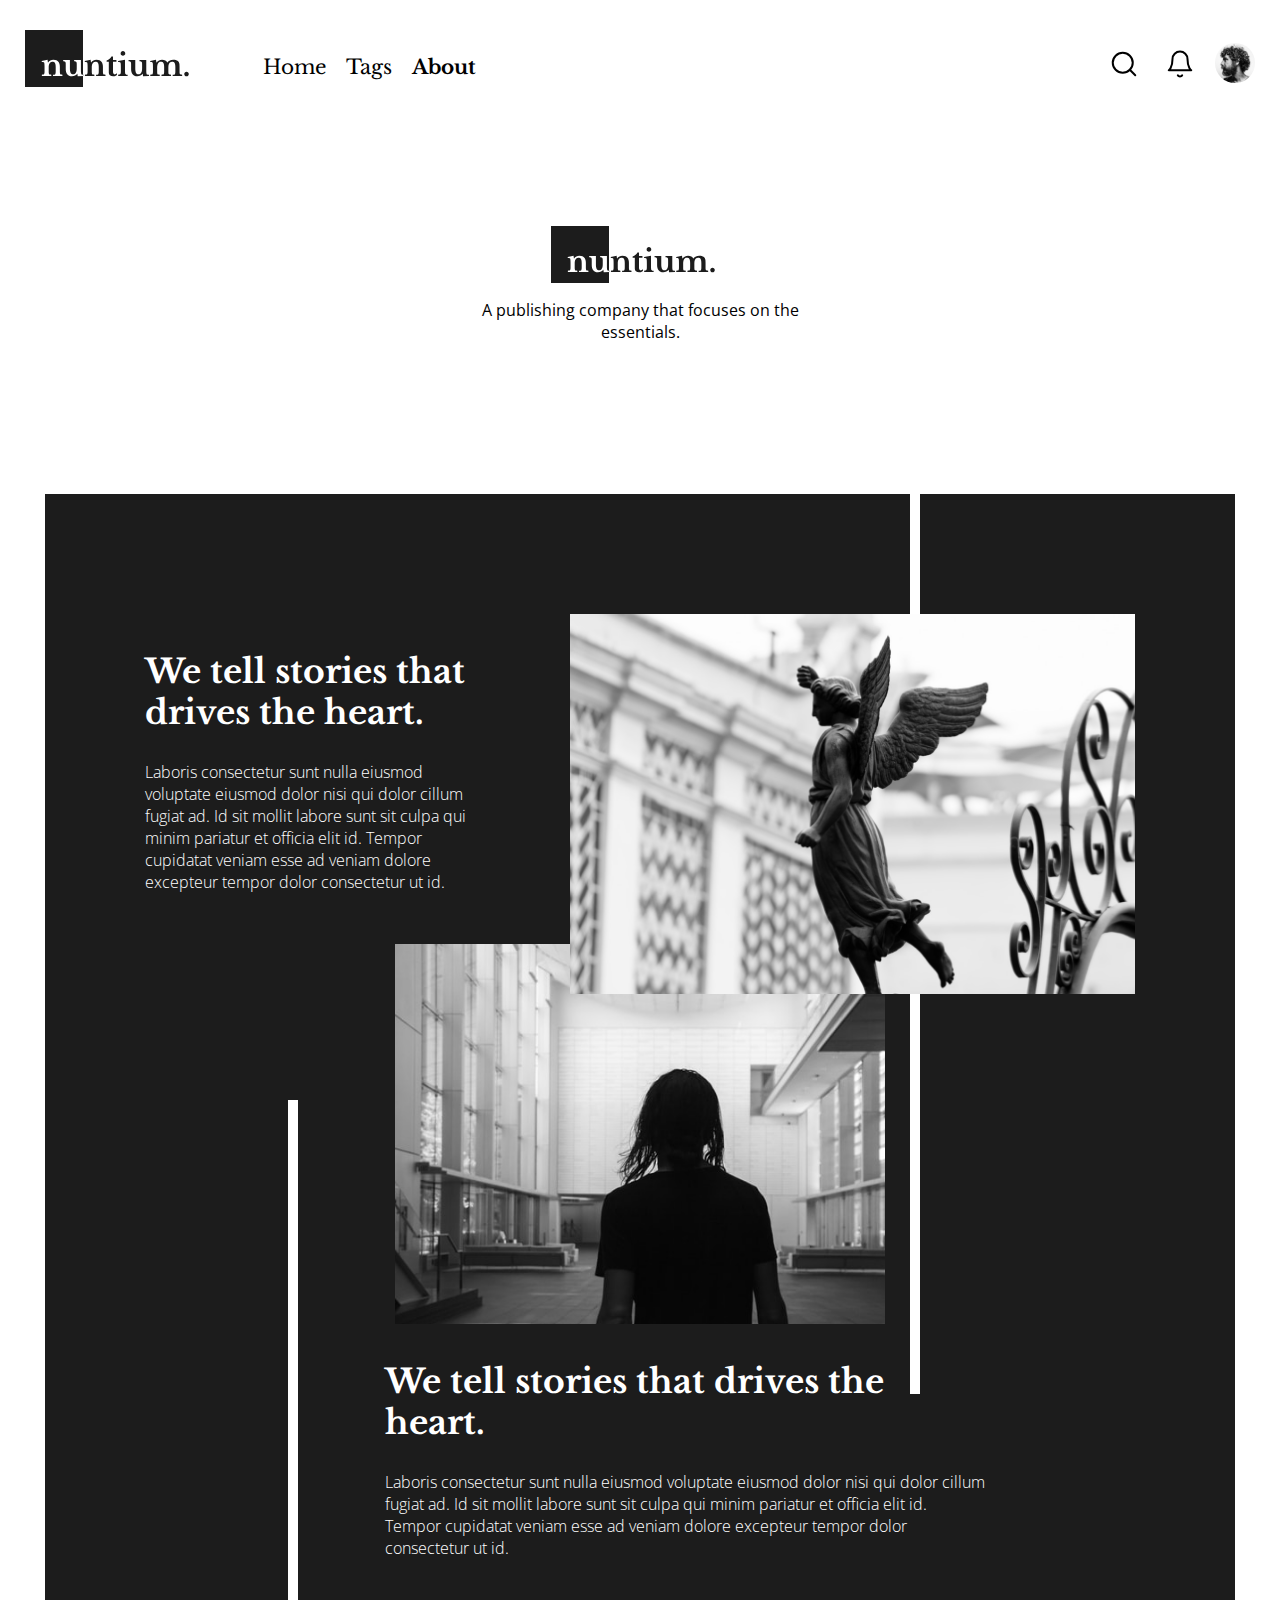
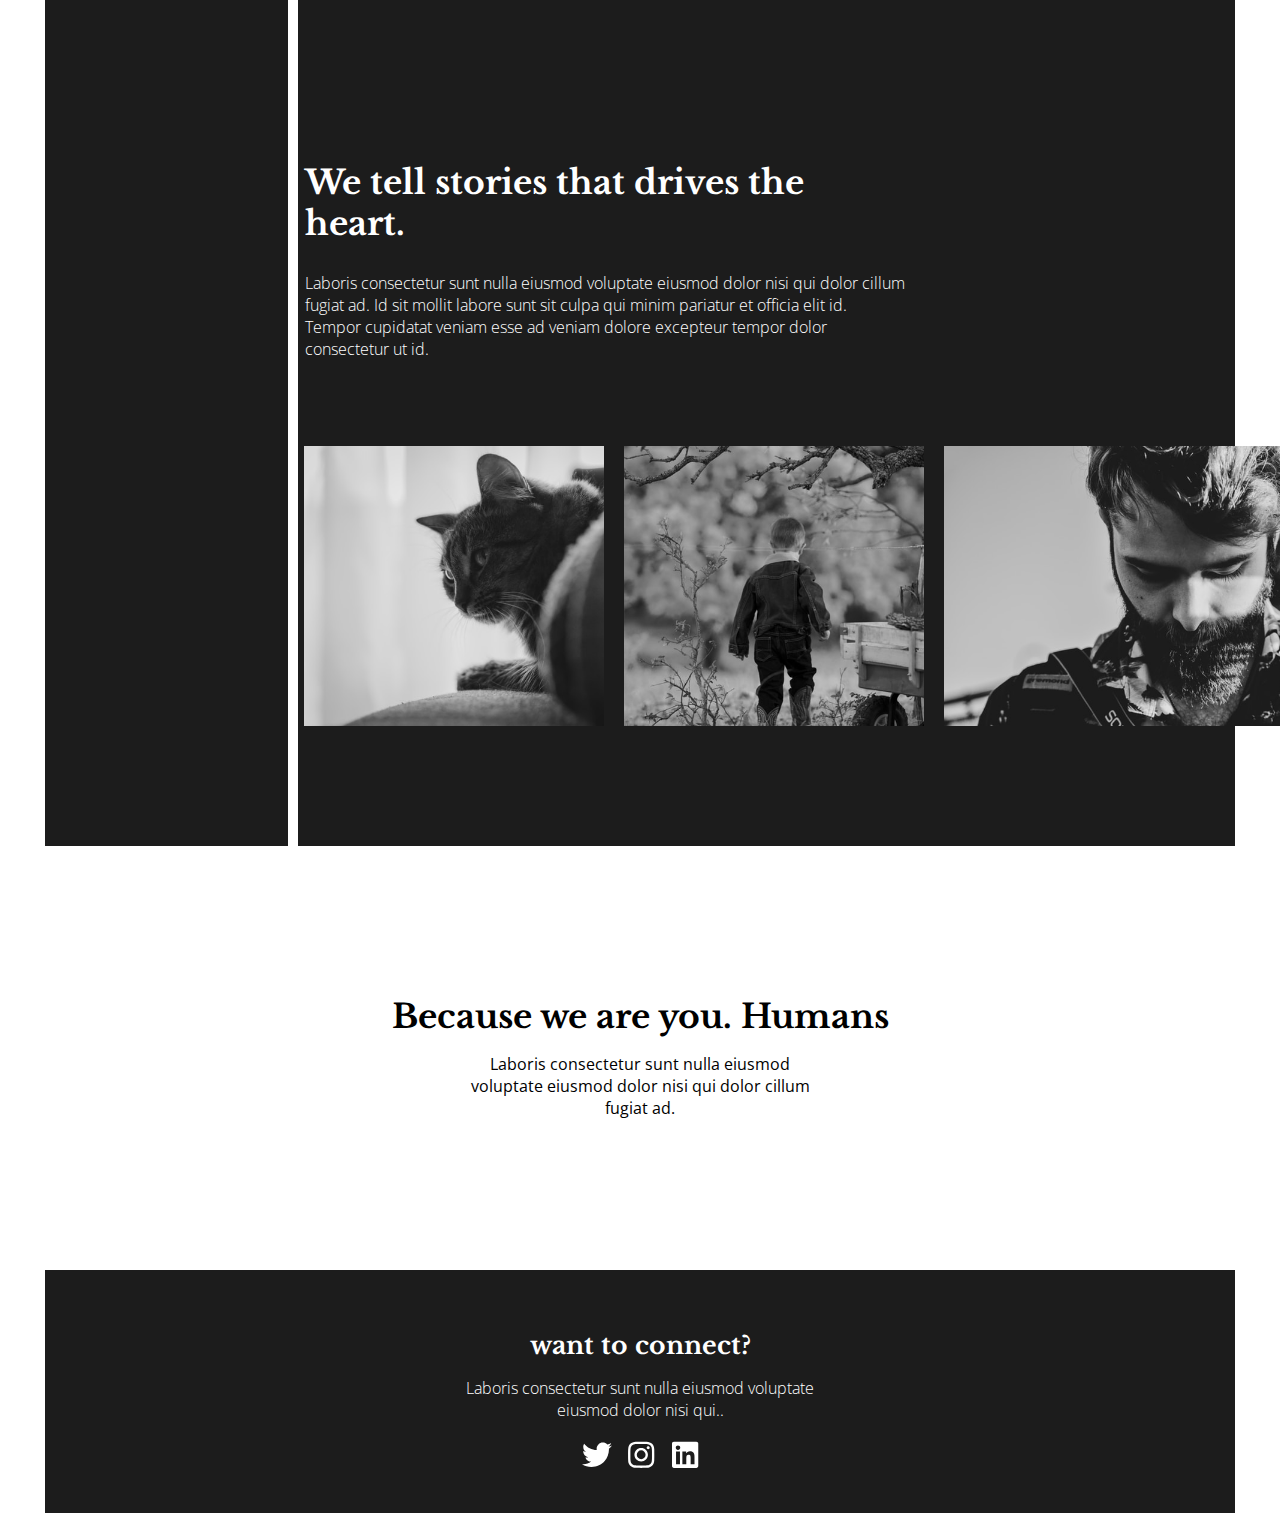
<file: logged-in/about_signed.html>
<!DOCTYPE html>
<html lang="en">
    <head>
        <meta charset="UTF-8">
        <meta name="viewport" content="width=device-width, initial-scale=1.0">
        <link rel="stylesheet" href="../style.css">
        <link rel="stylesheet" href="../reponsive.css">
        <link rel="preconnect" href="https://fonts.gstatic.com">
        <link href="https://fonts.googleapis.com/css2?family=Libre+Baskerville:ital,wght@0,400;0,700;1,400&family=Open+Sans:wght@300;400;600;700;800&display=swap" rel="stylesheet"> 
        <title>Nuntium</title>
    </head>
    <body>
        <nav>
            <div class="left-nav">
                <div class="burger">
                    <div class="b-one"></div>
                    <div class="b-two"></div>
                    <div class="b-three"></div>
                </div>
                <div class="logo"><svg width="178" height="57" viewBox="0 0 178 57" fill="none" xmlns="http://www.w3.org/2000/svg">
                    <path d="M23.71 41.11C23.71 41.93 23.73 42.58 23.77 43.06C23.83 43.52 23.94 43.88 24.1 44.14C24.28 44.38 24.54 44.54 24.88 44.62C25.24 44.7 25.72 44.76 26.32 44.8V46H16.87V44.8C17.45 44.76 17.91 44.7 18.25 44.62C18.61 44.54 18.88 44.38 19.06 44.14C19.26 43.9 19.39 43.56 19.45 43.12C19.51 42.68 19.54 42.08 19.54 41.32V37.57C19.54 36.39 19.52 35.44 19.48 34.72C19.44 33.98 19.39 33.48 19.33 33.22C19.27 32.96 19.19 32.75 19.09 32.59C18.99 32.41 18.84 32.28 18.64 32.2C18.44 32.1 18.19 32.04 17.89 32.02C17.59 31.98 17.21 31.96 16.75 31.96V30.94L22.54 29.8L22.93 32.44H23.05C23.71 31.6 24.49 30.95 25.39 30.49C26.29 30.03 27.28 29.8 28.36 29.8C29.64 29.8 30.67 29.98 31.45 30.34C32.25 30.68 32.96 31.26 33.58 32.08C33.92 32.54 34.22 33.14 34.48 33.88C34.74 34.6 34.87 35.6 34.87 36.88V41.11C34.87 41.93 34.89 42.58 34.93 43.06C34.99 43.52 35.1 43.88 35.26 44.14C35.44 44.38 35.7 44.54 36.04 44.62C36.38 44.7 36.84 44.76 37.42 44.8V46H28.03V44.8C28.63 44.78 29.1 44.73 29.44 44.65C29.8 44.55 30.07 44.38 30.25 44.14C30.43 43.9 30.55 43.56 30.61 43.12C30.67 42.66 30.7 42.06 30.7 41.32V37.24C30.7 36.22 30.64 35.36 30.52 34.66C30.4 33.96 30.2 33.4 29.92 32.98C29.66 32.54 29.31 32.23 28.87 32.05C28.43 31.85 27.88 31.75 27.22 31.75C26.58 31.75 26.03 31.93 25.57 32.29C25.11 32.65 24.71 33.15 24.37 33.79C24.19 34.15 24.03 34.62 23.89 35.2C23.77 35.76 23.71 36.35 23.71 36.97V41.11ZM51.7469 35.02C51.7469 34.22 51.7269 33.59 51.6869 33.13C51.6469 32.65 51.5369 32.29 51.3569 32.05C51.1769 31.79 50.9069 31.62 50.5469 31.54C50.2069 31.44 49.7369 31.36 49.1369 31.3V30.1H55.9169V39.19C55.9169 40.41 55.9269 41.37 55.9469 42.07C55.9869 42.75 56.0469 43.26 56.1269 43.6C56.1869 43.86 56.2569 44.07 56.3369 44.23C56.4169 44.37 56.5469 44.49 56.7269 44.59C56.9069 44.67 57.1469 44.73 57.4469 44.77C57.7669 44.79 58.1769 44.8 58.6769 44.8V45.97L52.7069 46.33L52.3769 43.66H52.2569C51.7369 44.5 51.0069 45.15 50.0669 45.61C49.1269 46.07 48.0769 46.3 46.9169 46.3C44.7769 46.3 43.1469 45.54 42.0269 44.02C41.1669 42.86 40.7369 41.21 40.7369 39.07V35.02C40.7369 34.2 40.7169 33.56 40.6769 33.1C40.6369 32.62 40.5269 32.26 40.3469 32.02C40.1869 31.78 39.9369 31.62 39.5969 31.54C39.2569 31.44 38.7869 31.36 38.1869 31.3V30.1H44.9069V38.59C44.9069 40.61 45.1569 42.08 45.6569 43C46.1569 43.9 46.9569 44.35 48.0569 44.35C49.2369 44.35 50.1469 43.81 50.7869 42.73C51.4269 41.69 51.7469 40.16 51.7469 38.14V35.02ZM66.7764 41.11C66.7764 41.93 66.7964 42.58 66.8364 43.06C66.8964 43.52 67.0064 43.88 67.1664 44.14C67.3464 44.38 67.6064 44.54 67.9464 44.62C68.3064 44.7 68.7864 44.76 69.3864 44.8V46H59.9364V44.8C60.5164 44.76 60.9764 44.7 61.3164 44.62C61.6764 44.54 61.9464 44.38 62.1264 44.14C62.3264 43.9 62.4564 43.56 62.5164 43.12C62.5764 42.68 62.6064 42.08 62.6064 41.32V37.57C62.6064 36.39 62.5864 35.44 62.5464 34.72C62.5064 33.98 62.4564 33.48 62.3964 33.22C62.3364 32.96 62.2564 32.75 62.1564 32.59C62.0564 32.41 61.9064 32.28 61.7064 32.2C61.5064 32.1 61.2564 32.04 60.9564 32.02C60.6564 31.98 60.2764 31.96 59.8164 31.96V30.94L65.6064 29.8L65.9964 32.44H66.1164C66.7764 31.6 67.5564 30.95 68.4564 30.49C69.3564 30.03 70.3464 29.8 71.4264 29.8C72.7064 29.8 73.7364 29.98 74.5164 30.34C75.3164 30.68 76.0264 31.26 76.6464 32.08C76.9864 32.54 77.2864 33.14 77.5464 33.88C77.8064 34.6 77.9364 35.6 77.9364 36.88V41.11C77.9364 41.93 77.9564 42.58 77.9964 43.06C78.0564 43.52 78.1664 43.88 78.3264 44.14C78.5064 44.38 78.7664 44.54 79.1064 44.62C79.4464 44.7 79.9064 44.76 80.4864 44.8V46H71.0964V44.8C71.6964 44.78 72.1664 44.73 72.5064 44.65C72.8664 44.55 73.1364 44.38 73.3164 44.14C73.4964 43.9 73.6164 43.56 73.6764 43.12C73.7364 42.66 73.7664 42.06 73.7664 41.32V37.24C73.7664 36.22 73.7064 35.36 73.5864 34.66C73.4664 33.96 73.2664 33.4 72.9864 32.98C72.7264 32.54 72.3764 32.23 71.9364 32.05C71.4964 31.85 70.9464 31.75 70.2864 31.75C69.6464 31.75 69.0964 31.93 68.6364 32.29C68.1764 32.65 67.7764 33.15 67.4364 33.79C67.2564 34.15 67.0964 34.62 66.9564 35.2C66.8364 35.76 66.7764 36.35 66.7764 36.97V41.11ZM81.6133 31.75V30.4C82.8133 30.06 83.8133 29.55 84.6133 28.87C85.4333 28.17 86.0433 27.37 86.4433 26.47H87.9733V30.1H91.4233V31.75H87.9733V40.96C87.9733 42.2 88.1033 43.08 88.3633 43.6C88.6433 44.12 89.1033 44.38 89.7433 44.38C90.5233 44.38 91.1133 44.02 91.5133 43.3L92.1433 44.17C91.5833 45.59 90.2633 46.3 88.1833 46.3C86.8033 46.3 85.7233 45.98 84.9433 45.34C84.1833 44.7 83.8033 43.8 83.8033 42.64V31.75H81.6133ZM100.028 41.08C100.028 41.88 100.058 42.52 100.118 43C100.178 43.48 100.298 43.85 100.478 44.11C100.658 44.37 100.918 44.55 101.258 44.65C101.598 44.73 102.058 44.78 102.638 44.8V46H93.1884V44.8C93.7484 44.78 94.1984 44.72 94.5384 44.62C94.8984 44.5 95.1684 44.32 95.3484 44.08C95.5484 43.82 95.6784 43.47 95.7384 43.03C95.8184 42.57 95.8584 41.99 95.8584 41.29V37.6C95.8584 36.44 95.8384 35.49 95.7984 34.75C95.7584 33.99 95.7084 33.47 95.6484 33.19C95.5484 32.69 95.3184 32.36 94.9584 32.2C94.6184 32.04 93.9884 31.96 93.0684 31.96V30.94L100.028 29.8V41.08ZM95.6184 23.44C95.6184 22.78 95.8384 22.23 96.2784 21.79C96.7384 21.33 97.2884 21.1 97.9284 21.1C98.5884 21.1 99.1384 21.33 99.5784 21.79C100.038 22.23 100.268 22.78 100.268 23.44C100.268 24.08 100.038 24.63 99.5784 25.09C99.1384 25.53 98.5884 25.75 97.9284 25.75C97.2884 25.75 96.7384 25.53 96.2784 25.09C95.8384 24.63 95.6184 24.08 95.6184 23.44ZM117.108 35.02C117.108 34.22 117.088 33.59 117.048 33.13C117.008 32.65 116.898 32.29 116.718 32.05C116.538 31.79 116.268 31.62 115.908 31.54C115.568 31.44 115.098 31.36 114.498 31.3V30.1H121.278V39.19C121.278 40.41 121.288 41.37 121.308 42.07C121.348 42.75 121.408 43.26 121.488 43.6C121.548 43.86 121.618 44.07 121.698 44.23C121.778 44.37 121.908 44.49 122.088 44.59C122.268 44.67 122.508 44.73 122.808 44.77C123.128 44.79 123.538 44.8 124.038 44.8V45.97L118.068 46.33L117.738 43.66H117.618C117.098 44.5 116.368 45.15 115.428 45.61C114.488 46.07 113.438 46.3 112.278 46.3C110.138 46.3 108.508 45.54 107.388 44.02C106.528 42.86 106.098 41.21 106.098 39.07V35.02C106.098 34.2 106.078 33.56 106.038 33.1C105.998 32.62 105.888 32.26 105.708 32.02C105.548 31.78 105.298 31.62 104.958 31.54C104.618 31.44 104.148 31.36 103.548 31.3V30.1H110.268V38.59C110.268 40.61 110.518 42.08 111.018 43C111.518 43.9 112.318 44.35 113.418 44.35C114.598 44.35 115.508 43.81 116.148 42.73C116.788 41.69 117.108 40.16 117.108 38.14V35.02ZM132.168 41.05C132.168 41.89 132.188 42.55 132.228 43.03C132.268 43.51 132.378 43.88 132.558 44.14C132.738 44.38 132.998 44.54 133.338 44.62C133.678 44.7 134.148 44.76 134.748 44.8V46H125.268V44.8C125.868 44.76 126.348 44.7 126.708 44.62C127.068 44.54 127.338 44.38 127.518 44.14C127.698 43.9 127.818 43.56 127.878 43.12C127.938 42.66 127.968 42.05 127.968 41.29V37.57C127.968 36.43 127.948 35.48 127.908 34.72C127.888 33.96 127.838 33.44 127.758 33.16C127.698 32.9 127.618 32.7 127.518 32.56C127.438 32.4 127.298 32.28 127.098 32.2C126.918 32.1 126.678 32.04 126.378 32.02C126.078 31.98 125.688 31.96 125.208 31.96V30.94L130.998 29.8L131.358 32.41H131.538C132.378 31.47 133.218 30.8 134.058 30.4C134.918 30 135.908 29.8 137.028 29.8C138.348 29.8 139.438 30.03 140.298 30.49C141.158 30.95 141.808 31.61 142.248 32.47H142.368C143.088 31.63 143.948 30.98 144.948 30.52C145.948 30.04 147.018 29.8 148.158 29.8C149.358 29.8 150.398 29.95 151.278 30.25C152.178 30.55 152.878 30.98 153.378 31.54C153.778 32 154.068 32.6 154.248 33.34C154.448 34.08 154.548 35.11 154.548 36.43V41.05C154.548 41.87 154.568 42.52 154.608 43C154.668 43.48 154.788 43.85 154.968 44.11C155.148 44.37 155.408 44.54 155.748 44.62C156.088 44.7 156.558 44.76 157.158 44.8V46H147.678V44.8C148.278 44.78 148.748 44.73 149.088 44.65C149.448 44.55 149.718 44.38 149.898 44.14C150.098 43.88 150.218 43.53 150.258 43.09C150.318 42.65 150.348 42.05 150.348 41.29V37.36C150.348 36.32 150.288 35.44 150.168 34.72C150.048 34 149.858 33.42 149.598 32.98C149.338 32.54 148.988 32.23 148.548 32.05C148.128 31.85 147.608 31.75 146.988 31.75C146.288 31.75 145.708 31.92 145.248 32.26C144.808 32.6 144.438 33.04 144.138 33.58C143.618 34.52 143.358 35.69 143.358 37.09V41.05C143.358 41.87 143.378 42.52 143.418 43C143.458 43.48 143.568 43.85 143.748 44.11C143.928 44.37 144.188 44.54 144.528 44.62C144.888 44.7 145.378 44.76 145.998 44.8V46H136.488V44.8C137.088 44.76 137.558 44.7 137.898 44.62C138.258 44.54 138.528 44.38 138.708 44.14C138.908 43.9 139.028 43.56 139.068 43.12C139.128 42.66 139.158 42.05 139.158 41.29V37.36C139.158 36.32 139.098 35.44 138.978 34.72C138.858 34 138.658 33.42 138.378 32.98C138.118 32.54 137.768 32.23 137.328 32.05C136.888 31.85 136.338 31.75 135.678 31.75C135.018 31.75 134.468 31.91 134.028 32.23C133.608 32.55 133.258 32.98 132.978 33.52C132.718 34 132.518 34.55 132.378 35.17C132.238 35.79 132.168 36.43 132.168 37.09V41.05ZM159.241 44.08C159.241 43.44 159.451 42.9 159.871 42.46C160.311 42 160.851 41.77 161.491 41.77C162.151 41.77 162.701 42 163.141 42.46C163.581 42.9 163.801 43.44 163.801 44.08C163.801 44.7 163.581 45.23 163.141 45.67C162.701 46.09 162.151 46.3 161.491 46.3C160.851 46.3 160.311 46.09 159.871 45.67C159.451 45.23 159.241 44.7 159.241 44.08Z" fill="#1C1C1C"/>
                    <rect width="58" height="57" fill="#1C1C1C"/>
                    <path d="M23.71 41.11C23.71 41.93 23.73 42.58 23.77 43.06C23.83 43.52 23.94 43.88 24.1 44.14C24.28 44.38 24.54 44.54 24.88 44.62C25.24 44.7 25.72 44.76 26.32 44.8V46H16.87V44.8C17.45 44.76 17.91 44.7 18.25 44.62C18.61 44.54 18.88 44.38 19.06 44.14C19.26 43.9 19.39 43.56 19.45 43.12C19.51 42.68 19.54 42.08 19.54 41.32V37.57C19.54 36.39 19.52 35.44 19.48 34.72C19.44 33.98 19.39 33.48 19.33 33.22C19.27 32.96 19.19 32.75 19.09 32.59C18.99 32.41 18.84 32.28 18.64 32.2C18.44 32.1 18.19 32.04 17.89 32.02C17.59 31.98 17.21 31.96 16.75 31.96V30.94L22.54 29.8L22.93 32.44H23.05C23.71 31.6 24.49 30.95 25.39 30.49C26.29 30.03 27.28 29.8 28.36 29.8C29.64 29.8 30.67 29.98 31.45 30.34C32.25 30.68 32.96 31.26 33.58 32.08C33.92 32.54 34.22 33.14 34.48 33.88C34.74 34.6 34.87 35.6 34.87 36.88V41.11C34.87 41.93 34.89 42.58 34.93 43.06C34.99 43.52 35.1 43.88 35.26 44.14C35.44 44.38 35.7 44.54 36.04 44.62C36.38 44.7 36.84 44.76 37.42 44.8V46H28.03V44.8C28.63 44.78 29.1 44.73 29.44 44.65C29.8 44.55 30.07 44.38 30.25 44.14C30.43 43.9 30.55 43.56 30.61 43.12C30.67 42.66 30.7 42.06 30.7 41.32V37.24C30.7 36.22 30.64 35.36 30.52 34.66C30.4 33.96 30.2 33.4 29.92 32.98C29.66 32.54 29.31 32.23 28.87 32.05C28.43 31.85 27.88 31.75 27.22 31.75C26.58 31.75 26.03 31.93 25.57 32.29C25.11 32.65 24.71 33.15 24.37 33.79C24.19 34.15 24.03 34.62 23.89 35.2C23.77 35.76 23.71 36.35 23.71 36.97V41.11ZM51.7469 35.02C51.7469 34.22 51.7269 33.59 51.6869 33.13C51.6469 32.65 51.5369 32.29 51.3569 32.05C51.1769 31.79 50.9069 31.62 50.5469 31.54C50.2069 31.44 49.7369 31.36 49.1369 31.3V30.1H55.9169V39.19C55.9169 40.41 55.9269 41.37 55.9469 42.07C55.9869 42.75 56.0469 43.26 56.1269 43.6C56.1869 43.86 56.2569 44.07 56.3369 44.23C56.4169 44.37 56.5469 44.49 56.7269 44.59C56.9069 44.67 57.1469 44.73 57.4469 44.77C57.7669 44.79 58.1769 44.8 58.6769 44.8V45.97L52.7069 46.33L52.3769 43.66H52.2569C51.7369 44.5 51.0069 45.15 50.0669 45.61C49.1269 46.07 48.0769 46.3 46.9169 46.3C44.7769 46.3 43.1469 45.54 42.0269 44.02C41.1669 42.86 40.7369 41.21 40.7369 39.07V35.02C40.7369 34.2 40.7169 33.56 40.6769 33.1C40.6369 32.62 40.5269 32.26 40.3469 32.02C40.1869 31.78 39.9369 31.62 39.5969 31.54C39.2569 31.44 38.7869 31.36 38.1869 31.3V30.1H44.9069V38.59C44.9069 40.61 45.1569 42.08 45.6569 43C46.1569 43.9 46.9569 44.35 48.0569 44.35C49.2369 44.35 50.1469 43.81 50.7869 42.73C51.4269 41.69 51.7469 40.16 51.7469 38.14V35.02Z" fill="white"/>
                    </svg>
                </div>
                <div class="menu">
                    <ul>
                        <li class="nav-item"><a href="signedin-home.html" class="navlink">Home</a></li>
                        <li class="nav-item"><a href="tags_signed.html" class="navlink">Tags</a></li>
                        <li class="nav-item"><a href="" class="navlink active">About</a></li>
                    </ul>
                </div>
            </div>
            <div class="right-nav">
                <div class="search">
                    <input type="search">
                    <button>
                        <svg width="30" height="30" viewBox="0 0 30 30" fill="none" xmlns="http://www.w3.org/2000/svg">
                          <path d="M13.75 23.75C19.2728 23.75 23.75 19.2728 23.75 13.75C23.75 8.22715 19.2728 3.75 13.75 3.75C8.22715 3.75 3.75 8.22715 3.75 13.75C3.75 19.2728 8.22715 23.75 13.75 23.75Z" stroke="black" stroke-width="2" stroke-linecap="round" stroke-linejoin="round"/>
                          <path d="M26.25 26.25L20.8125 20.8125" stroke="black" stroke-width="2" stroke-linecap="round" stroke-linejoin="round"/>
                        </svg>
                    </button>
                </div>
                <div class="bell"><svg width="30" height="30" viewBox="0 0 30 30" fill="none" xmlns="http://www.w3.org/2000/svg">
                    <path d="M22.5 10C22.5 8.01088 21.7098 6.10322 20.3033 4.6967C18.8968 3.29018 16.9891 2.5 15 2.5C13.0109 2.5 11.1032 3.29018 9.6967 4.6967C8.29018 6.10322 7.5 8.01088 7.5 10C7.5 18.75 3.75 21.25 3.75 21.25H26.25C26.25 21.25 22.5 18.75 22.5 10Z" stroke="black" stroke-width="2" stroke-linecap="round" stroke-linejoin="round"/>
                    <path d="M17.1624 26.25C16.9426 26.6288 16.6272 26.9433 16.2477 27.1619C15.8682 27.3805 15.4379 27.4956 14.9999 27.4956C14.5619 27.4956 14.1316 27.3805 13.7521 27.1619C13.3726 26.9433 13.0572 26.6288 12.8374 26.25" stroke="black" stroke-width="2" stroke-linecap="round" stroke-linejoin="round"/>
                    </svg>
                </div>
                <div class="profile-bar">
                        <div class="prof-img-menu"></div>
                    <div class="control">
                        <div class="list-dropdown">
                            <div class="prof-name">
                                <h2>Arthur Black</h2>
                                <a href="profile.html">@authurblack</a>
                            </div>
                            <div class="main-list">
                                <ul>
                                    <li><a href="dashboard.html">Dashboard</a></li>
                                    <li><a href="">Write a Post</a></li>
                                    <li><a href="">Settings</a></li>
                                    <li><a href="">Help</a></li>
                                    <li><a href="../index.html">Sign out</a></li>
                                </ul>
                            </div>
                        </div>
                    </div>
                </div>
            </div>
        </nav>
        
    </body>
    <main>
        <div class="container">
            <div class="c_head">
                <div class="b-cont">
                    <svg width="178" height="57" viewBox="0 0 178 57" fill="none" xmlns="http://www.w3.org/2000/svg">
                        <path d="M23.71 41.11C23.71 41.93 23.73 42.58 23.77 43.06C23.83 43.52 23.94 43.88 24.1 44.14C24.28 44.38 24.54 44.54 24.88 44.62C25.24 44.7 25.72 44.76 26.32 44.8V46H16.87V44.8C17.45 44.76 17.91 44.7 18.25 44.62C18.61 44.54 18.88 44.38 19.06 44.14C19.26 43.9 19.39 43.56 19.45 43.12C19.51 42.68 19.54 42.08 19.54 41.32V37.57C19.54 36.39 19.52 35.44 19.48 34.72C19.44 33.98 19.39 33.48 19.33 33.22C19.27 32.96 19.19 32.75 19.09 32.59C18.99 32.41 18.84 32.28 18.64 32.2C18.44 32.1 18.19 32.04 17.89 32.02C17.59 31.98 17.21 31.96 16.75 31.96V30.94L22.54 29.8L22.93 32.44H23.05C23.71 31.6 24.49 30.95 25.39 30.49C26.29 30.03 27.28 29.8 28.36 29.8C29.64 29.8 30.67 29.98 31.45 30.34C32.25 30.68 32.96 31.26 33.58 32.08C33.92 32.54 34.22 33.14 34.48 33.88C34.74 34.6 34.87 35.6 34.87 36.88V41.11C34.87 41.93 34.89 42.58 34.93 43.06C34.99 43.52 35.1 43.88 35.26 44.14C35.44 44.38 35.7 44.54 36.04 44.62C36.38 44.7 36.84 44.76 37.42 44.8V46H28.03V44.8C28.63 44.78 29.1 44.73 29.44 44.65C29.8 44.55 30.07 44.38 30.25 44.14C30.43 43.9 30.55 43.56 30.61 43.12C30.67 42.66 30.7 42.06 30.7 41.32V37.24C30.7 36.22 30.64 35.36 30.52 34.66C30.4 33.96 30.2 33.4 29.92 32.98C29.66 32.54 29.31 32.23 28.87 32.05C28.43 31.85 27.88 31.75 27.22 31.75C26.58 31.75 26.03 31.93 25.57 32.29C25.11 32.65 24.71 33.15 24.37 33.79C24.19 34.15 24.03 34.62 23.89 35.2C23.77 35.76 23.71 36.35 23.71 36.97V41.11ZM51.7469 35.02C51.7469 34.22 51.7269 33.59 51.6869 33.13C51.6469 32.65 51.5369 32.29 51.3569 32.05C51.1769 31.79 50.9069 31.62 50.5469 31.54C50.2069 31.44 49.7369 31.36 49.1369 31.3V30.1H55.9169V39.19C55.9169 40.41 55.9269 41.37 55.9469 42.07C55.9869 42.75 56.0469 43.26 56.1269 43.6C56.1869 43.86 56.2569 44.07 56.3369 44.23C56.4169 44.37 56.5469 44.49 56.7269 44.59C56.9069 44.67 57.1469 44.73 57.4469 44.77C57.7669 44.79 58.1769 44.8 58.6769 44.8V45.97L52.7069 46.33L52.3769 43.66H52.2569C51.7369 44.5 51.0069 45.15 50.0669 45.61C49.1269 46.07 48.0769 46.3 46.9169 46.3C44.7769 46.3 43.1469 45.54 42.0269 44.02C41.1669 42.86 40.7369 41.21 40.7369 39.07V35.02C40.7369 34.2 40.7169 33.56 40.6769 33.1C40.6369 32.62 40.5269 32.26 40.3469 32.02C40.1869 31.78 39.9369 31.62 39.5969 31.54C39.2569 31.44 38.7869 31.36 38.1869 31.3V30.1H44.9069V38.59C44.9069 40.61 45.1569 42.08 45.6569 43C46.1569 43.9 46.9569 44.35 48.0569 44.35C49.2369 44.35 50.1469 43.81 50.7869 42.73C51.4269 41.69 51.7469 40.16 51.7469 38.14V35.02ZM66.7764 41.11C66.7764 41.93 66.7964 42.58 66.8364 43.06C66.8964 43.52 67.0064 43.88 67.1664 44.14C67.3464 44.38 67.6064 44.54 67.9464 44.62C68.3064 44.7 68.7864 44.76 69.3864 44.8V46H59.9364V44.8C60.5164 44.76 60.9764 44.7 61.3164 44.62C61.6764 44.54 61.9464 44.38 62.1264 44.14C62.3264 43.9 62.4564 43.56 62.5164 43.12C62.5764 42.68 62.6064 42.08 62.6064 41.32V37.57C62.6064 36.39 62.5864 35.44 62.5464 34.72C62.5064 33.98 62.4564 33.48 62.3964 33.22C62.3364 32.96 62.2564 32.75 62.1564 32.59C62.0564 32.41 61.9064 32.28 61.7064 32.2C61.5064 32.1 61.2564 32.04 60.9564 32.02C60.6564 31.98 60.2764 31.96 59.8164 31.96V30.94L65.6064 29.8L65.9964 32.44H66.1164C66.7764 31.6 67.5564 30.95 68.4564 30.49C69.3564 30.03 70.3464 29.8 71.4264 29.8C72.7064 29.8 73.7364 29.98 74.5164 30.34C75.3164 30.68 76.0264 31.26 76.6464 32.08C76.9864 32.54 77.2864 33.14 77.5464 33.88C77.8064 34.6 77.9364 35.6 77.9364 36.88V41.11C77.9364 41.93 77.9564 42.58 77.9964 43.06C78.0564 43.52 78.1664 43.88 78.3264 44.14C78.5064 44.38 78.7664 44.54 79.1064 44.62C79.4464 44.7 79.9064 44.76 80.4864 44.8V46H71.0964V44.8C71.6964 44.78 72.1664 44.73 72.5064 44.65C72.8664 44.55 73.1364 44.38 73.3164 44.14C73.4964 43.9 73.6164 43.56 73.6764 43.12C73.7364 42.66 73.7664 42.06 73.7664 41.32V37.24C73.7664 36.22 73.7064 35.36 73.5864 34.66C73.4664 33.96 73.2664 33.4 72.9864 32.98C72.7264 32.54 72.3764 32.23 71.9364 32.05C71.4964 31.85 70.9464 31.75 70.2864 31.75C69.6464 31.75 69.0964 31.93 68.6364 32.29C68.1764 32.65 67.7764 33.15 67.4364 33.79C67.2564 34.15 67.0964 34.62 66.9564 35.2C66.8364 35.76 66.7764 36.35 66.7764 36.97V41.11ZM81.6133 31.75V30.4C82.8133 30.06 83.8133 29.55 84.6133 28.87C85.4333 28.17 86.0433 27.37 86.4433 26.47H87.9733V30.1H91.4233V31.75H87.9733V40.96C87.9733 42.2 88.1033 43.08 88.3633 43.6C88.6433 44.12 89.1033 44.38 89.7433 44.38C90.5233 44.38 91.1133 44.02 91.5133 43.3L92.1433 44.17C91.5833 45.59 90.2633 46.3 88.1833 46.3C86.8033 46.3 85.7233 45.98 84.9433 45.34C84.1833 44.7 83.8033 43.8 83.8033 42.64V31.75H81.6133ZM100.028 41.08C100.028 41.88 100.058 42.52 100.118 43C100.178 43.48 100.298 43.85 100.478 44.11C100.658 44.37 100.918 44.55 101.258 44.65C101.598 44.73 102.058 44.78 102.638 44.8V46H93.1884V44.8C93.7484 44.78 94.1984 44.72 94.5384 44.62C94.8984 44.5 95.1684 44.32 95.3484 44.08C95.5484 43.82 95.6784 43.47 95.7384 43.03C95.8184 42.57 95.8584 41.99 95.8584 41.29V37.6C95.8584 36.44 95.8384 35.49 95.7984 34.75C95.7584 33.99 95.7084 33.47 95.6484 33.19C95.5484 32.69 95.3184 32.36 94.9584 32.2C94.6184 32.04 93.9884 31.96 93.0684 31.96V30.94L100.028 29.8V41.08ZM95.6184 23.44C95.6184 22.78 95.8384 22.23 96.2784 21.79C96.7384 21.33 97.2884 21.1 97.9284 21.1C98.5884 21.1 99.1384 21.33 99.5784 21.79C100.038 22.23 100.268 22.78 100.268 23.44C100.268 24.08 100.038 24.63 99.5784 25.09C99.1384 25.53 98.5884 25.75 97.9284 25.75C97.2884 25.75 96.7384 25.53 96.2784 25.09C95.8384 24.63 95.6184 24.08 95.6184 23.44ZM117.108 35.02C117.108 34.22 117.088 33.59 117.048 33.13C117.008 32.65 116.898 32.29 116.718 32.05C116.538 31.79 116.268 31.62 115.908 31.54C115.568 31.44 115.098 31.36 114.498 31.3V30.1H121.278V39.19C121.278 40.41 121.288 41.37 121.308 42.07C121.348 42.75 121.408 43.26 121.488 43.6C121.548 43.86 121.618 44.07 121.698 44.23C121.778 44.37 121.908 44.49 122.088 44.59C122.268 44.67 122.508 44.73 122.808 44.77C123.128 44.79 123.538 44.8 124.038 44.8V45.97L118.068 46.33L117.738 43.66H117.618C117.098 44.5 116.368 45.15 115.428 45.61C114.488 46.07 113.438 46.3 112.278 46.3C110.138 46.3 108.508 45.54 107.388 44.02C106.528 42.86 106.098 41.21 106.098 39.07V35.02C106.098 34.2 106.078 33.56 106.038 33.1C105.998 32.62 105.888 32.26 105.708 32.02C105.548 31.78 105.298 31.62 104.958 31.54C104.618 31.44 104.148 31.36 103.548 31.3V30.1H110.268V38.59C110.268 40.61 110.518 42.08 111.018 43C111.518 43.9 112.318 44.35 113.418 44.35C114.598 44.35 115.508 43.81 116.148 42.73C116.788 41.69 117.108 40.16 117.108 38.14V35.02ZM132.168 41.05C132.168 41.89 132.188 42.55 132.228 43.03C132.268 43.51 132.378 43.88 132.558 44.14C132.738 44.38 132.998 44.54 133.338 44.62C133.678 44.7 134.148 44.76 134.748 44.8V46H125.268V44.8C125.868 44.76 126.348 44.7 126.708 44.62C127.068 44.54 127.338 44.38 127.518 44.14C127.698 43.9 127.818 43.56 127.878 43.12C127.938 42.66 127.968 42.05 127.968 41.29V37.57C127.968 36.43 127.948 35.48 127.908 34.72C127.888 33.96 127.838 33.44 127.758 33.16C127.698 32.9 127.618 32.7 127.518 32.56C127.438 32.4 127.298 32.28 127.098 32.2C126.918 32.1 126.678 32.04 126.378 32.02C126.078 31.98 125.688 31.96 125.208 31.96V30.94L130.998 29.8L131.358 32.41H131.538C132.378 31.47 133.218 30.8 134.058 30.4C134.918 30 135.908 29.8 137.028 29.8C138.348 29.8 139.438 30.03 140.298 30.49C141.158 30.95 141.808 31.61 142.248 32.47H142.368C143.088 31.63 143.948 30.98 144.948 30.52C145.948 30.04 147.018 29.8 148.158 29.8C149.358 29.8 150.398 29.95 151.278 30.25C152.178 30.55 152.878 30.98 153.378 31.54C153.778 32 154.068 32.6 154.248 33.34C154.448 34.08 154.548 35.11 154.548 36.43V41.05C154.548 41.87 154.568 42.52 154.608 43C154.668 43.48 154.788 43.85 154.968 44.11C155.148 44.37 155.408 44.54 155.748 44.62C156.088 44.7 156.558 44.76 157.158 44.8V46H147.678V44.8C148.278 44.78 148.748 44.73 149.088 44.65C149.448 44.55 149.718 44.38 149.898 44.14C150.098 43.88 150.218 43.53 150.258 43.09C150.318 42.65 150.348 42.05 150.348 41.29V37.36C150.348 36.32 150.288 35.44 150.168 34.72C150.048 34 149.858 33.42 149.598 32.98C149.338 32.54 148.988 32.23 148.548 32.05C148.128 31.85 147.608 31.75 146.988 31.75C146.288 31.75 145.708 31.92 145.248 32.26C144.808 32.6 144.438 33.04 144.138 33.58C143.618 34.52 143.358 35.69 143.358 37.09V41.05C143.358 41.87 143.378 42.52 143.418 43C143.458 43.48 143.568 43.85 143.748 44.11C143.928 44.37 144.188 44.54 144.528 44.62C144.888 44.7 145.378 44.76 145.998 44.8V46H136.488V44.8C137.088 44.76 137.558 44.7 137.898 44.62C138.258 44.54 138.528 44.38 138.708 44.14C138.908 43.9 139.028 43.56 139.068 43.12C139.128 42.66 139.158 42.05 139.158 41.29V37.36C139.158 36.32 139.098 35.44 138.978 34.72C138.858 34 138.658 33.42 138.378 32.98C138.118 32.54 137.768 32.23 137.328 32.05C136.888 31.85 136.338 31.75 135.678 31.75C135.018 31.75 134.468 31.91 134.028 32.23C133.608 32.55 133.258 32.98 132.978 33.52C132.718 34 132.518 34.55 132.378 35.17C132.238 35.79 132.168 36.43 132.168 37.09V41.05ZM159.241 44.08C159.241 43.44 159.451 42.9 159.871 42.46C160.311 42 160.851 41.77 161.491 41.77C162.151 41.77 162.701 42 163.141 42.46C163.581 42.9 163.801 43.44 163.801 44.08C163.801 44.7 163.581 45.23 163.141 45.67C162.701 46.09 162.151 46.3 161.491 46.3C160.851 46.3 160.311 46.09 159.871 45.67C159.451 45.23 159.241 44.7 159.241 44.08Z" fill="#1C1C1C"/>
                        <rect width="58" height="57" fill="#1C1C1C"/>
                        <path d="M23.71 41.11C23.71 41.93 23.73 42.58 23.77 43.06C23.83 43.52 23.94 43.88 24.1 44.14C24.28 44.38 24.54 44.54 24.88 44.62C25.24 44.7 25.72 44.76 26.32 44.8V46H16.87V44.8C17.45 44.76 17.91 44.7 18.25 44.62C18.61 44.54 18.88 44.38 19.06 44.14C19.26 43.9 19.39 43.56 19.45 43.12C19.51 42.68 19.54 42.08 19.54 41.32V37.57C19.54 36.39 19.52 35.44 19.48 34.72C19.44 33.98 19.39 33.48 19.33 33.22C19.27 32.96 19.19 32.75 19.09 32.59C18.99 32.41 18.84 32.28 18.64 32.2C18.44 32.1 18.19 32.04 17.89 32.02C17.59 31.98 17.21 31.96 16.75 31.96V30.94L22.54 29.8L22.93 32.44H23.05C23.71 31.6 24.49 30.95 25.39 30.49C26.29 30.03 27.28 29.8 28.36 29.8C29.64 29.8 30.67 29.98 31.45 30.34C32.25 30.68 32.96 31.26 33.58 32.08C33.92 32.54 34.22 33.14 34.48 33.88C34.74 34.6 34.87 35.6 34.87 36.88V41.11C34.87 41.93 34.89 42.58 34.93 43.06C34.99 43.52 35.1 43.88 35.26 44.14C35.44 44.38 35.7 44.54 36.04 44.62C36.38 44.7 36.84 44.76 37.42 44.8V46H28.03V44.8C28.63 44.78 29.1 44.73 29.44 44.65C29.8 44.55 30.07 44.38 30.25 44.14C30.43 43.9 30.55 43.56 30.61 43.12C30.67 42.66 30.7 42.06 30.7 41.32V37.24C30.7 36.22 30.64 35.36 30.52 34.66C30.4 33.96 30.2 33.4 29.92 32.98C29.66 32.54 29.31 32.23 28.87 32.05C28.43 31.85 27.88 31.75 27.22 31.75C26.58 31.75 26.03 31.93 25.57 32.29C25.11 32.65 24.71 33.15 24.37 33.79C24.19 34.15 24.03 34.62 23.89 35.2C23.77 35.76 23.71 36.35 23.71 36.97V41.11ZM51.7469 35.02C51.7469 34.22 51.7269 33.59 51.6869 33.13C51.6469 32.65 51.5369 32.29 51.3569 32.05C51.1769 31.79 50.9069 31.62 50.5469 31.54C50.2069 31.44 49.7369 31.36 49.1369 31.3V30.1H55.9169V39.19C55.9169 40.41 55.9269 41.37 55.9469 42.07C55.9869 42.75 56.0469 43.26 56.1269 43.6C56.1869 43.86 56.2569 44.07 56.3369 44.23C56.4169 44.37 56.5469 44.49 56.7269 44.59C56.9069 44.67 57.1469 44.73 57.4469 44.77C57.7669 44.79 58.1769 44.8 58.6769 44.8V45.97L52.7069 46.33L52.3769 43.66H52.2569C51.7369 44.5 51.0069 45.15 50.0669 45.61C49.1269 46.07 48.0769 46.3 46.9169 46.3C44.7769 46.3 43.1469 45.54 42.0269 44.02C41.1669 42.86 40.7369 41.21 40.7369 39.07V35.02C40.7369 34.2 40.7169 33.56 40.6769 33.1C40.6369 32.62 40.5269 32.26 40.3469 32.02C40.1869 31.78 39.9369 31.62 39.5969 31.54C39.2569 31.44 38.7869 31.36 38.1869 31.3V30.1H44.9069V38.59C44.9069 40.61 45.1569 42.08 45.6569 43C46.1569 43.9 46.9569 44.35 48.0569 44.35C49.2369 44.35 50.1469 43.81 50.7869 42.73C51.4269 41.69 51.7469 40.16 51.7469 38.14V35.02Z" fill="white"/>
                    </svg>
                    <p>A publishing company that focuses on the essentials.</p>    
                </div>
            </div>
            <div class="black">
                <div class="line1"></div>
                <div class="b-main">
                    <div class="b-top">
                        <div class="bcn">
                            <h2>We tell stories that drives the heart.</h2>
                            <p>Laboris consectetur sunt nulla eiusmod voluptate eiusmod dolor 
                               nisi qui dolor cillum fugiat ad. Id sit mollit labore sunt sit culpa qui
                               minim pariatur et officia elit id. Tempor cupidatat veniam esse ad veniam 
                               dolore excepteur tempor dolor consectetur ut id.
                            </p>
                        </div>
                        <div class="bcn-img"></div>
                    </div>
                    <div class="f-top">
                        <div class="fcn-img"></div>
                        <div class="fcn">
                            <h2>We tell stories that drives the heart.</h2>
                            <p>Laboris consectetur sunt nulla eiusmod voluptate eiusmod dolor 
                               nisi qui dolor cillum fugiat ad. Id sit mollit labore sunt sit culpa qui
                               minim pariatur et officia elit id. Tempor cupidatat veniam esse ad veniam 
                               dolore excepteur tempor dolor consectetur ut id.
                            </p>
                        </div>
                    </div>
                    <div class="d-top">
                        <div class="dcn">
                            <h2>We tell stories that drives the heart.</h2>
                            <p>Laboris consectetur sunt nulla eiusmod voluptate eiusmod dolor 
                               nisi qui dolor cillum fugiat ad. Id sit mollit labore sunt sit culpa qui
                               minim pariatur et officia elit id. Tempor cupidatat veniam esse ad veniam 
                               dolore excepteur tempor dolor consectetur ut id.
                            </p>
                        </div>
                        <div class="dcn-img">
                            <div class="d-img1"></div>
                            <div class="d-img2"></div>
                            <div class="d-img3"></div>
                        </div>
                        <div class="line2"></div>
                    </div>
                </div>
            </div>
            <div class="c_head">
                <div class="b-cont">
                    <h2>Because we are you. Humans</h2>
                    <p>Laboris consectetur sunt nulla eiusmod voluptate eiusmod dolor nisi qui dolor cillum fugiat ad.</p>    
                </div>
            </div>
        </div>
        <div class="black">
            <div class="b-conty">
                <h2>want to connect?</h2>
                <p>Laboris consectetur sunt nulla eiusmod voluptate eiusmod dolor nisi qui..</p>    
                <svg width="117" height="36" viewBox="0 0 117 36" fill="none" xmlns="http://www.w3.org/2000/svg">
                    <path d="M26.8945 11.6562C26.9336 11.8125 26.9531 12.0664 26.9531 12.418C26.9531 14.4883 26.5625 16.5586 25.7812 18.6289C25 20.6602 23.8867 22.5352 22.4414 24.2539C21.0352 25.9336 19.1992 27.3008 16.9336 28.3555C14.668 29.4102 12.168 29.9375 9.43359 29.9375C5.99609 29.9375 2.85156 29.0195 0 27.1836C0.429688 27.2227 0.917969 27.2422 1.46484 27.2422C4.31641 27.2422 6.875 26.3633 9.14062 24.6055C7.77344 24.6055 6.5625 24.2148 5.50781 23.4336C4.49219 22.6133 3.78906 21.5977 3.39844 20.3867C3.78906 20.4258 4.16016 20.4453 4.51172 20.4453C5.05859 20.4453 5.60547 20.3867 6.15234 20.2695C5.21484 20.0742 4.375 19.6836 3.63281 19.0977C2.89062 18.5117 2.30469 17.8086 1.875 16.9883C1.44531 16.1289 1.23047 15.2109 1.23047 14.2344V14.1172C2.08984 14.625 3.00781 14.8984 3.98438 14.9375C2.14844 13.6875 1.23047 11.9688 1.23047 9.78125C1.23047 8.6875 1.52344 7.65234 2.10938 6.67578C3.63281 8.58984 5.48828 10.1133 7.67578 11.2461C9.90234 12.3789 12.2656 13.0039 14.7656 13.1211C14.6875 12.6523 14.6484 12.1836 14.6484 11.7148C14.6484 10.0352 15.2344 8.58984 16.4062 7.37891C17.6172 6.16797 19.0625 5.5625 20.7422 5.5625C22.5391 5.5625 24.043 6.20703 25.2539 7.49609C26.6602 7.22266 27.9688 6.73438 29.1797 6.03125C28.7109 7.47656 27.8125 8.60938 26.4844 9.42969C27.6562 9.27344 28.8281 8.94141 30 8.43359C29.1406 9.68359 28.1055 10.7578 26.8945 11.6562Z" fill="white"/>
                    <path d="M54.3789 13.0039C55.707 11.6758 57.3086 11.0117 59.1836 11.0117C61.0586 11.0117 62.6406 11.6758 63.9297 13.0039C65.2578 14.293 65.9219 15.875 65.9219 17.75C65.9219 19.625 65.2578 21.2266 63.9297 22.5547C62.6406 23.8438 61.0586 24.4883 59.1836 24.4883C57.3086 24.4883 55.707 23.8438 54.3789 22.5547C53.0898 21.2266 52.4453 19.625 52.4453 17.75C52.4453 15.875 53.0898 14.293 54.3789 13.0039ZM56.0781 20.8555C56.9375 21.7148 57.9727 22.1445 59.1836 22.1445C60.3945 22.1445 61.4297 21.7148 62.2891 20.8555C63.1484 19.9961 63.5781 18.9609 63.5781 17.75C63.5781 16.5391 63.1484 15.5039 62.2891 14.6445C61.4297 13.7852 60.3945 13.3555 59.1836 13.3555C57.9727 13.3555 56.9375 13.7852 56.0781 14.6445C55.2188 15.5039 54.7891 16.5391 54.7891 17.75C54.7891 18.9609 55.2188 19.9961 56.0781 20.8555ZM67.2695 9.66406C67.582 9.9375 67.7383 10.2891 67.7383 10.7188C67.7383 11.1484 67.582 11.5195 67.2695 11.832C66.9961 12.1445 66.6445 12.3008 66.2148 12.3008C65.7852 12.3008 65.4141 12.1445 65.1016 11.832C64.7891 11.5195 64.6328 11.1484 64.6328 10.7188C64.6328 10.2891 64.7891 9.9375 65.1016 9.66406C65.4141 9.35156 65.7852 9.19531 66.2148 9.19531C66.6445 9.19531 66.9961 9.35156 67.2695 9.66406ZM72.25 12.3594C72.2891 13.4141 72.3086 15.2109 72.3086 17.75C72.3086 20.2891 72.2891 22.0859 72.25 23.1406C72.1328 25.5234 71.4102 27.3789 70.082 28.707C68.793 29.9961 66.957 30.6797 64.5742 30.7578C63.5195 30.8359 61.7227 30.875 59.1836 30.875C56.6445 30.875 54.8477 30.8359 53.793 30.7578C51.4102 30.6406 49.5742 29.9375 48.2852 28.6484C47.7773 28.1797 47.3672 27.6328 47.0547 27.0078C46.7422 26.3828 46.5078 25.7773 46.3516 25.1914C46.2344 24.6055 46.1758 23.9219 46.1758 23.1406C46.0977 22.0859 46.0586 20.2891 46.0586 17.75C46.0586 15.2109 46.0977 13.3945 46.1758 12.3008C46.293 9.95703 46.9961 8.14062 48.2852 6.85156C49.5742 5.52344 51.4102 4.80078 53.793 4.68359C54.8477 4.64453 56.6445 4.625 59.1836 4.625C61.7227 4.625 63.5195 4.64453 64.5742 4.68359C66.957 4.80078 68.793 5.52344 70.082 6.85156C71.4102 8.14062 72.1328 9.97656 72.25 12.3594ZM69.4375 25.4844C69.5547 25.1719 69.6523 24.7812 69.7305 24.3125C69.8086 23.8047 69.8672 23.2188 69.9062 22.5547C69.9453 21.8516 69.9648 21.2852 69.9648 20.8555C69.9648 20.4258 69.9648 19.8203 69.9648 19.0391C69.9648 18.2578 69.9648 17.8281 69.9648 17.75C69.9648 17.6328 69.9648 17.2031 69.9648 16.4609C69.9648 15.6797 69.9648 15.0742 69.9648 14.6445C69.9648 14.2148 69.9453 13.668 69.9062 13.0039C69.8672 12.3008 69.8086 11.7148 69.7305 11.2461C69.6523 10.7383 69.5547 10.3281 69.4375 10.0156C68.9688 8.80469 68.1289 7.96484 66.918 7.49609C66.6055 7.37891 66.1953 7.28125 65.6875 7.20312C65.2188 7.125 64.6328 7.06641 63.9297 7.02734C63.2656 6.98828 62.7188 6.96875 62.2891 6.96875C61.8984 6.96875 61.293 6.96875 60.4727 6.96875C59.6914 6.96875 59.2617 6.96875 59.1836 6.96875C59.1055 6.96875 58.6758 6.96875 57.8945 6.96875C57.1133 6.96875 56.5078 6.96875 56.0781 6.96875C55.6484 6.96875 55.082 6.98828 54.3789 7.02734C53.7148 7.06641 53.1289 7.125 52.6211 7.20312C52.1523 7.28125 51.7617 7.37891 51.4492 7.49609C50.2383 7.96484 49.3984 8.80469 48.9297 10.0156C48.8125 10.3281 48.7148 10.7383 48.6367 11.2461C48.5586 11.7148 48.5 12.3008 48.4609 13.0039C48.4219 13.668 48.4023 14.2148 48.4023 14.6445C48.4023 15.0352 48.4023 15.6406 48.4023 16.4609C48.4023 17.2422 48.4023 17.6719 48.4023 17.75C48.4023 17.9062 48.4023 18.2773 48.4023 18.8633C48.4023 19.4102 48.4023 19.8789 48.4023 20.2695C48.4023 20.6211 48.4023 21.0898 48.4023 21.6758C48.4414 22.2617 48.4805 22.7695 48.5195 23.1992C48.5586 23.5898 48.6172 24 48.6953 24.4297C48.7734 24.8594 48.8516 25.2109 48.9297 25.4844C49.4375 26.6953 50.2773 27.5352 51.4492 28.0039C51.7617 28.1211 52.1523 28.2188 52.6211 28.2969C53.1289 28.375 53.7148 28.4336 54.3789 28.4727C55.082 28.5117 55.6289 28.5312 56.0195 28.5312C56.4492 28.5312 57.0547 28.5312 57.8359 28.5312C58.6562 28.5312 59.1055 28.5312 59.1836 28.5312C59.3008 28.5312 59.7305 28.5312 60.4727 28.5312C61.2539 28.5312 61.8594 28.5312 62.2891 28.5312C62.7188 28.5312 63.2656 28.5117 63.9297 28.4727C64.6328 28.4336 65.2188 28.375 65.6875 28.2969C66.1953 28.2188 66.6055 28.1211 66.918 28.0039C68.1289 27.4961 68.9688 26.6562 69.4375 25.4844Z" fill="white"/>
                    <path d="M114.375 4.625C114.883 4.625 115.312 4.82031 115.664 5.21094C116.055 5.5625 116.25 5.99219 116.25 6.5V29C116.25 29.5078 116.055 29.9375 115.664 30.2891C115.312 30.6797 114.883 30.875 114.375 30.875H91.875C91.3672 30.875 90.918 30.6797 90.5273 30.2891C90.1758 29.9375 90 29.5078 90 29V6.5C90 5.99219 90.1758 5.5625 90.5273 5.21094C90.918 4.82031 91.3672 4.625 91.875 4.625H114.375ZM97.9102 27.125H97.9688V14.5859H94.043V27.125H97.9102ZM94.3945 12.2422C94.8242 12.6719 95.3516 12.8867 95.9766 12.8867C96.6016 12.8867 97.1289 12.6719 97.5586 12.2422C98.0273 11.7734 98.2617 11.2461 98.2617 10.6602C98.2617 10.0352 98.0273 9.50781 97.5586 9.07812C97.1289 8.60938 96.6016 8.375 95.9766 8.375C95.3516 8.375 94.8242 8.60938 94.3945 9.07812C93.9648 9.50781 93.75 10.0352 93.75 10.6602C93.75 11.2461 93.9648 11.7734 94.3945 12.2422ZM112.5 27.125V20.2695C112.5 19.332 112.441 18.5312 112.324 17.8672C112.207 17.2031 111.992 16.5977 111.68 16.0508C111.367 15.4648 110.879 15.0352 110.215 14.7617C109.59 14.4492 108.809 14.293 107.871 14.293C106.973 14.293 106.191 14.4883 105.527 14.8789C104.902 15.2695 104.453 15.7383 104.18 16.2852H104.121V14.5859H100.371V27.125H104.297V20.9141C104.297 19.9375 104.453 19.1562 104.766 18.5703C105.078 17.9844 105.684 17.6914 106.582 17.6914C107.051 17.6914 107.441 17.7891 107.754 17.9844C108.066 18.1797 108.262 18.4727 108.34 18.8633C108.457 19.2539 108.535 19.6055 108.574 19.918C108.613 20.1914 108.633 20.5625 108.633 21.0312V27.125H112.5Z" fill="white"/>
                </svg>              
            </div>
        </div>
    </main>
    <script src="../app.js"></script>
</html>
</file>
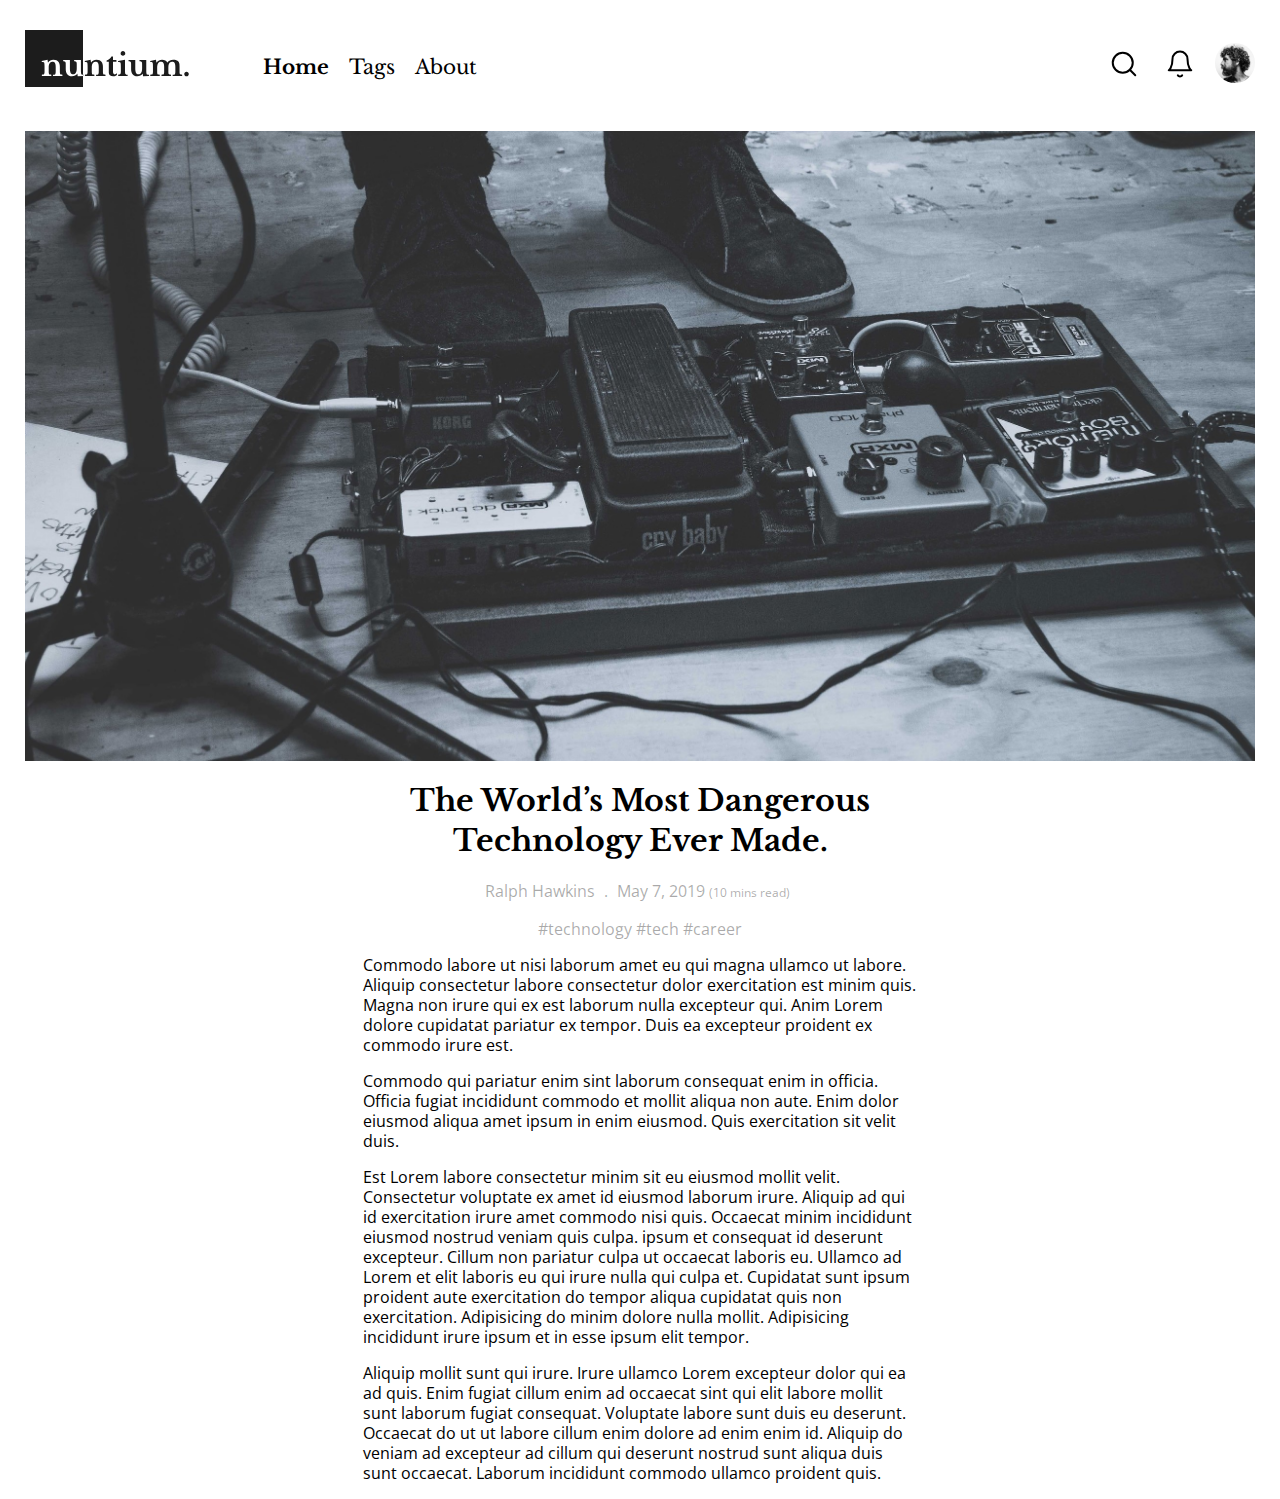
<file: logged-in/article_signed.html>
<!DOCTYPE html>
<html lang="en">
    <head>
        <meta charset="UTF-8">
        <meta name="viewport" content="width=device-width, initial-scale=1.0">
        <link rel="stylesheet" href="../style.css">
        <link rel="stylesheet" href="../reponsive.css">
        <link rel="preconnect" href="https://fonts.gstatic.com">
        <link href="https://fonts.googleapis.com/css2?family=Libre+Baskerville:ital,wght@0,400;0,700;1,400&family=Open+Sans:wght@300;400&display=swap" rel="stylesheet">
        <title>Nuntium</title>
    </head>
    <body>
        <nav>
            <div class="left-nav">
                <div class="burger">
                    <div class="b-one"></div>
                    <div class="b-two"></div>
                    <div class="b-three"></div>
                </div>
                <div class="logo"><svg width="178" height="57" viewBox="0 0 178 57" fill="none" xmlns="http://www.w3.org/2000/svg">
                    <path d="M23.71 41.11C23.71 41.93 23.73 42.58 23.77 43.06C23.83 43.52 23.94 43.88 24.1 44.14C24.28 44.38 24.54 44.54 24.88 44.62C25.24 44.7 25.72 44.76 26.32 44.8V46H16.87V44.8C17.45 44.76 17.91 44.7 18.25 44.62C18.61 44.54 18.88 44.38 19.06 44.14C19.26 43.9 19.39 43.56 19.45 43.12C19.51 42.68 19.54 42.08 19.54 41.32V37.57C19.54 36.39 19.52 35.44 19.48 34.72C19.44 33.98 19.39 33.48 19.33 33.22C19.27 32.96 19.19 32.75 19.09 32.59C18.99 32.41 18.84 32.28 18.64 32.2C18.44 32.1 18.19 32.04 17.89 32.02C17.59 31.98 17.21 31.96 16.75 31.96V30.94L22.54 29.8L22.93 32.44H23.05C23.71 31.6 24.49 30.95 25.39 30.49C26.29 30.03 27.28 29.8 28.36 29.8C29.64 29.8 30.67 29.98 31.45 30.34C32.25 30.68 32.96 31.26 33.58 32.08C33.92 32.54 34.22 33.14 34.48 33.88C34.74 34.6 34.87 35.6 34.87 36.88V41.11C34.87 41.93 34.89 42.58 34.93 43.06C34.99 43.52 35.1 43.88 35.26 44.14C35.44 44.38 35.7 44.54 36.04 44.62C36.38 44.7 36.84 44.76 37.42 44.8V46H28.03V44.8C28.63 44.78 29.1 44.73 29.44 44.65C29.8 44.55 30.07 44.38 30.25 44.14C30.43 43.9 30.55 43.56 30.61 43.12C30.67 42.66 30.7 42.06 30.7 41.32V37.24C30.7 36.22 30.64 35.36 30.52 34.66C30.4 33.96 30.2 33.4 29.92 32.98C29.66 32.54 29.31 32.23 28.87 32.05C28.43 31.85 27.88 31.75 27.22 31.75C26.58 31.75 26.03 31.93 25.57 32.29C25.11 32.65 24.71 33.15 24.37 33.79C24.19 34.15 24.03 34.62 23.89 35.2C23.77 35.76 23.71 36.35 23.71 36.97V41.11ZM51.7469 35.02C51.7469 34.22 51.7269 33.59 51.6869 33.13C51.6469 32.65 51.5369 32.29 51.3569 32.05C51.1769 31.79 50.9069 31.62 50.5469 31.54C50.2069 31.44 49.7369 31.36 49.1369 31.3V30.1H55.9169V39.19C55.9169 40.41 55.9269 41.37 55.9469 42.07C55.9869 42.75 56.0469 43.26 56.1269 43.6C56.1869 43.86 56.2569 44.07 56.3369 44.23C56.4169 44.37 56.5469 44.49 56.7269 44.59C56.9069 44.67 57.1469 44.73 57.4469 44.77C57.7669 44.79 58.1769 44.8 58.6769 44.8V45.97L52.7069 46.33L52.3769 43.66H52.2569C51.7369 44.5 51.0069 45.15 50.0669 45.61C49.1269 46.07 48.0769 46.3 46.9169 46.3C44.7769 46.3 43.1469 45.54 42.0269 44.02C41.1669 42.86 40.7369 41.21 40.7369 39.07V35.02C40.7369 34.2 40.7169 33.56 40.6769 33.1C40.6369 32.62 40.5269 32.26 40.3469 32.02C40.1869 31.78 39.9369 31.62 39.5969 31.54C39.2569 31.44 38.7869 31.36 38.1869 31.3V30.1H44.9069V38.59C44.9069 40.61 45.1569 42.08 45.6569 43C46.1569 43.9 46.9569 44.35 48.0569 44.35C49.2369 44.35 50.1469 43.81 50.7869 42.73C51.4269 41.69 51.7469 40.16 51.7469 38.14V35.02ZM66.7764 41.11C66.7764 41.93 66.7964 42.58 66.8364 43.06C66.8964 43.52 67.0064 43.88 67.1664 44.14C67.3464 44.38 67.6064 44.54 67.9464 44.62C68.3064 44.7 68.7864 44.76 69.3864 44.8V46H59.9364V44.8C60.5164 44.76 60.9764 44.7 61.3164 44.62C61.6764 44.54 61.9464 44.38 62.1264 44.14C62.3264 43.9 62.4564 43.56 62.5164 43.12C62.5764 42.68 62.6064 42.08 62.6064 41.32V37.57C62.6064 36.39 62.5864 35.44 62.5464 34.72C62.5064 33.98 62.4564 33.48 62.3964 33.22C62.3364 32.96 62.2564 32.75 62.1564 32.59C62.0564 32.41 61.9064 32.28 61.7064 32.2C61.5064 32.1 61.2564 32.04 60.9564 32.02C60.6564 31.98 60.2764 31.96 59.8164 31.96V30.94L65.6064 29.8L65.9964 32.44H66.1164C66.7764 31.6 67.5564 30.95 68.4564 30.49C69.3564 30.03 70.3464 29.8 71.4264 29.8C72.7064 29.8 73.7364 29.98 74.5164 30.34C75.3164 30.68 76.0264 31.26 76.6464 32.08C76.9864 32.54 77.2864 33.14 77.5464 33.88C77.8064 34.6 77.9364 35.6 77.9364 36.88V41.11C77.9364 41.93 77.9564 42.58 77.9964 43.06C78.0564 43.52 78.1664 43.88 78.3264 44.14C78.5064 44.38 78.7664 44.54 79.1064 44.62C79.4464 44.7 79.9064 44.76 80.4864 44.8V46H71.0964V44.8C71.6964 44.78 72.1664 44.73 72.5064 44.65C72.8664 44.55 73.1364 44.38 73.3164 44.14C73.4964 43.9 73.6164 43.56 73.6764 43.12C73.7364 42.66 73.7664 42.06 73.7664 41.32V37.24C73.7664 36.22 73.7064 35.36 73.5864 34.66C73.4664 33.96 73.2664 33.4 72.9864 32.98C72.7264 32.54 72.3764 32.23 71.9364 32.05C71.4964 31.85 70.9464 31.75 70.2864 31.75C69.6464 31.75 69.0964 31.93 68.6364 32.29C68.1764 32.65 67.7764 33.15 67.4364 33.79C67.2564 34.15 67.0964 34.62 66.9564 35.2C66.8364 35.76 66.7764 36.35 66.7764 36.97V41.11ZM81.6133 31.75V30.4C82.8133 30.06 83.8133 29.55 84.6133 28.87C85.4333 28.17 86.0433 27.37 86.4433 26.47H87.9733V30.1H91.4233V31.75H87.9733V40.96C87.9733 42.2 88.1033 43.08 88.3633 43.6C88.6433 44.12 89.1033 44.38 89.7433 44.38C90.5233 44.38 91.1133 44.02 91.5133 43.3L92.1433 44.17C91.5833 45.59 90.2633 46.3 88.1833 46.3C86.8033 46.3 85.7233 45.98 84.9433 45.34C84.1833 44.7 83.8033 43.8 83.8033 42.64V31.75H81.6133ZM100.028 41.08C100.028 41.88 100.058 42.52 100.118 43C100.178 43.48 100.298 43.85 100.478 44.11C100.658 44.37 100.918 44.55 101.258 44.65C101.598 44.73 102.058 44.78 102.638 44.8V46H93.1884V44.8C93.7484 44.78 94.1984 44.72 94.5384 44.62C94.8984 44.5 95.1684 44.32 95.3484 44.08C95.5484 43.82 95.6784 43.47 95.7384 43.03C95.8184 42.57 95.8584 41.99 95.8584 41.29V37.6C95.8584 36.44 95.8384 35.49 95.7984 34.75C95.7584 33.99 95.7084 33.47 95.6484 33.19C95.5484 32.69 95.3184 32.36 94.9584 32.2C94.6184 32.04 93.9884 31.96 93.0684 31.96V30.94L100.028 29.8V41.08ZM95.6184 23.44C95.6184 22.78 95.8384 22.23 96.2784 21.79C96.7384 21.33 97.2884 21.1 97.9284 21.1C98.5884 21.1 99.1384 21.33 99.5784 21.79C100.038 22.23 100.268 22.78 100.268 23.44C100.268 24.08 100.038 24.63 99.5784 25.09C99.1384 25.53 98.5884 25.75 97.9284 25.75C97.2884 25.75 96.7384 25.53 96.2784 25.09C95.8384 24.63 95.6184 24.08 95.6184 23.44ZM117.108 35.02C117.108 34.22 117.088 33.59 117.048 33.13C117.008 32.65 116.898 32.29 116.718 32.05C116.538 31.79 116.268 31.62 115.908 31.54C115.568 31.44 115.098 31.36 114.498 31.3V30.1H121.278V39.19C121.278 40.41 121.288 41.37 121.308 42.07C121.348 42.75 121.408 43.26 121.488 43.6C121.548 43.86 121.618 44.07 121.698 44.23C121.778 44.37 121.908 44.49 122.088 44.59C122.268 44.67 122.508 44.73 122.808 44.77C123.128 44.79 123.538 44.8 124.038 44.8V45.97L118.068 46.33L117.738 43.66H117.618C117.098 44.5 116.368 45.15 115.428 45.61C114.488 46.07 113.438 46.3 112.278 46.3C110.138 46.3 108.508 45.54 107.388 44.02C106.528 42.86 106.098 41.21 106.098 39.07V35.02C106.098 34.2 106.078 33.56 106.038 33.1C105.998 32.62 105.888 32.26 105.708 32.02C105.548 31.78 105.298 31.62 104.958 31.54C104.618 31.44 104.148 31.36 103.548 31.3V30.1H110.268V38.59C110.268 40.61 110.518 42.08 111.018 43C111.518 43.9 112.318 44.35 113.418 44.35C114.598 44.35 115.508 43.81 116.148 42.73C116.788 41.69 117.108 40.16 117.108 38.14V35.02ZM132.168 41.05C132.168 41.89 132.188 42.55 132.228 43.03C132.268 43.51 132.378 43.88 132.558 44.14C132.738 44.38 132.998 44.54 133.338 44.62C133.678 44.7 134.148 44.76 134.748 44.8V46H125.268V44.8C125.868 44.76 126.348 44.7 126.708 44.62C127.068 44.54 127.338 44.38 127.518 44.14C127.698 43.9 127.818 43.56 127.878 43.12C127.938 42.66 127.968 42.05 127.968 41.29V37.57C127.968 36.43 127.948 35.48 127.908 34.72C127.888 33.96 127.838 33.44 127.758 33.16C127.698 32.9 127.618 32.7 127.518 32.56C127.438 32.4 127.298 32.28 127.098 32.2C126.918 32.1 126.678 32.04 126.378 32.02C126.078 31.98 125.688 31.96 125.208 31.96V30.94L130.998 29.8L131.358 32.41H131.538C132.378 31.47 133.218 30.8 134.058 30.4C134.918 30 135.908 29.8 137.028 29.8C138.348 29.8 139.438 30.03 140.298 30.49C141.158 30.95 141.808 31.61 142.248 32.47H142.368C143.088 31.63 143.948 30.98 144.948 30.52C145.948 30.04 147.018 29.8 148.158 29.8C149.358 29.8 150.398 29.95 151.278 30.25C152.178 30.55 152.878 30.98 153.378 31.54C153.778 32 154.068 32.6 154.248 33.34C154.448 34.08 154.548 35.11 154.548 36.43V41.05C154.548 41.87 154.568 42.52 154.608 43C154.668 43.48 154.788 43.85 154.968 44.11C155.148 44.37 155.408 44.54 155.748 44.62C156.088 44.7 156.558 44.76 157.158 44.8V46H147.678V44.8C148.278 44.78 148.748 44.73 149.088 44.65C149.448 44.55 149.718 44.38 149.898 44.14C150.098 43.88 150.218 43.53 150.258 43.09C150.318 42.65 150.348 42.05 150.348 41.29V37.36C150.348 36.32 150.288 35.44 150.168 34.72C150.048 34 149.858 33.42 149.598 32.98C149.338 32.54 148.988 32.23 148.548 32.05C148.128 31.85 147.608 31.75 146.988 31.75C146.288 31.75 145.708 31.92 145.248 32.26C144.808 32.6 144.438 33.04 144.138 33.58C143.618 34.52 143.358 35.69 143.358 37.09V41.05C143.358 41.87 143.378 42.52 143.418 43C143.458 43.48 143.568 43.85 143.748 44.11C143.928 44.37 144.188 44.54 144.528 44.62C144.888 44.7 145.378 44.76 145.998 44.8V46H136.488V44.8C137.088 44.76 137.558 44.7 137.898 44.62C138.258 44.54 138.528 44.38 138.708 44.14C138.908 43.9 139.028 43.56 139.068 43.12C139.128 42.66 139.158 42.05 139.158 41.29V37.36C139.158 36.32 139.098 35.44 138.978 34.72C138.858 34 138.658 33.42 138.378 32.98C138.118 32.54 137.768 32.23 137.328 32.05C136.888 31.85 136.338 31.75 135.678 31.75C135.018 31.75 134.468 31.91 134.028 32.23C133.608 32.55 133.258 32.98 132.978 33.52C132.718 34 132.518 34.55 132.378 35.17C132.238 35.79 132.168 36.43 132.168 37.09V41.05ZM159.241 44.08C159.241 43.44 159.451 42.9 159.871 42.46C160.311 42 160.851 41.77 161.491 41.77C162.151 41.77 162.701 42 163.141 42.46C163.581 42.9 163.801 43.44 163.801 44.08C163.801 44.7 163.581 45.23 163.141 45.67C162.701 46.09 162.151 46.3 161.491 46.3C160.851 46.3 160.311 46.09 159.871 45.67C159.451 45.23 159.241 44.7 159.241 44.08Z" fill="#1C1C1C"/>
                    <rect width="58" height="57" fill="#1C1C1C"/>
                    <path d="M23.71 41.11C23.71 41.93 23.73 42.58 23.77 43.06C23.83 43.52 23.94 43.88 24.1 44.14C24.28 44.38 24.54 44.54 24.88 44.62C25.24 44.7 25.72 44.76 26.32 44.8V46H16.87V44.8C17.45 44.76 17.91 44.7 18.25 44.62C18.61 44.54 18.88 44.38 19.06 44.14C19.26 43.9 19.39 43.56 19.45 43.12C19.51 42.68 19.54 42.08 19.54 41.32V37.57C19.54 36.39 19.52 35.44 19.48 34.72C19.44 33.98 19.39 33.48 19.33 33.22C19.27 32.96 19.19 32.75 19.09 32.59C18.99 32.41 18.84 32.28 18.64 32.2C18.44 32.1 18.19 32.04 17.89 32.02C17.59 31.98 17.21 31.96 16.75 31.96V30.94L22.54 29.8L22.93 32.44H23.05C23.71 31.6 24.49 30.95 25.39 30.49C26.29 30.03 27.28 29.8 28.36 29.8C29.64 29.8 30.67 29.98 31.45 30.34C32.25 30.68 32.96 31.26 33.58 32.08C33.92 32.54 34.22 33.14 34.48 33.88C34.74 34.6 34.87 35.6 34.87 36.88V41.11C34.87 41.93 34.89 42.58 34.93 43.06C34.99 43.52 35.1 43.88 35.26 44.14C35.44 44.38 35.7 44.54 36.04 44.62C36.38 44.7 36.84 44.76 37.42 44.8V46H28.03V44.8C28.63 44.78 29.1 44.73 29.44 44.65C29.8 44.55 30.07 44.38 30.25 44.14C30.43 43.9 30.55 43.56 30.61 43.12C30.67 42.66 30.7 42.06 30.7 41.32V37.24C30.7 36.22 30.64 35.36 30.52 34.66C30.4 33.96 30.2 33.4 29.92 32.98C29.66 32.54 29.31 32.23 28.87 32.05C28.43 31.85 27.88 31.75 27.22 31.75C26.58 31.75 26.03 31.93 25.57 32.29C25.11 32.65 24.71 33.15 24.37 33.79C24.19 34.15 24.03 34.62 23.89 35.2C23.77 35.76 23.71 36.35 23.71 36.97V41.11ZM51.7469 35.02C51.7469 34.22 51.7269 33.59 51.6869 33.13C51.6469 32.65 51.5369 32.29 51.3569 32.05C51.1769 31.79 50.9069 31.62 50.5469 31.54C50.2069 31.44 49.7369 31.36 49.1369 31.3V30.1H55.9169V39.19C55.9169 40.41 55.9269 41.37 55.9469 42.07C55.9869 42.75 56.0469 43.26 56.1269 43.6C56.1869 43.86 56.2569 44.07 56.3369 44.23C56.4169 44.37 56.5469 44.49 56.7269 44.59C56.9069 44.67 57.1469 44.73 57.4469 44.77C57.7669 44.79 58.1769 44.8 58.6769 44.8V45.97L52.7069 46.33L52.3769 43.66H52.2569C51.7369 44.5 51.0069 45.15 50.0669 45.61C49.1269 46.07 48.0769 46.3 46.9169 46.3C44.7769 46.3 43.1469 45.54 42.0269 44.02C41.1669 42.86 40.7369 41.21 40.7369 39.07V35.02C40.7369 34.2 40.7169 33.56 40.6769 33.1C40.6369 32.62 40.5269 32.26 40.3469 32.02C40.1869 31.78 39.9369 31.62 39.5969 31.54C39.2569 31.44 38.7869 31.36 38.1869 31.3V30.1H44.9069V38.59C44.9069 40.61 45.1569 42.08 45.6569 43C46.1569 43.9 46.9569 44.35 48.0569 44.35C49.2369 44.35 50.1469 43.81 50.7869 42.73C51.4269 41.69 51.7469 40.16 51.7469 38.14V35.02Z" fill="white"/>
                    </svg>
                </div>
                <div class="menu">
                    <ul>
                        <li class="nav-item"><a href="signedin-home.html" class="navlink active">Home</a></li>
                        <li class="nav-item"><a href="tags_signed.html" class="navlink">Tags</a></li>
                        <li class="nav-item"><a href="" class="navlink">About</a></li>
                    </ul>
                </div>
            </div>
            <div class="right-nav">
                <div class="search">
                    <input type="search">
                    <button>
                        <svg width="30" height="30" viewBox="0 0 30 30" fill="none" xmlns="http://www.w3.org/2000/svg">
                          <path d="M13.75 23.75C19.2728 23.75 23.75 19.2728 23.75 13.75C23.75 8.22715 19.2728 3.75 13.75 3.75C8.22715 3.75 3.75 8.22715 3.75 13.75C3.75 19.2728 8.22715 23.75 13.75 23.75Z" stroke="black" stroke-width="2" stroke-linecap="round" stroke-linejoin="round"/>
                          <path d="M26.25 26.25L20.8125 20.8125" stroke="black" stroke-width="2" stroke-linecap="round" stroke-linejoin="round"/>
                        </svg>
                    </button>
                </div>
                <div class="bell"><svg width="30" height="30" viewBox="0 0 30 30" fill="none" xmlns="http://www.w3.org/2000/svg">
                    <path d="M22.5 10C22.5 8.01088 21.7098 6.10322 20.3033 4.6967C18.8968 3.29018 16.9891 2.5 15 2.5C13.0109 2.5 11.1032 3.29018 9.6967 4.6967C8.29018 6.10322 7.5 8.01088 7.5 10C7.5 18.75 3.75 21.25 3.75 21.25H26.25C26.25 21.25 22.5 18.75 22.5 10Z" stroke="black" stroke-width="2" stroke-linecap="round" stroke-linejoin="round"/>
                    <path d="M17.1624 26.25C16.9426 26.6288 16.6272 26.9433 16.2477 27.1619C15.8682 27.3805 15.4379 27.4956 14.9999 27.4956C14.5619 27.4956 14.1316 27.3805 13.7521 27.1619C13.3726 26.9433 13.0572 26.6288 12.8374 26.25" stroke="black" stroke-width="2" stroke-linecap="round" stroke-linejoin="round"/>
                    </svg>
                </div>
                <div class="profile-bar">
                        <div class="prof-img-menu"></div>
                    <div class="control">
                        <div class="list-dropdown">
                            <div class="prof-name">
                                <h2>Arthur Black</h2>
                                <a href="profile.html">@authurblack</a>
                            </div>
                            <div class="main-list">
                                <ul>
                                    <li><a href="dashboard.html">Dashboard</a></li>
                                    <li><a href="">Write a Post</a></li>
                                    <li><a href="">Settings</a></li>
                                    <li><a href="">Help</a></li>
                                    <li><a href="../index.html">Sign out</a></li>
                                </ul>
                            </div>
                        </div>
                    </div>
                </div>
            </div>
        </nav>
        <main>
            <div class="heroy"></div>
            <div class="below-h">
                <div class="bh-content">
                    <h1>The World’s Most Dangerous Technology Ever Made.</h1>
                    <div class="meta"><p>Ralph Hawkins <span>.</span> May 7, 2019 <span class="sm">(10 mins read)</span></p></div>
                    <p class="r-tags">#technology #tech #career</p>
                    <p class="p-only">
                        Commodo labore ut nisi laborum amet eu qui magna ullamco ut labore. Aliquip consectetur labore consectetur dolor exercitation est minim quis. Magna non irure qui ex est laborum nulla excepteur qui. Anim Lorem dolore cupidatat pariatur ex tempor. Duis ea excepteur proident ex commodo irure est.
                    </p>
                    <p class="p-only">
                        Commodo qui pariatur enim sint laborum consequat enim in officia. Officia fugiat incididunt commodo et mollit aliqua non aute. Enim dolor eiusmod aliqua amet ipsum in enim eiusmod. Quis exercitation sit velit duis.
                    </p>
                    <p class="p-only">
                        Est Lorem labore consectetur minim sit eu eiusmod mollit velit. Consectetur voluptate ex amet id eiusmod laborum irure. Aliquip ad qui id exercitation irure amet commodo nisi quis. Occaecat minim incididunt eiusmod nostrud veniam quis culpa.
                        ipsum et consequat id deserunt excepteur. Cillum non pariatur culpa ut occaecat laboris eu. Ullamco ad Lorem et elit laboris eu qui irure nulla qui culpa et. Cupidatat sunt ipsum proident aute exercitation do tempor aliqua cupidatat quis non exercitation. Adipisicing do minim dolore nulla mollit. Adipisicing incididunt irure ipsum et in esse ipsum elit tempor.
                    </p>
                    <p class="p-only">
                        Aliquip mollit sunt qui irure. Irure ullamco Lorem excepteur dolor qui ea ad quis. Enim fugiat cillum enim ad occaecat sint qui elit labore mollit sunt laborum fugiat consequat. Voluptate labore sunt duis eu deserunt. Occaecat do ut ut labore cillum enim dolore ad enim enim id. Aliquip do veniam ad excepteur ad cillum qui deserunt nostrud sunt aliqua duis sunt occaecat. Laborum incididunt commodo ullamco proident quis.
                    </p>
                </div>
            </div>
        </main>
        <script src="../app.js"></script>
    </body>
</html>
</file>
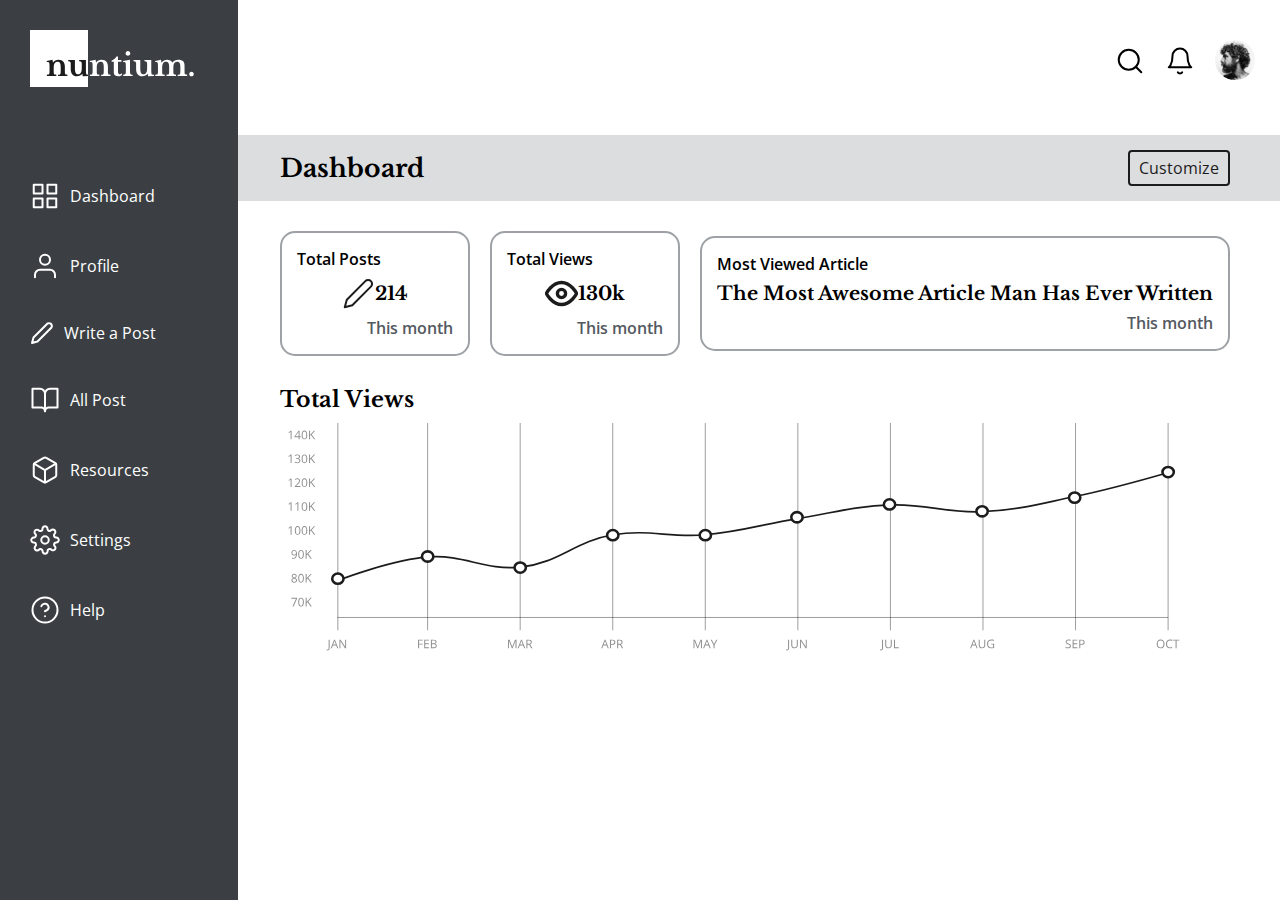
<file: logged-in/dashboard.html>
<!DOCTYPE html>
<html lang="en">
<head>
    <meta charset="UTF-8">
    <meta http-equiv="X-UA-Compatible" content="IE=edge">
    <meta name="viewport" content="width=device-width, initial-scale=1.0">
    <link rel="stylesheet" href="dashboard.css">
    <link rel="stylesheet" href="../reponsive.css">
    <link rel="preconnect" href="https://fonts.gstatic.com">
    <link href="https://fonts.googleapis.com/css2?family=Libre+Baskerville:ital,wght@0,400;0,700;1,400&family=Open+Sans:wght@300;400;600;700;800&display=swap" rel="stylesheet"> 
    <title>Dashboard</title>
</head>
<body>
    <div class="wrapper">
        <div class="sidebar">
                <div class="dash-left">
                    <div class="logo">
                        <div class="some-hpart">
                            <svg width="178" height="57" viewBox="0 0 178 57" fill="none" xmlns="http://www.w3.org/2000/svg">
                                <path d="M23.71 41.11C23.71 41.93 23.73 42.58 23.77 43.06C23.83 43.52 23.94 43.88 24.1 44.14C24.28 44.38 24.54 44.54 24.88 44.62C25.24 44.7 25.72 44.76 26.32 44.8V46H16.87V44.8C17.45 44.76 17.91 44.7 18.25 44.62C18.61 44.54 18.88 44.38 19.06 44.14C19.26 43.9 19.39 43.56 19.45 43.12C19.51 42.68 19.54 42.08 19.54 41.32V37.57C19.54 36.39 19.52 35.44 19.48 34.72C19.44 33.98 19.39 33.48 19.33 33.22C19.27 32.96 19.19 32.75 19.09 32.59C18.99 32.41 18.84 32.28 18.64 32.2C18.44 32.1 18.19 32.04 17.89 32.02C17.59 31.98 17.21 31.96 16.75 31.96V30.94L22.54 29.8L22.93 32.44H23.05C23.71 31.6 24.49 30.95 25.39 30.49C26.29 30.03 27.28 29.8 28.36 29.8C29.64 29.8 30.67 29.98 31.45 30.34C32.25 30.68 32.96 31.26 33.58 32.08C33.92 32.54 34.22 33.14 34.48 33.88C34.74 34.6 34.87 35.6 34.87 36.88V41.11C34.87 41.93 34.89 42.58 34.93 43.06C34.99 43.52 35.1 43.88 35.26 44.14C35.44 44.38 35.7 44.54 36.04 44.62C36.38 44.7 36.84 44.76 37.42 44.8V46H28.03V44.8C28.63 44.78 29.1 44.73 29.44 44.65C29.8 44.55 30.07 44.38 30.25 44.14C30.43 43.9 30.55 43.56 30.61 43.12C30.67 42.66 30.7 42.06 30.7 41.32V37.24C30.7 36.22 30.64 35.36 30.52 34.66C30.4 33.96 30.2 33.4 29.92 32.98C29.66 32.54 29.31 32.23 28.87 32.05C28.43 31.85 27.88 31.75 27.22 31.75C26.58 31.75 26.03 31.93 25.57 32.29C25.11 32.65 24.71 33.15 24.37 33.79C24.19 34.15 24.03 34.62 23.89 35.2C23.77 35.76 23.71 36.35 23.71 36.97V41.11ZM51.7469 35.02C51.7469 34.22 51.7269 33.59 51.6869 33.13C51.6469 32.65 51.5369 32.29 51.3569 32.05C51.1769 31.79 50.9069 31.62 50.5469 31.54C50.2069 31.44 49.7369 31.36 49.1369 31.3V30.1H55.9169V39.19C55.9169 40.41 55.9269 41.37 55.9469 42.07C55.9869 42.75 56.0469 43.26 56.1269 43.6C56.1869 43.86 56.2569 44.07 56.3369 44.23C56.4169 44.37 56.5469 44.49 56.7269 44.59C56.9069 44.67 57.1469 44.73 57.4469 44.77C57.7669 44.79 58.1769 44.8 58.6769 44.8V45.97L52.7069 46.33L52.3769 43.66H52.2569C51.7369 44.5 51.0069 45.15 50.0669 45.61C49.1269 46.07 48.0769 46.3 46.9169 46.3C44.7769 46.3 43.1469 45.54 42.0269 44.02C41.1669 42.86 40.7369 41.21 40.7369 39.07V35.02C40.7369 34.2 40.7169 33.56 40.6769 33.1C40.6369 32.62 40.5269 32.26 40.3469 32.02C40.1869 31.78 39.9369 31.62 39.5969 31.54C39.2569 31.44 38.7869 31.36 38.1869 31.3V30.1H44.9069V38.59C44.9069 40.61 45.1569 42.08 45.6569 43C46.1569 43.9 46.9569 44.35 48.0569 44.35C49.2369 44.35 50.1469 43.81 50.7869 42.73C51.4269 41.69 51.7469 40.16 51.7469 38.14V35.02ZM66.7764 41.11C66.7764 41.93 66.7964 42.58 66.8364 43.06C66.8964 43.52 67.0064 43.88 67.1664 44.14C67.3464 44.38 67.6064 44.54 67.9464 44.62C68.3064 44.7 68.7864 44.76 69.3864 44.8V46H59.9364V44.8C60.5164 44.76 60.9764 44.7 61.3164 44.62C61.6764 44.54 61.9464 44.38 62.1264 44.14C62.3264 43.9 62.4564 43.56 62.5164 43.12C62.5764 42.68 62.6064 42.08 62.6064 41.32V37.57C62.6064 36.39 62.5864 35.44 62.5464 34.72C62.5064 33.98 62.4564 33.48 62.3964 33.22C62.3364 32.96 62.2564 32.75 62.1564 32.59C62.0564 32.41 61.9064 32.28 61.7064 32.2C61.5064 32.1 61.2564 32.04 60.9564 32.02C60.6564 31.98 60.2764 31.96 59.8164 31.96V30.94L65.6064 29.8L65.9964 32.44H66.1164C66.7764 31.6 67.5564 30.95 68.4564 30.49C69.3564 30.03 70.3464 29.8 71.4264 29.8C72.7064 29.8 73.7364 29.98 74.5164 30.34C75.3164 30.68 76.0264 31.26 76.6464 32.08C76.9864 32.54 77.2864 33.14 77.5464 33.88C77.8064 34.6 77.9364 35.6 77.9364 36.88V41.11C77.9364 41.93 77.9564 42.58 77.9964 43.06C78.0564 43.52 78.1664 43.88 78.3264 44.14C78.5064 44.38 78.7664 44.54 79.1064 44.62C79.4464 44.7 79.9064 44.76 80.4864 44.8V46H71.0964V44.8C71.6964 44.78 72.1664 44.73 72.5064 44.65C72.8664 44.55 73.1364 44.38 73.3164 44.14C73.4964 43.9 73.6164 43.56 73.6764 43.12C73.7364 42.66 73.7664 42.06 73.7664 41.32V37.24C73.7664 36.22 73.7064 35.36 73.5864 34.66C73.4664 33.96 73.2664 33.4 72.9864 32.98C72.7264 32.54 72.3764 32.23 71.9364 32.05C71.4964 31.85 70.9464 31.75 70.2864 31.75C69.6464 31.75 69.0964 31.93 68.6364 32.29C68.1764 32.65 67.7764 33.15 67.4364 33.79C67.2564 34.15 67.0964 34.62 66.9564 35.2C66.8364 35.76 66.7764 36.35 66.7764 36.97V41.11ZM81.6133 31.75V30.4C82.8133 30.06 83.8133 29.55 84.6133 28.87C85.4333 28.17 86.0433 27.37 86.4433 26.47H87.9733V30.1H91.4233V31.75H87.9733V40.96C87.9733 42.2 88.1033 43.08 88.3633 43.6C88.6433 44.12 89.1033 44.38 89.7433 44.38C90.5233 44.38 91.1133 44.02 91.5133 43.3L92.1433 44.17C91.5833 45.59 90.2633 46.3 88.1833 46.3C86.8033 46.3 85.7233 45.98 84.9433 45.34C84.1833 44.7 83.8033 43.8 83.8033 42.64V31.75H81.6133ZM100.028 41.08C100.028 41.88 100.058 42.52 100.118 43C100.178 43.48 100.298 43.85 100.478 44.11C100.658 44.37 100.918 44.55 101.258 44.65C101.598 44.73 102.058 44.78 102.638 44.8V46H93.1884V44.8C93.7484 44.78 94.1984 44.72 94.5384 44.62C94.8984 44.5 95.1684 44.32 95.3484 44.08C95.5484 43.82 95.6784 43.47 95.7384 43.03C95.8184 42.57 95.8584 41.99 95.8584 41.29V37.6C95.8584 36.44 95.8384 35.49 95.7984 34.75C95.7584 33.99 95.7084 33.47 95.6484 33.19C95.5484 32.69 95.3184 32.36 94.9584 32.2C94.6184 32.04 93.9884 31.96 93.0684 31.96V30.94L100.028 29.8V41.08ZM95.6184 23.44C95.6184 22.78 95.8384 22.23 96.2784 21.79C96.7384 21.33 97.2884 21.1 97.9284 21.1C98.5884 21.1 99.1384 21.33 99.5784 21.79C100.038 22.23 100.268 22.78 100.268 23.44C100.268 24.08 100.038 24.63 99.5784 25.09C99.1384 25.53 98.5884 25.75 97.9284 25.75C97.2884 25.75 96.7384 25.53 96.2784 25.09C95.8384 24.63 95.6184 24.08 95.6184 23.44ZM117.108 35.02C117.108 34.22 117.088 33.59 117.048 33.13C117.008 32.65 116.898 32.29 116.718 32.05C116.538 31.79 116.268 31.62 115.908 31.54C115.568 31.44 115.098 31.36 114.498 31.3V30.1H121.278V39.19C121.278 40.41 121.288 41.37 121.308 42.07C121.348 42.75 121.408 43.26 121.488 43.6C121.548 43.86 121.618 44.07 121.698 44.23C121.778 44.37 121.908 44.49 122.088 44.59C122.268 44.67 122.508 44.73 122.808 44.77C123.128 44.79 123.538 44.8 124.038 44.8V45.97L118.068 46.33L117.738 43.66H117.618C117.098 44.5 116.368 45.15 115.428 45.61C114.488 46.07 113.438 46.3 112.278 46.3C110.138 46.3 108.508 45.54 107.388 44.02C106.528 42.86 106.098 41.21 106.098 39.07V35.02C106.098 34.2 106.078 33.56 106.038 33.1C105.998 32.62 105.888 32.26 105.708 32.02C105.548 31.78 105.298 31.62 104.958 31.54C104.618 31.44 104.148 31.36 103.548 31.3V30.1H110.268V38.59C110.268 40.61 110.518 42.08 111.018 43C111.518 43.9 112.318 44.35 113.418 44.35C114.598 44.35 115.508 43.81 116.148 42.73C116.788 41.69 117.108 40.16 117.108 38.14V35.02ZM132.168 41.05C132.168 41.89 132.188 42.55 132.228 43.03C132.268 43.51 132.378 43.88 132.558 44.14C132.738 44.38 132.998 44.54 133.338 44.62C133.678 44.7 134.148 44.76 134.748 44.8V46H125.268V44.8C125.868 44.76 126.348 44.7 126.708 44.62C127.068 44.54 127.338 44.38 127.518 44.14C127.698 43.9 127.818 43.56 127.878 43.12C127.938 42.66 127.968 42.05 127.968 41.29V37.57C127.968 36.43 127.948 35.48 127.908 34.72C127.888 33.96 127.838 33.44 127.758 33.16C127.698 32.9 127.618 32.7 127.518 32.56C127.438 32.4 127.298 32.28 127.098 32.2C126.918 32.1 126.678 32.04 126.378 32.02C126.078 31.98 125.688 31.96 125.208 31.96V30.94L130.998 29.8L131.358 32.41H131.538C132.378 31.47 133.218 30.8 134.058 30.4C134.918 30 135.908 29.8 137.028 29.8C138.348 29.8 139.438 30.03 140.298 30.49C141.158 30.95 141.808 31.61 142.248 32.47H142.368C143.088 31.63 143.948 30.98 144.948 30.52C145.948 30.04 147.018 29.8 148.158 29.8C149.358 29.8 150.398 29.95 151.278 30.25C152.178 30.55 152.878 30.98 153.378 31.54C153.778 32 154.068 32.6 154.248 33.34C154.448 34.08 154.548 35.11 154.548 36.43V41.05C154.548 41.87 154.568 42.52 154.608 43C154.668 43.48 154.788 43.85 154.968 44.11C155.148 44.37 155.408 44.54 155.748 44.62C156.088 44.7 156.558 44.76 157.158 44.8V46H147.678V44.8C148.278 44.78 148.748 44.73 149.088 44.65C149.448 44.55 149.718 44.38 149.898 44.14C150.098 43.88 150.218 43.53 150.258 43.09C150.318 42.65 150.348 42.05 150.348 41.29V37.36C150.348 36.32 150.288 35.44 150.168 34.72C150.048 34 149.858 33.42 149.598 32.98C149.338 32.54 148.988 32.23 148.548 32.05C148.128 31.85 147.608 31.75 146.988 31.75C146.288 31.75 145.708 31.92 145.248 32.26C144.808 32.6 144.438 33.04 144.138 33.58C143.618 34.52 143.358 35.69 143.358 37.09V41.05C143.358 41.87 143.378 42.52 143.418 43C143.458 43.48 143.568 43.85 143.748 44.11C143.928 44.37 144.188 44.54 144.528 44.62C144.888 44.7 145.378 44.76 145.998 44.8V46H136.488V44.8C137.088 44.76 137.558 44.7 137.898 44.62C138.258 44.54 138.528 44.38 138.708 44.14C138.908 43.9 139.028 43.56 139.068 43.12C139.128 42.66 139.158 42.05 139.158 41.29V37.36C139.158 36.32 139.098 35.44 138.978 34.72C138.858 34 138.658 33.42 138.378 32.98C138.118 32.54 137.768 32.23 137.328 32.05C136.888 31.85 136.338 31.75 135.678 31.75C135.018 31.75 134.468 31.91 134.028 32.23C133.608 32.55 133.258 32.98 132.978 33.52C132.718 34 132.518 34.55 132.378 35.17C132.238 35.79 132.168 36.43 132.168 37.09V41.05ZM159.241 44.08C159.241 43.44 159.451 42.9 159.871 42.46C160.311 42 160.851 41.77 161.491 41.77C162.151 41.77 162.701 42 163.141 42.46C163.581 42.9 163.801 43.44 163.801 44.08C163.801 44.7 163.581 45.23 163.141 45.67C162.701 46.09 162.151 46.3 161.491 46.3C160.851 46.3 160.311 46.09 159.871 45.67C159.451 45.23 159.241 44.7 159.241 44.08Z" fill="white"/>
                                <rect width="58" height="57" fill="white"/>
                                <path d="M23.71 41.11C23.71 41.93 23.73 42.58 23.77 43.06C23.83 43.52 23.94 43.88 24.1 44.14C24.28 44.38 24.54 44.54 24.88 44.62C25.24 44.7 25.72 44.76 26.32 44.8V46H16.87V44.8C17.45 44.76 17.91 44.7 18.25 44.62C18.61 44.54 18.88 44.38 19.06 44.14C19.26 43.9 19.39 43.56 19.45 43.12C19.51 42.68 19.54 42.08 19.54 41.32V37.57C19.54 36.39 19.52 35.44 19.48 34.72C19.44 33.98 19.39 33.48 19.33 33.22C19.27 32.96 19.19 32.75 19.09 32.59C18.99 32.41 18.84 32.28 18.64 32.2C18.44 32.1 18.19 32.04 17.89 32.02C17.59 31.98 17.21 31.96 16.75 31.96V30.94L22.54 29.8L22.93 32.44H23.05C23.71 31.6 24.49 30.95 25.39 30.49C26.29 30.03 27.28 29.8 28.36 29.8C29.64 29.8 30.67 29.98 31.45 30.34C32.25 30.68 32.96 31.26 33.58 32.08C33.92 32.54 34.22 33.14 34.48 33.88C34.74 34.6 34.87 35.6 34.87 36.88V41.11C34.87 41.93 34.89 42.58 34.93 43.06C34.99 43.52 35.1 43.88 35.26 44.14C35.44 44.38 35.7 44.54 36.04 44.62C36.38 44.7 36.84 44.76 37.42 44.8V46H28.03V44.8C28.63 44.78 29.1 44.73 29.44 44.65C29.8 44.55 30.07 44.38 30.25 44.14C30.43 43.9 30.55 43.56 30.61 43.12C30.67 42.66 30.7 42.06 30.7 41.32V37.24C30.7 36.22 30.64 35.36 30.52 34.66C30.4 33.96 30.2 33.4 29.92 32.98C29.66 32.54 29.31 32.23 28.87 32.05C28.43 31.85 27.88 31.75 27.22 31.75C26.58 31.75 26.03 31.93 25.57 32.29C25.11 32.65 24.71 33.15 24.37 33.79C24.19 34.15 24.03 34.62 23.89 35.2C23.77 35.76 23.71 36.35 23.71 36.97V41.11ZM51.7469 35.02C51.7469 34.22 51.7269 33.59 51.6869 33.13C51.6469 32.65 51.5369 32.29 51.3569 32.05C51.1769 31.79 50.9069 31.62 50.5469 31.54C50.2069 31.44 49.7369 31.36 49.1369 31.3V30.1H55.9169V39.19C55.9169 40.41 55.9269 41.37 55.9469 42.07C55.9869 42.75 56.0469 43.26 56.1269 43.6C56.1869 43.86 56.2569 44.07 56.3369 44.23C56.4169 44.37 56.5469 44.49 56.7269 44.59C56.9069 44.67 57.1469 44.73 57.4469 44.77C57.7669 44.79 58.1769 44.8 58.6769 44.8V45.97L52.7069 46.33L52.3769 43.66H52.2569C51.7369 44.5 51.0069 45.15 50.0669 45.61C49.1269 46.07 48.0769 46.3 46.9169 46.3C44.7769 46.3 43.1469 45.54 42.0269 44.02C41.1669 42.86 40.7369 41.21 40.7369 39.07V35.02C40.7369 34.2 40.7169 33.56 40.6769 33.1C40.6369 32.62 40.5269 32.26 40.3469 32.02C40.1869 31.78 39.9369 31.62 39.5969 31.54C39.2569 31.44 38.7869 31.36 38.1869 31.3V30.1H44.9069V38.59C44.9069 40.61 45.1569 42.08 45.6569 43C46.1569 43.9 46.9569 44.35 48.0569 44.35C49.2369 44.35 50.1469 43.81 50.7869 42.73C51.4269 41.69 51.7469 40.16 51.7469 38.14V35.02Z" fill="#1C1C1C"/>
                            </svg>
                        </div>
                    </div>
                    <div class="dash-menu">
                        <ul class="d-list">
                            <li>
                                <a href="">
                                    <div class="ally">
                                        <svg width="30" height="30" viewBox="0 0 30 30" fill="none" xmlns="http://www.w3.org/2000/svg">
                                            <path d="M12.5 3.75H3.75V12.5H12.5V3.75Z" stroke="white" stroke-width="2" stroke-linecap="round" stroke-linejoin="round"/>
                                            <path d="M26.25 3.75H17.5V12.5H26.25V3.75Z" stroke="white" stroke-width="2" stroke-linecap="round" stroke-linejoin="round"/>
                                            <path d="M26.25 17.5H17.5V26.25H26.25V17.5Z" stroke="white" stroke-width="2" stroke-linecap="round" stroke-linejoin="round"/>
                                            <path d="M12.5 17.5H3.75V26.25H12.5V17.5Z" stroke="white" stroke-width="2" stroke-linecap="round" stroke-linejoin="round"/>
                                        </svg>
                                        <p>Dashboard</p>
                                    </div>
                                </a>
                            </li>
                            <li>
                                <a href="profile.html">
                                    <div class="ally">
                                        <svg width="30" height="30" viewBox="0 0 30 30" fill="none" xmlns="http://www.w3.org/2000/svg">
                                            <path d="M25 26.25V23.75C25 22.4239 24.4732 21.1521 23.5355 20.2145C22.5979 19.2768 21.3261 18.75 20 18.75H10C8.67392 18.75 7.40215 19.2768 6.46447 20.2145C5.52678 21.1521 5 22.4239 5 23.75V26.25" stroke="white" stroke-width="2" stroke-linecap="round" stroke-linejoin="round"/>
                                            <path d="M15 13.75C17.7614 13.75 20 11.5114 20 8.75C20 5.98858 17.7614 3.75 15 3.75C12.2386 3.75 10 5.98858 10 8.75C10 11.5114 12.2386 13.75 15 13.75Z" stroke="white" stroke-width="2" stroke-linecap="round" stroke-linejoin="round"/>
                                        </svg>                                            
                                        <p>Profile</p>
                                    </div>
                                </a>
                            </li>
                            <li>
                                <a href="">
                                    <div class="ally">
                                        <svg width="24" height="24" viewBox="0 0 24 24" fill="none" xmlns="http://www.w3.org/2000/svg">
                                            <path d="M17 2.99981C17.2626 2.73717 17.5744 2.52883 17.9176 2.38669C18.2608 2.24455 18.6286 2.17139 19 2.17139C19.3714 2.17139 19.7392 2.24455 20.0824 2.38669C20.4256 2.52883 20.7374 2.73717 21 2.99981C21.2626 3.26246 21.471 3.57426 21.6131 3.91742C21.7553 4.26058 21.8284 4.62838 21.8284 4.99981C21.8284 5.37125 21.7553 5.73905 21.6131 6.08221C21.471 6.42537 21.2626 6.73717 21 6.99981L7.5 20.4998L2 21.9998L3.5 16.4998L17 2.99981Z" stroke="white" stroke-width="2" stroke-linecap="round" stroke-linejoin="round"/>
                                        </svg>                                            
                                        <p>Write a Post</p>
                                    </div>
                                </a>
                            </li>
                            <li>
                                <a href="">
                                    <div class="ally">
                                        <svg width="30" height="30" viewBox="0 0 30 30" fill="none" xmlns="http://www.w3.org/2000/svg">
                                            <path d="M2.5 3.75H10C11.3261 3.75 12.5979 4.27678 13.5355 5.21447C14.4732 6.15215 15 7.42392 15 8.75V26.25C15 25.2554 14.6049 24.3016 13.9017 23.5983C13.1984 22.8951 12.2446 22.5 11.25 22.5H2.5V3.75Z" stroke="white" stroke-width="2" stroke-linecap="round" stroke-linejoin="round"/>
                                            <path d="M27.5 3.75H20C18.6739 3.75 17.4021 4.27678 16.4645 5.21447C15.5268 6.15215 15 7.42392 15 8.75V26.25C15 25.2554 15.3951 24.3016 16.0983 23.5983C16.8016 22.8951 17.7554 22.5 18.75 22.5H27.5V3.75Z" stroke="white" stroke-width="2" stroke-linecap="round" stroke-linejoin="round"/>
                                        </svg>                                            
                                        <p>All Post</p>
                                    </div>
                                </a>
                            </li>
                            <li>
                                <a href="">
                                    <div class="ally">
                                        <svg width="30" height="30" viewBox="0 0 30 30" fill="none" xmlns="http://www.w3.org/2000/svg">
                                            <path d="M26.25 19.9999V9.99988C26.2496 9.56147 26.1338 9.13089 25.9144 8.75133C25.695 8.37177 25.3797 8.05658 25 7.83738L16.25 2.83738C15.87 2.61796 15.4388 2.50244 15 2.50244C14.5612 2.50244 14.13 2.61796 13.75 2.83738L5 7.83738C4.62033 8.05658 4.30498 8.37177 4.08558 8.75133C3.86618 9.13089 3.75045 9.56147 3.75 9.99988V19.9999C3.75045 20.4383 3.86618 20.8689 4.08558 21.2484C4.30498 21.628 4.62033 21.9432 5 22.1624L13.75 27.1624C14.13 27.3818 14.5612 27.4973 15 27.4973C15.4388 27.4973 15.87 27.3818 16.25 27.1624L25 22.1624C25.3797 21.9432 25.695 21.628 25.9144 21.2484C26.1338 20.8689 26.2496 20.4383 26.25 19.9999Z" stroke="white" stroke-width="2" stroke-linecap="round" stroke-linejoin="round"/>
                                            <path d="M4.0874 8.7002L14.9999 15.0127L25.9124 8.7002" stroke="white" stroke-width="2" stroke-linecap="round" stroke-linejoin="round"/>
                                            <path d="M15 27.6V15" stroke="white" stroke-width="2" stroke-linecap="round" stroke-linejoin="round"/>
                                        </svg>                                            
                                        <p>Resources</p>
                                    </div>
                                </a>
                            </li>
                            <li>
                                <a href="">
                                    <div class="ally">
                                        <svg width="30" height="30" viewBox="0 0 30 30" fill="none" xmlns="http://www.w3.org/2000/svg">
                                            <path d="M15 18.75C17.0711 18.75 18.75 17.0711 18.75 15C18.75 12.9289 17.0711 11.25 15 11.25C12.9289 11.25 11.25 12.9289 11.25 15C11.25 17.0711 12.9289 18.75 15 18.75Z" stroke="white" stroke-width="2" stroke-linecap="round" stroke-linejoin="round"/>
                                            <path d="M24.25 18.75C24.0836 19.127 24.034 19.5452 24.1075 19.9507C24.181 20.3562 24.3743 20.7304 24.6625 21.025L24.7375 21.1C24.9699 21.3322 25.1543 21.6079 25.2801 21.9114C25.406 22.2149 25.4707 22.5402 25.4707 22.8688C25.4707 23.1973 25.406 23.5226 25.2801 23.8261C25.1543 24.1296 24.9699 24.4053 24.7375 24.6375C24.5053 24.8699 24.2296 25.0543 23.9261 25.1801C23.6226 25.306 23.2973 25.3707 22.9688 25.3707C22.6402 25.3707 22.3149 25.306 22.0114 25.1801C21.7079 25.0543 21.4322 24.8699 21.2 24.6375L21.125 24.5625C20.8304 24.2743 20.4562 24.081 20.0507 24.0075C19.6452 23.934 19.227 23.9836 18.85 24.15C18.4803 24.3085 18.165 24.5716 17.9429 24.9069C17.7208 25.2423 17.6016 25.6353 17.6 26.0375V26.25C17.6 26.913 17.3366 27.5489 16.8678 28.0178C16.3989 28.4866 15.763 28.75 15.1 28.75C14.437 28.75 13.8011 28.4866 13.3322 28.0178C12.8634 27.5489 12.6 26.913 12.6 26.25V26.1375C12.5903 25.7238 12.4564 25.3225 12.2156 24.9859C11.9749 24.6493 11.6384 24.3929 11.25 24.25C10.873 24.0836 10.4548 24.034 10.0493 24.1075C9.64377 24.181 9.2696 24.3743 8.975 24.6625L8.9 24.7375C8.66782 24.9699 8.3921 25.1543 8.0886 25.2801C7.78511 25.406 7.45979 25.4707 7.13125 25.4707C6.80271 25.4707 6.47739 25.406 6.1739 25.2801C5.8704 25.1543 5.59468 24.9699 5.3625 24.7375C5.13006 24.5053 4.94566 24.2296 4.81985 23.9261C4.69404 23.6226 4.62928 23.2973 4.62928 22.9688C4.62928 22.6402 4.69404 22.3149 4.81985 22.0114C4.94566 21.7079 5.13006 21.4322 5.3625 21.2L5.4375 21.125C5.72567 20.8304 5.91898 20.4562 5.99251 20.0507C6.06603 19.6452 6.01639 19.227 5.85 18.85C5.69155 18.4803 5.42844 18.165 5.09308 17.9429C4.75772 17.7208 4.36473 17.6016 3.9625 17.6H3.75C3.08696 17.6 2.45107 17.3366 1.98223 16.8678C1.51339 16.3989 1.25 15.763 1.25 15.1C1.25 14.437 1.51339 13.8011 1.98223 13.3322C2.45107 12.8634 3.08696 12.6 3.75 12.6H3.8625C4.27624 12.5903 4.67751 12.4564 5.01412 12.2156C5.35074 11.9749 5.60714 11.6384 5.75 11.25C5.91639 10.873 5.96603 10.4548 5.89251 10.0493C5.81898 9.64377 5.62567 9.2696 5.3375 8.975L5.2625 8.9C5.03006 8.66782 4.84566 8.3921 4.71985 8.0886C4.59404 7.78511 4.52928 7.45979 4.52928 7.13125C4.52928 6.80271 4.59404 6.47739 4.71985 6.1739C4.84566 5.8704 5.03006 5.59468 5.2625 5.3625C5.49468 5.13006 5.7704 4.94566 6.0739 4.81985C6.37739 4.69404 6.70271 4.62928 7.03125 4.62928C7.35979 4.62928 7.68511 4.69404 7.9886 4.81985C8.2921 4.94566 8.56782 5.13006 8.8 5.3625L8.875 5.4375C9.1696 5.72567 9.54377 5.91898 9.94926 5.99251C10.3548 6.06603 10.773 6.01639 11.15 5.85H11.25C11.6197 5.69155 11.935 5.42844 12.1571 5.09308C12.3792 4.75772 12.4984 4.36473 12.5 3.9625V3.75C12.5 3.08696 12.7634 2.45107 13.2322 1.98223C13.7011 1.51339 14.337 1.25 15 1.25C15.663 1.25 16.2989 1.51339 16.7678 1.98223C17.2366 2.45107 17.5 3.08696 17.5 3.75V3.8625C17.5016 4.26473 17.6208 4.65772 17.8429 4.99308C18.065 5.32844 18.3803 5.59155 18.75 5.75C19.127 5.91639 19.5452 5.96603 19.9507 5.89251C20.3562 5.81898 20.7304 5.62567 21.025 5.3375L21.1 5.2625C21.3322 5.03006 21.6079 4.84566 21.9114 4.71985C22.2149 4.59404 22.5402 4.52928 22.8688 4.52928C23.1973 4.52928 23.5226 4.59404 23.8261 4.71985C24.1296 4.84566 24.4053 5.03006 24.6375 5.2625C24.8699 5.49468 25.0543 5.7704 25.1801 6.0739C25.306 6.37739 25.3707 6.70271 25.3707 7.03125C25.3707 7.35979 25.306 7.68511 25.1801 7.9886C25.0543 8.2921 24.8699 8.56782 24.6375 8.8L24.5625 8.875C24.2743 9.1696 24.081 9.54377 24.0075 9.94926C23.934 10.3548 23.9836 10.773 24.15 11.15V11.25C24.3085 11.6197 24.5716 11.935 24.9069 12.1571C25.2423 12.3792 25.6353 12.4984 26.0375 12.5H26.25C26.913 12.5 27.5489 12.7634 28.0178 13.2322C28.4866 13.7011 28.75 14.337 28.75 15C28.75 15.663 28.4866 16.2989 28.0178 16.7678C27.5489 17.2366 26.913 17.5 26.25 17.5H26.1375C25.7353 17.5016 25.3423 17.6208 25.0069 17.8429C24.6716 18.065 24.4085 18.3803 24.25 18.75V18.75Z" stroke="white" stroke-width="2" stroke-linecap="round" stroke-linejoin="round"/>
                                        </svg>                                            
                                        <p>Settings</p>
                                    </div>
                                </a>
                            </li>
                            <li>
                                <a href="">
                                    <div class="ally">
                                        <svg width="30" height="30" viewBox="0 0 30 30" fill="none" xmlns="http://www.w3.org/2000/svg">
                                            <path d="M15 27.5C21.9036 27.5 27.5 21.9036 27.5 15C27.5 8.09644 21.9036 2.5 15 2.5C8.09644 2.5 2.5 8.09644 2.5 15C2.5 21.9036 8.09644 27.5 15 27.5Z" stroke="white" stroke-width="2" stroke-linecap="round" stroke-linejoin="round"/>
                                            <path d="M11.3625 11.2502C11.6564 10.4148 12.2365 9.71036 13 9.26164C13.7635 8.81292 14.6612 8.6489 15.534 8.79861C16.4069 8.94833 17.1986 9.40213 17.7689 10.0796C18.3392 10.7571 18.6514 11.6146 18.65 12.5002C18.65 15.0002 14.9 16.2502 14.9 16.2502" stroke="white" stroke-width="2" stroke-linecap="round" stroke-linejoin="round"/>
                                            <path d="M15 21.25H15.0125" stroke="white" stroke-width="2" stroke-linecap="round" stroke-linejoin="round"/>
                                        </svg>                                            
                                        <p>Help</p>
                                    </div>
                                </a>
                            </li>
                        </ul>
                    </div>
                </div>
        </div>
        <div class="content">
            <div class="header">
                <div class="logo">
                    <div class="some-part">
                        <div class="burger">
                            <div class="b-one"></div>
                            <div class="b-two"></div>
                            <div class="b-three"></div>
                        </div>
                        <svg width="178" height="57" viewBox="0 0 178 57" fill="none" xmlns="http://www.w3.org/2000/svg">
                            <path d="M23.71 41.11C23.71 41.93 23.73 42.58 23.77 43.06C23.83 43.52 23.94 43.88 24.1 44.14C24.28 44.38 24.54 44.54 24.88 44.62C25.24 44.7 25.72 44.76 26.32 44.8V46H16.87V44.8C17.45 44.76 17.91 44.7 18.25 44.62C18.61 44.54 18.88 44.38 19.06 44.14C19.26 43.9 19.39 43.56 19.45 43.12C19.51 42.68 19.54 42.08 19.54 41.32V37.57C19.54 36.39 19.52 35.44 19.48 34.72C19.44 33.98 19.39 33.48 19.33 33.22C19.27 32.96 19.19 32.75 19.09 32.59C18.99 32.41 18.84 32.28 18.64 32.2C18.44 32.1 18.19 32.04 17.89 32.02C17.59 31.98 17.21 31.96 16.75 31.96V30.94L22.54 29.8L22.93 32.44H23.05C23.71 31.6 24.49 30.95 25.39 30.49C26.29 30.03 27.28 29.8 28.36 29.8C29.64 29.8 30.67 29.98 31.45 30.34C32.25 30.68 32.96 31.26 33.58 32.08C33.92 32.54 34.22 33.14 34.48 33.88C34.74 34.6 34.87 35.6 34.87 36.88V41.11C34.87 41.93 34.89 42.58 34.93 43.06C34.99 43.52 35.1 43.88 35.26 44.14C35.44 44.38 35.7 44.54 36.04 44.62C36.38 44.7 36.84 44.76 37.42 44.8V46H28.03V44.8C28.63 44.78 29.1 44.73 29.44 44.65C29.8 44.55 30.07 44.38 30.25 44.14C30.43 43.9 30.55 43.56 30.61 43.12C30.67 42.66 30.7 42.06 30.7 41.32V37.24C30.7 36.22 30.64 35.36 30.52 34.66C30.4 33.96 30.2 33.4 29.92 32.98C29.66 32.54 29.31 32.23 28.87 32.05C28.43 31.85 27.88 31.75 27.22 31.75C26.58 31.75 26.03 31.93 25.57 32.29C25.11 32.65 24.71 33.15 24.37 33.79C24.19 34.15 24.03 34.62 23.89 35.2C23.77 35.76 23.71 36.35 23.71 36.97V41.11ZM51.7469 35.02C51.7469 34.22 51.7269 33.59 51.6869 33.13C51.6469 32.65 51.5369 32.29 51.3569 32.05C51.1769 31.79 50.9069 31.62 50.5469 31.54C50.2069 31.44 49.7369 31.36 49.1369 31.3V30.1H55.9169V39.19C55.9169 40.41 55.9269 41.37 55.9469 42.07C55.9869 42.75 56.0469 43.26 56.1269 43.6C56.1869 43.86 56.2569 44.07 56.3369 44.23C56.4169 44.37 56.5469 44.49 56.7269 44.59C56.9069 44.67 57.1469 44.73 57.4469 44.77C57.7669 44.79 58.1769 44.8 58.6769 44.8V45.97L52.7069 46.33L52.3769 43.66H52.2569C51.7369 44.5 51.0069 45.15 50.0669 45.61C49.1269 46.07 48.0769 46.3 46.9169 46.3C44.7769 46.3 43.1469 45.54 42.0269 44.02C41.1669 42.86 40.7369 41.21 40.7369 39.07V35.02C40.7369 34.2 40.7169 33.56 40.6769 33.1C40.6369 32.62 40.5269 32.26 40.3469 32.02C40.1869 31.78 39.9369 31.62 39.5969 31.54C39.2569 31.44 38.7869 31.36 38.1869 31.3V30.1H44.9069V38.59C44.9069 40.61 45.1569 42.08 45.6569 43C46.1569 43.9 46.9569 44.35 48.0569 44.35C49.2369 44.35 50.1469 43.81 50.7869 42.73C51.4269 41.69 51.7469 40.16 51.7469 38.14V35.02ZM66.7764 41.11C66.7764 41.93 66.7964 42.58 66.8364 43.06C66.8964 43.52 67.0064 43.88 67.1664 44.14C67.3464 44.38 67.6064 44.54 67.9464 44.62C68.3064 44.7 68.7864 44.76 69.3864 44.8V46H59.9364V44.8C60.5164 44.76 60.9764 44.7 61.3164 44.62C61.6764 44.54 61.9464 44.38 62.1264 44.14C62.3264 43.9 62.4564 43.56 62.5164 43.12C62.5764 42.68 62.6064 42.08 62.6064 41.32V37.57C62.6064 36.39 62.5864 35.44 62.5464 34.72C62.5064 33.98 62.4564 33.48 62.3964 33.22C62.3364 32.96 62.2564 32.75 62.1564 32.59C62.0564 32.41 61.9064 32.28 61.7064 32.2C61.5064 32.1 61.2564 32.04 60.9564 32.02C60.6564 31.98 60.2764 31.96 59.8164 31.96V30.94L65.6064 29.8L65.9964 32.44H66.1164C66.7764 31.6 67.5564 30.95 68.4564 30.49C69.3564 30.03 70.3464 29.8 71.4264 29.8C72.7064 29.8 73.7364 29.98 74.5164 30.34C75.3164 30.68 76.0264 31.26 76.6464 32.08C76.9864 32.54 77.2864 33.14 77.5464 33.88C77.8064 34.6 77.9364 35.6 77.9364 36.88V41.11C77.9364 41.93 77.9564 42.58 77.9964 43.06C78.0564 43.52 78.1664 43.88 78.3264 44.14C78.5064 44.38 78.7664 44.54 79.1064 44.62C79.4464 44.7 79.9064 44.76 80.4864 44.8V46H71.0964V44.8C71.6964 44.78 72.1664 44.73 72.5064 44.65C72.8664 44.55 73.1364 44.38 73.3164 44.14C73.4964 43.9 73.6164 43.56 73.6764 43.12C73.7364 42.66 73.7664 42.06 73.7664 41.32V37.24C73.7664 36.22 73.7064 35.36 73.5864 34.66C73.4664 33.96 73.2664 33.4 72.9864 32.98C72.7264 32.54 72.3764 32.23 71.9364 32.05C71.4964 31.85 70.9464 31.75 70.2864 31.75C69.6464 31.75 69.0964 31.93 68.6364 32.29C68.1764 32.65 67.7764 33.15 67.4364 33.79C67.2564 34.15 67.0964 34.62 66.9564 35.2C66.8364 35.76 66.7764 36.35 66.7764 36.97V41.11ZM81.6133 31.75V30.4C82.8133 30.06 83.8133 29.55 84.6133 28.87C85.4333 28.17 86.0433 27.37 86.4433 26.47H87.9733V30.1H91.4233V31.75H87.9733V40.96C87.9733 42.2 88.1033 43.08 88.3633 43.6C88.6433 44.12 89.1033 44.38 89.7433 44.38C90.5233 44.38 91.1133 44.02 91.5133 43.3L92.1433 44.17C91.5833 45.59 90.2633 46.3 88.1833 46.3C86.8033 46.3 85.7233 45.98 84.9433 45.34C84.1833 44.7 83.8033 43.8 83.8033 42.64V31.75H81.6133ZM100.028 41.08C100.028 41.88 100.058 42.52 100.118 43C100.178 43.48 100.298 43.85 100.478 44.11C100.658 44.37 100.918 44.55 101.258 44.65C101.598 44.73 102.058 44.78 102.638 44.8V46H93.1884V44.8C93.7484 44.78 94.1984 44.72 94.5384 44.62C94.8984 44.5 95.1684 44.32 95.3484 44.08C95.5484 43.82 95.6784 43.47 95.7384 43.03C95.8184 42.57 95.8584 41.99 95.8584 41.29V37.6C95.8584 36.44 95.8384 35.49 95.7984 34.75C95.7584 33.99 95.7084 33.47 95.6484 33.19C95.5484 32.69 95.3184 32.36 94.9584 32.2C94.6184 32.04 93.9884 31.96 93.0684 31.96V30.94L100.028 29.8V41.08ZM95.6184 23.44C95.6184 22.78 95.8384 22.23 96.2784 21.79C96.7384 21.33 97.2884 21.1 97.9284 21.1C98.5884 21.1 99.1384 21.33 99.5784 21.79C100.038 22.23 100.268 22.78 100.268 23.44C100.268 24.08 100.038 24.63 99.5784 25.09C99.1384 25.53 98.5884 25.75 97.9284 25.75C97.2884 25.75 96.7384 25.53 96.2784 25.09C95.8384 24.63 95.6184 24.08 95.6184 23.44ZM117.108 35.02C117.108 34.22 117.088 33.59 117.048 33.13C117.008 32.65 116.898 32.29 116.718 32.05C116.538 31.79 116.268 31.62 115.908 31.54C115.568 31.44 115.098 31.36 114.498 31.3V30.1H121.278V39.19C121.278 40.41 121.288 41.37 121.308 42.07C121.348 42.75 121.408 43.26 121.488 43.6C121.548 43.86 121.618 44.07 121.698 44.23C121.778 44.37 121.908 44.49 122.088 44.59C122.268 44.67 122.508 44.73 122.808 44.77C123.128 44.79 123.538 44.8 124.038 44.8V45.97L118.068 46.33L117.738 43.66H117.618C117.098 44.5 116.368 45.15 115.428 45.61C114.488 46.07 113.438 46.3 112.278 46.3C110.138 46.3 108.508 45.54 107.388 44.02C106.528 42.86 106.098 41.21 106.098 39.07V35.02C106.098 34.2 106.078 33.56 106.038 33.1C105.998 32.62 105.888 32.26 105.708 32.02C105.548 31.78 105.298 31.62 104.958 31.54C104.618 31.44 104.148 31.36 103.548 31.3V30.1H110.268V38.59C110.268 40.61 110.518 42.08 111.018 43C111.518 43.9 112.318 44.35 113.418 44.35C114.598 44.35 115.508 43.81 116.148 42.73C116.788 41.69 117.108 40.16 117.108 38.14V35.02ZM132.168 41.05C132.168 41.89 132.188 42.55 132.228 43.03C132.268 43.51 132.378 43.88 132.558 44.14C132.738 44.38 132.998 44.54 133.338 44.62C133.678 44.7 134.148 44.76 134.748 44.8V46H125.268V44.8C125.868 44.76 126.348 44.7 126.708 44.62C127.068 44.54 127.338 44.38 127.518 44.14C127.698 43.9 127.818 43.56 127.878 43.12C127.938 42.66 127.968 42.05 127.968 41.29V37.57C127.968 36.43 127.948 35.48 127.908 34.72C127.888 33.96 127.838 33.44 127.758 33.16C127.698 32.9 127.618 32.7 127.518 32.56C127.438 32.4 127.298 32.28 127.098 32.2C126.918 32.1 126.678 32.04 126.378 32.02C126.078 31.98 125.688 31.96 125.208 31.96V30.94L130.998 29.8L131.358 32.41H131.538C132.378 31.47 133.218 30.8 134.058 30.4C134.918 30 135.908 29.8 137.028 29.8C138.348 29.8 139.438 30.03 140.298 30.49C141.158 30.95 141.808 31.61 142.248 32.47H142.368C143.088 31.63 143.948 30.98 144.948 30.52C145.948 30.04 147.018 29.8 148.158 29.8C149.358 29.8 150.398 29.95 151.278 30.25C152.178 30.55 152.878 30.98 153.378 31.54C153.778 32 154.068 32.6 154.248 33.34C154.448 34.08 154.548 35.11 154.548 36.43V41.05C154.548 41.87 154.568 42.52 154.608 43C154.668 43.48 154.788 43.85 154.968 44.11C155.148 44.37 155.408 44.54 155.748 44.62C156.088 44.7 156.558 44.76 157.158 44.8V46H147.678V44.8C148.278 44.78 148.748 44.73 149.088 44.65C149.448 44.55 149.718 44.38 149.898 44.14C150.098 43.88 150.218 43.53 150.258 43.09C150.318 42.65 150.348 42.05 150.348 41.29V37.36C150.348 36.32 150.288 35.44 150.168 34.72C150.048 34 149.858 33.42 149.598 32.98C149.338 32.54 148.988 32.23 148.548 32.05C148.128 31.85 147.608 31.75 146.988 31.75C146.288 31.75 145.708 31.92 145.248 32.26C144.808 32.6 144.438 33.04 144.138 33.58C143.618 34.52 143.358 35.69 143.358 37.09V41.05C143.358 41.87 143.378 42.52 143.418 43C143.458 43.48 143.568 43.85 143.748 44.11C143.928 44.37 144.188 44.54 144.528 44.62C144.888 44.7 145.378 44.76 145.998 44.8V46H136.488V44.8C137.088 44.76 137.558 44.7 137.898 44.62C138.258 44.54 138.528 44.38 138.708 44.14C138.908 43.9 139.028 43.56 139.068 43.12C139.128 42.66 139.158 42.05 139.158 41.29V37.36C139.158 36.32 139.098 35.44 138.978 34.72C138.858 34 138.658 33.42 138.378 32.98C138.118 32.54 137.768 32.23 137.328 32.05C136.888 31.85 136.338 31.75 135.678 31.75C135.018 31.75 134.468 31.91 134.028 32.23C133.608 32.55 133.258 32.98 132.978 33.52C132.718 34 132.518 34.55 132.378 35.17C132.238 35.79 132.168 36.43 132.168 37.09V41.05ZM159.241 44.08C159.241 43.44 159.451 42.9 159.871 42.46C160.311 42 160.851 41.77 161.491 41.77C162.151 41.77 162.701 42 163.141 42.46C163.581 42.9 163.801 43.44 163.801 44.08C163.801 44.7 163.581 45.23 163.141 45.67C162.701 46.09 162.151 46.3 161.491 46.3C160.851 46.3 160.311 46.09 159.871 45.67C159.451 45.23 159.241 44.7 159.241 44.08Z" fill="#1C1C1C"/>
                            <rect width="58" height="57" fill="#1C1C1C"/>
                            <path d="M23.71 41.11C23.71 41.93 23.73 42.58 23.77 43.06C23.83 43.52 23.94 43.88 24.1 44.14C24.28 44.38 24.54 44.54 24.88 44.62C25.24 44.7 25.72 44.76 26.32 44.8V46H16.87V44.8C17.45 44.76 17.91 44.7 18.25 44.62C18.61 44.54 18.88 44.38 19.06 44.14C19.26 43.9 19.39 43.56 19.45 43.12C19.51 42.68 19.54 42.08 19.54 41.32V37.57C19.54 36.39 19.52 35.44 19.48 34.72C19.44 33.98 19.39 33.48 19.33 33.22C19.27 32.96 19.19 32.75 19.09 32.59C18.99 32.41 18.84 32.28 18.64 32.2C18.44 32.1 18.19 32.04 17.89 32.02C17.59 31.98 17.21 31.96 16.75 31.96V30.94L22.54 29.8L22.93 32.44H23.05C23.71 31.6 24.49 30.95 25.39 30.49C26.29 30.03 27.28 29.8 28.36 29.8C29.64 29.8 30.67 29.98 31.45 30.34C32.25 30.68 32.96 31.26 33.58 32.08C33.92 32.54 34.22 33.14 34.48 33.88C34.74 34.6 34.87 35.6 34.87 36.88V41.11C34.87 41.93 34.89 42.58 34.93 43.06C34.99 43.52 35.1 43.88 35.26 44.14C35.44 44.38 35.7 44.54 36.04 44.62C36.38 44.7 36.84 44.76 37.42 44.8V46H28.03V44.8C28.63 44.78 29.1 44.73 29.44 44.65C29.8 44.55 30.07 44.38 30.25 44.14C30.43 43.9 30.55 43.56 30.61 43.12C30.67 42.66 30.7 42.06 30.7 41.32V37.24C30.7 36.22 30.64 35.36 30.52 34.66C30.4 33.96 30.2 33.4 29.92 32.98C29.66 32.54 29.31 32.23 28.87 32.05C28.43 31.85 27.88 31.75 27.22 31.75C26.58 31.75 26.03 31.93 25.57 32.29C25.11 32.65 24.71 33.15 24.37 33.79C24.19 34.15 24.03 34.62 23.89 35.2C23.77 35.76 23.71 36.35 23.71 36.97V41.11ZM51.7469 35.02C51.7469 34.22 51.7269 33.59 51.6869 33.13C51.6469 32.65 51.5369 32.29 51.3569 32.05C51.1769 31.79 50.9069 31.62 50.5469 31.54C50.2069 31.44 49.7369 31.36 49.1369 31.3V30.1H55.9169V39.19C55.9169 40.41 55.9269 41.37 55.9469 42.07C55.9869 42.75 56.0469 43.26 56.1269 43.6C56.1869 43.86 56.2569 44.07 56.3369 44.23C56.4169 44.37 56.5469 44.49 56.7269 44.59C56.9069 44.67 57.1469 44.73 57.4469 44.77C57.7669 44.79 58.1769 44.8 58.6769 44.8V45.97L52.7069 46.33L52.3769 43.66H52.2569C51.7369 44.5 51.0069 45.15 50.0669 45.61C49.1269 46.07 48.0769 46.3 46.9169 46.3C44.7769 46.3 43.1469 45.54 42.0269 44.02C41.1669 42.86 40.7369 41.21 40.7369 39.07V35.02C40.7369 34.2 40.7169 33.56 40.6769 33.1C40.6369 32.62 40.5269 32.26 40.3469 32.02C40.1869 31.78 39.9369 31.62 39.5969 31.54C39.2569 31.44 38.7869 31.36 38.1869 31.3V30.1H44.9069V38.59C44.9069 40.61 45.1569 42.08 45.6569 43C46.1569 43.9 46.9569 44.35 48.0569 44.35C49.2369 44.35 50.1469 43.81 50.7869 42.73C51.4269 41.69 51.7469 40.16 51.7469 38.14V35.02Z" fill="white"/>
                        </svg>
                    </div>
                </div>
                <div class="right-nav">
                    <div class="search">
                        <input type="search">
                        <button>
                            <svg width="30" height="30" viewBox="0 0 30 30" fill="none" xmlns="http://www.w3.org/2000/svg">
                            <path d="M13.75 23.75C19.2728 23.75 23.75 19.2728 23.75 13.75C23.75 8.22715 19.2728 3.75 13.75 3.75C8.22715 3.75 3.75 8.22715 3.75 13.75C3.75 19.2728 8.22715 23.75 13.75 23.75Z" stroke="black" stroke-width="2" stroke-linecap="round" stroke-linejoin="round"/>
                            <path d="M26.25 26.25L20.8125 20.8125" stroke="black" stroke-width="2" stroke-linecap="round" stroke-linejoin="round"/>
                            </svg>
                        </button>
                    </div>
                    <div class="bell"><svg width="30" height="30" viewBox="0 0 30 30" fill="none" xmlns="http://www.w3.org/2000/svg">
                        <path d="M22.5 10C22.5 8.01088 21.7098 6.10322 20.3033 4.6967C18.8968 3.29018 16.9891 2.5 15 2.5C13.0109 2.5 11.1032 3.29018 9.6967 4.6967C8.29018 6.10322 7.5 8.01088 7.5 10C7.5 18.75 3.75 21.25 3.75 21.25H26.25C26.25 21.25 22.5 18.75 22.5 10Z" stroke="black" stroke-width="2" stroke-linecap="round" stroke-linejoin="round"/>
                        <path d="M17.1624 26.25C16.9426 26.6288 16.6272 26.9433 16.2477 27.1619C15.8682 27.3805 15.4379 27.4956 14.9999 27.4956C14.5619 27.4956 14.1316 27.3805 13.7521 27.1619C13.3726 26.9433 13.0572 26.6288 12.8374 26.25" stroke="black" stroke-width="2" stroke-linecap="round" stroke-linejoin="round"/>
                        </svg>
                    </div>
                    <div class="profile-bar">
                            <div class="prof-img-menu"></div>
                        <div class="control">
                            <div class="list-dropdown">
                                <div class="prof-name">
                                    <h2>Arthur Black</h2>
                                    <a href="profile.html">@authurblack</a>
                                </div>
                                <div class="main-list">
                                    <ul>
                                        <li><a href="">Dashboard</a></li>
                                        <li><a href="">Write a Post</a></li>
                                        <li><a href="">Settings</a></li>
                                        <li><a href="">Help</a></li>
                                        <li><a href="../index.html">Sign out</a></li>
                                    </ul>
                                </div>
                            </div>
                        </div>
                    </div>
                </div>
            </div>
            <div class="contain">
                <div class="d-main">
                    <div class="d-nav">
                        <h1>Dashboard</h1>
                        <a href="">Customize</a>
                    </div>
                    <div class="obj-box">
                        <div class="box-one">
                            <p class="ff">Total Posts</p>
                            <h2><svg width="33" height="33" viewBox="0 0 33 33" fill="none" xmlns="http://www.w3.org/2000/svg">
                                <path d="M23.375 4.12493C23.7361 3.76379 24.1649 3.47732 24.6367 3.28188C25.1086 3.08643 25.6143 2.98584 26.125 2.98584C26.6357 2.98584 27.1414 3.08643 27.6133 3.28188C28.0851 3.47732 28.5139 3.76379 28.875 4.12493C29.2361 4.48606 29.5226 4.91479 29.718 5.38664C29.9135 5.85848 30.0141 6.3642 30.0141 6.87493C30.0141 7.38565 29.9135 7.89137 29.718 8.36322C29.5226 8.83506 29.2361 9.26379 28.875 9.62493L10.3125 28.1874L2.75 30.2499L4.8125 22.6874L23.375 4.12493Z" stroke="#1C1C1C" stroke-width="2" stroke-linecap="round" stroke-linejoin="round"/>
                                </svg>214
                            </h2>
                            <p class="ll">This month</p>
                        </div>
                        <div class="box-one">
                            <p class="ff">Total Views</p>
                            <h2><svg width="33" height="33" viewBox="0 0 33 33" fill="none" xmlns="http://www.w3.org/2000/svg">
                                <g clip-path="url(#clip0)">
                                <path d="M1.375 16.5C1.375 16.5 6.875 5.5 16.5 5.5C26.125 5.5 31.625 16.5 31.625 16.5C31.625 16.5 26.125 27.5 16.5 27.5C6.875 27.5 1.375 16.5 1.375 16.5Z" stroke="#1C1C1C" stroke-width="3.33333" stroke-linecap="round" stroke-linejoin="round"/>
                                <path d="M16.5 20.625C18.7782 20.625 20.625 18.7782 20.625 16.5C20.625 14.2218 18.7782 12.375 16.5 12.375C14.2218 12.375 12.375 14.2218 12.375 16.5C12.375 18.7782 14.2218 20.625 16.5 20.625Z" stroke="#1C1C1C" stroke-width="3.33333" stroke-linecap="round" stroke-linejoin="round"/>
                                </g>
                                <defs>
                                <clipPath id="clip0">
                                <rect width="33" height="33" fill="white"/>
                                </clipPath>
                                </defs>
                                </svg>
                                130k
                            </h2>
                            <p class="ll">This month</p>
                        </div>
                        <div class="box-one">
                            <p class="ff">Most Viewed Article</p>
                            <h2>The Most Awesome Article Man Has Ever Written
                            </h2>
                            <p class="ll">This month</p>
                        </div>
                    </div>
                </div>
                <div class="graph">
                    <div class="g-head">
                        <h1>Total Views</h1>
                        <svg width="1058" height="267" viewBox="0 0 1058 267" fill="none" xmlns="http://www.w3.org/2000/svg">
                            <path d="M55.6155 266.632C55.1871 266.632 54.8498 266.57 54.6038 266.447V265.456C54.9273 265.547 55.2646 265.593 55.6155 265.593C56.0666 265.593 56.4084 265.456 56.6409 265.183C56.8778 264.909 56.9963 264.515 56.9963 264V254.006H58.1584V263.904C58.1584 264.77 57.9397 265.44 57.5022 265.914C57.0647 266.393 56.4358 266.632 55.6155 266.632ZM67.0998 264L65.8557 260.821H61.8498L60.6194 264H59.4436L63.3948 253.965H64.3723L68.303 264H67.0998ZM65.4934 259.775L64.3313 256.679C64.1809 256.287 64.026 255.806 63.8664 255.236C63.7662 255.674 63.6226 256.155 63.4358 256.679L62.26 259.775H65.4934ZM77.4836 264H76.1575L70.6955 255.612H70.6409C70.7138 256.597 70.7502 257.499 70.7502 258.319V264H69.677V254.006H70.9895L76.4377 262.359H76.4924C76.4833 262.236 76.4628 261.842 76.4309 261.177C76.399 260.507 76.3876 260.028 76.3967 259.741V254.006H77.4836V264Z" fill="#1C1C1C" fill-opacity="0.5"/>
                            <path d="M163.02 264H161.858V254.006H167.429V255.038H163.02V258.695H167.162V259.728H163.02V264ZM174.661 264H169.09V254.006H174.661V255.038H170.252V258.258H174.395V259.283H170.252V262.961H174.661V264ZM176.883 254.006H179.706C181.032 254.006 181.992 254.204 182.584 254.601C183.177 254.997 183.473 255.624 183.473 256.48C183.473 257.073 183.307 257.563 182.974 257.95C182.646 258.333 182.165 258.581 181.531 258.695V258.764C183.049 259.023 183.808 259.821 183.808 261.156C183.808 262.049 183.505 262.747 182.899 263.248C182.297 263.749 181.454 264 180.369 264H176.883V254.006ZM178.045 258.285H179.959C180.78 258.285 181.37 258.158 181.73 257.902C182.09 257.643 182.27 257.207 182.27 256.597C182.27 256.036 182.069 255.633 181.668 255.387C181.267 255.136 180.629 255.011 179.754 255.011H178.045V258.285ZM178.045 259.27V263.009H180.13C180.937 263.009 181.543 262.854 181.948 262.544C182.359 262.229 182.564 261.74 182.564 261.074C182.564 260.454 182.354 259.999 181.935 259.707C181.52 259.415 180.887 259.27 180.034 259.27H178.045Z" fill="#1C1C1C" fill-opacity="0.5"/>
                            <path d="M271.765 264L268.374 255.141H268.32C268.383 255.842 268.415 256.676 268.415 257.643V264H267.342V254.006H269.092L272.257 262.25H272.312L275.504 254.006H277.24V264H276.078V257.561C276.078 256.822 276.11 256.02 276.174 255.154H276.119L272.701 264H271.765ZM286.271 264L285.027 260.821H281.021L279.79 264H278.614L282.566 253.965H283.543L287.474 264H286.271ZM284.664 259.775L283.502 256.679C283.352 256.287 283.197 255.806 283.037 255.236C282.937 255.674 282.794 256.155 282.607 256.679L281.431 259.775H284.664ZM290.01 259.844V264H288.848V254.006H291.589C292.815 254.006 293.72 254.241 294.303 254.71C294.891 255.179 295.185 255.886 295.185 256.829C295.185 258.151 294.515 259.044 293.175 259.509L295.889 264H294.515L292.095 259.844H290.01ZM290.01 258.846H291.603C292.423 258.846 293.025 258.684 293.407 258.36C293.79 258.032 293.982 257.542 293.982 256.891C293.982 256.23 293.786 255.754 293.394 255.462C293.006 255.17 292.382 255.024 291.521 255.024H290.01V258.846Z" fill="#1C1C1C" fill-opacity="0.5"/>
                            <path d="M384.243 264L382.999 260.821H378.993L377.762 264H376.587L380.538 253.965H381.515L385.446 264H384.243ZM382.636 259.775L381.474 256.679C381.324 256.287 381.169 255.806 381.01 255.236C380.909 255.674 380.766 256.155 380.579 256.679L379.403 259.775H382.636ZM393.157 256.918C393.157 257.93 392.811 258.709 392.118 259.256C391.43 259.798 390.443 260.069 389.158 260.069H387.982V264H386.82V254.006H389.411C391.908 254.006 393.157 254.977 393.157 256.918ZM387.982 259.071H389.028C390.058 259.071 390.803 258.905 391.263 258.572C391.724 258.24 391.954 257.706 391.954 256.973C391.954 256.312 391.737 255.82 391.304 255.496C390.871 255.173 390.197 255.011 389.281 255.011H387.982V259.071ZM396.418 259.844V264H395.256V254.006H397.997C399.223 254.006 400.127 254.241 400.711 254.71C401.299 255.179 401.593 255.886 401.593 256.829C401.593 258.151 400.923 259.044 399.583 259.509L402.297 264H400.923L398.503 259.844H396.418ZM396.418 258.846H398.01C398.831 258.846 399.432 258.684 399.815 258.36C400.198 258.032 400.389 257.542 400.389 256.891C400.389 256.23 400.193 255.754 399.802 255.462C399.414 255.17 398.79 255.024 397.928 255.024H396.418V258.846Z" fill="#1C1C1C" fill-opacity="0.5"/>
                            <path d="M489.195 264L485.804 255.141H485.749C485.813 255.842 485.845 256.676 485.845 257.643V264H484.772V254.006H486.522L489.687 262.25H489.741L492.934 254.006H494.67V264H493.508V257.561C493.508 256.822 493.54 256.02 493.604 255.154H493.549L490.131 264H489.195ZM503.7 264L502.456 260.821H498.45L497.22 264H496.044L499.995 253.965H500.973L504.904 264H503.7ZM502.094 259.775L500.932 256.679C500.781 256.287 500.627 255.806 500.467 255.236C500.367 255.674 500.223 256.155 500.036 256.679L498.861 259.775H502.094ZM508.821 259.003L511.487 254.006H512.744L509.408 260.124V264H508.233V260.179L504.904 254.006H506.175L508.821 259.003Z" fill="#1C1C1C" fill-opacity="0.5"/>
                            <path d="M594.255 266.632C593.827 266.632 593.489 266.57 593.243 266.447V265.456C593.567 265.547 593.904 265.593 594.255 265.593C594.706 265.593 595.048 265.456 595.281 265.183C595.517 264.909 595.636 264.515 595.636 264V254.006H596.798V263.904C596.798 264.77 596.579 265.44 596.142 265.914C595.704 266.393 595.075 266.632 594.255 266.632ZM607.004 254.006V260.473C607.004 261.612 606.66 262.507 605.972 263.159C605.284 263.811 604.338 264.137 603.135 264.137C601.932 264.137 601 263.809 600.339 263.152C599.683 262.496 599.355 261.594 599.355 260.445V254.006H600.517V260.527C600.517 261.361 600.745 262.002 601.2 262.448C601.656 262.895 602.326 263.118 603.21 263.118C604.053 263.118 604.703 262.895 605.158 262.448C605.614 261.997 605.842 261.352 605.842 260.514V254.006H607.004ZM617.463 264H616.137L610.675 255.612H610.62C610.693 256.597 610.73 257.499 610.73 258.319V264H609.656V254.006H610.969L616.417 262.359H616.472C616.463 262.236 616.442 261.842 616.41 261.177C616.378 260.507 616.367 260.028 616.376 259.741V254.006H617.463V264Z" fill="#1C1C1C" fill-opacity="0.5"/>
                            <path d="M704.408 266.632C703.98 266.632 703.643 266.57 703.397 266.447V265.456C703.72 265.547 704.058 265.593 704.408 265.593C704.86 265.593 705.201 265.456 705.434 265.183C705.671 264.909 705.789 264.515 705.789 264V254.006H706.951V263.904C706.951 264.77 706.733 265.44 706.295 265.914C705.858 266.393 705.229 266.632 704.408 266.632ZM717.157 254.006V260.473C717.157 261.612 716.813 262.507 716.125 263.159C715.437 263.811 714.491 264.137 713.288 264.137C712.085 264.137 711.153 263.809 710.492 263.152C709.836 262.496 709.508 261.594 709.508 260.445V254.006H710.67V260.527C710.67 261.361 710.898 262.002 711.354 262.448C711.809 262.895 712.479 263.118 713.364 263.118C714.207 263.118 714.856 262.895 715.312 262.448C715.767 261.997 715.995 261.352 715.995 260.514V254.006H717.157ZM719.81 264V254.006H720.972V262.947H725.381V264H719.81Z" fill="#1C1C1C" fill-opacity="0.5"/>
                            <path d="M816.64 264L815.396 260.821H811.39L810.159 264H808.984L812.935 253.965H813.912L817.843 264H816.64ZM815.033 259.775L813.871 256.679C813.721 256.287 813.566 255.806 813.406 255.236C813.306 255.674 813.163 256.155 812.976 256.679L811.8 259.775H815.033ZM826.764 254.006V260.473C826.764 261.612 826.42 262.507 825.732 263.159C825.044 263.811 824.098 264.137 822.895 264.137C821.692 264.137 820.76 263.809 820.099 263.152C819.443 262.496 819.114 261.594 819.114 260.445V254.006H820.277V260.527C820.277 261.361 820.504 262.002 820.96 262.448C821.416 262.895 822.086 263.118 822.97 263.118C823.813 263.118 824.462 262.895 824.918 262.448C825.374 261.997 825.602 261.352 825.602 260.514V254.006H826.764ZM833.812 258.764H837.209V263.624C836.681 263.793 836.143 263.92 835.596 264.007C835.049 264.093 834.416 264.137 833.696 264.137C832.183 264.137 831.004 263.688 830.161 262.79C829.318 261.888 828.897 260.625 828.897 259.003C828.897 257.964 829.104 257.055 829.519 256.275C829.938 255.492 830.54 254.895 831.323 254.484C832.107 254.07 833.026 253.862 834.078 253.862C835.145 253.862 836.138 254.058 837.059 254.45L836.608 255.476C835.705 255.093 834.837 254.901 834.003 254.901C832.786 254.901 831.836 255.264 831.153 255.988C830.469 256.713 830.127 257.718 830.127 259.003C830.127 260.352 830.455 261.375 831.112 262.072C831.772 262.77 832.741 263.118 834.017 263.118C834.71 263.118 835.386 263.038 836.047 262.879V259.803H833.812V258.764Z" fill="#1C1C1C" fill-opacity="0.5"/>
                            <path d="M927.182 261.341C927.182 262.22 926.863 262.906 926.225 263.398C925.587 263.891 924.721 264.137 923.628 264.137C922.443 264.137 921.531 263.984 920.893 263.679V262.558C921.303 262.731 921.75 262.868 922.233 262.968C922.716 263.068 923.195 263.118 923.669 263.118C924.443 263.118 925.027 262.972 925.419 262.681C925.811 262.384 926.007 261.974 926.007 261.45C926.007 261.104 925.936 260.821 925.795 260.603C925.658 260.379 925.426 260.174 925.097 259.987C924.774 259.8 924.279 259.589 923.614 259.352C922.684 259.019 922.019 258.625 921.618 258.169C921.221 257.713 921.023 257.118 921.023 256.385C921.023 255.615 921.313 255.002 921.891 254.546C922.47 254.09 923.236 253.862 924.188 253.862C925.182 253.862 926.095 254.045 926.929 254.409L926.567 255.421C925.742 255.075 924.94 254.901 924.161 254.901C923.546 254.901 923.065 255.034 922.718 255.298C922.372 255.562 922.199 255.929 922.199 256.398C922.199 256.745 922.263 257.03 922.39 257.253C922.518 257.472 922.732 257.674 923.033 257.861C923.338 258.044 923.803 258.246 924.427 258.47C925.476 258.843 926.196 259.244 926.588 259.673C926.984 260.101 927.182 260.657 927.182 261.341ZM934.798 264H929.226V254.006H934.798V255.038H930.388V258.258H934.531V259.283H930.388V262.961H934.798V264ZM943.356 256.918C943.356 257.93 943.01 258.709 942.317 259.256C941.629 259.798 940.642 260.069 939.357 260.069H938.181V264H937.019V254.006H939.61C942.107 254.006 943.356 254.977 943.356 256.918ZM938.181 259.071H939.227C940.257 259.071 941.002 258.905 941.463 258.572C941.923 258.24 942.153 257.706 942.153 256.973C942.153 256.312 941.937 255.82 941.504 255.496C941.071 255.173 940.396 255.011 939.48 255.011H938.181V259.071Z" fill="#1C1C1C" fill-opacity="0.5"/>
                            <path d="M1036.94 258.989C1036.94 260.589 1036.53 261.847 1035.72 262.763C1034.92 263.679 1033.79 264.137 1032.35 264.137C1030.88 264.137 1029.74 263.688 1028.94 262.79C1028.14 261.888 1027.75 260.616 1027.75 258.976C1027.75 257.349 1028.15 256.089 1028.95 255.195C1029.75 254.298 1030.89 253.849 1032.37 253.849C1033.8 253.849 1034.92 254.304 1035.73 255.216C1036.54 256.127 1036.94 257.385 1036.94 258.989ZM1028.98 258.989C1028.98 260.343 1029.26 261.37 1029.84 262.072C1030.42 262.77 1031.25 263.118 1032.35 263.118C1033.46 263.118 1034.3 262.77 1034.86 262.072C1035.43 261.375 1035.71 260.347 1035.71 258.989C1035.71 257.645 1035.43 256.626 1034.86 255.934C1034.3 255.236 1033.47 254.888 1032.37 254.888C1031.26 254.888 1030.42 255.239 1029.84 255.94C1029.26 256.638 1028.98 257.654 1028.98 258.989ZM1043.45 254.901C1042.36 254.901 1041.49 255.268 1040.85 256.002C1040.22 256.731 1039.9 257.731 1039.9 259.003C1039.9 260.311 1040.21 261.323 1040.82 262.038C1041.43 262.749 1042.31 263.104 1043.44 263.104C1044.14 263.104 1044.93 262.979 1045.83 262.729V263.747C1045.13 264.007 1044.28 264.137 1043.26 264.137C1041.79 264.137 1040.65 263.69 1039.85 262.797C1039.05 261.904 1038.66 260.634 1038.66 258.989C1038.66 257.959 1038.85 257.057 1039.23 256.282C1039.62 255.507 1040.17 254.91 1040.9 254.491C1041.63 254.072 1042.48 253.862 1043.47 253.862C1044.52 253.862 1045.43 254.054 1046.22 254.437L1045.72 255.435C1044.97 255.079 1044.21 254.901 1043.45 254.901ZM1051.08 264H1049.92V255.038H1046.76V254.006H1054.25V255.038H1051.08V264Z" fill="#1C1C1C" fill-opacity="0.5"/>
                            <path d="M14.5945 215L18.7371 206.052H13.2888V205.006H19.9402V205.915L15.8523 215H14.5945ZM27.9656 209.989C27.9656 211.716 27.6921 213.006 27.1453 213.858C26.6029 214.711 25.7712 215.137 24.6501 215.137C23.5746 215.137 22.7566 214.701 22.196 213.831C21.6355 212.956 21.3552 211.675 21.3552 209.989C21.3552 208.248 21.6264 206.956 22.1687 206.113C22.711 205.27 23.5382 204.849 24.6501 204.849C25.7348 204.849 26.5574 205.288 27.1179 206.168C27.683 207.048 27.9656 208.321 27.9656 209.989ZM22.5037 209.989C22.5037 211.443 22.6746 212.503 23.0163 213.168C23.3581 213.829 23.9027 214.159 24.6501 214.159C25.4066 214.159 25.9535 213.824 26.2908 213.154C26.6326 212.48 26.8035 211.425 26.8035 209.989C26.8035 208.554 26.6326 207.503 26.2908 206.838C25.9535 206.168 25.4066 205.833 24.6501 205.833C23.9027 205.833 23.3581 206.163 23.0163 206.824C22.6746 207.48 22.5037 208.535 22.5037 209.989ZM37.2624 215H35.8953L32.2517 210.153L31.2058 211.083V215H30.0437V205.006H31.2058V209.962L35.738 205.006H37.1121L33.0925 209.347L37.2624 215Z" fill="#1C1C1C" fill-opacity="0.5"/>
                            <path d="M16.6384 176.862C17.5499 176.862 18.2722 177.074 18.8054 177.498C19.3386 177.922 19.6052 178.507 19.6052 179.255C19.6052 179.747 19.4525 180.196 19.1472 180.602C18.8419 181.007 18.3542 181.376 17.6843 181.709C18.4955 182.096 19.072 182.504 19.4138 182.933C19.7556 183.356 19.9265 183.849 19.9265 184.409C19.9265 185.239 19.6371 185.902 19.0583 186.398C18.4796 186.891 17.6866 187.137 16.6794 187.137C15.613 187.137 14.7927 186.904 14.2185 186.439C13.6443 185.97 13.3572 185.307 13.3572 184.45C13.3572 183.306 14.0544 182.415 15.449 181.777C14.8201 181.422 14.3689 181.039 14.0954 180.629C13.822 180.214 13.6853 179.752 13.6853 179.241C13.6853 178.517 13.9519 177.94 14.4851 177.512C15.0229 177.079 15.7406 176.862 16.6384 176.862ZM14.4783 184.478C14.4783 185.024 14.6674 185.451 15.0456 185.756C15.4285 186.061 15.9639 186.214 16.6521 186.214C17.3311 186.214 17.8598 186.054 18.238 185.735C18.6163 185.416 18.8054 184.979 18.8054 184.423C18.8054 183.981 18.6277 183.589 18.2722 183.247C17.9167 182.901 17.2969 182.566 16.4128 182.242C15.7338 182.534 15.2416 182.857 14.9363 183.213C14.6309 183.564 14.4783 183.985 14.4783 184.478ZM16.6247 177.785C16.0551 177.785 15.6085 177.922 15.2849 178.195C14.9613 178.469 14.7996 178.833 14.7996 179.289C14.7996 179.708 14.934 180.068 15.2029 180.369C15.4718 180.67 15.9685 180.971 16.6931 181.271C17.3448 180.998 17.8051 180.704 18.074 180.39C18.3474 180.075 18.4841 179.708 18.4841 179.289C18.4841 178.829 18.3178 178.464 17.9851 178.195C17.657 177.922 17.2035 177.785 16.6247 177.785ZM27.9656 181.989C27.9656 183.716 27.6921 185.006 27.1453 185.858C26.6029 186.711 25.7712 187.137 24.6501 187.137C23.5746 187.137 22.7566 186.701 22.196 185.831C21.6355 184.956 21.3552 183.675 21.3552 181.989C21.3552 180.248 21.6264 178.956 22.1687 178.113C22.711 177.27 23.5382 176.849 24.6501 176.849C25.7348 176.849 26.5574 177.288 27.1179 178.168C27.683 179.048 27.9656 180.321 27.9656 181.989ZM22.5037 181.989C22.5037 183.443 22.6746 184.503 23.0163 185.168C23.3581 185.829 23.9027 186.159 24.6501 186.159C25.4066 186.159 25.9535 185.824 26.2908 185.154C26.6326 184.48 26.8035 183.425 26.8035 181.989C26.8035 180.554 26.6326 179.503 26.2908 178.838C25.9535 178.168 25.4066 177.833 24.6501 177.833C23.9027 177.833 23.3581 178.163 23.0163 178.824C22.6746 179.48 22.5037 180.535 22.5037 181.989ZM37.2624 187H35.8953L32.2517 182.153L31.2058 183.083V187H30.0437V177.006H31.2058V181.962L35.738 177.006H37.1121L33.0925 181.347L37.2624 187Z" fill="#1C1C1C" fill-opacity="0.5"/>
                            <path d="M19.8992 153.271C19.8992 157.182 18.3861 159.137 15.3601 159.137C14.8315 159.137 14.4122 159.091 14.1023 159V158.022C14.4669 158.141 14.8816 158.2 15.3464 158.2C16.4402 158.2 17.265 157.863 17.821 157.188C18.3816 156.509 18.6869 155.47 18.7371 154.071H18.655C18.4044 154.45 18.0717 154.739 17.657 154.939C17.2423 155.135 16.7751 155.233 16.2556 155.233C15.3715 155.233 14.6697 154.969 14.1501 154.44C13.6306 153.912 13.3708 153.174 13.3708 152.226C13.3708 151.187 13.6602 150.366 14.239 149.765C14.8223 149.163 15.588 148.862 16.5359 148.862C17.2149 148.862 17.8074 149.038 18.3132 149.389C18.8236 149.735 19.2156 150.243 19.489 150.913C19.7624 151.578 19.8992 152.365 19.8992 153.271ZM16.5359 149.833C15.8842 149.833 15.3806 150.043 15.0251 150.462C14.6697 150.881 14.4919 151.465 14.4919 152.212C14.4919 152.868 14.656 153.385 14.9841 153.764C15.3122 154.137 15.8113 154.324 16.4812 154.324C16.8959 154.324 17.2764 154.24 17.6228 154.071C17.9737 153.903 18.2494 153.673 18.4499 153.381C18.6505 153.089 18.7507 152.784 18.7507 152.465C18.7507 151.986 18.6573 151.544 18.4704 151.139C18.2836 150.733 18.0216 150.414 17.6843 150.182C17.3516 149.949 16.9688 149.833 16.5359 149.833ZM27.9656 153.989C27.9656 155.716 27.6921 157.006 27.1453 157.858C26.6029 158.711 25.7712 159.137 24.6501 159.137C23.5746 159.137 22.7566 158.701 22.196 157.831C21.6355 156.956 21.3552 155.675 21.3552 153.989C21.3552 152.248 21.6264 150.956 22.1687 150.113C22.711 149.27 23.5382 148.849 24.6501 148.849C25.7348 148.849 26.5574 149.288 27.1179 150.168C27.683 151.048 27.9656 152.321 27.9656 153.989ZM22.5037 153.989C22.5037 155.443 22.6746 156.503 23.0163 157.168C23.3581 157.829 23.9027 158.159 24.6501 158.159C25.4066 158.159 25.9535 157.824 26.2908 157.154C26.6326 156.48 26.8035 155.425 26.8035 153.989C26.8035 152.554 26.6326 151.503 26.2908 150.838C25.9535 150.168 25.4066 149.833 24.6501 149.833C23.9027 149.833 23.3581 150.163 23.0163 150.824C22.6746 151.48 22.5037 152.535 22.5037 153.989ZM37.2624 159H35.8953L32.2517 154.153L31.2058 155.083V159H30.0437V149.006H31.2058V153.962L35.738 149.006H37.1121L33.0925 153.347L37.2624 159Z" fill="#1C1C1C" fill-opacity="0.5"/>
                            <path d="M13.5283 131H12.4208V123.877C12.4208 123.285 12.4391 122.724 12.4755 122.195C12.3798 122.291 12.2727 122.391 12.1542 122.496C12.0357 122.601 11.4934 123.045 10.5273 123.829L9.92572 123.05L12.5712 121.006H13.5283V131ZM23.9599 125.989C23.9599 127.716 23.6865 129.006 23.1396 129.858C22.5973 130.711 21.7656 131.137 20.6445 131.137C19.569 131.137 18.7509 130.701 18.1904 129.831C17.6298 128.956 17.3496 127.675 17.3496 125.989C17.3496 124.248 17.6207 122.956 18.163 122.113C18.7053 121.27 19.5325 120.849 20.6445 120.849C21.7291 120.849 22.5517 121.288 23.1122 122.168C23.6773 123.048 23.9599 124.321 23.9599 125.989ZM18.498 125.989C18.498 127.443 18.6689 128.503 19.0107 129.168C19.3525 129.829 19.8971 130.159 20.6445 130.159C21.401 130.159 21.9479 129.824 22.2851 129.154C22.6269 128.48 22.7978 127.425 22.7978 125.989C22.7978 124.554 22.6269 123.503 22.2851 122.838C21.9479 122.168 21.401 121.833 20.6445 121.833C19.8971 121.833 19.3525 122.163 19.0107 122.824C18.6689 123.48 18.498 124.535 18.498 125.989ZM31.9716 125.989C31.9716 127.716 31.6982 129.006 31.1513 129.858C30.609 130.711 29.7773 131.137 28.6562 131.137C27.5807 131.137 26.7626 130.701 26.2021 129.831C25.6415 128.956 25.3613 127.675 25.3613 125.989C25.3613 124.248 25.6324 122.956 26.1747 122.113C26.7171 121.27 27.5442 120.849 28.6562 120.849C29.7408 120.849 30.5634 121.288 31.124 122.168C31.6891 123.048 31.9716 124.321 31.9716 125.989ZM26.5097 125.989C26.5097 127.443 26.6806 128.503 27.0224 129.168C27.3642 129.829 27.9088 130.159 28.6562 130.159C29.4127 130.159 29.9596 129.824 30.2968 129.154C30.6386 128.48 30.8095 127.425 30.8095 125.989C30.8095 124.554 30.6386 123.503 30.2968 122.838C29.9596 122.168 29.4127 121.833 28.6562 121.833C27.9088 121.833 27.3642 122.163 27.0224 122.824C26.6806 123.48 26.5097 124.535 26.5097 125.989ZM41.2685 131H39.9013L36.2578 126.153L35.2119 127.083V131H34.0497V121.006H35.2119V125.962L39.7441 121.006H41.1181L37.0986 125.347L41.2685 131Z" fill="#1C1C1C" fill-opacity="0.5"/>
                            <path d="M13.5283 103H12.4208V95.877C12.4208 95.2845 12.4391 94.724 12.4755 94.1953C12.3798 94.291 12.2727 94.3913 12.1542 94.4961C12.0357 94.6009 11.4934 95.0452 10.5273 95.8291L9.92572 95.0498L12.5712 93.0059H13.5283V103ZM21.54 103H20.4326V95.877C20.4326 95.2845 20.4508 94.724 20.4872 94.1953C20.3915 94.291 20.2844 94.3913 20.166 94.4961C20.0475 94.6009 19.5051 95.0452 18.539 95.8291L17.9374 95.0498L20.5829 93.0059H21.54V103ZM31.9716 97.9893C31.9716 99.7165 31.6982 101.006 31.1513 101.858C30.609 102.711 29.7773 103.137 28.6562 103.137C27.5807 103.137 26.7626 102.701 26.2021 101.831C25.6415 100.956 25.3613 99.6755 25.3613 97.9893C25.3613 96.2484 25.6324 94.9564 26.1747 94.1133C26.7171 93.2702 27.5442 92.8486 28.6562 92.8486C29.7408 92.8486 30.5634 93.2884 31.124 94.168C31.6891 95.0475 31.9716 96.3213 31.9716 97.9893ZM26.5097 97.9893C26.5097 99.443 26.6806 100.503 27.0224 101.168C27.3642 101.829 27.9088 102.159 28.6562 102.159C29.4127 102.159 29.9596 101.824 30.2968 101.154C30.6386 100.48 30.8095 99.4248 30.8095 97.9893C30.8095 96.5537 30.6386 95.5033 30.2968 94.8379C29.9596 94.168 29.4127 93.833 28.6562 93.833C27.9088 93.833 27.3642 94.1634 27.0224 94.8242C26.6806 95.4805 26.5097 96.5355 26.5097 97.9893ZM41.2685 103H39.9013L36.2578 98.1533L35.2119 99.083V103H34.0497V93.0059H35.2119V97.9619L39.7441 93.0059H41.1181L37.0986 97.3467L41.2685 103Z" fill="#1C1C1C" fill-opacity="0.5"/>
                            <path d="M13.5283 75H12.4208V67.877C12.4208 67.2845 12.4391 66.724 12.4755 66.1953C12.3798 66.291 12.2727 66.3913 12.1542 66.4961C12.0357 66.6009 11.4934 67.0452 10.5273 67.8291L9.92572 67.0498L12.5712 65.0059H13.5283V75ZM23.9052 75H17.3359V74.0225L19.9677 71.377C20.7698 70.5658 21.2984 69.987 21.5537 69.6406C21.8089 69.2943 22.0003 68.957 22.1279 68.6289C22.2555 68.3008 22.3193 67.9476 22.3193 67.5693C22.3193 67.0361 22.1575 66.6146 21.8339 66.3047C21.5104 65.9902 21.0615 65.833 20.4872 65.833C20.0725 65.833 19.6783 65.9014 19.3046 66.0381C18.9355 66.1748 18.5231 66.4232 18.0673 66.7832L17.4658 66.0107C18.3863 65.2451 19.3889 64.8623 20.4736 64.8623C21.4124 64.8623 22.1484 65.1038 22.6816 65.5869C23.2148 66.0654 23.4814 66.7103 23.4814 67.5215C23.4814 68.1549 23.3037 68.7816 22.9482 69.4014C22.5927 70.0212 21.9273 70.805 20.9521 71.7529L18.7646 73.8926V73.9473H23.9052V75ZM31.9716 69.9893C31.9716 71.7165 31.6982 73.0062 31.1513 73.8584C30.609 74.7106 29.7773 75.1367 28.6562 75.1367C27.5807 75.1367 26.7626 74.7015 26.2021 73.8311C25.6415 72.9561 25.3613 71.6755 25.3613 69.9893C25.3613 68.2484 25.6324 66.9564 26.1747 66.1133C26.7171 65.2702 27.5442 64.8486 28.6562 64.8486C29.7408 64.8486 30.5634 65.2884 31.124 66.168C31.6891 67.0475 31.9716 68.3213 31.9716 69.9893ZM26.5097 69.9893C26.5097 71.443 26.6806 72.5026 27.0224 73.168C27.3642 73.8288 27.9088 74.1592 28.6562 74.1592C29.4127 74.1592 29.9596 73.8242 30.2968 73.1543C30.6386 72.4798 30.8095 71.4248 30.8095 69.9893C30.8095 68.5537 30.6386 67.5033 30.2968 66.8379C29.9596 66.168 29.4127 65.833 28.6562 65.833C27.9088 65.833 27.3642 66.1634 27.0224 66.8242C26.6806 67.4805 26.5097 68.5355 26.5097 69.9893ZM41.2685 75H39.9013L36.2578 70.1533L35.2119 71.083V75H34.0497V65.0059H35.2119V69.9619L39.7441 65.0059H41.1181L37.0986 69.3467L41.2685 75Z" fill="#1C1C1C" fill-opacity="0.5"/>
                            <path d="M13.5283 47H12.4208V39.877C12.4208 39.2845 12.4391 38.724 12.4755 38.1953C12.3798 38.291 12.2727 38.3913 12.1542 38.4961C12.0357 38.6009 11.4934 39.0452 10.5273 39.8291L9.92572 39.0498L12.5712 37.0059H13.5283V47ZM23.5292 39.3574C23.5292 39.9954 23.3492 40.5173 22.9892 40.9229C22.6337 41.3285 22.1279 41.5996 21.4716 41.7363V41.791C22.2737 41.8913 22.8684 42.1465 23.2558 42.5566C23.6432 42.9668 23.8369 43.5046 23.8369 44.1699C23.8369 45.1224 23.5065 45.8561 22.8456 46.3711C22.1848 46.8815 21.246 47.1367 20.0292 47.1367C19.5006 47.1367 19.0152 47.0957 18.5732 47.0137C18.1357 46.9362 17.7096 46.7972 17.2949 46.5967V45.5166C17.7278 45.7308 18.1881 45.8949 18.6757 46.0088C19.1679 46.1182 19.6328 46.1729 20.0703 46.1729C21.7975 46.1729 22.6611 45.4961 22.6611 44.1426C22.6611 42.9303 21.7086 42.3242 19.8037 42.3242H18.8193V41.3467H19.8173C20.5966 41.3467 21.2141 41.1758 21.6699 40.834C22.1256 40.4876 22.3535 40.0091 22.3535 39.3984C22.3535 38.9108 22.1848 38.528 21.8476 38.25C21.5149 37.972 21.0615 37.833 20.4872 37.833C20.0497 37.833 19.6373 37.8923 19.2499 38.0107C18.8626 38.1292 18.4205 38.348 17.9238 38.667L17.3496 37.9014C17.7597 37.5778 18.2314 37.3249 18.7646 37.1426C19.3023 36.9557 19.8675 36.8623 20.4599 36.8623C21.4306 36.8623 22.1848 37.0856 22.7226 37.5322C23.2604 37.9743 23.5292 38.5827 23.5292 39.3574ZM31.9716 41.9893C31.9716 43.7165 31.6982 45.0062 31.1513 45.8584C30.609 46.7106 29.7773 47.1367 28.6562 47.1367C27.5807 47.1367 26.7626 46.7015 26.2021 45.8311C25.6415 44.9561 25.3613 43.6755 25.3613 41.9893C25.3613 40.2484 25.6324 38.9564 26.1747 38.1133C26.7171 37.2702 27.5442 36.8486 28.6562 36.8486C29.7408 36.8486 30.5634 37.2884 31.124 38.168C31.6891 39.0475 31.9716 40.3213 31.9716 41.9893ZM26.5097 41.9893C26.5097 43.443 26.6806 44.5026 27.0224 45.168C27.3642 45.8288 27.9088 46.1592 28.6562 46.1592C29.4127 46.1592 29.9596 45.8242 30.2968 45.1543C30.6386 44.4798 30.8095 43.4248 30.8095 41.9893C30.8095 40.5537 30.6386 39.5033 30.2968 38.8379C29.9596 38.168 29.4127 37.833 28.6562 37.833C27.9088 37.833 27.3642 38.1634 27.0224 38.8242C26.6806 39.4805 26.5097 40.5355 26.5097 41.9893ZM41.2685 47H39.9013L36.2578 42.1533L35.2119 43.083V47H34.0497V37.0059H35.2119V41.9619L39.7441 37.0059H41.1181L37.0986 41.3467L41.2685 47Z" fill="#1C1C1C" fill-opacity="0.5"/>
                            <path d="M13.5283 19H12.4208V11.877C12.4208 11.2845 12.4391 10.724 12.4755 10.1953C12.3798 10.291 12.2727 10.3913 12.1542 10.4961C12.0357 10.6009 11.4934 11.0452 10.5273 11.8291L9.92572 11.0498L12.5712 9.00586H13.5283V19ZM24.3769 16.7031H22.8935V19H21.8066V16.7031H16.9462V15.7119L21.6904 8.95117H22.8935V15.6709H24.3769V16.7031ZM21.8066 15.6709V12.3486C21.8066 11.6969 21.8294 10.9609 21.8749 10.1406H21.8203C21.6015 10.5781 21.3964 10.9404 21.205 11.2275L18.081 15.6709H21.8066ZM31.9716 13.9893C31.9716 15.7165 31.6982 17.0062 31.1513 17.8584C30.609 18.7106 29.7773 19.1367 28.6562 19.1367C27.5807 19.1367 26.7626 18.7015 26.2021 17.8311C25.6415 16.9561 25.3613 15.6755 25.3613 13.9893C25.3613 12.2484 25.6324 10.9564 26.1747 10.1133C26.7171 9.27018 27.5442 8.84863 28.6562 8.84863C29.7408 8.84863 30.5634 9.28841 31.124 10.168C31.6891 11.0475 31.9716 12.3213 31.9716 13.9893ZM26.5097 13.9893C26.5097 15.443 26.6806 16.5026 27.0224 17.168C27.3642 17.8288 27.9088 18.1592 28.6562 18.1592C29.4127 18.1592 29.9596 17.8242 30.2968 17.1543C30.6386 16.4798 30.8095 15.4248 30.8095 13.9893C30.8095 12.5537 30.6386 11.5033 30.2968 10.8379C29.9596 10.168 29.4127 9.83301 28.6562 9.83301C27.9088 9.83301 27.3642 10.1634 27.0224 10.8242C26.6806 11.4805 26.5097 12.5355 26.5097 13.9893ZM41.2685 19H39.9013L36.2578 14.1533L35.2119 15.083V19H34.0497V9.00586H35.2119V13.9619L39.7441 9.00586H41.1181L37.0986 13.3467L41.2685 19Z" fill="#1C1C1C" fill-opacity="0.5"/>
                            <line x1="67.7778" x2="67.7778" y2="243" stroke="#1C1C1C" stroke-opacity="0.5"/>
                            <line x1="173.035" x2="173.035" y2="243" stroke="#1C1C1C" stroke-opacity="0.5"/>
                            <line x1="281.548" x2="281.548" y2="243" stroke="#1C1C1C" stroke-opacity="0.5"/>
                            <line x1="390.061" x2="390.061" y2="243" stroke="#1C1C1C" stroke-opacity="0.5"/>
                            <line x1="498.574" x2="498.574" y2="243" stroke="#1C1C1C" stroke-opacity="0.5"/>
                            <line x1="607.086" x2="607.086" y2="243" stroke="#1C1C1C" stroke-opacity="0.5"/>
                            <line x1="715.599" x2="715.599" y2="243" stroke="#1C1C1C" stroke-opacity="0.5"/>
                            <line x1="824.112" x2="824.112" y2="243" stroke="#1C1C1C" stroke-opacity="0.5"/>
                            <line x1="932.625" x2="932.625" y2="243" stroke="#1C1C1C" stroke-opacity="0.5"/>
                            <line x1="1041.14" x2="1041.14" y2="243" stroke="#1C1C1C" stroke-opacity="0.5"/>
                            <path d="M67.2778 228H1041.18" stroke="#1C1C1C" stroke-opacity="0.5"/>
                            <path d="M68.3633 184.5C68.3633 184.5 131.359 160.018 174.163 157C216.51 154.014 239.936 173.434 282.134 169C327.175 164.267 346.005 138.271 390.646 131C432.168 124.238 456.633 134.601 498.617 131C541.566 127.316 564.637 118.836 607.129 112C649.612 105.166 673.088 97.4362 716.185 96C757.825 94.6123 780.901 105.711 822.527 104C865.297 102.242 888.73 95.1636 930.498 86.5C974.481 77.3767 1041.72 58 1041.72 58" stroke="#1C1C1C" stroke-width="2"/>
                            <path d="M74.4595 182.5C74.4595 185.701 71.6051 188.5 67.8211 188.5C64.037 188.5 61.1826 185.701 61.1826 182.5C61.1826 179.299 64.037 176.5 67.8211 176.5C71.6051 176.5 74.4595 179.299 74.4595 182.5Z" fill="white" stroke="#1C1C1C" stroke-width="3"/>
                            <path d="M179.717 156.5C179.717 159.701 176.862 162.5 173.078 162.5C169.294 162.5 166.44 159.701 166.44 156.5C166.44 153.299 169.294 150.5 173.078 150.5C176.862 150.5 179.717 153.299 179.717 156.5Z" fill="white" stroke="#1C1C1C" stroke-width="3"/>
                            <path d="M288.23 169.5C288.23 172.701 285.375 175.5 281.591 175.5C277.807 175.5 274.953 172.701 274.953 169.5C274.953 166.299 277.807 163.5 281.591 163.5C285.375 163.5 288.23 166.299 288.23 169.5Z" fill="white" stroke="#1C1C1C" stroke-width="3"/>
                            <path d="M396.742 131.5C396.742 134.701 393.888 137.5 390.104 137.5C386.32 137.5 383.465 134.701 383.465 131.5C383.465 128.299 386.32 125.5 390.104 125.5C393.888 125.5 396.742 128.299 396.742 131.5Z" fill="white" stroke="#1C1C1C" stroke-width="3"/>
                            <path d="M505.255 131.5C505.255 134.701 502.401 137.5 498.616 137.5C494.832 137.5 491.978 134.701 491.978 131.5C491.978 128.299 494.832 125.5 498.616 125.5C502.401 125.5 505.255 128.299 505.255 131.5Z" fill="white" stroke="#1C1C1C" stroke-width="3"/>
                            <path d="M612.683 110.5C612.683 113.701 609.828 116.5 606.044 116.5C602.26 116.5 599.406 113.701 599.406 110.5C599.406 107.299 602.26 104.5 606.044 104.5C609.828 104.5 612.683 107.299 612.683 110.5Z" fill="white" stroke="#1C1C1C" stroke-width="3"/>
                            <path d="M721.195 95.5C721.195 98.7007 718.341 101.5 714.557 101.5C710.773 101.5 707.918 98.7007 707.918 95.5C707.918 92.2993 710.773 89.5 714.557 89.5C718.341 89.5 721.195 92.2993 721.195 95.5Z" fill="white" stroke="#1C1C1C" stroke-width="3"/>
                            <path d="M829.708 103.5C829.708 106.701 826.854 109.5 823.07 109.5C819.286 109.5 816.431 106.701 816.431 103.5C816.431 100.299 819.286 97.5 823.07 97.5C826.854 97.5 829.708 100.299 829.708 103.5Z" fill="white" stroke="#1C1C1C" stroke-width="3"/>
                            <path d="M938.221 87.5C938.221 90.7007 935.366 93.5 931.582 93.5C927.798 93.5 924.944 90.7007 924.944 87.5C924.944 84.2993 927.798 81.5 931.582 81.5C935.366 81.5 938.221 84.2993 938.221 87.5Z" fill="white" stroke="#1C1C1C" stroke-width="3"/>
                            <path d="M1047.82 57.5C1047.82 60.7007 1044.96 63.5 1041.18 63.5C1037.4 63.5 1034.54 60.7007 1034.54 57.5C1034.54 54.2993 1037.4 51.5 1041.18 51.5C1044.96 51.5 1047.82 54.2993 1047.82 57.5Z" fill="white" stroke="#1C1C1C" stroke-width="3"/>
                            </svg>
                            
                    </div>
                </div>
            </div>
        </div>
    </div>
</body>
<script type="text/javascript" src="dash.js"></script>
</html>
</file>
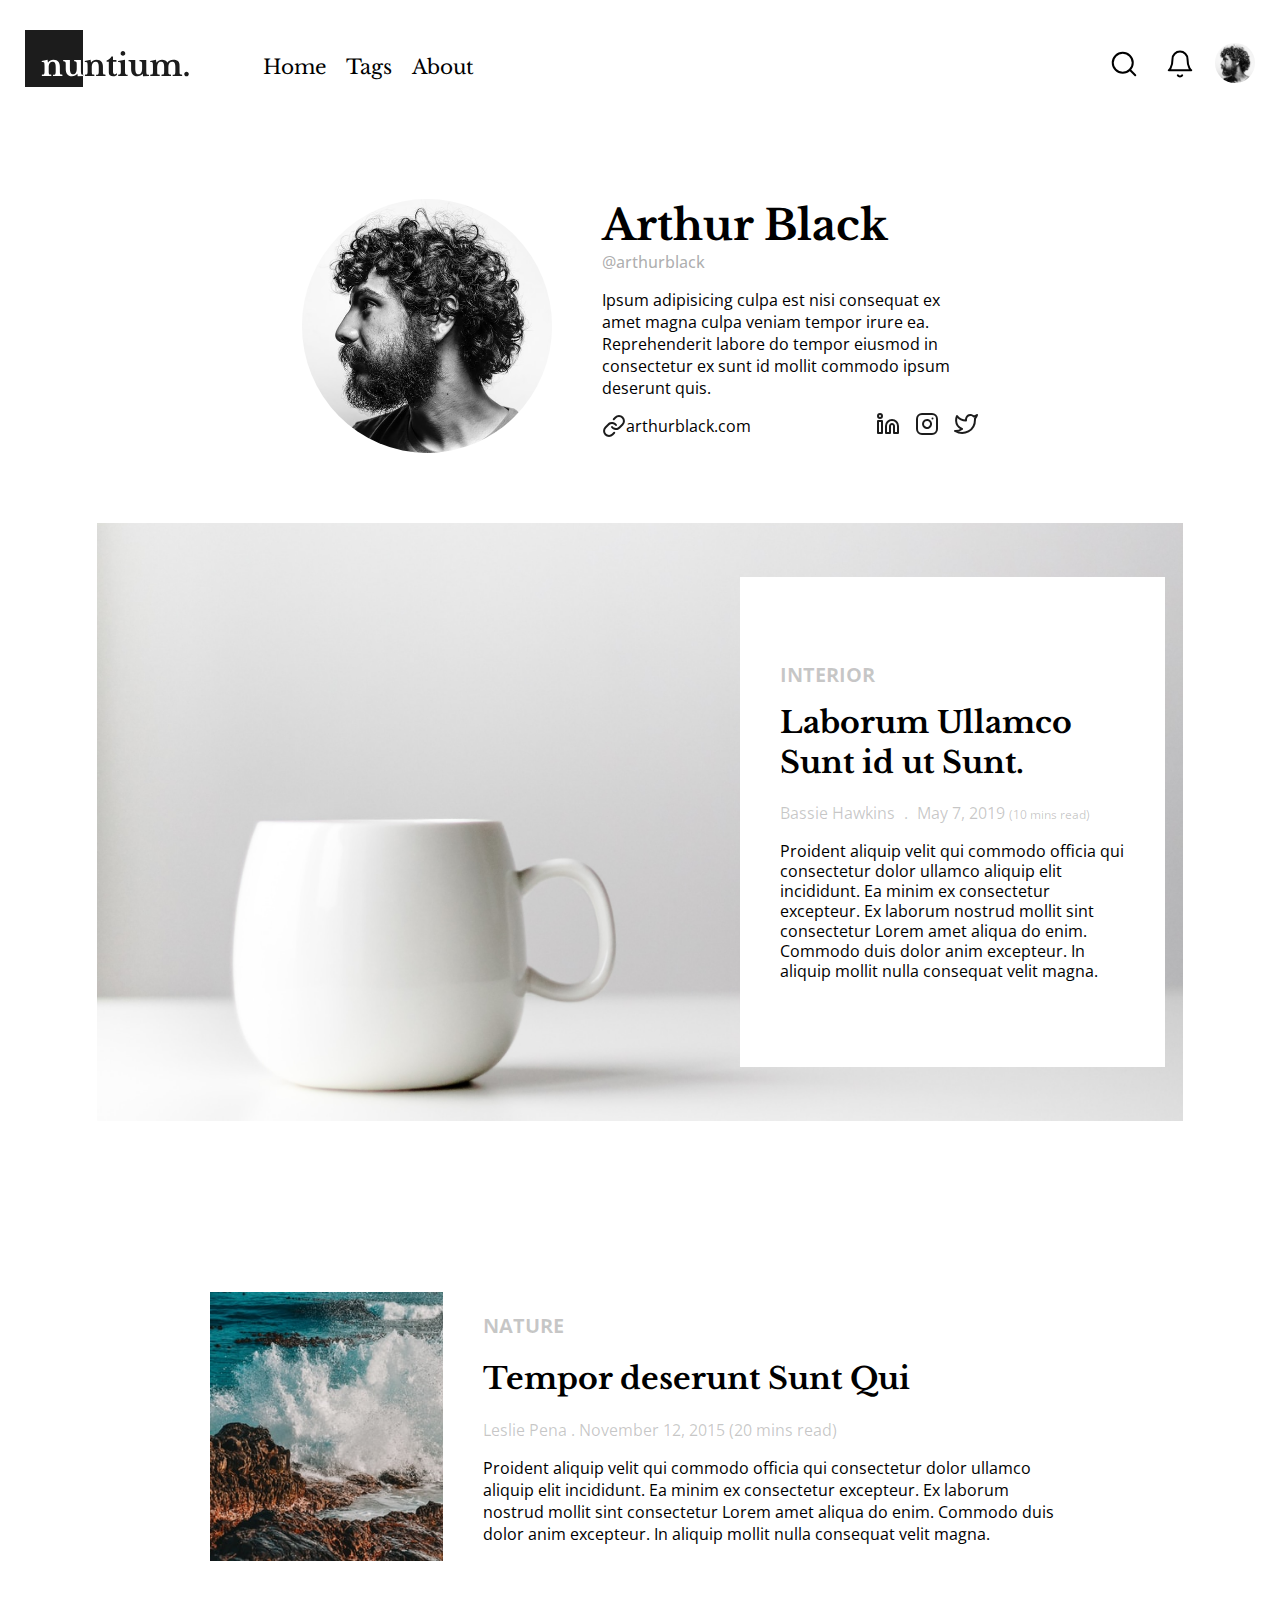
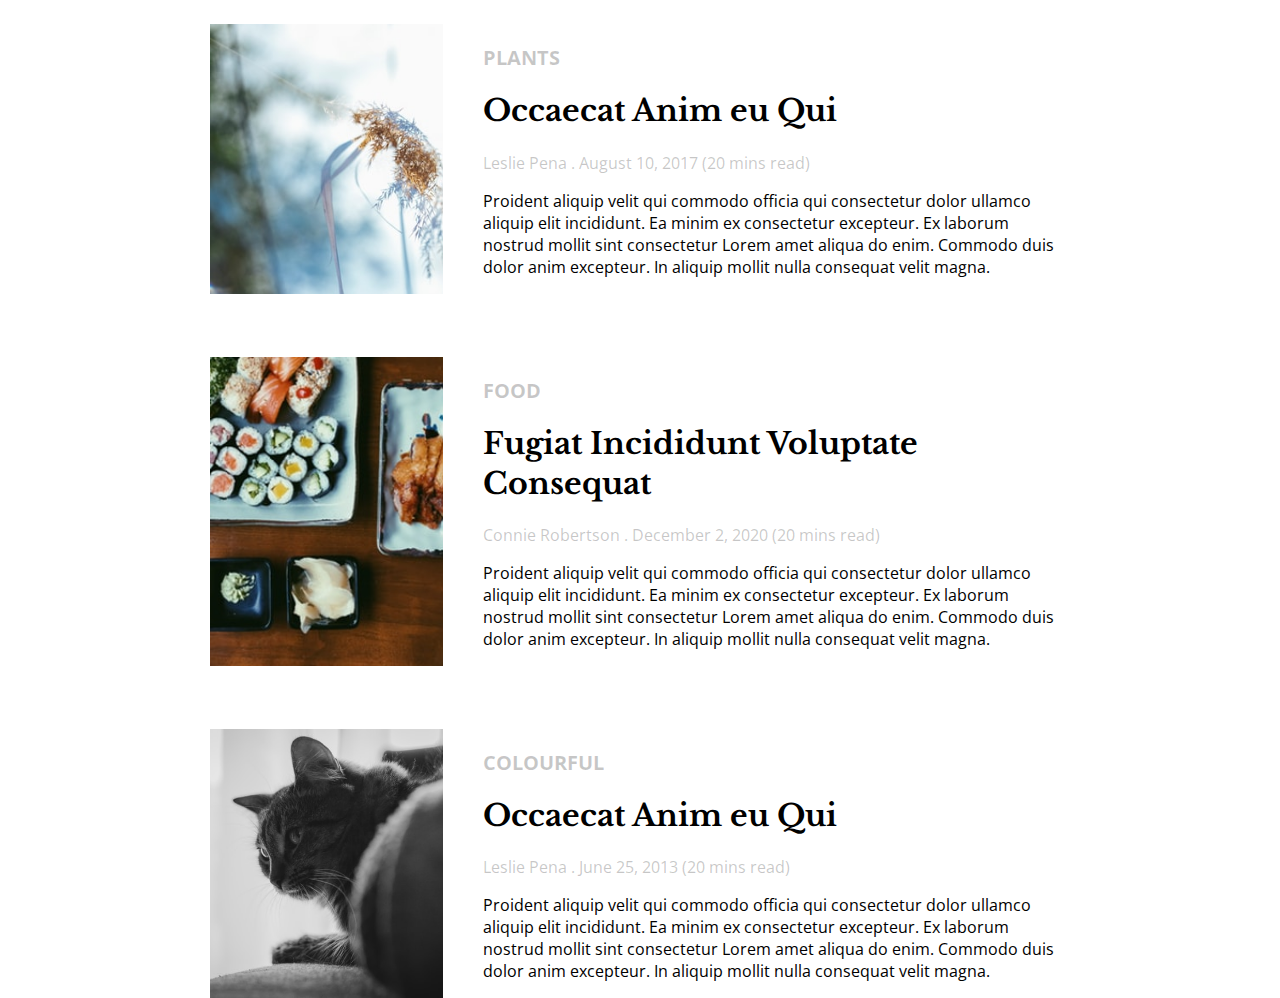
<file: logged-in/profile.html>
<!DOCTYPE html>
<html lang="en">
    <head>
        <meta charset="UTF-8">
        <meta name="viewport" content="width=device-width, initial-scale=1.0">
        <link rel="stylesheet" href="../style.css">
        <link rel="stylesheet" href="../reponsive.css">
        <link rel="preconnect" href="https://fonts.gstatic.com">
        <link href="https://fonts.googleapis.com/css2?family=Libre+Baskerville:ital,wght@0,400;0,700;1,400&family=Open+Sans:wght@300;400;600;700;800&display=swap" rel="stylesheet"> 
        <title>Nuntium</title>
    </head>
    <body>
        <nav>
            <div class="left-nav">
                <div class="burger">
                    <div class="b-one"></div>
                    <div class="b-two"></div>
                    <div class="b-three"></div>
                </div>
                <div class="logo"><svg width="178" height="57" viewBox="0 0 178 57" fill="none" xmlns="http://www.w3.org/2000/svg">
                    <path d="M23.71 41.11C23.71 41.93 23.73 42.58 23.77 43.06C23.83 43.52 23.94 43.88 24.1 44.14C24.28 44.38 24.54 44.54 24.88 44.62C25.24 44.7 25.72 44.76 26.32 44.8V46H16.87V44.8C17.45 44.76 17.91 44.7 18.25 44.62C18.61 44.54 18.88 44.38 19.06 44.14C19.26 43.9 19.39 43.56 19.45 43.12C19.51 42.68 19.54 42.08 19.54 41.32V37.57C19.54 36.39 19.52 35.44 19.48 34.72C19.44 33.98 19.39 33.48 19.33 33.22C19.27 32.96 19.19 32.75 19.09 32.59C18.99 32.41 18.84 32.28 18.64 32.2C18.44 32.1 18.19 32.04 17.89 32.02C17.59 31.98 17.21 31.96 16.75 31.96V30.94L22.54 29.8L22.93 32.44H23.05C23.71 31.6 24.49 30.95 25.39 30.49C26.29 30.03 27.28 29.8 28.36 29.8C29.64 29.8 30.67 29.98 31.45 30.34C32.25 30.68 32.96 31.26 33.58 32.08C33.92 32.54 34.22 33.14 34.48 33.88C34.74 34.6 34.87 35.6 34.87 36.88V41.11C34.87 41.93 34.89 42.58 34.93 43.06C34.99 43.52 35.1 43.88 35.26 44.14C35.44 44.38 35.7 44.54 36.04 44.62C36.38 44.7 36.84 44.76 37.42 44.8V46H28.03V44.8C28.63 44.78 29.1 44.73 29.44 44.65C29.8 44.55 30.07 44.38 30.25 44.14C30.43 43.9 30.55 43.56 30.61 43.12C30.67 42.66 30.7 42.06 30.7 41.32V37.24C30.7 36.22 30.64 35.36 30.52 34.66C30.4 33.96 30.2 33.4 29.92 32.98C29.66 32.54 29.31 32.23 28.87 32.05C28.43 31.85 27.88 31.75 27.22 31.75C26.58 31.75 26.03 31.93 25.57 32.29C25.11 32.65 24.71 33.15 24.37 33.79C24.19 34.15 24.03 34.62 23.89 35.2C23.77 35.76 23.71 36.35 23.71 36.97V41.11ZM51.7469 35.02C51.7469 34.22 51.7269 33.59 51.6869 33.13C51.6469 32.65 51.5369 32.29 51.3569 32.05C51.1769 31.79 50.9069 31.62 50.5469 31.54C50.2069 31.44 49.7369 31.36 49.1369 31.3V30.1H55.9169V39.19C55.9169 40.41 55.9269 41.37 55.9469 42.07C55.9869 42.75 56.0469 43.26 56.1269 43.6C56.1869 43.86 56.2569 44.07 56.3369 44.23C56.4169 44.37 56.5469 44.49 56.7269 44.59C56.9069 44.67 57.1469 44.73 57.4469 44.77C57.7669 44.79 58.1769 44.8 58.6769 44.8V45.97L52.7069 46.33L52.3769 43.66H52.2569C51.7369 44.5 51.0069 45.15 50.0669 45.61C49.1269 46.07 48.0769 46.3 46.9169 46.3C44.7769 46.3 43.1469 45.54 42.0269 44.02C41.1669 42.86 40.7369 41.21 40.7369 39.07V35.02C40.7369 34.2 40.7169 33.56 40.6769 33.1C40.6369 32.62 40.5269 32.26 40.3469 32.02C40.1869 31.78 39.9369 31.62 39.5969 31.54C39.2569 31.44 38.7869 31.36 38.1869 31.3V30.1H44.9069V38.59C44.9069 40.61 45.1569 42.08 45.6569 43C46.1569 43.9 46.9569 44.35 48.0569 44.35C49.2369 44.35 50.1469 43.81 50.7869 42.73C51.4269 41.69 51.7469 40.16 51.7469 38.14V35.02ZM66.7764 41.11C66.7764 41.93 66.7964 42.58 66.8364 43.06C66.8964 43.52 67.0064 43.88 67.1664 44.14C67.3464 44.38 67.6064 44.54 67.9464 44.62C68.3064 44.7 68.7864 44.76 69.3864 44.8V46H59.9364V44.8C60.5164 44.76 60.9764 44.7 61.3164 44.62C61.6764 44.54 61.9464 44.38 62.1264 44.14C62.3264 43.9 62.4564 43.56 62.5164 43.12C62.5764 42.68 62.6064 42.08 62.6064 41.32V37.57C62.6064 36.39 62.5864 35.44 62.5464 34.72C62.5064 33.98 62.4564 33.48 62.3964 33.22C62.3364 32.96 62.2564 32.75 62.1564 32.59C62.0564 32.41 61.9064 32.28 61.7064 32.2C61.5064 32.1 61.2564 32.04 60.9564 32.02C60.6564 31.98 60.2764 31.96 59.8164 31.96V30.94L65.6064 29.8L65.9964 32.44H66.1164C66.7764 31.6 67.5564 30.95 68.4564 30.49C69.3564 30.03 70.3464 29.8 71.4264 29.8C72.7064 29.8 73.7364 29.98 74.5164 30.34C75.3164 30.68 76.0264 31.26 76.6464 32.08C76.9864 32.54 77.2864 33.14 77.5464 33.88C77.8064 34.6 77.9364 35.6 77.9364 36.88V41.11C77.9364 41.93 77.9564 42.58 77.9964 43.06C78.0564 43.52 78.1664 43.88 78.3264 44.14C78.5064 44.38 78.7664 44.54 79.1064 44.62C79.4464 44.7 79.9064 44.76 80.4864 44.8V46H71.0964V44.8C71.6964 44.78 72.1664 44.73 72.5064 44.65C72.8664 44.55 73.1364 44.38 73.3164 44.14C73.4964 43.9 73.6164 43.56 73.6764 43.12C73.7364 42.66 73.7664 42.06 73.7664 41.32V37.24C73.7664 36.22 73.7064 35.36 73.5864 34.66C73.4664 33.96 73.2664 33.4 72.9864 32.98C72.7264 32.54 72.3764 32.23 71.9364 32.05C71.4964 31.85 70.9464 31.75 70.2864 31.75C69.6464 31.75 69.0964 31.93 68.6364 32.29C68.1764 32.65 67.7764 33.15 67.4364 33.79C67.2564 34.15 67.0964 34.62 66.9564 35.2C66.8364 35.76 66.7764 36.35 66.7764 36.97V41.11ZM81.6133 31.75V30.4C82.8133 30.06 83.8133 29.55 84.6133 28.87C85.4333 28.17 86.0433 27.37 86.4433 26.47H87.9733V30.1H91.4233V31.75H87.9733V40.96C87.9733 42.2 88.1033 43.08 88.3633 43.6C88.6433 44.12 89.1033 44.38 89.7433 44.38C90.5233 44.38 91.1133 44.02 91.5133 43.3L92.1433 44.17C91.5833 45.59 90.2633 46.3 88.1833 46.3C86.8033 46.3 85.7233 45.98 84.9433 45.34C84.1833 44.7 83.8033 43.8 83.8033 42.64V31.75H81.6133ZM100.028 41.08C100.028 41.88 100.058 42.52 100.118 43C100.178 43.48 100.298 43.85 100.478 44.11C100.658 44.37 100.918 44.55 101.258 44.65C101.598 44.73 102.058 44.78 102.638 44.8V46H93.1884V44.8C93.7484 44.78 94.1984 44.72 94.5384 44.62C94.8984 44.5 95.1684 44.32 95.3484 44.08C95.5484 43.82 95.6784 43.47 95.7384 43.03C95.8184 42.57 95.8584 41.99 95.8584 41.29V37.6C95.8584 36.44 95.8384 35.49 95.7984 34.75C95.7584 33.99 95.7084 33.47 95.6484 33.19C95.5484 32.69 95.3184 32.36 94.9584 32.2C94.6184 32.04 93.9884 31.96 93.0684 31.96V30.94L100.028 29.8V41.08ZM95.6184 23.44C95.6184 22.78 95.8384 22.23 96.2784 21.79C96.7384 21.33 97.2884 21.1 97.9284 21.1C98.5884 21.1 99.1384 21.33 99.5784 21.79C100.038 22.23 100.268 22.78 100.268 23.44C100.268 24.08 100.038 24.63 99.5784 25.09C99.1384 25.53 98.5884 25.75 97.9284 25.75C97.2884 25.75 96.7384 25.53 96.2784 25.09C95.8384 24.63 95.6184 24.08 95.6184 23.44ZM117.108 35.02C117.108 34.22 117.088 33.59 117.048 33.13C117.008 32.65 116.898 32.29 116.718 32.05C116.538 31.79 116.268 31.62 115.908 31.54C115.568 31.44 115.098 31.36 114.498 31.3V30.1H121.278V39.19C121.278 40.41 121.288 41.37 121.308 42.07C121.348 42.75 121.408 43.26 121.488 43.6C121.548 43.86 121.618 44.07 121.698 44.23C121.778 44.37 121.908 44.49 122.088 44.59C122.268 44.67 122.508 44.73 122.808 44.77C123.128 44.79 123.538 44.8 124.038 44.8V45.97L118.068 46.33L117.738 43.66H117.618C117.098 44.5 116.368 45.15 115.428 45.61C114.488 46.07 113.438 46.3 112.278 46.3C110.138 46.3 108.508 45.54 107.388 44.02C106.528 42.86 106.098 41.21 106.098 39.07V35.02C106.098 34.2 106.078 33.56 106.038 33.1C105.998 32.62 105.888 32.26 105.708 32.02C105.548 31.78 105.298 31.62 104.958 31.54C104.618 31.44 104.148 31.36 103.548 31.3V30.1H110.268V38.59C110.268 40.61 110.518 42.08 111.018 43C111.518 43.9 112.318 44.35 113.418 44.35C114.598 44.35 115.508 43.81 116.148 42.73C116.788 41.69 117.108 40.16 117.108 38.14V35.02ZM132.168 41.05C132.168 41.89 132.188 42.55 132.228 43.03C132.268 43.51 132.378 43.88 132.558 44.14C132.738 44.38 132.998 44.54 133.338 44.62C133.678 44.7 134.148 44.76 134.748 44.8V46H125.268V44.8C125.868 44.76 126.348 44.7 126.708 44.62C127.068 44.54 127.338 44.38 127.518 44.14C127.698 43.9 127.818 43.56 127.878 43.12C127.938 42.66 127.968 42.05 127.968 41.29V37.57C127.968 36.43 127.948 35.48 127.908 34.72C127.888 33.96 127.838 33.44 127.758 33.16C127.698 32.9 127.618 32.7 127.518 32.56C127.438 32.4 127.298 32.28 127.098 32.2C126.918 32.1 126.678 32.04 126.378 32.02C126.078 31.98 125.688 31.96 125.208 31.96V30.94L130.998 29.8L131.358 32.41H131.538C132.378 31.47 133.218 30.8 134.058 30.4C134.918 30 135.908 29.8 137.028 29.8C138.348 29.8 139.438 30.03 140.298 30.49C141.158 30.95 141.808 31.61 142.248 32.47H142.368C143.088 31.63 143.948 30.98 144.948 30.52C145.948 30.04 147.018 29.8 148.158 29.8C149.358 29.8 150.398 29.95 151.278 30.25C152.178 30.55 152.878 30.98 153.378 31.54C153.778 32 154.068 32.6 154.248 33.34C154.448 34.08 154.548 35.11 154.548 36.43V41.05C154.548 41.87 154.568 42.52 154.608 43C154.668 43.48 154.788 43.85 154.968 44.11C155.148 44.37 155.408 44.54 155.748 44.62C156.088 44.7 156.558 44.76 157.158 44.8V46H147.678V44.8C148.278 44.78 148.748 44.73 149.088 44.65C149.448 44.55 149.718 44.38 149.898 44.14C150.098 43.88 150.218 43.53 150.258 43.09C150.318 42.65 150.348 42.05 150.348 41.29V37.36C150.348 36.32 150.288 35.44 150.168 34.72C150.048 34 149.858 33.42 149.598 32.98C149.338 32.54 148.988 32.23 148.548 32.05C148.128 31.85 147.608 31.75 146.988 31.75C146.288 31.75 145.708 31.92 145.248 32.26C144.808 32.6 144.438 33.04 144.138 33.58C143.618 34.52 143.358 35.69 143.358 37.09V41.05C143.358 41.87 143.378 42.52 143.418 43C143.458 43.48 143.568 43.85 143.748 44.11C143.928 44.37 144.188 44.54 144.528 44.62C144.888 44.7 145.378 44.76 145.998 44.8V46H136.488V44.8C137.088 44.76 137.558 44.7 137.898 44.62C138.258 44.54 138.528 44.38 138.708 44.14C138.908 43.9 139.028 43.56 139.068 43.12C139.128 42.66 139.158 42.05 139.158 41.29V37.36C139.158 36.32 139.098 35.44 138.978 34.72C138.858 34 138.658 33.42 138.378 32.98C138.118 32.54 137.768 32.23 137.328 32.05C136.888 31.85 136.338 31.75 135.678 31.75C135.018 31.75 134.468 31.91 134.028 32.23C133.608 32.55 133.258 32.98 132.978 33.52C132.718 34 132.518 34.55 132.378 35.17C132.238 35.79 132.168 36.43 132.168 37.09V41.05ZM159.241 44.08C159.241 43.44 159.451 42.9 159.871 42.46C160.311 42 160.851 41.77 161.491 41.77C162.151 41.77 162.701 42 163.141 42.46C163.581 42.9 163.801 43.44 163.801 44.08C163.801 44.7 163.581 45.23 163.141 45.67C162.701 46.09 162.151 46.3 161.491 46.3C160.851 46.3 160.311 46.09 159.871 45.67C159.451 45.23 159.241 44.7 159.241 44.08Z" fill="#1C1C1C"/>
                    <rect width="58" height="57" fill="#1C1C1C"/>
                    <path d="M23.71 41.11C23.71 41.93 23.73 42.58 23.77 43.06C23.83 43.52 23.94 43.88 24.1 44.14C24.28 44.38 24.54 44.54 24.88 44.62C25.24 44.7 25.72 44.76 26.32 44.8V46H16.87V44.8C17.45 44.76 17.91 44.7 18.25 44.62C18.61 44.54 18.88 44.38 19.06 44.14C19.26 43.9 19.39 43.56 19.45 43.12C19.51 42.68 19.54 42.08 19.54 41.32V37.57C19.54 36.39 19.52 35.44 19.48 34.72C19.44 33.98 19.39 33.48 19.33 33.22C19.27 32.96 19.19 32.75 19.09 32.59C18.99 32.41 18.84 32.28 18.64 32.2C18.44 32.1 18.19 32.04 17.89 32.02C17.59 31.98 17.21 31.96 16.75 31.96V30.94L22.54 29.8L22.93 32.44H23.05C23.71 31.6 24.49 30.95 25.39 30.49C26.29 30.03 27.28 29.8 28.36 29.8C29.64 29.8 30.67 29.98 31.45 30.34C32.25 30.68 32.96 31.26 33.58 32.08C33.92 32.54 34.22 33.14 34.48 33.88C34.74 34.6 34.87 35.6 34.87 36.88V41.11C34.87 41.93 34.89 42.58 34.93 43.06C34.99 43.52 35.1 43.88 35.26 44.14C35.44 44.38 35.7 44.54 36.04 44.62C36.38 44.7 36.84 44.76 37.42 44.8V46H28.03V44.8C28.63 44.78 29.1 44.73 29.44 44.65C29.8 44.55 30.07 44.38 30.25 44.14C30.43 43.9 30.55 43.56 30.61 43.12C30.67 42.66 30.7 42.06 30.7 41.32V37.24C30.7 36.22 30.64 35.36 30.52 34.66C30.4 33.96 30.2 33.4 29.92 32.98C29.66 32.54 29.31 32.23 28.87 32.05C28.43 31.85 27.88 31.75 27.22 31.75C26.58 31.75 26.03 31.93 25.57 32.29C25.11 32.65 24.71 33.15 24.37 33.79C24.19 34.15 24.03 34.62 23.89 35.2C23.77 35.76 23.71 36.35 23.71 36.97V41.11ZM51.7469 35.02C51.7469 34.22 51.7269 33.59 51.6869 33.13C51.6469 32.65 51.5369 32.29 51.3569 32.05C51.1769 31.79 50.9069 31.62 50.5469 31.54C50.2069 31.44 49.7369 31.36 49.1369 31.3V30.1H55.9169V39.19C55.9169 40.41 55.9269 41.37 55.9469 42.07C55.9869 42.75 56.0469 43.26 56.1269 43.6C56.1869 43.86 56.2569 44.07 56.3369 44.23C56.4169 44.37 56.5469 44.49 56.7269 44.59C56.9069 44.67 57.1469 44.73 57.4469 44.77C57.7669 44.79 58.1769 44.8 58.6769 44.8V45.97L52.7069 46.33L52.3769 43.66H52.2569C51.7369 44.5 51.0069 45.15 50.0669 45.61C49.1269 46.07 48.0769 46.3 46.9169 46.3C44.7769 46.3 43.1469 45.54 42.0269 44.02C41.1669 42.86 40.7369 41.21 40.7369 39.07V35.02C40.7369 34.2 40.7169 33.56 40.6769 33.1C40.6369 32.62 40.5269 32.26 40.3469 32.02C40.1869 31.78 39.9369 31.62 39.5969 31.54C39.2569 31.44 38.7869 31.36 38.1869 31.3V30.1H44.9069V38.59C44.9069 40.61 45.1569 42.08 45.6569 43C46.1569 43.9 46.9569 44.35 48.0569 44.35C49.2369 44.35 50.1469 43.81 50.7869 42.73C51.4269 41.69 51.7469 40.16 51.7469 38.14V35.02Z" fill="white"/>
                    </svg>
                </div>
                <div class="menu">
                    <ul>
                        <li class="nav-item"><a href="signedin-home.html" class="navlink">Home</a></li>
                        <li class="nav-item"><a href="tags_signed.html" class="navlink">Tags</a></li>
                        <li class="nav-item"><a href="about_signed.html" class="navlink">About</a></li>
                    </ul>
                </div>
            </div>
            <div class="right-nav">
                <div class="search">
                    <input type="search">
                    <button>
                        <svg width="30" height="30" viewBox="0 0 30 30" fill="none" xmlns="http://www.w3.org/2000/svg">
                          <path d="M13.75 23.75C19.2728 23.75 23.75 19.2728 23.75 13.75C23.75 8.22715 19.2728 3.75 13.75 3.75C8.22715 3.75 3.75 8.22715 3.75 13.75C3.75 19.2728 8.22715 23.75 13.75 23.75Z" stroke="black" stroke-width="2" stroke-linecap="round" stroke-linejoin="round"/>
                          <path d="M26.25 26.25L20.8125 20.8125" stroke="black" stroke-width="2" stroke-linecap="round" stroke-linejoin="round"/>
                        </svg>
                    </button>
                </div>
                <div class="bell"><svg width="30" height="30" viewBox="0 0 30 30" fill="none" xmlns="http://www.w3.org/2000/svg">
                    <path d="M22.5 10C22.5 8.01088 21.7098 6.10322 20.3033 4.6967C18.8968 3.29018 16.9891 2.5 15 2.5C13.0109 2.5 11.1032 3.29018 9.6967 4.6967C8.29018 6.10322 7.5 8.01088 7.5 10C7.5 18.75 3.75 21.25 3.75 21.25H26.25C26.25 21.25 22.5 18.75 22.5 10Z" stroke="black" stroke-width="2" stroke-linecap="round" stroke-linejoin="round"/>
                    <path d="M17.1624 26.25C16.9426 26.6288 16.6272 26.9433 16.2477 27.1619C15.8682 27.3805 15.4379 27.4956 14.9999 27.4956C14.5619 27.4956 14.1316 27.3805 13.7521 27.1619C13.3726 26.9433 13.0572 26.6288 12.8374 26.25" stroke="black" stroke-width="2" stroke-linecap="round" stroke-linejoin="round"/>
                    </svg>
                </div>
                <div class="profile-bar">
                        <div class="prof-img-menu"></div>
                    <div class="control">
                        <div class="list-dropdown">
                            <div class="prof-name">
                                <h2>Arthur Black</h2>
                                <a href="">@authurblack</a>
                            </div>
                            <div class="main-list">
                                <ul>
                                    <li><a href="dashboard.html">Dashboard</a></li>
                                    <li><a href="">Write a Post</a></li>
                                    <li><a href="">Settings</a></li>
                                    <li><a href="">Help</a></li>
                                    <li><a href="../index.html">Sign out</a></li>
                                </ul>
                            </div>
                        </div>
                    </div>
                </div>
            </div>
        </nav>
        <main>
            <div class="proffy">
                <div class="prof-head">
                    <div class="p-h-img"></div> 
                    <div class="p-content">
                        <h1>Arthur Black</h1>
                        <h3>@arthurblack</h3>
                        <p class="pnth">Ipsum adipisicing culpa est nisi consequat ex amet magna culpa veniam tempor irure ea. Reprehenderit labore do tempor eiusmod in consectetur ex sunt id mollit commodo ipsum deserunt quis.</p>
                        <div class="contact-wrapper">
                            <div class="authur">
                                <svg width="24" height="24" viewBox="0 0 24 24" fill="none" xmlns="http://www.w3.org/2000/svg">
                                  <path d="M10 13C10.4295 13.5741 10.9774 14.0491 11.6066 14.3929C12.2357 14.7367 12.9315 14.9411 13.6467 14.9923C14.3618 15.0435 15.0796 14.9403 15.7513 14.6897C16.4231 14.4392 17.0331 14.047 17.54 13.54L20.54 10.54C21.4508 9.59695 21.9548 8.33394 21.9434 7.02296C21.932 5.71198 21.4061 4.45791 20.4791 3.53087C19.5521 2.60383 18.298 2.07799 16.987 2.0666C15.676 2.0552 14.413 2.55918 13.47 3.46997L11.75 5.17997" stroke="#1C1C1C" stroke-width="2" stroke-linecap="round" stroke-linejoin="round"/>
                                  <path d="M14 11.0002C13.5705 10.4261 13.0226 9.95104 12.3934 9.60729C11.7642 9.26353 11.0684 9.05911 10.3533 9.00789C9.63816 8.95667 8.92037 9.05986 8.24861 9.31044C7.57685 9.56103 6.96684 9.95316 6.45996 10.4602L3.45996 13.4602C2.54917 14.4032 2.04519 15.6662 2.05659 16.9772C2.06798 18.2882 2.59382 19.5423 3.52086 20.4693C4.4479 21.3964 5.70197 21.9222 7.01295 21.9336C8.32393 21.945 9.58694 21.441 10.53 20.5302L12.24 18.8202" stroke="#1C1C1C" stroke-width="2" stroke-linecap="round" stroke-linejoin="round"/>
                                </svg>
                                <p>arthurblack.com</p>
                            </div>
                            <div class="a-side">
                                <svg width="102" height="24" viewBox="0 0 102 24" fill="none" xmlns="http://www.w3.org/2000/svg">
                                    <path d="M16 8C17.5913 8 19.1174 8.63214 20.2426 9.75736C21.3679 10.8826 22 12.4087 22 14V21H18V14C18 13.4696 17.7893 12.9609 17.4142 12.5858C17.0391 12.2107 16.5304 12 16 12C15.4696 12 14.9609 12.2107 14.5858 12.5858C14.2107 12.9609 14 13.4696 14 14V21H10V14C10 12.4087 10.6321 10.8826 11.7574 9.75736C12.8826 8.63214 14.4087 8 16 8V8Z" stroke="#1C1C1C" stroke-width="2" stroke-linecap="round" stroke-linejoin="round"/>
                                    <path d="M6 9H2V21H6V9Z" stroke="#1C1C1C" stroke-width="2" stroke-linecap="round" stroke-linejoin="round"/>
                                    <path d="M4 6C5.10457 6 6 5.10457 6 4C6 2.89543 5.10457 2 4 2C2.89543 2 2 2.89543 2 4C2 5.10457 2.89543 6 4 6Z" stroke="#1C1C1C" stroke-width="2" stroke-linecap="round" stroke-linejoin="round"/>
                                    <path d="M101 2.9998C100.042 3.67528 98.9821 4.19191 97.86 4.5298C97.2577 3.83731 96.4573 3.34649 95.567 3.12373C94.6767 2.90096 93.7395 2.957 92.8821 3.28426C92.0247 3.61151 91.2884 4.1942 90.773 4.95352C90.2575 5.71283 89.9877 6.61214 90 7.5298V8.5298C88.2426 8.57537 86.5013 8.18561 84.931 7.39525C83.3607 6.60488 82.0103 5.43844 81 3.9998C81 3.9998 77 12.9998 86 16.9998C83.9405 18.3978 81.4872 19.0987 79 18.9998C88 23.9998 99 18.9998 99 7.4998C98.9991 7.22126 98.9723 6.9434 98.92 6.6698C99.9406 5.6633 100.661 4.39251 101 2.9998V2.9998Z" stroke="#1C1C1C" stroke-width="2" stroke-linecap="round" stroke-linejoin="round"/>
                                    <path d="M56 2H46C43.2386 2 41 4.23858 41 7V17C41 19.7614 43.2386 22 46 22H56C58.7614 22 61 19.7614 61 17V7C61 4.23858 58.7614 2 56 2Z" stroke="#1C1C1C" stroke-width="2" stroke-linecap="round" stroke-linejoin="round"/>
                                    <path d="M55 11.3698C55.1234 12.2021 54.9812 13.052 54.5937 13.7988C54.2062 14.5456 53.5931 15.1512 52.8416 15.5295C52.0901 15.9077 51.2384 16.0394 50.4077 15.9057C49.5771 15.7721 48.8097 15.3799 48.2148 14.785C47.6199 14.1901 47.2277 13.4227 47.094 12.592C46.9604 11.7614 47.092 10.9097 47.4703 10.1582C47.8485 9.40667 48.4541 8.79355 49.2009 8.40605C49.9477 8.01856 50.7977 7.8764 51.63 7.99981C52.4789 8.1257 53.2648 8.52128 53.8716 9.12812C54.4785 9.73496 54.8741 10.5209 55 11.3698Z" stroke="#1C1C1C" stroke-width="2" stroke-linecap="round" stroke-linejoin="round"/>
                                    <path d="M56.5 6.5H56.51" stroke="#1C1C1C" stroke-width="2" stroke-linecap="round" stroke-linejoin="round"/>
                                </svg>                                    
                            </div>
                         </div>
                    </div>
                </div>
                <div class="p-contain">
                    <div class="p-hero">
                        <div class="l-content">
                            <h3>Interior</h3>
                            <h1>Laborum Ullamco Sunt id ut Sunt.</h1>
                            <div class="meta"><p>Bassie Hawkins <span>.</span> May 7, 2019 <span class="sm">(10 mins read)</span></p></div>
                            <p>Proident aliquip velit qui commodo officia qui consectetur dolor ullamco aliquip elit incididunt. Ea minim ex consectetur excepteur. Ex laborum nostrud mollit sint consectetur Lorem amet aliqua do enim. Commodo duis dolor anim excepteur. In aliquip mollit nulla consequat velit magna.</p>
                        </div>
                    </div>
                </div>
            </div>
            <div class="lasty">
                <div class="side">
                    <div class="s-mini">
                        <div class="s-img"></div>
                        <div class="s-content">
                            <h3>Nature</h3>
                            <h1>Tempor deserunt Sunt Qui</h1>
                            <div class="meta"><p>Leslie Pena <span>.</span> November 12, 2015 <span class="sm">(20 mins read)</span></p></div>
                            <p>Proident aliquip velit qui commodo officia qui consectetur dolor ullamco aliquip elit incididunt. Ea minim ex consectetur excepteur. Ex laborum nostrud mollit sint consectetur Lorem amet aliqua do enim. Commodo duis dolor anim excepteur. In aliquip mollit nulla consequat velit magna.</p>
                        </div>
                    </div>
                    <div class="s-mini">
                        <div class="s-img2"></div>
                        <div class="s-content">
                            <h3>Plants</h3>
                            <h1>Occaecat Anim eu Qui</h1>
                            <div class="meta"><p>Leslie Pena <span>.</span> August 10, 2017 <span class="sm">(20 mins read)</span></p></div>
                            <p>Proident aliquip velit qui commodo officia qui consectetur dolor ullamco aliquip elit incididunt. Ea minim ex consectetur excepteur. Ex laborum nostrud mollit sint consectetur Lorem amet aliqua do enim. Commodo duis dolor anim excepteur. In aliquip mollit nulla consequat velit magna.</p>
                        </div>
                    </div>
                    <div class="s-mini">
                        <div class="s-img3"></div>
                        <div class="s-content">
                            <h3>Food</h3>
                            <h1>Fugiat Incididunt Voluptate Consequat</h1>
                            <div class="meta"><p>Connie Robertson <span>.</span> December 2, 2020 <span class="sm">(20 mins read)</span></p></div>
                            <p>Proident aliquip velit qui commodo officia qui consectetur dolor ullamco aliquip elit incididunt. Ea minim ex consectetur excepteur. Ex laborum nostrud mollit sint consectetur Lorem amet aliqua do enim. Commodo duis dolor anim excepteur. In aliquip mollit nulla consequat velit magna.</p>
                        </div>
                    </div>
                    <div class="s-mini">
                        <div class="s-img4"></div>
                        <div class="s-content">
                            <h3>Colourful</h3>
                            <h1>Occaecat Anim eu Qui</h1>
                            <div class="meta"><p>Leslie Pena <span>.</span> June 25, 2013 <span class="sm">(20 mins read)</span></p></div>
                            <p>Proident aliquip velit qui commodo officia qui consectetur dolor ullamco aliquip elit incididunt. Ea minim ex consectetur excepteur. Ex laborum nostrud mollit sint consectetur Lorem amet aliqua do enim. Commodo duis dolor anim excepteur. In aliquip mollit nulla consequat velit magna.</p>
                        </div>
                    </div>
                </div>
            </div>
        </main>
        <script src="../app.js"></script>
    </body>
</html>
</file>
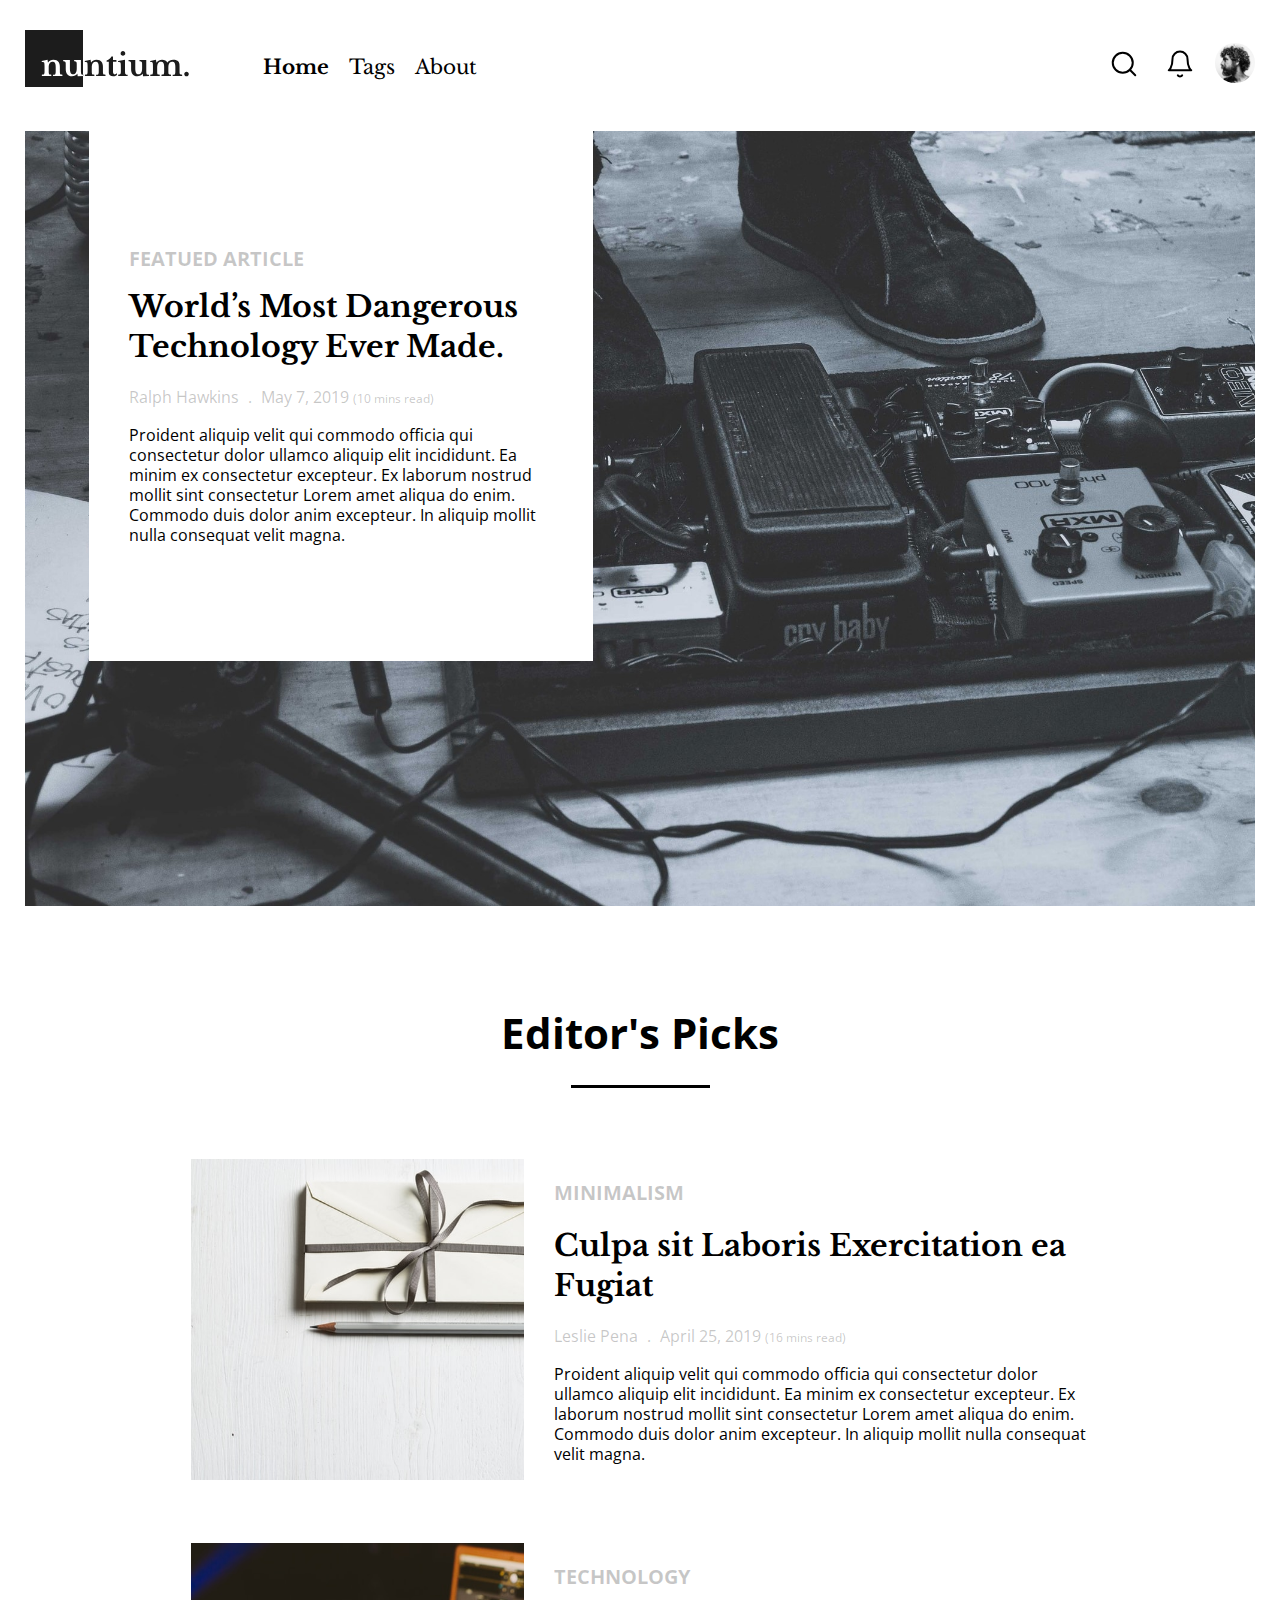
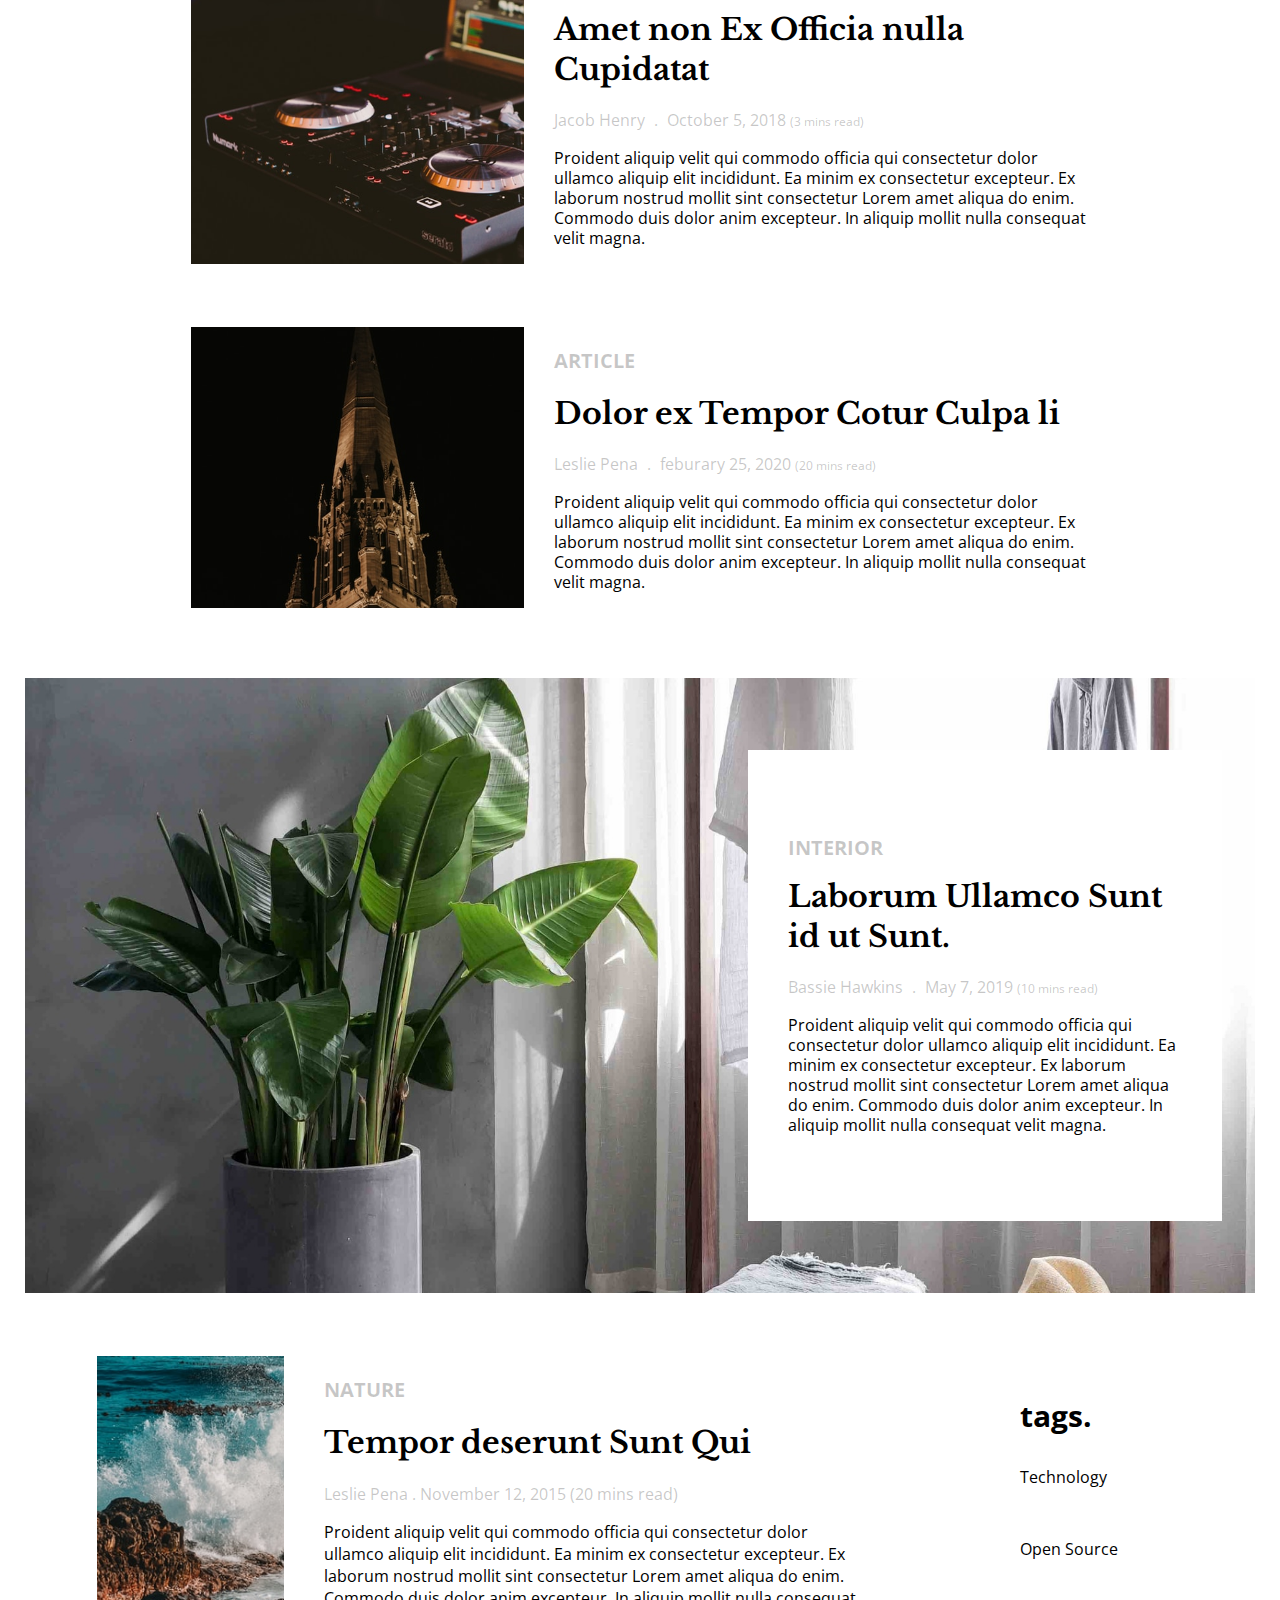
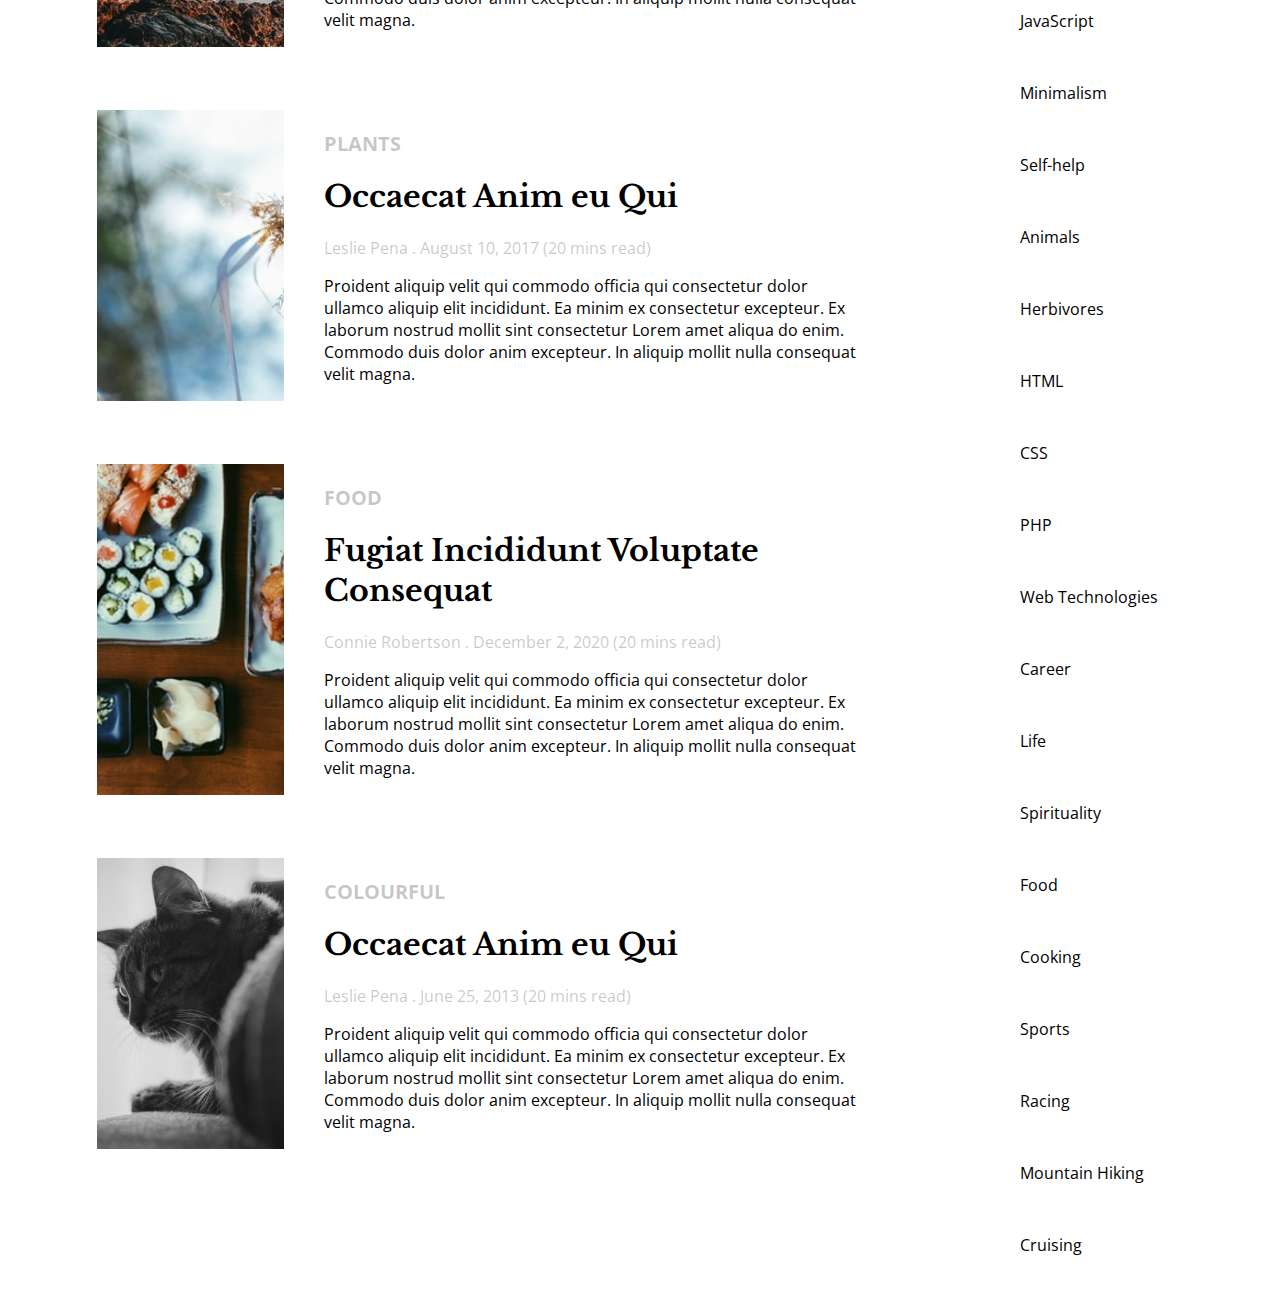
<file: logged-in/signedin-home.html>
<!DOCTYPE html>
<html lang="en">
<head>
    <meta charset="UTF-8">
    <meta name="viewport" content="width=device-width, initial-scale=1.0">
    <link rel="stylesheet" href="../style.css">
    <link rel="stylesheet" href="../reponsive.css">
    <link rel="preconnect" href="https://fonts.gstatic.com">
    <link href="https://fonts.googleapis.com/css2?family=Libre+Baskerville:ital,wght@0,400;0,700;1,400&family=Open+Sans:wght@300;400;600;700;800&display=swap" rel="stylesheet"> 
    <title>Nuntium</title>
</head>
<body>
    <nav>
        <div class="left-nav">
            <div class="burger">
                <div class="b-one"></div>
                <div class="b-two"></div>
                <div class="b-three"></div>
            </div>
            <div class="logo"><svg width="178" height="57" viewBox="0 0 178 57" fill="none" xmlns="http://www.w3.org/2000/svg">
                <path d="M23.71 41.11C23.71 41.93 23.73 42.58 23.77 43.06C23.83 43.52 23.94 43.88 24.1 44.14C24.28 44.38 24.54 44.54 24.88 44.62C25.24 44.7 25.72 44.76 26.32 44.8V46H16.87V44.8C17.45 44.76 17.91 44.7 18.25 44.62C18.61 44.54 18.88 44.38 19.06 44.14C19.26 43.9 19.39 43.56 19.45 43.12C19.51 42.68 19.54 42.08 19.54 41.32V37.57C19.54 36.39 19.52 35.44 19.48 34.72C19.44 33.98 19.39 33.48 19.33 33.22C19.27 32.96 19.19 32.75 19.09 32.59C18.99 32.41 18.84 32.28 18.64 32.2C18.44 32.1 18.19 32.04 17.89 32.02C17.59 31.98 17.21 31.96 16.75 31.96V30.94L22.54 29.8L22.93 32.44H23.05C23.71 31.6 24.49 30.95 25.39 30.49C26.29 30.03 27.28 29.8 28.36 29.8C29.64 29.8 30.67 29.98 31.45 30.34C32.25 30.68 32.96 31.26 33.58 32.08C33.92 32.54 34.22 33.14 34.48 33.88C34.74 34.6 34.87 35.6 34.87 36.88V41.11C34.87 41.93 34.89 42.58 34.93 43.06C34.99 43.52 35.1 43.88 35.26 44.14C35.44 44.38 35.7 44.54 36.04 44.62C36.38 44.7 36.84 44.76 37.42 44.8V46H28.03V44.8C28.63 44.78 29.1 44.73 29.44 44.65C29.8 44.55 30.07 44.38 30.25 44.14C30.43 43.9 30.55 43.56 30.61 43.12C30.67 42.66 30.7 42.06 30.7 41.32V37.24C30.7 36.22 30.64 35.36 30.52 34.66C30.4 33.96 30.2 33.4 29.92 32.98C29.66 32.54 29.31 32.23 28.87 32.05C28.43 31.85 27.88 31.75 27.22 31.75C26.58 31.75 26.03 31.93 25.57 32.29C25.11 32.65 24.71 33.15 24.37 33.79C24.19 34.15 24.03 34.62 23.89 35.2C23.77 35.76 23.71 36.35 23.71 36.97V41.11ZM51.7469 35.02C51.7469 34.22 51.7269 33.59 51.6869 33.13C51.6469 32.65 51.5369 32.29 51.3569 32.05C51.1769 31.79 50.9069 31.62 50.5469 31.54C50.2069 31.44 49.7369 31.36 49.1369 31.3V30.1H55.9169V39.19C55.9169 40.41 55.9269 41.37 55.9469 42.07C55.9869 42.75 56.0469 43.26 56.1269 43.6C56.1869 43.86 56.2569 44.07 56.3369 44.23C56.4169 44.37 56.5469 44.49 56.7269 44.59C56.9069 44.67 57.1469 44.73 57.4469 44.77C57.7669 44.79 58.1769 44.8 58.6769 44.8V45.97L52.7069 46.33L52.3769 43.66H52.2569C51.7369 44.5 51.0069 45.15 50.0669 45.61C49.1269 46.07 48.0769 46.3 46.9169 46.3C44.7769 46.3 43.1469 45.54 42.0269 44.02C41.1669 42.86 40.7369 41.21 40.7369 39.07V35.02C40.7369 34.2 40.7169 33.56 40.6769 33.1C40.6369 32.62 40.5269 32.26 40.3469 32.02C40.1869 31.78 39.9369 31.62 39.5969 31.54C39.2569 31.44 38.7869 31.36 38.1869 31.3V30.1H44.9069V38.59C44.9069 40.61 45.1569 42.08 45.6569 43C46.1569 43.9 46.9569 44.35 48.0569 44.35C49.2369 44.35 50.1469 43.81 50.7869 42.73C51.4269 41.69 51.7469 40.16 51.7469 38.14V35.02ZM66.7764 41.11C66.7764 41.93 66.7964 42.58 66.8364 43.06C66.8964 43.52 67.0064 43.88 67.1664 44.14C67.3464 44.38 67.6064 44.54 67.9464 44.62C68.3064 44.7 68.7864 44.76 69.3864 44.8V46H59.9364V44.8C60.5164 44.76 60.9764 44.7 61.3164 44.62C61.6764 44.54 61.9464 44.38 62.1264 44.14C62.3264 43.9 62.4564 43.56 62.5164 43.12C62.5764 42.68 62.6064 42.08 62.6064 41.32V37.57C62.6064 36.39 62.5864 35.44 62.5464 34.72C62.5064 33.98 62.4564 33.48 62.3964 33.22C62.3364 32.96 62.2564 32.75 62.1564 32.59C62.0564 32.41 61.9064 32.28 61.7064 32.2C61.5064 32.1 61.2564 32.04 60.9564 32.02C60.6564 31.98 60.2764 31.96 59.8164 31.96V30.94L65.6064 29.8L65.9964 32.44H66.1164C66.7764 31.6 67.5564 30.95 68.4564 30.49C69.3564 30.03 70.3464 29.8 71.4264 29.8C72.7064 29.8 73.7364 29.98 74.5164 30.34C75.3164 30.68 76.0264 31.26 76.6464 32.08C76.9864 32.54 77.2864 33.14 77.5464 33.88C77.8064 34.6 77.9364 35.6 77.9364 36.88V41.11C77.9364 41.93 77.9564 42.58 77.9964 43.06C78.0564 43.52 78.1664 43.88 78.3264 44.14C78.5064 44.38 78.7664 44.54 79.1064 44.62C79.4464 44.7 79.9064 44.76 80.4864 44.8V46H71.0964V44.8C71.6964 44.78 72.1664 44.73 72.5064 44.65C72.8664 44.55 73.1364 44.38 73.3164 44.14C73.4964 43.9 73.6164 43.56 73.6764 43.12C73.7364 42.66 73.7664 42.06 73.7664 41.32V37.24C73.7664 36.22 73.7064 35.36 73.5864 34.66C73.4664 33.96 73.2664 33.4 72.9864 32.98C72.7264 32.54 72.3764 32.23 71.9364 32.05C71.4964 31.85 70.9464 31.75 70.2864 31.75C69.6464 31.75 69.0964 31.93 68.6364 32.29C68.1764 32.65 67.7764 33.15 67.4364 33.79C67.2564 34.15 67.0964 34.62 66.9564 35.2C66.8364 35.76 66.7764 36.35 66.7764 36.97V41.11ZM81.6133 31.75V30.4C82.8133 30.06 83.8133 29.55 84.6133 28.87C85.4333 28.17 86.0433 27.37 86.4433 26.47H87.9733V30.1H91.4233V31.75H87.9733V40.96C87.9733 42.2 88.1033 43.08 88.3633 43.6C88.6433 44.12 89.1033 44.38 89.7433 44.38C90.5233 44.38 91.1133 44.02 91.5133 43.3L92.1433 44.17C91.5833 45.59 90.2633 46.3 88.1833 46.3C86.8033 46.3 85.7233 45.98 84.9433 45.34C84.1833 44.7 83.8033 43.8 83.8033 42.64V31.75H81.6133ZM100.028 41.08C100.028 41.88 100.058 42.52 100.118 43C100.178 43.48 100.298 43.85 100.478 44.11C100.658 44.37 100.918 44.55 101.258 44.65C101.598 44.73 102.058 44.78 102.638 44.8V46H93.1884V44.8C93.7484 44.78 94.1984 44.72 94.5384 44.62C94.8984 44.5 95.1684 44.32 95.3484 44.08C95.5484 43.82 95.6784 43.47 95.7384 43.03C95.8184 42.57 95.8584 41.99 95.8584 41.29V37.6C95.8584 36.44 95.8384 35.49 95.7984 34.75C95.7584 33.99 95.7084 33.47 95.6484 33.19C95.5484 32.69 95.3184 32.36 94.9584 32.2C94.6184 32.04 93.9884 31.96 93.0684 31.96V30.94L100.028 29.8V41.08ZM95.6184 23.44C95.6184 22.78 95.8384 22.23 96.2784 21.79C96.7384 21.33 97.2884 21.1 97.9284 21.1C98.5884 21.1 99.1384 21.33 99.5784 21.79C100.038 22.23 100.268 22.78 100.268 23.44C100.268 24.08 100.038 24.63 99.5784 25.09C99.1384 25.53 98.5884 25.75 97.9284 25.75C97.2884 25.75 96.7384 25.53 96.2784 25.09C95.8384 24.63 95.6184 24.08 95.6184 23.44ZM117.108 35.02C117.108 34.22 117.088 33.59 117.048 33.13C117.008 32.65 116.898 32.29 116.718 32.05C116.538 31.79 116.268 31.62 115.908 31.54C115.568 31.44 115.098 31.36 114.498 31.3V30.1H121.278V39.19C121.278 40.41 121.288 41.37 121.308 42.07C121.348 42.75 121.408 43.26 121.488 43.6C121.548 43.86 121.618 44.07 121.698 44.23C121.778 44.37 121.908 44.49 122.088 44.59C122.268 44.67 122.508 44.73 122.808 44.77C123.128 44.79 123.538 44.8 124.038 44.8V45.97L118.068 46.33L117.738 43.66H117.618C117.098 44.5 116.368 45.15 115.428 45.61C114.488 46.07 113.438 46.3 112.278 46.3C110.138 46.3 108.508 45.54 107.388 44.02C106.528 42.86 106.098 41.21 106.098 39.07V35.02C106.098 34.2 106.078 33.56 106.038 33.1C105.998 32.62 105.888 32.26 105.708 32.02C105.548 31.78 105.298 31.62 104.958 31.54C104.618 31.44 104.148 31.36 103.548 31.3V30.1H110.268V38.59C110.268 40.61 110.518 42.08 111.018 43C111.518 43.9 112.318 44.35 113.418 44.35C114.598 44.35 115.508 43.81 116.148 42.73C116.788 41.69 117.108 40.16 117.108 38.14V35.02ZM132.168 41.05C132.168 41.89 132.188 42.55 132.228 43.03C132.268 43.51 132.378 43.88 132.558 44.14C132.738 44.38 132.998 44.54 133.338 44.62C133.678 44.7 134.148 44.76 134.748 44.8V46H125.268V44.8C125.868 44.76 126.348 44.7 126.708 44.62C127.068 44.54 127.338 44.38 127.518 44.14C127.698 43.9 127.818 43.56 127.878 43.12C127.938 42.66 127.968 42.05 127.968 41.29V37.57C127.968 36.43 127.948 35.48 127.908 34.72C127.888 33.96 127.838 33.44 127.758 33.16C127.698 32.9 127.618 32.7 127.518 32.56C127.438 32.4 127.298 32.28 127.098 32.2C126.918 32.1 126.678 32.04 126.378 32.02C126.078 31.98 125.688 31.96 125.208 31.96V30.94L130.998 29.8L131.358 32.41H131.538C132.378 31.47 133.218 30.8 134.058 30.4C134.918 30 135.908 29.8 137.028 29.8C138.348 29.8 139.438 30.03 140.298 30.49C141.158 30.95 141.808 31.61 142.248 32.47H142.368C143.088 31.63 143.948 30.98 144.948 30.52C145.948 30.04 147.018 29.8 148.158 29.8C149.358 29.8 150.398 29.95 151.278 30.25C152.178 30.55 152.878 30.98 153.378 31.54C153.778 32 154.068 32.6 154.248 33.34C154.448 34.08 154.548 35.11 154.548 36.43V41.05C154.548 41.87 154.568 42.52 154.608 43C154.668 43.48 154.788 43.85 154.968 44.11C155.148 44.37 155.408 44.54 155.748 44.62C156.088 44.7 156.558 44.76 157.158 44.8V46H147.678V44.8C148.278 44.78 148.748 44.73 149.088 44.65C149.448 44.55 149.718 44.38 149.898 44.14C150.098 43.88 150.218 43.53 150.258 43.09C150.318 42.65 150.348 42.05 150.348 41.29V37.36C150.348 36.32 150.288 35.44 150.168 34.72C150.048 34 149.858 33.42 149.598 32.98C149.338 32.54 148.988 32.23 148.548 32.05C148.128 31.85 147.608 31.75 146.988 31.75C146.288 31.75 145.708 31.92 145.248 32.26C144.808 32.6 144.438 33.04 144.138 33.58C143.618 34.52 143.358 35.69 143.358 37.09V41.05C143.358 41.87 143.378 42.52 143.418 43C143.458 43.48 143.568 43.85 143.748 44.11C143.928 44.37 144.188 44.54 144.528 44.62C144.888 44.7 145.378 44.76 145.998 44.8V46H136.488V44.8C137.088 44.76 137.558 44.7 137.898 44.62C138.258 44.54 138.528 44.38 138.708 44.14C138.908 43.9 139.028 43.56 139.068 43.12C139.128 42.66 139.158 42.05 139.158 41.29V37.36C139.158 36.32 139.098 35.44 138.978 34.72C138.858 34 138.658 33.42 138.378 32.98C138.118 32.54 137.768 32.23 137.328 32.05C136.888 31.85 136.338 31.75 135.678 31.75C135.018 31.75 134.468 31.91 134.028 32.23C133.608 32.55 133.258 32.98 132.978 33.52C132.718 34 132.518 34.55 132.378 35.17C132.238 35.79 132.168 36.43 132.168 37.09V41.05ZM159.241 44.08C159.241 43.44 159.451 42.9 159.871 42.46C160.311 42 160.851 41.77 161.491 41.77C162.151 41.77 162.701 42 163.141 42.46C163.581 42.9 163.801 43.44 163.801 44.08C163.801 44.7 163.581 45.23 163.141 45.67C162.701 46.09 162.151 46.3 161.491 46.3C160.851 46.3 160.311 46.09 159.871 45.67C159.451 45.23 159.241 44.7 159.241 44.08Z" fill="#1C1C1C"/>
                <rect width="58" height="57" fill="#1C1C1C"/>
                <path d="M23.71 41.11C23.71 41.93 23.73 42.58 23.77 43.06C23.83 43.52 23.94 43.88 24.1 44.14C24.28 44.38 24.54 44.54 24.88 44.62C25.24 44.7 25.72 44.76 26.32 44.8V46H16.87V44.8C17.45 44.76 17.91 44.7 18.25 44.62C18.61 44.54 18.88 44.38 19.06 44.14C19.26 43.9 19.39 43.56 19.45 43.12C19.51 42.68 19.54 42.08 19.54 41.32V37.57C19.54 36.39 19.52 35.44 19.48 34.72C19.44 33.98 19.39 33.48 19.33 33.22C19.27 32.96 19.19 32.75 19.09 32.59C18.99 32.41 18.84 32.28 18.64 32.2C18.44 32.1 18.19 32.04 17.89 32.02C17.59 31.98 17.21 31.96 16.75 31.96V30.94L22.54 29.8L22.93 32.44H23.05C23.71 31.6 24.49 30.95 25.39 30.49C26.29 30.03 27.28 29.8 28.36 29.8C29.64 29.8 30.67 29.98 31.45 30.34C32.25 30.68 32.96 31.26 33.58 32.08C33.92 32.54 34.22 33.14 34.48 33.88C34.74 34.6 34.87 35.6 34.87 36.88V41.11C34.87 41.93 34.89 42.58 34.93 43.06C34.99 43.52 35.1 43.88 35.26 44.14C35.44 44.38 35.7 44.54 36.04 44.62C36.38 44.7 36.84 44.76 37.42 44.8V46H28.03V44.8C28.63 44.78 29.1 44.73 29.44 44.65C29.8 44.55 30.07 44.38 30.25 44.14C30.43 43.9 30.55 43.56 30.61 43.12C30.67 42.66 30.7 42.06 30.7 41.32V37.24C30.7 36.22 30.64 35.36 30.52 34.66C30.4 33.96 30.2 33.4 29.92 32.98C29.66 32.54 29.31 32.23 28.87 32.05C28.43 31.85 27.88 31.75 27.22 31.75C26.58 31.75 26.03 31.93 25.57 32.29C25.11 32.65 24.71 33.15 24.37 33.79C24.19 34.15 24.03 34.62 23.89 35.2C23.77 35.76 23.71 36.35 23.71 36.97V41.11ZM51.7469 35.02C51.7469 34.22 51.7269 33.59 51.6869 33.13C51.6469 32.65 51.5369 32.29 51.3569 32.05C51.1769 31.79 50.9069 31.62 50.5469 31.54C50.2069 31.44 49.7369 31.36 49.1369 31.3V30.1H55.9169V39.19C55.9169 40.41 55.9269 41.37 55.9469 42.07C55.9869 42.75 56.0469 43.26 56.1269 43.6C56.1869 43.86 56.2569 44.07 56.3369 44.23C56.4169 44.37 56.5469 44.49 56.7269 44.59C56.9069 44.67 57.1469 44.73 57.4469 44.77C57.7669 44.79 58.1769 44.8 58.6769 44.8V45.97L52.7069 46.33L52.3769 43.66H52.2569C51.7369 44.5 51.0069 45.15 50.0669 45.61C49.1269 46.07 48.0769 46.3 46.9169 46.3C44.7769 46.3 43.1469 45.54 42.0269 44.02C41.1669 42.86 40.7369 41.21 40.7369 39.07V35.02C40.7369 34.2 40.7169 33.56 40.6769 33.1C40.6369 32.62 40.5269 32.26 40.3469 32.02C40.1869 31.78 39.9369 31.62 39.5969 31.54C39.2569 31.44 38.7869 31.36 38.1869 31.3V30.1H44.9069V38.59C44.9069 40.61 45.1569 42.08 45.6569 43C46.1569 43.9 46.9569 44.35 48.0569 44.35C49.2369 44.35 50.1469 43.81 50.7869 42.73C51.4269 41.69 51.7469 40.16 51.7469 38.14V35.02Z" fill="white"/>
                </svg>
            </div>
            <div class="menu">
                <ul>
                    <li class="nav-item"><a href="" class="navlink active">Home</a></li>
                    <li class="nav-item"><a href="tags_signed.html" class="navlink">Tags</a></li>
                    <li class="nav-item"><a href="about_signed.html" class="navlink">About</a></li>
                </ul>
            </div>
        </div>
        <div class="right-nav">
            <div class="search">
                <input type="search">
                <button>
                    <svg width="30" height="30" viewBox="0 0 30 30" fill="none" xmlns="http://www.w3.org/2000/svg">
                      <path d="M13.75 23.75C19.2728 23.75 23.75 19.2728 23.75 13.75C23.75 8.22715 19.2728 3.75 13.75 3.75C8.22715 3.75 3.75 8.22715 3.75 13.75C3.75 19.2728 8.22715 23.75 13.75 23.75Z" stroke="black" stroke-width="2" stroke-linecap="round" stroke-linejoin="round"/>
                      <path d="M26.25 26.25L20.8125 20.8125" stroke="black" stroke-width="2" stroke-linecap="round" stroke-linejoin="round"/>
                    </svg>
                </button>
            </div>
            <div class="bell"><svg width="30" height="30" viewBox="0 0 30 30" fill="none" xmlns="http://www.w3.org/2000/svg">
                <path d="M22.5 10C22.5 8.01088 21.7098 6.10322 20.3033 4.6967C18.8968 3.29018 16.9891 2.5 15 2.5C13.0109 2.5 11.1032 3.29018 9.6967 4.6967C8.29018 6.10322 7.5 8.01088 7.5 10C7.5 18.75 3.75 21.25 3.75 21.25H26.25C26.25 21.25 22.5 18.75 22.5 10Z" stroke="black" stroke-width="2" stroke-linecap="round" stroke-linejoin="round"/>
                <path d="M17.1624 26.25C16.9426 26.6288 16.6272 26.9433 16.2477 27.1619C15.8682 27.3805 15.4379 27.4956 14.9999 27.4956C14.5619 27.4956 14.1316 27.3805 13.7521 27.1619C13.3726 26.9433 13.0572 26.6288 12.8374 26.25" stroke="black" stroke-width="2" stroke-linecap="round" stroke-linejoin="round"/>
                </svg>
            </div>
            <div class="profile-bar">
                    <div class="prof-img-menu"></div>
                <div class="control">
                    <div class="list-dropdown">
                        <div class="prof-name">
                            <h2>Arthur Black</h2>
                            <a href="profile.html">@authurblack</a>
                        </div>
                        <div class="main-list">
                            <ul>
                                <li><a href="dashboard.html">Dashboard</a></li>
                                <li><a href="">Write a Post</a></li>
                                <li><a href="">Settings</a></li>
                                <li><a href="">Help</a></li>
                                <li><a href="../index.html">Sign out</a></li>
                            </ul>
                        </div>
                    </div>
                </div>
            </div>
        </div>
    </nav>
    <main>
        <div class="hero">
            <a href="/article.html">
                <div class="h-content">
                    <h3>Featued Article</h3>
                    <h1>World’s Most Dangerous Technology Ever Made.</h1>
                    <div class="meta"><p>Ralph Hawkins <span>.</span> May 7, 2019 <span class="sm">(10 mins read)</span></p></div>
                    <p>Proident aliquip velit qui commodo officia qui consectetur dolor ullamco aliquip elit incididunt. Ea minim ex consectetur excepteur. Ex laborum nostrud mollit sint consectetur Lorem amet aliqua do enim. Commodo duis dolor anim excepteur. In aliquip mollit nulla consequat velit magna.</p>
                </div> 
            </a>
        </div>
        <div class="picks">
            <div class="p-head">
                <div class="border">
                    <h2>Editor's Picks</h2>
                </div>
            </div>
            <div class="p-list">
                <div class="mini">
                    <div class="m-img"></div>
                    <div class="m-content">
                        <h3>Minimalism</h3>
                        <h1>Culpa sit Laboris Exercitation ea Fugiat</h1>
                        <div class="meta"><p>Leslie Pena <span>.</span> April 25, 2019 <span class="sm">(16 mins read)</span></p></div>
                        <p>Proident aliquip velit qui commodo officia qui consectetur dolor ullamco aliquip elit incididunt. Ea minim ex consectetur excepteur. Ex laborum nostrud mollit sint consectetur Lorem amet aliqua do enim. Commodo duis dolor anim excepteur. In aliquip mollit nulla consequat velit magna.</p>
                    </div>
                </div>
                <div class="mini">
                    <div class="m-img2"></div>
                    <div class="m-content">
                        <h3>Technology</h3>
                        <h1>Amet non Ex Officia nulla Cupidatat</h1>
                        <div class="meta"><p>Jacob Henry <span>.</span> October 5, 2018 <span class="sm">(3 mins read)</span></p></div>
                        <p>Proident aliquip velit qui commodo officia qui consectetur dolor ullamco aliquip elit incididunt. Ea minim ex consectetur excepteur. Ex laborum nostrud mollit sint consectetur Lorem amet aliqua do enim. Commodo duis dolor anim excepteur. In aliquip mollit nulla consequat velit magna.</p>
                    </div>
                </div>
                <div class="mini">
                    <div class="m-img3"></div>
                    <div class="m-content">
                        <h3>Article</h3>
                        <h1>Dolor ex Tempor Cotur Culpa li</h1>
                        <div class="meta"><p>Leslie Pena <span>.</span> feburary 25, 2020 <span class="sm">(20 mins read)</span></p></div>
                        <p>Proident aliquip velit qui commodo officia qui consectetur dolor ullamco aliquip elit incididunt. Ea minim ex consectetur excepteur. Ex laborum nostrud mollit sint consectetur Lorem amet aliqua do enim. Commodo duis dolor anim excepteur. In aliquip mollit nulla consequat velit magna.</p>
                    </div>
                </div>
            </div>
        </div>
        <div class="lower-hero">
            <div class="l-content">
                <h3>Interior</h3>
                <h1>Laborum Ullamco Sunt id ut Sunt.</h1>
                <div class="meta"><p>Bassie Hawkins <span>.</span> May 7, 2019 <span class="sm">(10 mins read)</span></p></div>
                <p>Proident aliquip velit qui commodo officia qui consectetur dolor ullamco aliquip elit incididunt. Ea minim ex consectetur excepteur. Ex laborum nostrud mollit sint consectetur Lorem amet aliqua do enim. Commodo duis dolor anim excepteur. In aliquip mollit nulla consequat velit magna.</p>
            </div>
        </div>
        <div class="last">
            <div class="side">
                <div class="s-mini">
                    <div class="s-img"></div>
                    <div class="s-content">
                        <h3>Nature</h3>
                        <h1>Tempor deserunt Sunt Qui</h1>
                        <div class="meta"><p>Leslie Pena <span>.</span> November 12, 2015 <span class="sm">(20 mins read)</span></p></div>
                        <p>Proident aliquip velit qui commodo officia qui consectetur dolor ullamco aliquip elit incididunt. Ea minim ex consectetur excepteur. Ex laborum nostrud mollit sint consectetur Lorem amet aliqua do enim. Commodo duis dolor anim excepteur. In aliquip mollit nulla consequat velit magna.</p>
                    </div>
                </div>
                <div class="s-mini">
                    <div class="s-img2"></div>
                    <div class="s-content">
                        <h3>Plants</h3>
                        <h1>Occaecat Anim eu Qui</h1>
                        <div class="meta"><p>Leslie Pena <span>.</span> August 10, 2017 <span class="sm">(20 mins read)</span></p></div>
                        <p>Proident aliquip velit qui commodo officia qui consectetur dolor ullamco aliquip elit incididunt. Ea minim ex consectetur excepteur. Ex laborum nostrud mollit sint consectetur Lorem amet aliqua do enim. Commodo duis dolor anim excepteur. In aliquip mollit nulla consequat velit magna.</p>
                    </div>
                </div>
                <div class="s-mini">
                    <div class="s-img3"></div>
                    <div class="s-content">
                        <h3>Food</h3>
                        <h1>Fugiat Incididunt Voluptate Consequat</h1>
                        <div class="meta"><p>Connie Robertson <span>.</span> December 2, 2020 <span class="sm">(20 mins read)</span></p></div>
                        <p>Proident aliquip velit qui commodo officia qui consectetur dolor ullamco aliquip elit incididunt. Ea minim ex consectetur excepteur. Ex laborum nostrud mollit sint consectetur Lorem amet aliqua do enim. Commodo duis dolor anim excepteur. In aliquip mollit nulla consequat velit magna.</p>
                    </div>
                </div>
                <div class="s-mini">
                    <div class="s-img4"></div>
                    <div class="s-content">
                        <h3>Colourful</h3>
                        <h1>Occaecat Anim eu Qui</h1>
                        <div class="meta"><p>Leslie Pena <span>.</span> June 25, 2013 <span class="sm">(20 mins read)</span></p></div>
                        <p>Proident aliquip velit qui commodo officia qui consectetur dolor ullamco aliquip elit incididunt. Ea minim ex consectetur excepteur. Ex laborum nostrud mollit sint consectetur Lorem amet aliqua do enim. Commodo duis dolor anim excepteur. In aliquip mollit nulla consequat velit magna.</p>
                    </div>
                </div>
            </div>
            <div class="l-tags">
                <h3>tags.</h3>
                <ul>
                    <li>Technology</li>
                    <li>Open Source</li>
                    <li>JavaScript</li>
                    <li>Minimalism</li>
                    <li>Self-help</li>
                    <li>Animals</li>
                    <li>Herbivores</li>
                    <li>HTML</li>
                    <li>CSS</li>
                    <li>PHP</li>
                    <li>Web Technologies</li>
                    <li>Career</li>
                    <li>Life</li>
                    <li>Spirituality</li>
                    <li>Food</li>
                    <li>Cooking</li>
                    <li>Sports</li>
                    <li>Racing</li>
                    <li>Mountain Hiking</li>
                    <li>Cruising</li>
                </ul>
            </div>
        </div>
    </main>
    <script src="../app.js"></script>
</body>
</html>
</file>
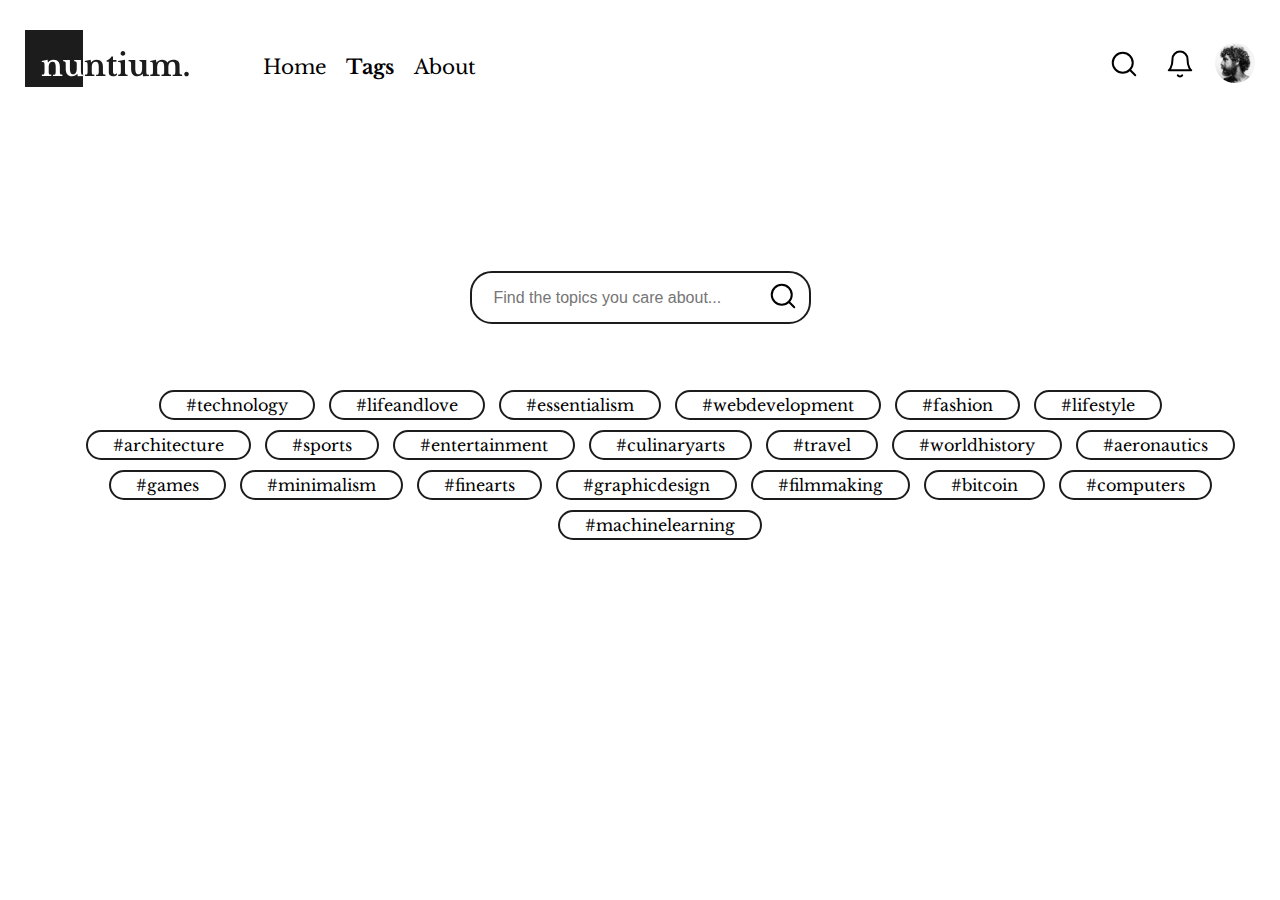
<file: logged-in/tags_signed.html>
<!DOCTYPE html>
<html lang="en">
    <head>
        <meta charset="UTF-8">
        <meta name="viewport" content="width=device-width, initial-scale=1.0">
        <link rel="stylesheet" href="../style.css">
       <link rel="stylesheet" href="../reponsive.css">
       <link rel="preconnect" href="https://fonts.gstatic.com">
        <link href="https://fonts.googleapis.com/css2?family=Libre+Baskerville:ital,wght@0,400;0,700;1,400&family=Open+Sans:wght@300;400;600;700;800&display=swap" rel="stylesheet"> 
        <title>Nuntium</title>
    </head>
    <body>
        <nav>
            <div class="left-nav">
                <div class="burger">
                    <div class="b-one"></div>
                    <div class="b-two"></div>
                    <div class="b-three"></div>
                </div>
                <div class="logo"><svg width="178" height="57" viewBox="0 0 178 57" fill="none" xmlns="http://www.w3.org/2000/svg">
                    <path d="M23.71 41.11C23.71 41.93 23.73 42.58 23.77 43.06C23.83 43.52 23.94 43.88 24.1 44.14C24.28 44.38 24.54 44.54 24.88 44.62C25.24 44.7 25.72 44.76 26.32 44.8V46H16.87V44.8C17.45 44.76 17.91 44.7 18.25 44.62C18.61 44.54 18.88 44.38 19.06 44.14C19.26 43.9 19.39 43.56 19.45 43.12C19.51 42.68 19.54 42.08 19.54 41.32V37.57C19.54 36.39 19.52 35.44 19.48 34.72C19.44 33.98 19.39 33.48 19.33 33.22C19.27 32.96 19.19 32.75 19.09 32.59C18.99 32.41 18.84 32.28 18.64 32.2C18.44 32.1 18.19 32.04 17.89 32.02C17.59 31.98 17.21 31.96 16.75 31.96V30.94L22.54 29.8L22.93 32.44H23.05C23.71 31.6 24.49 30.95 25.39 30.49C26.29 30.03 27.28 29.8 28.36 29.8C29.64 29.8 30.67 29.98 31.45 30.34C32.25 30.68 32.96 31.26 33.58 32.08C33.92 32.54 34.22 33.14 34.48 33.88C34.74 34.6 34.87 35.6 34.87 36.88V41.11C34.87 41.93 34.89 42.58 34.93 43.06C34.99 43.52 35.1 43.88 35.26 44.14C35.44 44.38 35.7 44.54 36.04 44.62C36.38 44.7 36.84 44.76 37.42 44.8V46H28.03V44.8C28.63 44.78 29.1 44.73 29.44 44.65C29.8 44.55 30.07 44.38 30.25 44.14C30.43 43.9 30.55 43.56 30.61 43.12C30.67 42.66 30.7 42.06 30.7 41.32V37.24C30.7 36.22 30.64 35.36 30.52 34.66C30.4 33.96 30.2 33.4 29.92 32.98C29.66 32.54 29.31 32.23 28.87 32.05C28.43 31.85 27.88 31.75 27.22 31.75C26.58 31.75 26.03 31.93 25.57 32.29C25.11 32.65 24.71 33.15 24.37 33.79C24.19 34.15 24.03 34.62 23.89 35.2C23.77 35.76 23.71 36.35 23.71 36.97V41.11ZM51.7469 35.02C51.7469 34.22 51.7269 33.59 51.6869 33.13C51.6469 32.65 51.5369 32.29 51.3569 32.05C51.1769 31.79 50.9069 31.62 50.5469 31.54C50.2069 31.44 49.7369 31.36 49.1369 31.3V30.1H55.9169V39.19C55.9169 40.41 55.9269 41.37 55.9469 42.07C55.9869 42.75 56.0469 43.26 56.1269 43.6C56.1869 43.86 56.2569 44.07 56.3369 44.23C56.4169 44.37 56.5469 44.49 56.7269 44.59C56.9069 44.67 57.1469 44.73 57.4469 44.77C57.7669 44.79 58.1769 44.8 58.6769 44.8V45.97L52.7069 46.33L52.3769 43.66H52.2569C51.7369 44.5 51.0069 45.15 50.0669 45.61C49.1269 46.07 48.0769 46.3 46.9169 46.3C44.7769 46.3 43.1469 45.54 42.0269 44.02C41.1669 42.86 40.7369 41.21 40.7369 39.07V35.02C40.7369 34.2 40.7169 33.56 40.6769 33.1C40.6369 32.62 40.5269 32.26 40.3469 32.02C40.1869 31.78 39.9369 31.62 39.5969 31.54C39.2569 31.44 38.7869 31.36 38.1869 31.3V30.1H44.9069V38.59C44.9069 40.61 45.1569 42.08 45.6569 43C46.1569 43.9 46.9569 44.35 48.0569 44.35C49.2369 44.35 50.1469 43.81 50.7869 42.73C51.4269 41.69 51.7469 40.16 51.7469 38.14V35.02ZM66.7764 41.11C66.7764 41.93 66.7964 42.58 66.8364 43.06C66.8964 43.52 67.0064 43.88 67.1664 44.14C67.3464 44.38 67.6064 44.54 67.9464 44.62C68.3064 44.7 68.7864 44.76 69.3864 44.8V46H59.9364V44.8C60.5164 44.76 60.9764 44.7 61.3164 44.62C61.6764 44.54 61.9464 44.38 62.1264 44.14C62.3264 43.9 62.4564 43.56 62.5164 43.12C62.5764 42.68 62.6064 42.08 62.6064 41.32V37.57C62.6064 36.39 62.5864 35.44 62.5464 34.72C62.5064 33.98 62.4564 33.48 62.3964 33.22C62.3364 32.96 62.2564 32.75 62.1564 32.59C62.0564 32.41 61.9064 32.28 61.7064 32.2C61.5064 32.1 61.2564 32.04 60.9564 32.02C60.6564 31.98 60.2764 31.96 59.8164 31.96V30.94L65.6064 29.8L65.9964 32.44H66.1164C66.7764 31.6 67.5564 30.95 68.4564 30.49C69.3564 30.03 70.3464 29.8 71.4264 29.8C72.7064 29.8 73.7364 29.98 74.5164 30.34C75.3164 30.68 76.0264 31.26 76.6464 32.08C76.9864 32.54 77.2864 33.14 77.5464 33.88C77.8064 34.6 77.9364 35.6 77.9364 36.88V41.11C77.9364 41.93 77.9564 42.58 77.9964 43.06C78.0564 43.52 78.1664 43.88 78.3264 44.14C78.5064 44.38 78.7664 44.54 79.1064 44.62C79.4464 44.7 79.9064 44.76 80.4864 44.8V46H71.0964V44.8C71.6964 44.78 72.1664 44.73 72.5064 44.65C72.8664 44.55 73.1364 44.38 73.3164 44.14C73.4964 43.9 73.6164 43.56 73.6764 43.12C73.7364 42.66 73.7664 42.06 73.7664 41.32V37.24C73.7664 36.22 73.7064 35.36 73.5864 34.66C73.4664 33.96 73.2664 33.4 72.9864 32.98C72.7264 32.54 72.3764 32.23 71.9364 32.05C71.4964 31.85 70.9464 31.75 70.2864 31.75C69.6464 31.75 69.0964 31.93 68.6364 32.29C68.1764 32.65 67.7764 33.15 67.4364 33.79C67.2564 34.15 67.0964 34.62 66.9564 35.2C66.8364 35.76 66.7764 36.35 66.7764 36.97V41.11ZM81.6133 31.75V30.4C82.8133 30.06 83.8133 29.55 84.6133 28.87C85.4333 28.17 86.0433 27.37 86.4433 26.47H87.9733V30.1H91.4233V31.75H87.9733V40.96C87.9733 42.2 88.1033 43.08 88.3633 43.6C88.6433 44.12 89.1033 44.38 89.7433 44.38C90.5233 44.38 91.1133 44.02 91.5133 43.3L92.1433 44.17C91.5833 45.59 90.2633 46.3 88.1833 46.3C86.8033 46.3 85.7233 45.98 84.9433 45.34C84.1833 44.7 83.8033 43.8 83.8033 42.64V31.75H81.6133ZM100.028 41.08C100.028 41.88 100.058 42.52 100.118 43C100.178 43.48 100.298 43.85 100.478 44.11C100.658 44.37 100.918 44.55 101.258 44.65C101.598 44.73 102.058 44.78 102.638 44.8V46H93.1884V44.8C93.7484 44.78 94.1984 44.72 94.5384 44.62C94.8984 44.5 95.1684 44.32 95.3484 44.08C95.5484 43.82 95.6784 43.47 95.7384 43.03C95.8184 42.57 95.8584 41.99 95.8584 41.29V37.6C95.8584 36.44 95.8384 35.49 95.7984 34.75C95.7584 33.99 95.7084 33.47 95.6484 33.19C95.5484 32.69 95.3184 32.36 94.9584 32.2C94.6184 32.04 93.9884 31.96 93.0684 31.96V30.94L100.028 29.8V41.08ZM95.6184 23.44C95.6184 22.78 95.8384 22.23 96.2784 21.79C96.7384 21.33 97.2884 21.1 97.9284 21.1C98.5884 21.1 99.1384 21.33 99.5784 21.79C100.038 22.23 100.268 22.78 100.268 23.44C100.268 24.08 100.038 24.63 99.5784 25.09C99.1384 25.53 98.5884 25.75 97.9284 25.75C97.2884 25.75 96.7384 25.53 96.2784 25.09C95.8384 24.63 95.6184 24.08 95.6184 23.44ZM117.108 35.02C117.108 34.22 117.088 33.59 117.048 33.13C117.008 32.65 116.898 32.29 116.718 32.05C116.538 31.79 116.268 31.62 115.908 31.54C115.568 31.44 115.098 31.36 114.498 31.3V30.1H121.278V39.19C121.278 40.41 121.288 41.37 121.308 42.07C121.348 42.75 121.408 43.26 121.488 43.6C121.548 43.86 121.618 44.07 121.698 44.23C121.778 44.37 121.908 44.49 122.088 44.59C122.268 44.67 122.508 44.73 122.808 44.77C123.128 44.79 123.538 44.8 124.038 44.8V45.97L118.068 46.33L117.738 43.66H117.618C117.098 44.5 116.368 45.15 115.428 45.61C114.488 46.07 113.438 46.3 112.278 46.3C110.138 46.3 108.508 45.54 107.388 44.02C106.528 42.86 106.098 41.21 106.098 39.07V35.02C106.098 34.2 106.078 33.56 106.038 33.1C105.998 32.62 105.888 32.26 105.708 32.02C105.548 31.78 105.298 31.62 104.958 31.54C104.618 31.44 104.148 31.36 103.548 31.3V30.1H110.268V38.59C110.268 40.61 110.518 42.08 111.018 43C111.518 43.9 112.318 44.35 113.418 44.35C114.598 44.35 115.508 43.81 116.148 42.73C116.788 41.69 117.108 40.16 117.108 38.14V35.02ZM132.168 41.05C132.168 41.89 132.188 42.55 132.228 43.03C132.268 43.51 132.378 43.88 132.558 44.14C132.738 44.38 132.998 44.54 133.338 44.62C133.678 44.7 134.148 44.76 134.748 44.8V46H125.268V44.8C125.868 44.76 126.348 44.7 126.708 44.62C127.068 44.54 127.338 44.38 127.518 44.14C127.698 43.9 127.818 43.56 127.878 43.12C127.938 42.66 127.968 42.05 127.968 41.29V37.57C127.968 36.43 127.948 35.48 127.908 34.72C127.888 33.96 127.838 33.44 127.758 33.16C127.698 32.9 127.618 32.7 127.518 32.56C127.438 32.4 127.298 32.28 127.098 32.2C126.918 32.1 126.678 32.04 126.378 32.02C126.078 31.98 125.688 31.96 125.208 31.96V30.94L130.998 29.8L131.358 32.41H131.538C132.378 31.47 133.218 30.8 134.058 30.4C134.918 30 135.908 29.8 137.028 29.8C138.348 29.8 139.438 30.03 140.298 30.49C141.158 30.95 141.808 31.61 142.248 32.47H142.368C143.088 31.63 143.948 30.98 144.948 30.52C145.948 30.04 147.018 29.8 148.158 29.8C149.358 29.8 150.398 29.95 151.278 30.25C152.178 30.55 152.878 30.98 153.378 31.54C153.778 32 154.068 32.6 154.248 33.34C154.448 34.08 154.548 35.11 154.548 36.43V41.05C154.548 41.87 154.568 42.52 154.608 43C154.668 43.48 154.788 43.85 154.968 44.11C155.148 44.37 155.408 44.54 155.748 44.62C156.088 44.7 156.558 44.76 157.158 44.8V46H147.678V44.8C148.278 44.78 148.748 44.73 149.088 44.65C149.448 44.55 149.718 44.38 149.898 44.14C150.098 43.88 150.218 43.53 150.258 43.09C150.318 42.65 150.348 42.05 150.348 41.29V37.36C150.348 36.32 150.288 35.44 150.168 34.72C150.048 34 149.858 33.42 149.598 32.98C149.338 32.54 148.988 32.23 148.548 32.05C148.128 31.85 147.608 31.75 146.988 31.75C146.288 31.75 145.708 31.92 145.248 32.26C144.808 32.6 144.438 33.04 144.138 33.58C143.618 34.52 143.358 35.69 143.358 37.09V41.05C143.358 41.87 143.378 42.52 143.418 43C143.458 43.48 143.568 43.85 143.748 44.11C143.928 44.37 144.188 44.54 144.528 44.62C144.888 44.7 145.378 44.76 145.998 44.8V46H136.488V44.8C137.088 44.76 137.558 44.7 137.898 44.62C138.258 44.54 138.528 44.38 138.708 44.14C138.908 43.9 139.028 43.56 139.068 43.12C139.128 42.66 139.158 42.05 139.158 41.29V37.36C139.158 36.32 139.098 35.44 138.978 34.72C138.858 34 138.658 33.42 138.378 32.98C138.118 32.54 137.768 32.23 137.328 32.05C136.888 31.85 136.338 31.75 135.678 31.75C135.018 31.75 134.468 31.91 134.028 32.23C133.608 32.55 133.258 32.98 132.978 33.52C132.718 34 132.518 34.55 132.378 35.17C132.238 35.79 132.168 36.43 132.168 37.09V41.05ZM159.241 44.08C159.241 43.44 159.451 42.9 159.871 42.46C160.311 42 160.851 41.77 161.491 41.77C162.151 41.77 162.701 42 163.141 42.46C163.581 42.9 163.801 43.44 163.801 44.08C163.801 44.7 163.581 45.23 163.141 45.67C162.701 46.09 162.151 46.3 161.491 46.3C160.851 46.3 160.311 46.09 159.871 45.67C159.451 45.23 159.241 44.7 159.241 44.08Z" fill="#1C1C1C"/>
                    <rect width="58" height="57" fill="#1C1C1C"/>
                    <path d="M23.71 41.11C23.71 41.93 23.73 42.58 23.77 43.06C23.83 43.52 23.94 43.88 24.1 44.14C24.28 44.38 24.54 44.54 24.88 44.62C25.24 44.7 25.72 44.76 26.32 44.8V46H16.87V44.8C17.45 44.76 17.91 44.7 18.25 44.62C18.61 44.54 18.88 44.38 19.06 44.14C19.26 43.9 19.39 43.56 19.45 43.12C19.51 42.68 19.54 42.08 19.54 41.32V37.57C19.54 36.39 19.52 35.44 19.48 34.72C19.44 33.98 19.39 33.48 19.33 33.22C19.27 32.96 19.19 32.75 19.09 32.59C18.99 32.41 18.84 32.28 18.64 32.2C18.44 32.1 18.19 32.04 17.89 32.02C17.59 31.98 17.21 31.96 16.75 31.96V30.94L22.54 29.8L22.93 32.44H23.05C23.71 31.6 24.49 30.95 25.39 30.49C26.29 30.03 27.28 29.8 28.36 29.8C29.64 29.8 30.67 29.98 31.45 30.34C32.25 30.68 32.96 31.26 33.58 32.08C33.92 32.54 34.22 33.14 34.48 33.88C34.74 34.6 34.87 35.6 34.87 36.88V41.11C34.87 41.93 34.89 42.58 34.93 43.06C34.99 43.52 35.1 43.88 35.26 44.14C35.44 44.38 35.7 44.54 36.04 44.62C36.38 44.7 36.84 44.76 37.42 44.8V46H28.03V44.8C28.63 44.78 29.1 44.73 29.44 44.65C29.8 44.55 30.07 44.38 30.25 44.14C30.43 43.9 30.55 43.56 30.61 43.12C30.67 42.66 30.7 42.06 30.7 41.32V37.24C30.7 36.22 30.64 35.36 30.52 34.66C30.4 33.96 30.2 33.4 29.92 32.98C29.66 32.54 29.31 32.23 28.87 32.05C28.43 31.85 27.88 31.75 27.22 31.75C26.58 31.75 26.03 31.93 25.57 32.29C25.11 32.65 24.71 33.15 24.37 33.79C24.19 34.15 24.03 34.62 23.89 35.2C23.77 35.76 23.71 36.35 23.71 36.97V41.11ZM51.7469 35.02C51.7469 34.22 51.7269 33.59 51.6869 33.13C51.6469 32.65 51.5369 32.29 51.3569 32.05C51.1769 31.79 50.9069 31.62 50.5469 31.54C50.2069 31.44 49.7369 31.36 49.1369 31.3V30.1H55.9169V39.19C55.9169 40.41 55.9269 41.37 55.9469 42.07C55.9869 42.75 56.0469 43.26 56.1269 43.6C56.1869 43.86 56.2569 44.07 56.3369 44.23C56.4169 44.37 56.5469 44.49 56.7269 44.59C56.9069 44.67 57.1469 44.73 57.4469 44.77C57.7669 44.79 58.1769 44.8 58.6769 44.8V45.97L52.7069 46.33L52.3769 43.66H52.2569C51.7369 44.5 51.0069 45.15 50.0669 45.61C49.1269 46.07 48.0769 46.3 46.9169 46.3C44.7769 46.3 43.1469 45.54 42.0269 44.02C41.1669 42.86 40.7369 41.21 40.7369 39.07V35.02C40.7369 34.2 40.7169 33.56 40.6769 33.1C40.6369 32.62 40.5269 32.26 40.3469 32.02C40.1869 31.78 39.9369 31.62 39.5969 31.54C39.2569 31.44 38.7869 31.36 38.1869 31.3V30.1H44.9069V38.59C44.9069 40.61 45.1569 42.08 45.6569 43C46.1569 43.9 46.9569 44.35 48.0569 44.35C49.2369 44.35 50.1469 43.81 50.7869 42.73C51.4269 41.69 51.7469 40.16 51.7469 38.14V35.02Z" fill="white"/>
                    </svg>
                </div>
                <div class="menu">
                    <ul>
                        <li class="nav-item"><a href="signedin-home.html" class="navlink">Home</a></li>
                        <li class="nav-item"><a href="tags_signed.html" class="navlink active">Tags</a></li>
                        <li class="nav-item"><a href="about_signed.html" class="navlink">About</a></li>
                    </ul>
                </div>
            </div>
            <div class="right-nav">
                <div class="search">
                    <input type="search">
                    <button>
                        <svg width="30" height="30" viewBox="0 0 30 30" fill="none" xmlns="http://www.w3.org/2000/svg">
                          <path d="M13.75 23.75C19.2728 23.75 23.75 19.2728 23.75 13.75C23.75 8.22715 19.2728 3.75 13.75 3.75C8.22715 3.75 3.75 8.22715 3.75 13.75C3.75 19.2728 8.22715 23.75 13.75 23.75Z" stroke="black" stroke-width="2" stroke-linecap="round" stroke-linejoin="round"/>
                          <path d="M26.25 26.25L20.8125 20.8125" stroke="black" stroke-width="2" stroke-linecap="round" stroke-linejoin="round"/>
                        </svg>
                    </button>
                </div>
                <div class="bell"><svg width="30" height="30" viewBox="0 0 30 30" fill="none" xmlns="http://www.w3.org/2000/svg">
                    <path d="M22.5 10C22.5 8.01088 21.7098 6.10322 20.3033 4.6967C18.8968 3.29018 16.9891 2.5 15 2.5C13.0109 2.5 11.1032 3.29018 9.6967 4.6967C8.29018 6.10322 7.5 8.01088 7.5 10C7.5 18.75 3.75 21.25 3.75 21.25H26.25C26.25 21.25 22.5 18.75 22.5 10Z" stroke="black" stroke-width="2" stroke-linecap="round" stroke-linejoin="round"/>
                    <path d="M17.1624 26.25C16.9426 26.6288 16.6272 26.9433 16.2477 27.1619C15.8682 27.3805 15.4379 27.4956 14.9999 27.4956C14.5619 27.4956 14.1316 27.3805 13.7521 27.1619C13.3726 26.9433 13.0572 26.6288 12.8374 26.25" stroke="black" stroke-width="2" stroke-linecap="round" stroke-linejoin="round"/>
                    </svg>
                </div>
                <div class="profile-bar">
                        <div class="prof-img-menu"></div>
                    <div class="control">
                        <div class="list-dropdown">
                            <div class="prof-name">
                                <h2>Arthur Black</h2>
                                <a href="profile.html">@authurblack</a>
                            </div>
                            <div class="main-list">
                                <ul>
                                    <li><a href="dashboard.html">Dashboard</a></li>
                                    <li><a href="">Write a Post</a></li>
                                    <li><a href="">Settings</a></li>
                                    <li><a href="">Help</a></li>
                                    <li><a href="../index.html">Sign out</a></li>
                                </ul>
                            </div>
                        </div>
                    </div>
                </div>
            </div>
        </nav>
    <main>
        <div class="reach">
            <form action="tag_result-s.html" method="get">
                <input type="search" placeholder="Find the topics you care about...">
                <button><svg width="30" height="30" viewBox="0 0 30 30" fill="none" xmlns="http://www.w3.org/2000/svg">
                    <path d="M13.75 23.75C19.2728 23.75 23.75 19.2728 23.75 13.75C23.75 8.22715 19.2728 3.75 13.75 3.75C8.22715 3.75 3.75 8.22715 3.75 13.75C3.75 19.2728 8.22715 23.75 13.75 23.75Z" stroke="black" stroke-width="2" stroke-linecap="round" stroke-linejoin="round"/>
                    <path d="M26.25 26.25L20.8125 20.8125" stroke="black" stroke-width="2" stroke-linecap="round" stroke-linejoin="round"/>
                    </svg>
                </button>
            </form>
        </div>
        <div class="tags">
            <ul>
                <li><a href="#" class="tags-btn">#technology</a></li>
                <li><a href="#" class="tags-btn">#lifeandlove</a></li>
                <li><a href="#" class="tags-btn">#essentialism</a></li>
                <li><a href="#" class="tags-btn">#webdevelopment</a></li>
                <li><a href="#" class="tags-btn">#fashion</a></li>
                <li><a href="#" class="tags-btn">#lifestyle</a></li>
                <li><a href="#" class="tags-btn">#architecture</a></li>
                <li><a href="#" class="tags-btn">#sports</a></li>
                <li><a href="#" class="tags-btn">#entertainment</a></li>
                <li><a href="#" class="tags-btn">#culinaryarts</a></li>
                <li><a href="#" class="tags-btn">#travel</a></li>
                <li><a href="#" class="tags-btn">#worldhistory</a></li>
                <li><a href="#" class="tags-btn">#aeronautics</a></li>
                <li><a href="#" class="tags-btn">#games</a></li>
                <li><a href="#" class="tags-btn">#minimalism</a></li>
                <li><a href="#" class="tags-btn">#finearts</a></li>
                <li><a href="#" class="tags-btn">#graphicdesign</a></li>
                <li><a href="#" class="tags-btn">#filmmaking</a></li>
                <li><a href="#" class="tags-btn">#bitcoin</a></li>
                <li><a href="#" class="tags-btn">#computers</a></li>
                <li><a href="#" class="tags-btn">#machinelearning</a></li>
        </div>
    </main>
    <script src="../app.js"></script>
</body>
</html>
</file>
<file: style.css>
body {
    margin: 0;
    padding: 30px 25px;
    padding-bottom: 0;
    box-sizing: border-box;
    font-family: 'Open Sans', sans-serif;
}
nav {
    margin: 0;
    display: flex;
    justify-content: space-between;
    font-family: 'Libre Baskerville', serif;
}
/*harmburger icon*/
.burger {
    display: none;
    margin: 0;
    margin-right: 3em;
    padding-top: 25px;
    cursor: pointer;
}
.burger .b-one {
    background-color: #1c1c1c;
    width: 20px;
    height: 3px;
    margin-bottom: 5px;
}
.burger .b-two {
    background-color: #1c1c1c;
    width: 20px;
    margin-bottom: 5px;
    height: 3px;
}
.burger .b-three {
    background-color: #1c1c1c;
    width: 20px;
    margin-bottom: 5px;
    height: 3px;
}
.left-nav {
    display: flex;
    justify-content: space-between;
}
.menu ul {
    margin: 0;
    padding-top: 25px;
    display: flex;
    justify-content: space-between;
}
.nav-item {
    list-style: none;
    color: #000000;
    font-size: 20px;
    padding-left: 20px;
}
.navlink {
    text-decoration: none;
    color: black;
}
.active {
    font-weight: bold;
}
.right-nav {
    padding-top: 10px;
    display: flex;
    align-items: center;
    justify-items: center;
    justify-content: space-between;
}
.search {
    margin-right: 20px;
}
.search form {
    padding: 5px 3px;
    border: 2px solid #1c1c1c;
    border-radius: 10px;
    display: flex;
    align-items: center;
    justify-items: center;
    justify-content: space-between;
}
.search input {
    display: none;
    outline: none;
    border: none;
}
.search button {
    cursor: pointer;
    border: none;
    background: none;
}
.search button:active {
    outline: none;
    border: none;
    background: none;
}
.search button:focus {
    outline: none;
    border: none;
    background: none;
}
.login-btn {
    text-decoration: none;
    color: black;
    font-size: 20px;
    padding: 5px 25px;
    border: 2px solid #1c1c1c;
    border-radius: 10px;
}
/*End-Navigation*/

.hero {
    margin-top: 40px;
    padding-left: 1.5vw;
    padding-bottom: 15vh;
    background-image: url("images/dejay.jpg");
    background-size: cover;
    background-repeat: no-repeat;
}
.hero a {
    color: #000000;
    text-decoration: none;
}
.h-content {
    background-color: #ffffff;
    margin-left: 45px;
    margin-bottom: 110px;
    margin-right: 55%;
    width: 35%;
    padding: 100px 40px;
    line-height: 1em;
}
.h-content h3 {
    text-transform: uppercase;
    font-size: 20px;
    color: #1c1c1c41;
}
.h-content h1 {
    font-family: 'Libre Baskerville', serif;
    font-size: 30px;
    line-height: 40px;
}
.h-content .meta p {
    color: #1c1c1c41;
}
.h-content .meta p span {
    padding-left: 5px;
    padding-right: 5px;
}
.h-content .meta p .sm {
    padding-left: 0;
    font-size: 12px;
}
.h-content p {
    font-size: 16px;
    line-height: 20px;
}
.picks {
    margin: auto 13vw;
    padding-top: 7vh;
}

.border {
    display: flex;
    justify-content: space-between;
    align-items: center;
    justify-content: center; 
}
.border h2 {
    position: relative;
    font-size: 42px;
    display: inline-block;
}
.border h2::after {
    content: "";
    height: 3px;
    background-color: black;
    position: absolute;
    width: 50%;
    top: 9vh;
    left: calc(50% - 25%);
    display: block;
}
.p-list {
    margin-top: 7vh;
}
.mini {
    margin-top: 7vh;
    display: flex;
    justify-content: space-between;
}
.mini .m-img {
    background-image: url(images/pics2.jpg);
    background-repeat: no-repeat;
    background-size: cover;
    width: 150%;
    margin-right: 30px;
}
.mini .m-img2 {
    background-image: url(images/download.jpg);
    background-repeat: no-repeat;
    background-size: cover;
    width: 150%;
    margin-right: 30px;
}
.mini .m-img3 {
    background-image: url(images/downloadlast.jpg);
    background-repeat: no-repeat;
    background-size: cover;
    background-position: center;
    width: 150%;
    margin-right: 30px;
}
.m-content h3 {
    text-transform: uppercase;
    font-size: 20px;
    color: #1c1c1c41;
}
.m-content h1 {
    font-family: 'Libre Baskerville', serif;
    font-size: 30px;
    line-height: 40px;
}
.m-content .meta p {
    color: #1c1c1c41;
}
.m-content .meta p span {
    padding-left: 5px;
    padding-right: 5px;
}
.m-content .meta p .sm {
    padding-left: 0;
    font-size: 12px;
}
.m-content p {
    font-size: 16px;
    line-height: 20px;
}
.lower-hero {
    margin-top: 70px;
    padding-left: 8vw;
    padding-bottom: 8vh;
    padding-top: 8vh;
    background-image: url("images/ward.jpg");
    background-size: cover;
    background-position: center;
    background-repeat: no-repeat;
}
.l-content {
    background-color: #ffffff;
    margin-left: 10%;
    margin-left: 55%;
    width: 35%;
    padding: 70px 40px;
    line-height: 1em;
}
.l-content h3 {
    text-transform: uppercase;
    font-size: 20px;
    color: #1c1c1c41;
}
.l-content h1 {
    font-family: 'Libre Baskerville', serif;
    font-size: 30px;
    line-height: 40px;
}
.l-content .meta p {
    color: #1c1c1c41;
}
.l-content .meta p span {
    padding-left: 5px;
    padding-right: 5px;
}
.l-content .meta p .sm {
    padding-left: 0;
    font-size: 12px;
}
.l-content p {
    font-size: 16px;
    line-height: 20px;
}
.last {
    margin-top: 8vh;
    margin: auto 8vh;
    display: flex;
    justify-content: space-between;
}
.side {
    width: 70%;
}
.s-mini {
    margin-top: 7vh;
    display: flex;
    justify-content: space-between;
}
.s-mini .s-img {
    background-image: url(images/ocean.jpg);
    background-repeat: no-repeat;
    background-size: cover;
    width: 100%;
    margin-right: 40px;
}
.s-mini .s-img2 {
    background-image: url(images/leaf.jpg);
    background-repeat: no-repeat;
    background-size: cover;
    width: 100%;
    margin-right: 40px;
}
.s-mini .s-img3 {
    background-image: url(images/sushi.jpg);
    background-repeat: no-repeat;
    background-size: cover;
    background-position: center;
    width: 100%;
    margin-right: 40px;
}
.s-mini .s-img4 {
    background-image: url(images/cats.jpg);
    background-repeat: no-repeat;
    background-size: cover;
    background-position: center;
    width: 100%;
    margin-right: 40px;
}
.s-content h3 {
    text-transform: uppercase;
    font-size: 20px;
    color: #1c1c1c41;
}
.s-content h1 {
    font-family: 'Libre Baskerville', serif;
    font-size: 30px;
    line-height: 40px;
}
.s-content .meta p {
    color: #1c1c1c41;
}
.m-content .meta p span {
    padding-left: 5px;
    padding-right: 5px;
}
.m-content .meta p .sm {
    padding-left: 0;
    font-size: 12px;
}
.m-content p {
    font-size: 16px;
    line-height: 20px;
}
.l-tags {
    margin-top: 8vh;
    width: 15%;
}
.l-tags h3 {
    font-size: 30px;
}
.l-tags ul {
    margin: 0;
    padding: 0;
}
.l-tags ul li {
    margin: 0;
    padding: 0;
    list-style: none;
    height: 8vh;
    font-size: 16px;
}
/* end of home page */

.reach {
    margin-top: 20vh;
    display: flex;
    align-items: center;
    justify-content: center;
}
.reach form {
    padding: 7px 5px;
    border: 2px solid #1c1c1c;
    border-radius: 22px;
    display: flex;
    align-items: center;
    justify-items: center;
    justify-content: space-between;
}
.reach form input {
    font-size: 16px;
    margin-left: 15px;
    width: 270px;
    outline: none;
    border: none;
}
.reach form button {
    border: none;
    background: none;
}
.tags {
    display: flex;
    align-items: center;
    justify-content: center;
    margin-top: 5vh;
}
.tags ul {
    line-height: 2.5em;
    text-align: center;
}
.tags ul li {
    display: inline;
    list-style: none;

    padding: 5px;
}
.tags-btn {
    font-family: 'Libre Baskerville', serif;
    text-decoration: none;
    color: black;
    font-size: 16px;
    padding: 3px 25px;
    border: 2px solid #1c1c1c;
    border-radius: 25px;
}
 /* end of tags page*/

.logins {
    margin: 20vh 0;
    display: flex;
    justify-content: center;
    align-items: center;
    text-align: center;
    line-height: 1.3em;
}
.log-head h1 {
    font-size: 33px;
    font-family: 'Libre Baskerville', serif;
}
.log-form {
    margin-top: 3vh;
}
.username {
    display: flex; 
    background-color: #1c1c1c07;
    padding: 10px;
    border-radius: 10px;   
}
.username input {
    font-size: 16px;
    padding-left: 10px;
    outline: none;
    border: none;
    background: none;
    margin-left: 10px;
}
.password {
    margin-top: 1.5vh;
    display: flex; 
    background-color: #1c1c1c07;
    padding: 10px;
    border-radius: 10px;   
}
.password input {
    font-size: 16px;
    padding-left: 10px;
    padding-right: 90px;
    outline: none;
    border: none;
    background: none;
    margin-left: 10px;
}
.forgot {
    margin-top: 10px;
    display: flex;
    justify-content: space-between;
}
.checked {
    display: flex;
    justify-content: space-between;
    align-items: center;
}
.checked input {
    margin-right: 10px;
}
.forgot a {
    text-decoration: none;
    color: black;
}
.submit-btn {
    margin-top: 30px;
}
.submit-btn button{
    outline: none;
    border: none;
    background: none;
}
.submit {
    text-decoration: none;
    color: black;
    font-size: 20px;
    font-family: 'Libre Baskerville', serif;
    padding: 10px 140px;
    border: 2px solid #1c1c1c;
    border-radius: 10px;
}
.s-lock {
    position: absolute;
    right: 0;
    bottom: 0;
    padding: 20px 30px;
}
.s-lock a {
    text-decoration: none;
    color: black;
}

/* End of login page */
.prof {
    display: flex;
    justify-content: center;
    margin-bottom: 5vh;
}
.profile-img {
    background-image: url(images/profile-img1.jpg);
    background-repeat: no-repeat;
    background-size: cover;
    background-position: center;
    width: 150px;
    height: 150px;
    border-radius: 50%;
}
/* End of screenlock page */

.prof-img-menu {
    background-image: url(images/prof2.jpg);
    background-repeat: no-repeat;
    background-size: cover;
    background-position: center;
    width: 40px;
    cursor: pointer;
    height: 40px;
    border-radius: 50%;
    margin-left: 20px;
    margin-bottom: 5px;
}

.list-dropdown {
    display: none;
    position: absolute;
    background: white;
    border: 1px solid #1c1c1c21;
    right: 25px;
    border-radius: 15px;
    box-shadow: 0px 4px 15px #1c1c1c31;
}
.prof-name {
    padding: 30px;
    padding-bottom: 15px;
    padding-right: 40px;
    margin-bottom: 2px;
    border-bottom: 1px solid #1c1c1c21;;
}
.prof-name h2 {
    margin: 0;
    margin-bottom: 2px;
    font-size: 16px;
    font-weight: 700;
    font-family: "Open sans", sans-serif;
}
.prof-name a {
    text-decoration: none;
    color: #1c1c1c88;
    font-size: 14px;
}
.main-list {
    padding: 30px;
    padding-top: 10px;
    padding-right: 50px;
}
.main-list ul li {
    list-style: none;
    margin: 0;
    height: 4vh;
}
.main-list ul {
    margin: 0;
    padding: 0;
}
.main-list ul li a{
    text-decoration: none;
    color: #1c1c1c;
    font-family: "Open sans", sans-serif;
}
.wire {
    display: block;
}
.proffy {
    margin: 12vh 0;
    display: flex;
    justify-content: center;
    flex-direction: column;
    align-items: center;
}
.prof-head {
    display: flex;
    justify-content: space-between;
    width: 55%;
}
.p-h-img {
    background-image: url(images/nicey.jpg);
    background-repeat: no-repeat;
    background-size: cover;
    background-position: center;
    padding: 0px 125px;
    border-radius: 50%;
    /* width: 20%; */
}
.p-content {
    margin: 0;
    padding-left: 50px;
}
.p-content h1 {
    font-family: 'Libre Baskerville', serif;
    font-size: 42px;
    margin: 0;
}
.p-content h3 {
    margin: 0;
    margin-bottom: 10px;
    font-size: 16px;
    font-weight: 500;
    color: #1c1c1c5e;
}
.p-content .pnth {
    font-size: 16px;
    margin-bottom: 0;
}
.contact-wrapper {
    display: flex;
    justify-content: space-between;
    align-items: center;

}
.authur {
    display: flex;
    justify-content: space-between;
    align-items: center;
}
.p-contain {
    display: flex;
    justify-content: center;
    align-items: center;
}
.p-hero {
    margin-top: 70px;
    padding-left: 8vw;
    padding-bottom: 6vh;
    padding-top: 6vh;
    width: 80%;
    background-image: url("images/cup.jpg");
    background-size: cover;
    background-position: center;
    background-repeat: no-repeat;
}
.lasty {
    margin-top: 8vh;
    display: flex;
    justify-content: center;
    align-items: center;
}

.heroy {
    margin-top: 40px;
    padding-left: 15vw;
    padding-bottom: 70vh;
    background-image: url("images/dejay.jpg");
    background-size: cover;
    background-repeat: no-repeat;
}
.below-h {
    display: flex;
    justify-content: center;
    align-items: center;
    text-align: center;
}
.bh-content {
    width: 45%;
}
.bh-content h1 {
    font-family: 'Libre Baskerville', serif;
    font-size: 30px;
    line-height: 40px;
}
.bh-content .meta p {
    color: #1c1c1c60;
}
.bh-content .meta p span {
    padding-left: 5px;
    padding-right: 5px;
}
.bh-content .meta p .sm {
    padding-left: 0;
    font-size: 12px;
}
.bh-content .r-tags {
    color: #1c1c1c60;
}
.bh-content p {
    font-size: 16px;
    line-height: 20px;
}
.bh-content .p-only {
    font-size: 16px;
    line-height: 20px;
    text-align: left;
}
.a-foot {
    display: flex;
    justify-content: space-between;
}
.a-foot a {
    text-decoration: none;
    color: black;
    font-size: 16px;
    font-family: "Open sans", sans-serif;
    font-weight: 600;
    margin-top: 20px;
    padding: 0 40px;
}
.prev {
    display: flex;
    justify-content: center;
}
.prev .icon {
    left: 0;
    position: absolute;
    background-color: black;
    padding: 10px;
}
.prev .icon svg  {
    width: 30px;
    height: 30px;
}
.next {
    display: flex;
    justify-content: center;
}
.next .icon-n {
    right: 0;
    position: absolute;
    background-color: black;
    padding: 10px;
}
.next .icon-n svg  {
    width: 30px;
    height: 30px;
}


/* about page */

.b-cont {
    display: flex;
    flex-direction: column;
    align-items: center;
    justify-content: center;
}
.b-cont p {
    width: 350px;
    text-align: center;
}
.b-cont h2 {
    margin: 0;
    font-size: 33px;
    font-family: 'Libre Baskerville', serif; 
    text-align: center;
}
.c_head {
    margin: 15vh 0;
}
.black {
    color: #ffffff;
    margin: 20px;
    margin-bottom: 0;
    background-color: #1c1c1c;
}
.b-top {
    padding: 120px 100px;
    display: flex;
    justify-content: space-between;
}
.bcn-img {
    background-image: url(images/coast.jpg);
    padding: 180px 270px;
    width: 50px;
    height: 20px;
    z-index: 10;
    background-size: cover;
    background-repeat: no-repeat;
}
.bcn {
    padding-top: 10px;
    width: 700px;
    margin-right: 80px;

}
.bcn h2 {
    font-size: 33px;
    font-family: 'Libre Baskerville', serif;
}
.bcn p {
    font-weight: 300;
    font-family: "Open sans", sans-serif;
    font-size: 16px;
}
.f-top {
    margin-top: -170px;
    display: flex;
    flex-direction: column;
    justify-content: center;
    align-items: center;
}
.fcn-img {
    /* position: absolute; */
    background-image: url(images/girl.jpg);
    padding: 180px 220px;
    width: 50px;
    height: 20px;
    background-size: cover;
    background-repeat: no-repeat;
}
.fcn {
    padding-top: 10px;
    width: 600px;
    margin-left: 90px;

}
.fcn h2 {
    font-size: 33px;
    font-family: 'Libre Baskerville', serif;
}
.fcn p {
    font-weight: 300;
    font-family: "Open sans", sans-serif;
    font-size: 16px;
}
.d-top {
    margin: 150px;
    padding-bottom: 50px;
    display: flex;
    flex-direction: column;
    justify-content: space-between;
}
.dcn-img {
    margin-top: 70px;
    margin-bottom: 70px;
    margin-left: 89px;
    display: flex;
}
.d-img1 {
    background-image: url(images/cats.jpg);
    padding: 130px 150px;
    width: 50px;
    height: 20px;
    margin-left: 20px;
    background-size: cover;
    background-repeat: no-repeat;
}
.d-img2 {
    background-image: url(images/boy.jpg);
    padding: 130px 150px;
    width: 50px;
    height: 20px;
    margin-left: 20px;
    background-size: cover;
    background-repeat: no-repeat;
}
.d-img3 {
    background-image: url(images/beardman.jpg);
    padding: 130px 180px;
    width: 50px;
    height: 20px;
    margin-left: 20px;
    background-size: cover;
    background-repeat: no-repeat;
}
.dcn {
    padding-top: 10px;
    width: 600px;
    margin-left: 110px;

}
.dcn h2 {
    font-size: 33px;
    font-family: 'Libre Baskerville', serif;
}
.dcn p {
    font-weight: 300;
    font-family: "Open sans", sans-serif;
    font-size: 16px;
}
.b-conty {
    padding: 40px 0;
    display: flex;
    flex-direction: column;
    align-items: center;
    justify-content: center;
}
.b-conty p {
    width: 350px;
    text-align: center;
    font-weight: 300;
}
.b-conty h2 {
    margin: 0;
    margin-top: 20px;
    font-size: 25px;
    font-family: 'Libre Baskerville', serif; 
    text-align: center;
}
.line1 {
    position: absolute;
    right: 0;
    margin-right: 40vh;
    width: 10px;
    background-color: #ffffff;
    height: 900px;
}
.line2 {
    position: absolute;
    left: 0;
    margin-left: 32vh;
    width: 10px;
    margin-top: 1100px;
    top: 0;
    background-color: #ffffff;
    height: 1600px;
}
</file>
<file: reponsive.css>
@media only screen and (max-width: 1024px) {
body {
    font-size: 12px;
    overflow-x: hidden;
    overflow-y: scroll;
}
.menu {
    position: absolute;
    background-color: #ffffff;
    top: 12vh;
    padding-right: 20px;
    padding-bottom: 60px;
    left: 0;
    width: 50%;
    border-radius: 10px;
    box-shadow: 0px 4px 15px #1c1c1c31;
    transform: translateX(-100%);
    transition: transform 300ms ease-in-out;
}
.menu ul {
    flex-direction: column;
    align-items: center;
    height: 20vh;
}
.menuactive {
    transform: translateX(0%) !important;
}
.cancel .b-one {
    transform: rotate(-45deg) translate(-5px,6px);

}
.cancel .b-two {
    display: none;
}
.cancel .b-three {
    transform: rotate(45deg);
}
.burger div{
    transition: all 500ms ease;
}
.burger {
    display: block;
}

.logo svg {
    width: 130px;
    
}
.hero {
    padding-bottom: 3em;
    margin: 0;
    margin-top: 2vh;
    display: flex;
    justify-content: center;
}
.h-content {
    width: 70%;
    margin: 0;
    padding: 30px;
}.h-content h3 {
    font-size: 16px;
}.h-content h1 {
    font-size: 25px;
    line-height: 35px;
}.h-content .meta p {
    font-size: 12px;
}.h-content .meta p .sm {
    font-size: 11px;
}
.h-content p {
    font-size: 14px;
}
.border h2{
    font-size: 35px;
}

.mini {
    flex-direction: column;
    justify-content: space-between;
}
.s-mini {
    flex-direction: column;
    justify-content: space-between;
}
.s-content {
    margin: 0;
}.s-content h3 {
    font-size: 16px;
}.s-content h1 {
    font-size: 25px;
    line-height: 35px;
}.s-content .meta p {
    font-size: 12px;
}.s-content .meta p .sm {
    font-size: 11px;
}
.s-content p {
    font-size: 14px;
}

.m-content {
    margin: 0;
}.m-content h3 {
    font-size: 16px;
}.m-content h1 {
    font-size: 25px;
    line-height: 35px;
}.m-content .meta p {
    font-size: 12px;
}.m-content .meta p .sm {
    font-size: 11px;
}
.m-content p {
    font-size: 14px;
}
.lower-hero {
    padding-bottom: 3em;
    margin: 0;
    margin-top: 2vh;
    display: flex;
    justify-content: center;
}
.last {
    margin: auto 1vh;
    justify-content: center;
}
.l-content {
    width: 70%;
    margin: 0;
    padding: 30px;
}.l-content h3 {
    font-size: 16px;
}.l-content h1 {
    font-size: 25px;
    line-height: 35px;
}.l-content .meta p {
    font-size: 12px;
}.l-content .meta p .sm {
    font-size: 11px;
}
.l-content p {
    font-size: 14px;
}
.l-tags{
    display: none;
}
.bh-content {
    width: 90%;
}


 /* Dashboard */

.obj-box {
    display: block;
}
.box-one {
    margin-bottom: 10px;
}
.sidebar {
    top: 0;
    left: 0;
    bottom: 0;
    width: 200px;
    position: fixed;
    transform: translateX(-100%);
    transition: transform 200ms ease-in-out;
}
.d-main {
    margin-top: 1vh;
}
.wrapper {
    display: block;
}
.s-active {
    transform: translateX(0%);
}
.color .b-one {
    background-color: white;
    transform: rotate(-45deg) translate(-5px,6px);
}
.color .b-two {
    display: none;
}
.color .b-three {
    background-color: white;
    transform: rotate(45deg);
}
.color {
    position: absolute;
    position: fixed;
    padding-left: 140px;
}
.header .logo {
    display: block;
}
.graph {
    margin-top: 0;
    padding-top: 0;
}

.prof-head {
    width: 90%;
    display: block;
}
.p-content {
    padding: 0;
}
.b-top, .f-top, .d-top {
    display: block;
    margin: 20px;
    padding: 0;
}
.line1, .line2 {
    display: none;
}
.black {
    margin: 0;
    padding: 10px;
}
.fcn-img, .bcn-img, .d-img1, .d-img2, .d-img3 {
    padding: 30% 45%;
    margin: 0;
}
.fcn {
    font-size: 12px;
    margin: 0;
}
.dcn, .dcn-img {
    margin: 0;
    padding: 0;
    display: block;
}
.dcn-img {
    display: none;
}
.b-conty p, .dcn, .fcn, .bcn, .b-cont p {
    width: 100%;
}
.c_head {
    margin: 5vh 0;
}
.picks {
    margin: 0;
}
.side {
    width: 100%;

}
.tags ul {
    padding: 0;
}



}
</file>
<file: logged-in/dashboard.css>
* {
padding: 0;
margin: 0; 
}
body {
    margin: 0;
    padding: 0;
    box-sizing: border-box;
    height: 100vh;
    overflow-y: hidden;
}
.wrapper {
    display: grid;
    /* min-height: 100vh; */
    grid-template-columns: 230px 0fr 0fr;
    grid-template-areas:
    "sidebar content content content"
    "sidebar content content content"
    ;
}
.sidebar {
    background-color: #3B3F44;
    grid-area: sidebar;
    height: 100vh;
    position: fixed;
}
.content {
    grid-area: content;
}
.some-part {
    display: flex;
    justify-content: space-between;
}
.burger {
    display: none;
    margin: 0;
    margin-right: 3em;
    padding-top: 25px;
    cursor: pointer;
}
.burger .b-one {
    background-color: #000000;
    width: 20px;
    height: 3px;
    margin-bottom: 5px;
}
.burger .b-two {
    background-color: #000000;
    width: 20px;
    margin-bottom: 5px;
    height: 3px;
}
.burger .b-three {
    background-color: #000000;
    width: 20px;
    margin-bottom: 5px;
    height: 3px;
}
.dash-left {
    background-color: #3B3F44;
    z-index: 10;
    padding-bottom: 22px;
    bottom: 0;
    left: 0;
}
.dash-left li {
    list-style: none;
}
.logo {
    padding: 30px;
    padding-bottom: 0;
}
.dash-menu {
    margin-top: 70px;
}
.dash-menu .d-list li a {
    display: flex;
    text-decoration: none;
    align-items: center;
    color: white;
    padding: 20px 0;
    padding-left: 30px;
}
.dash-menu .d-list li a .ally {
    display: flex;
    text-decoration: none;
    justify-content: space-between;
    align-items: center;
}
.dash-menu .d-list li a:hover {
    background-color: #545A61;
}
.dash-menu .d-list li a p{
    color: white;
    padding: 0;
    margin: 0;
    font-size: 16px;
    font-family: "Open sans", sans-serif;
    margin-left: 10px;
}

.right-nav {
    display: none;
    position: absolute;
    top: 0;
    right: 0;
    margin-top: 30px;
    margin-right: 25px;
}
.prof-img-menu {
    background-image: url(/images/prof2.jpg);
    background-repeat: no-repeat;
    background-size: cover;
    background-position: center;
    width: 40px;
    height: 40px;
    border-radius: 50%;
    margin-left: 20px;
    margin-bottom: 5px;
    cursor: pointer;
}

.list-dropdown {
    display: none;
    position: absolute;
    background: white;
    border: 1px solid #1c1c1c21;
    right: 25px;
    width: 180px;
    border-radius: 15px;
    box-shadow: 0px 4px 15px #1c1c1c31;
}
.prof-name {
    padding: 30px;
    padding-bottom: 15px;
    padding-right: 40px;
    margin-bottom: 2px;
    border-bottom: 1px solid #1c1c1c21;;
}
.prof-name h2 {
    margin: 0;
    padding: 0;
    margin-bottom: 2px;
    font-size: 16px;
    font-weight: 700;
    font-family: "Open sans", sans-serif;
}
.prof-name a {
    text-decoration: none;
    color: #1c1c1c88;
    font-size: 14px;
}
.main-list {
    padding: 30px;
    padding-top: 10px;
    padding-right: 50px;
}
.main-list ul li {
    list-style: none;
    margin: 0;
    height: 4vh;
}
.main-list ul {
    margin: 0;
    padding: 0;
}
.main-list ul li a{
    text-decoration: none;
    color: #1c1c1c;
    font-family: "Open sans", sans-serif;
}
.wire {
    display: block;
}
.right-nav {
    display: none;
    padding-top: 10px;
    display: flex;
    align-items: center;
    justify-items: center;
    justify-content: space-between;
}
.search {
    margin-right: 20px;
}
.search form {
    padding: 5px 3px;
    border: 2px solid #1c1c1c;
    border-radius: 10px;
    display: flex;
    align-items: center;
    justify-items: center;
    justify-content: space-between;
}
.search input {
    display: none;
    outline: none;
    border: none;
}
.search button {
    cursor: pointer;
    border: none;
    background: none;
}
.search button:focus {
    outline: none;
    border: none;
    background: none;
}
.login-btn {
    text-decoration: none;
    color: black;
    font-size: 20px;
    padding: 5px 25px;
    border: 2px solid #1c1c1c;
    border-radius: 10px;
}
.d-main {
    margin-top: 15vh;
}
.d-nav {
    padding: 15px 50px;
    display: flex;
    justify-content: space-between;
    align-items: center;
    background: #545a6134;
}
.d-nav h1 {
    font-family: 'Libre Baskerville', sans-serif;
    font-size: 25px;
}
.d-nav a {
    text-decoration: none;
    font-family: "Open sans", sans-serif;
    color: #1c1c1c;
    padding: 5px 9px;
    border: 2px solid #1c1c1c;
    border-radius: 4px;
}
.obj-box {
    display: flex;
    justify-content: space-between;
    align-items: center;
    padding: 30px 50px;
}
.box-one {
    padding: 15px;
    font-family: "Open sans", sans-serif;
    border: 2px solid #545a6191;
    border-radius: 15px;
    font-weight: 600;
}
.box-one .ff {
    padding-right: 70px;
}
.box-one h2 {
    font-family: 'Libre Baskerville', serif;
    text-align: center;
    display: flex;
    justify-content: center;
    align-items: center;
    font-size: 19px;
    padding: 7px 0; 
}
.box-one .ll {
    text-align: right;
    padding-left: 70px;
    color: #545A61;
}
.graph {
    padding: 0 50px;
}
.graph h1 {
    font-family: 'Libre Baskerville', serif;
    padding-bottom: 10px;
    font-size: 22px;
}
.graph svg {
    height: 80%;
    width: 95%;
}
.header {
    display: flex;
    justify-content: space-between;
}
.header .logo {
    display: none;
}
</file>
